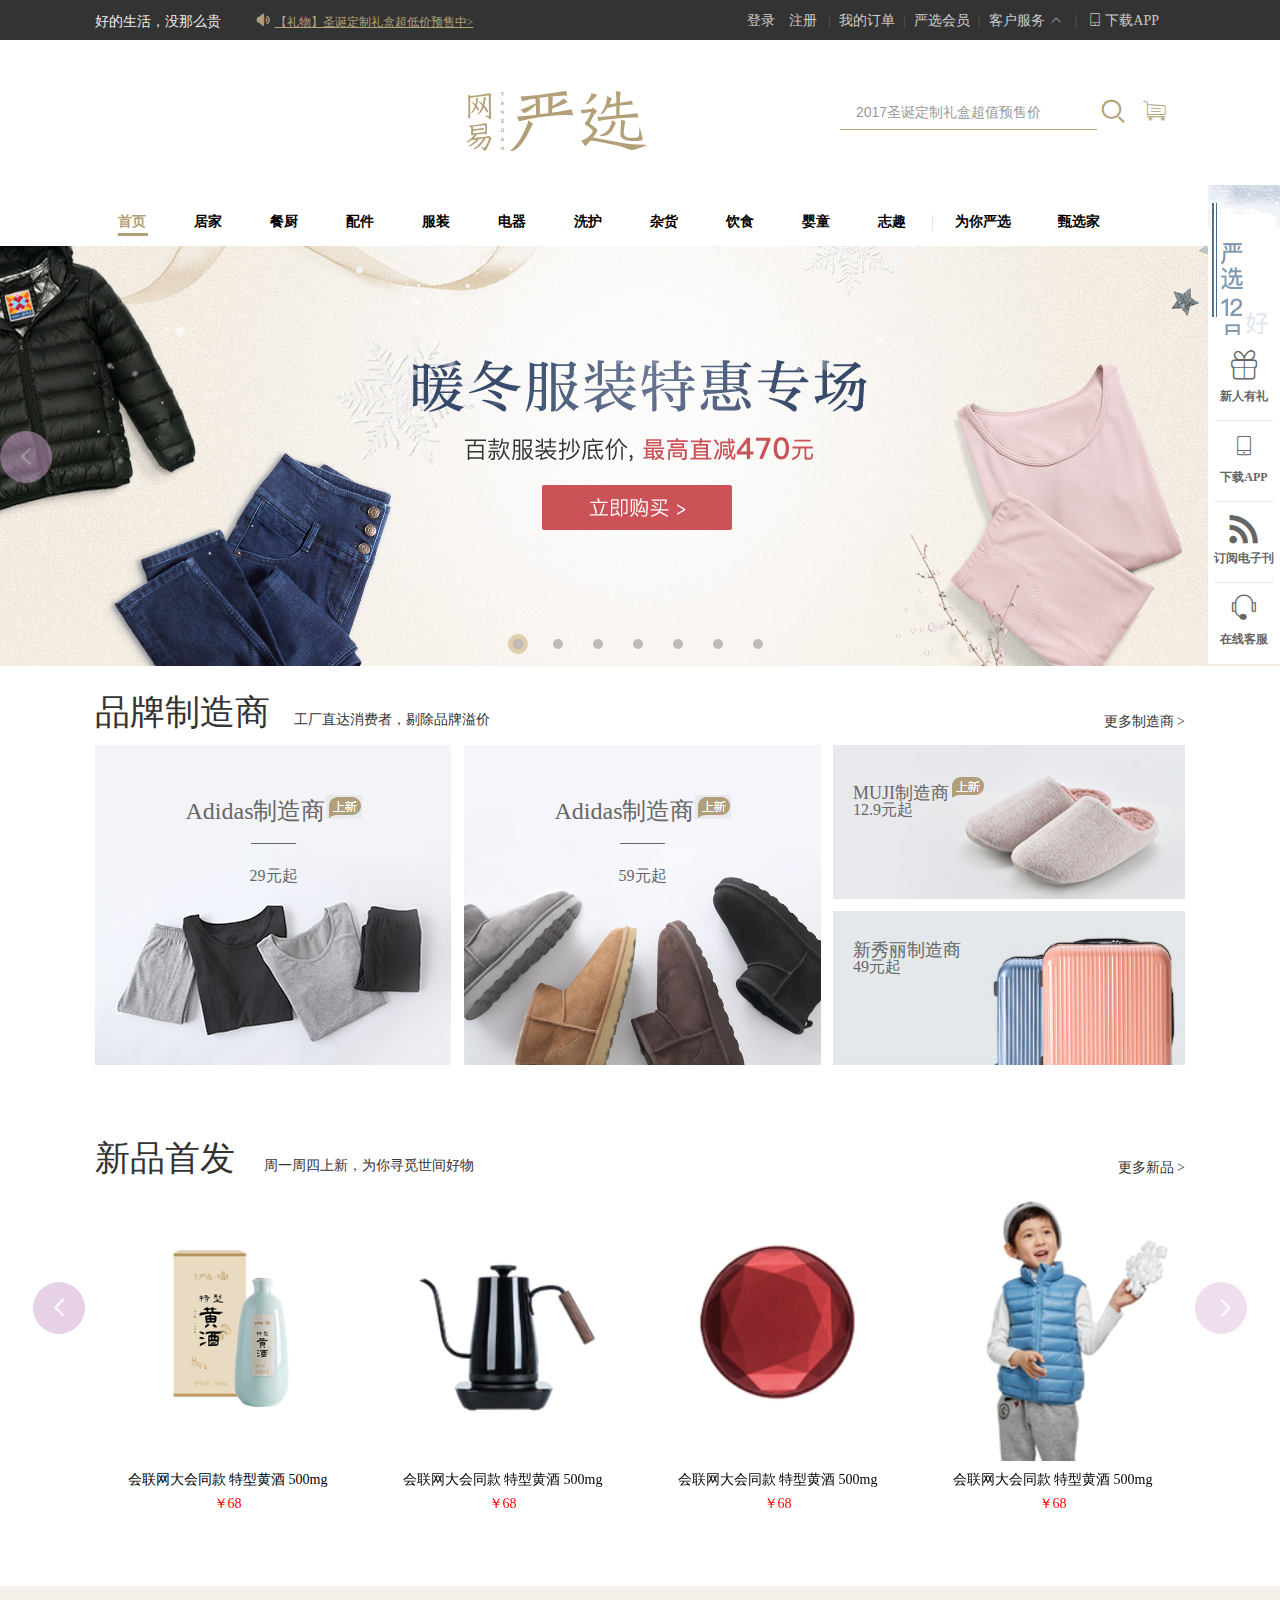
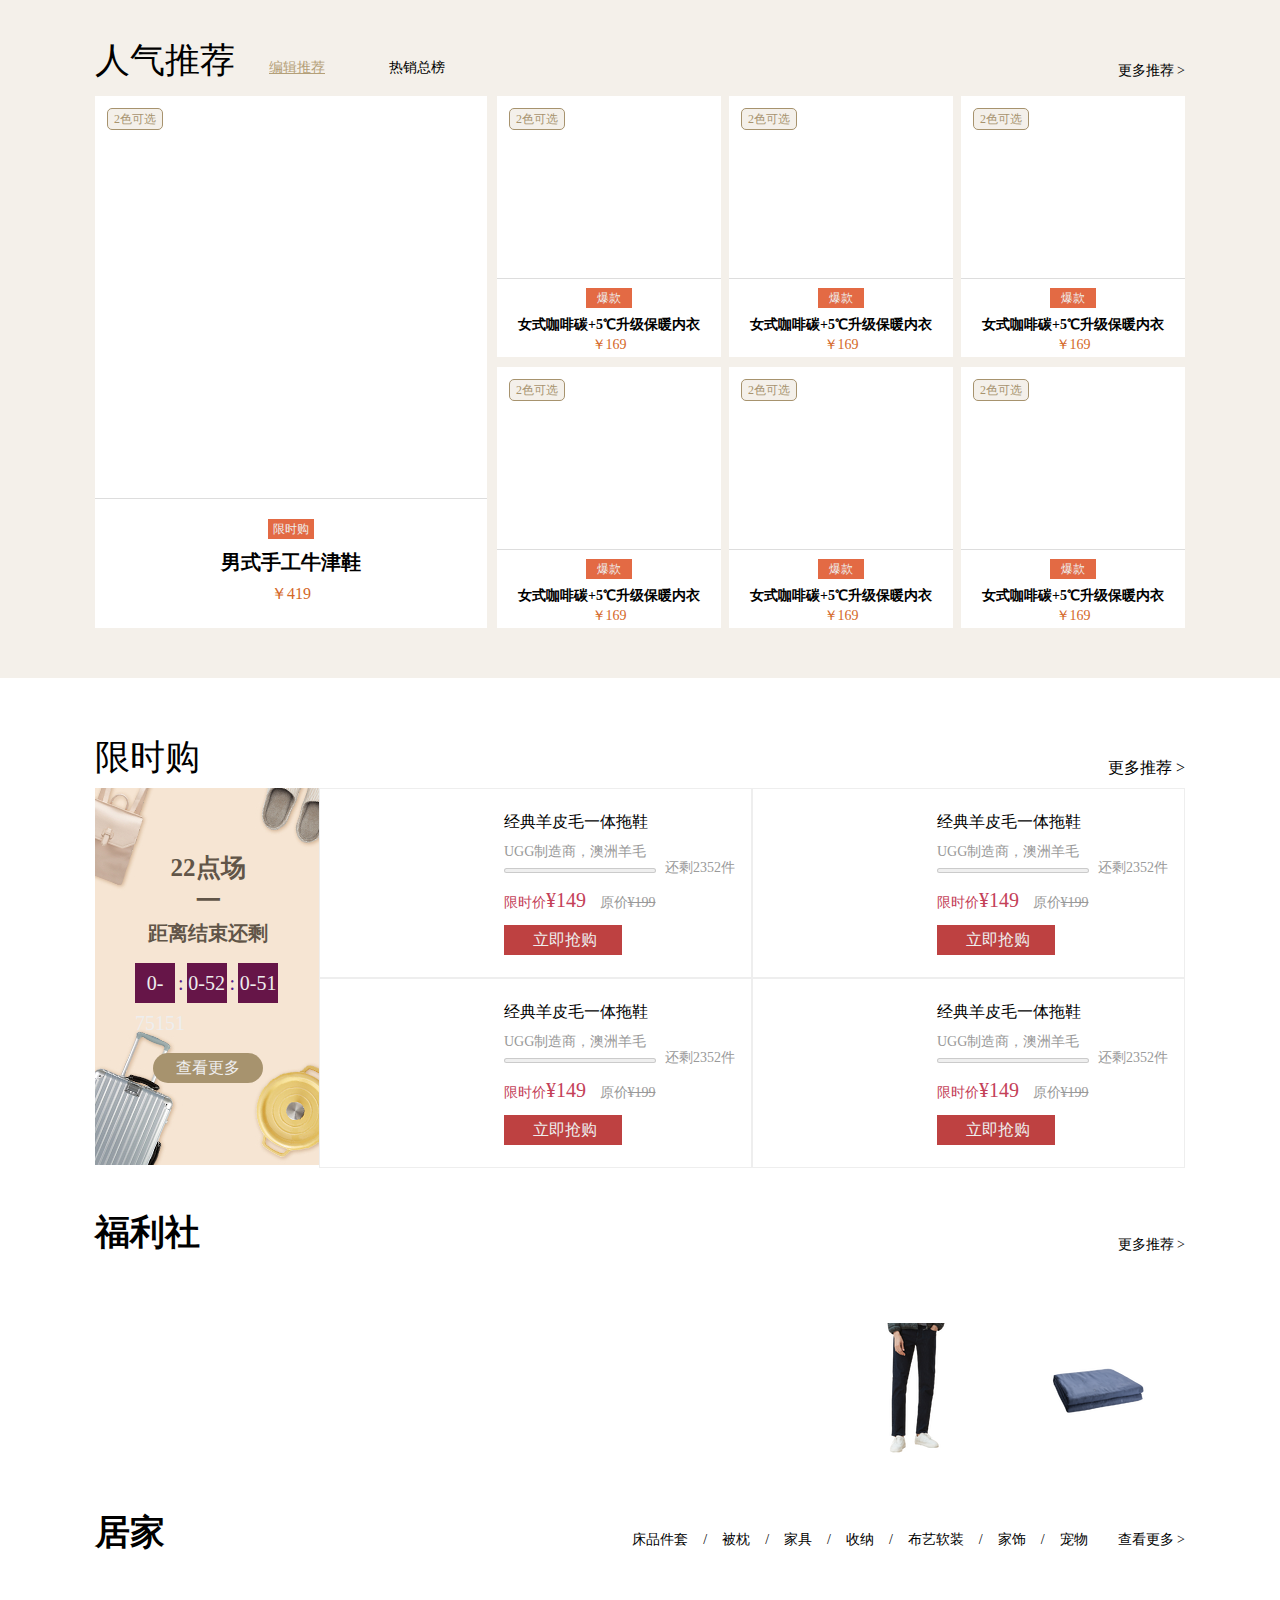
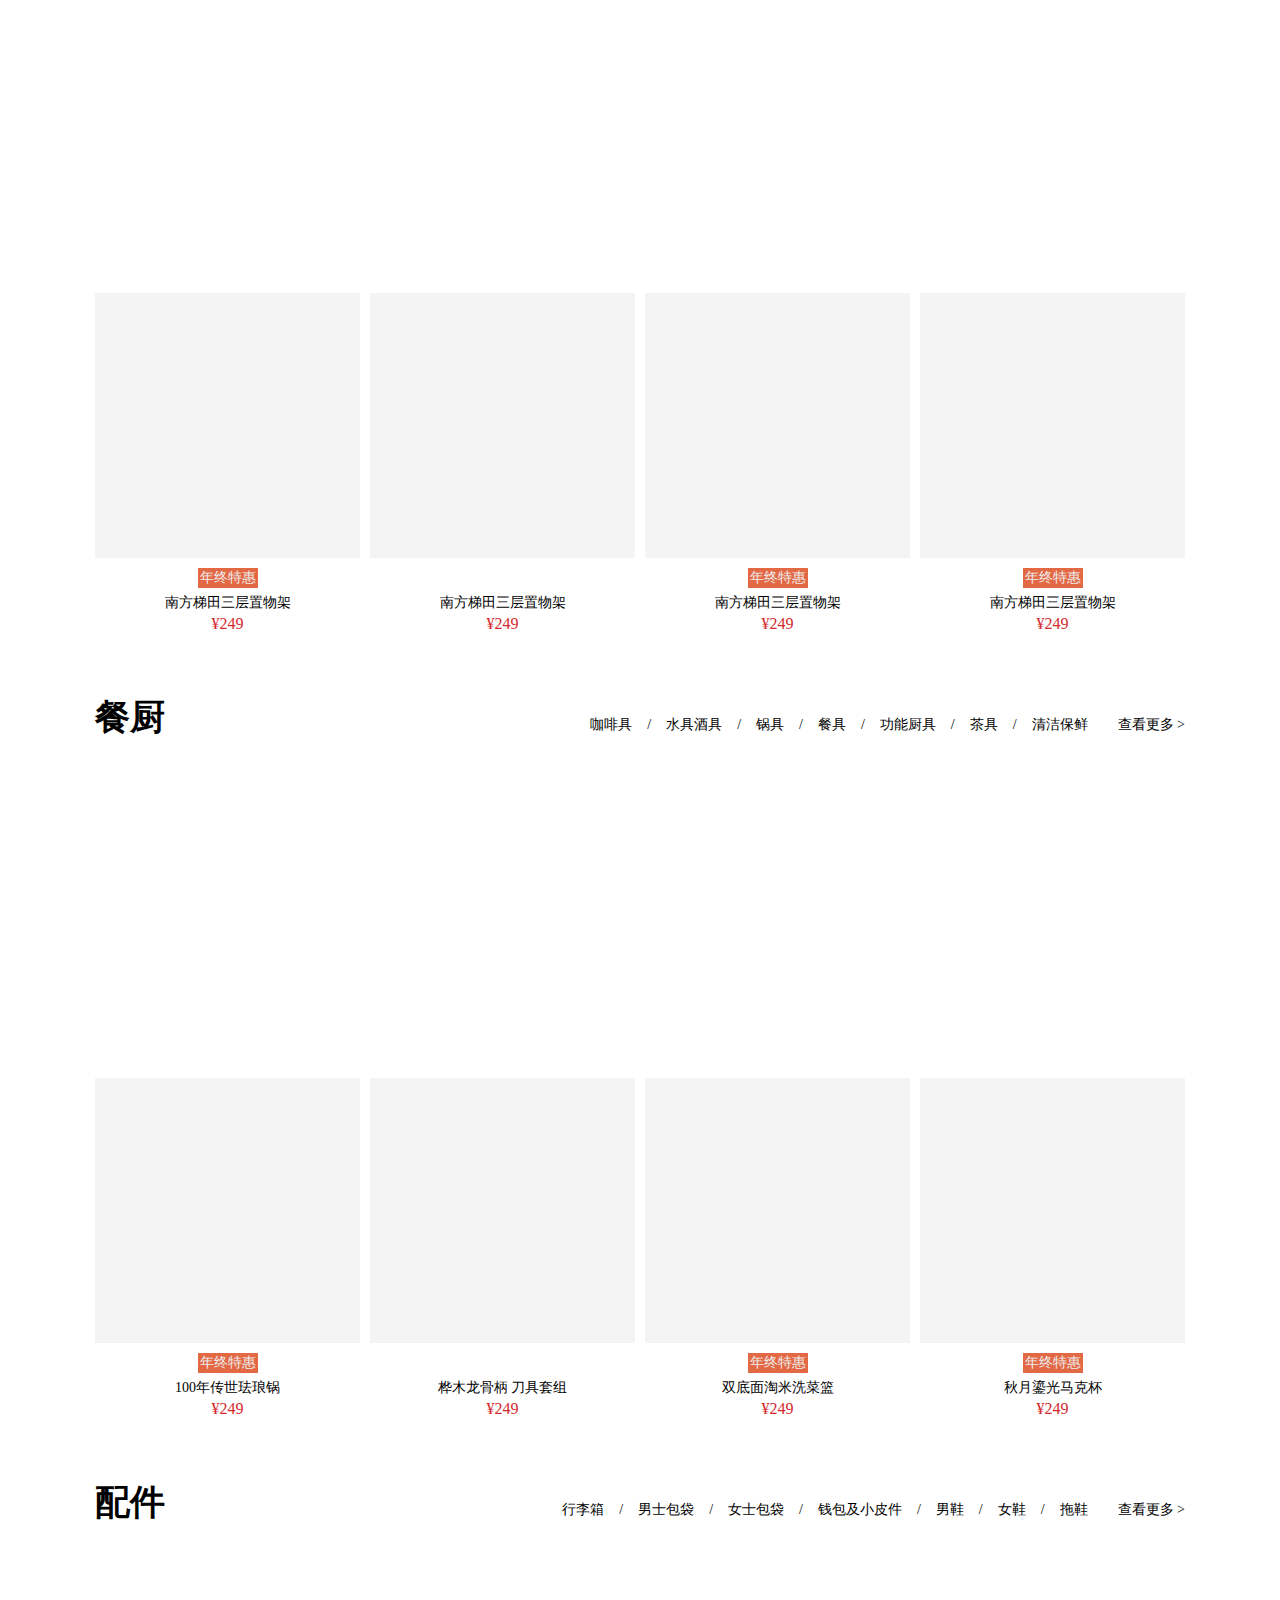
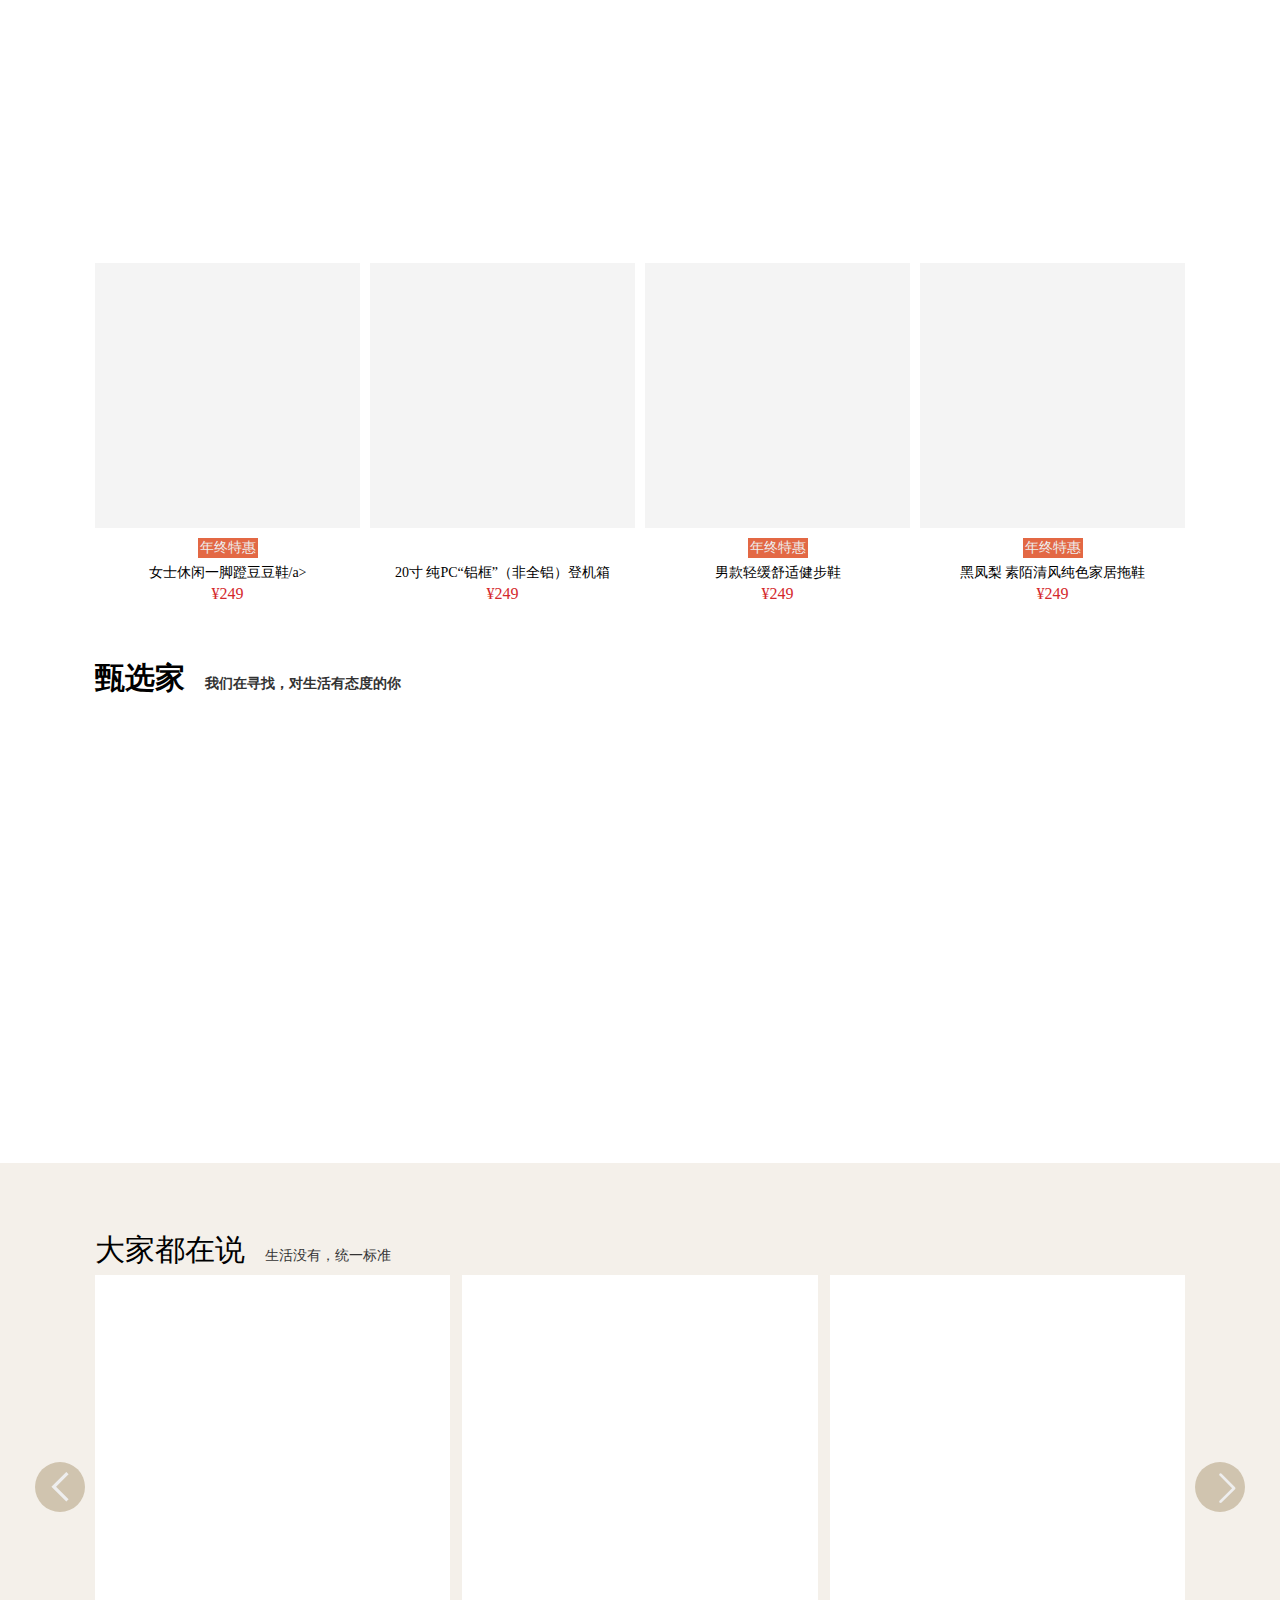
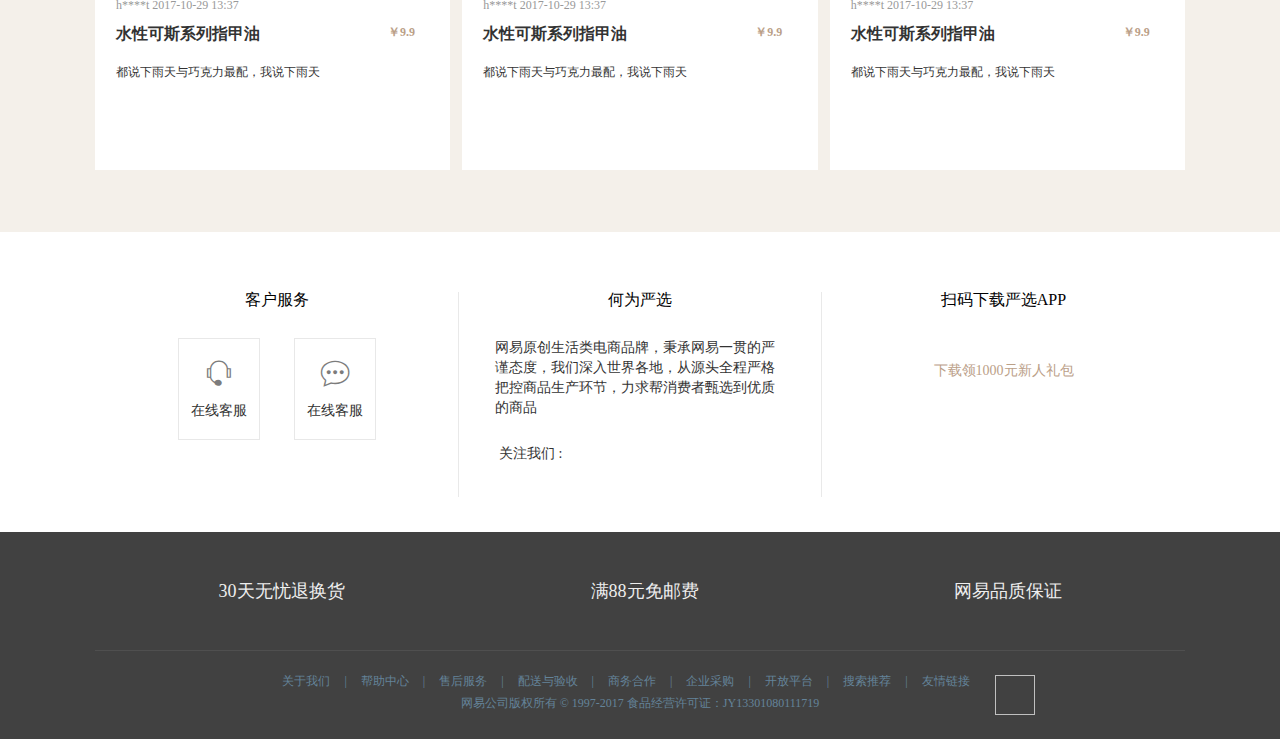
<file: index.html>
<!DOCTYPE html>
<html lang="en">
<head>
	<meta charset="UTF-8">
	<title>网易严选</title>
	<!-- <meta http-equiv="refresh" content="3"> -->
	<link rel="stylesheet" href="./assets/css/reset.css">
	<link rel="stylesheet" href="./assets/css/index.css">
	<link rel="stylesheet" href="./assets/fonts/iconfont.css" type="text/css">
	<link rel="stylesheet" href="./assets/css/swiper.min.css">
	<link rel="shortcut icon" href="./assets/images/icon.png" type="image/x-icon">
</head>
<body>
	<!--顶部导航栏strat-->		
	<div class="topbar">
		<div  class="container">			
			<div class="topbar-left">
				<a class="left-two" href="">好的生活，没那么贵</a>
				<a class="left-one" href="">
					<i class="iconfont icon-laba-copy"></i>
					<span>【礼物】圣诞定制礼盒超低价预售中></span>
				</a>
			</div>
			<div class="topbar-right">
				<a class="topbar-ri" href="">
					<span class="sp1">登录</span>
					<span>注册</span>
				</a>
				<a class="topbar-ri" href="">我的订单</a>
				<a class="topbar-ri" href="">严选会员</a>
				<a href="">企业采购</a>
				<div class="client">
					<a class="topbar-ri" href="">客户服务<i class="iconfont  icon-arrow-up1"></i></a>
					<ul class="client-item">
						<li><a href="">在线服务</a></li>
						<li><a href="">帮助中心</a></li>
						<li><a href="">商务合作</a></li>
						<li><a href="">开发平台</a></li>
					</ul>
				</div>
				<div class="app">					
					<a class="topbar-ri" href=""><i class="iconfont icon-shouji1"></i>下载APP</a>
					<div class="image">
						<img class="image-ja" data-src="./assets/images/fixed/1.png" alt="">
						<p>下载领1000元新人礼包</p>
					</div>
				</div>
			</div>
		</div>
	</div>
	<!--顶部导航栏end-->

	<div class="fix-gundong">
		<div class="scroll container">
			<a class="scroll-img" href=""><img class="image-ja" data-src="./assets/images/logo.png" alt=""></a>
			<ul class="scroll-log">
				<li><a href="">首页</a></li>
				<li><a href="">居家</a></li>
				<li><a href="">餐厨</a></li>
				<li><a href="">配件</a></li>
				<li><a href="">服装</a></li>
				<li><a href="">电器</a></li>
				<li><a href="">洗护</a></li>
				<li><a href="">杂货</a></li>
				<li><a href="">饮食</a></li>
				<li><a href="">婴童</a></li>
				<li><a href="">志趣</a></li>
			</ul>
			<div class="scroll-r">
				<a href="">登录</a>
				<a href="">注册</a>
				<a href=""><i class="iconfont icon-qicheqianlian-"></i></a>
			</div>
		</div>
	</div>
	<!--中间广告栏strat-->
	<div class="out-logo">
		<div class="logo container fixed-all">
			<div class="logo-top">		
				<a href=""><img class="image-ja" data-src="./assets/images/logo.png" alt=""></a>
				<div class="search">
					<input type="text" placeholder="2017圣诞定制礼盒超值预售价">
					<a class="sub" href=""><i class="iconfont icon-fangdajing"></i></a>
					<a class="car" href=""><i class="iconfont icon-qicheqianlian-"></i></a>
				</div>
			</div>
			<ul class="logobar">
				<li class="log-item"><a class="log-item-fir" href="">首页</a></li>
				<li class="log-item">
					<a class="log-item-a" href="">居家</a>
						<ul class="shop-down">
							<li class="shop-it"><a href=""><i class="iconfont icon-15bed"></i>床品件套</a></li>
							<li class="shop-it"><a href=""><i class="iconfont icon-Pillow"></i>床品件套</a></li>
							<li class="shop-it"><a href=""><i class="iconfont icon-jiaju"></i>床品件套</a></li>
							<li class="shop-it"><a href=""><i class="iconfont icon-shounaxiang"></i>床品件套</a></li>
							<li class="shop-it"><a href=""><i class="iconfont icon-04"></i>床品件套</a></li>
							<li class="shop-it"><a href=""><i class="iconfont icon-pencil"></i>床品件套</a></li>
							<li class="shop-it"><a href=""><i class="iconfont icon-hanfuwanAPPqiepian_shangcheng-nayiwan"></i>床品件套</a></li>
						</ul>
				</li>
				<li class="log-item">
					<a class="log-item-a" href="">餐厨</a>
					<ul class="shop-down">
						<li class="shop-it"><a href=""><i class="iconfont icon-15bed"></i>咖啡具</a></li>
						<li class="shop-it"><a href=""><i class="iconfont icon-Pillow"></i>咖啡具</a></li>
						<li class="shop-it"><a href=""><i class="iconfont icon-jiaju"></i>咖啡具</a></li>
						<li class="shop-it"><a href=""><i class="iconfont icon-shounaxiang"></i>咖啡具</a></li>
						<li class="shop-it"><a href=""><i class="iconfont icon-04"></i>咖啡具</a></li>
						<li class="shop-it"><a href=""><i class="iconfont icon-pencil"></i>咖啡具</a></li>
						<li class="shop-it"><a href=""><i class="iconfont icon-hanfuwanAPPqiepian_shangcheng-nayiwan"></i>咖啡具</a></li>
					</ul>
				</li>				
				<li class="log-item">
					<a class="log-item-a" href="">配件</a>
					<ul class="shop-down">
						<li class="shop-it"><a href=""><i class="iconfont icon-15bed"></i>行李箱</a></li>
						<li class="shop-it"><a href=""><i class="iconfont icon-Pillow"></i>行李箱</a></li>
						<li class="shop-it"><a href=""><i class="iconfont icon-jiaju"></i>行李箱</a></li>
						<li class="shop-it"><a href=""><i class="iconfont icon-shounaxiang"></i>行李箱</a></li>
						<li class="shop-it"><a href=""><i class="iconfont icon-04"></i>行李箱</a></li>
						<li class="shop-it"><a href=""><i class="iconfont icon-pencil"></i>行李箱</a></li>
						<li class="shop-it"><a href=""><i class="iconfont icon-hanfuwanAPPqiepian_shangcheng-nayiwan"></i>行李箱</a></li>
					</ul>
				</li>				
				<li class="log-item">
					<a class="log-item-a" href="">服装</a>
					<ul class="shop-down">
						<li class="shop-it"><a href=""><i class="iconfont icon-15bed"></i>毛衫</a></li>
						<li class="shop-it"><a href=""><i class="iconfont icon-Pillow"></i>毛衫</a></li>
						<li class="shop-it"><a href=""><i class="iconfont icon-jiaju"></i>毛衫</a></li>
						<li class="shop-it"><a href=""><i class="iconfont icon-shounaxiang"></i>毛衫</a></li>
						<li class="shop-it"><a href=""><i class="iconfont icon-04"></i>毛衫</a></li>
						<li class="shop-it"><a href=""><i class="iconfont icon-pencil"></i>毛衫</a></li>
						<li class="shop-it"><a href=""><i class="iconfont icon-hanfuwanAPPqiepian_shangcheng-nayiwan"></i>毛衫</a></li>
					</ul>
				</li>				
				<li class="log-item">
					<a class="log-item-a" href="">电器</a>
					<ul class="shop-down">
						<li class="shop-it"><a href=""><i class="iconfont icon-15bed"></i>生活电器</a></li>
						<li class="shop-it"><a href=""><i class="iconfont icon-Pillow"></i>生活电器</a></li>
						<li class="shop-it"><a href=""><i class="iconfont icon-jiaju"></i>生活电器</a></li>
						<li class="shop-it"><a href=""><i class="iconfont icon-shounaxiang"></i>生活电器</a></li>
						<li class="shop-it"><a href=""><i class="iconfont icon-04"></i>生活电器</a></li>
						<li class="shop-it"><a href=""><i class="iconfont icon-pencil"></i>生活电器</a></li>
						<li class="shop-it"><a href=""><i class="iconfont icon-hanfuwanAPPqiepian_shangcheng-nayiwan"></i>生活电器</a></li>
					</ul>
				</li>				
				<li class="log-item">
					<a class="log-item-a" href="">洗护</a>
					<ul class="shop-down">
						<li class="shop-it"><a href=""><i class="iconfont icon-15bed"></i>毛巾</a></li>
						<li class="shop-it"><a href=""><i class="iconfont icon-Pillow"></i>毛巾</a></li>
						<li class="shop-it"><a href=""><i class="iconfont icon-jiaju"></i>毛巾</a></li>
						<li class="shop-it"><a href=""><i class="iconfont icon-shounaxiang"></i>毛巾</a></li>
						<li class="shop-it"><a href=""><i class="iconfont icon-04"></i>毛巾</a></li>
						<li class="shop-it"><a href=""><i class="iconfont icon-pencil"></i>毛巾</a></li>
						<li class="shop-it"><a href=""><i class="iconfont icon-hanfuwanAPPqiepian_shangcheng-nayiwan"></i>毛巾</a></li>
					</ul>
				</li>				
				<li class="log-item">
					<a class="log-item-a" href="">杂货</a>
					<ul class="shop-down">
						<li class="shop-it"><a href=""><i class="iconfont icon-15bed"></i>糕点</a></li>
						<li class="shop-it"><a href=""><i class="iconfont icon-Pillow"></i>糕点</a></li>
						<li class="shop-it"><a href=""><i class="iconfont icon-jiaju"></i>糕点</a></li>
						<li class="shop-it"><a href=""><i class="iconfont icon-shounaxiang"></i>糕点</a></li>
						<li class="shop-it"><a href=""><i class="iconfont icon-04"></i>糕点</a></li>
						<li class="shop-it"><a href=""><i class="iconfont icon-pencil"></i>糕点</a></li>
						<li class="shop-it"><a href=""><i class="iconfont icon-hanfuwanAPPqiepian_shangcheng-nayiwan"></i>糕点</a></li>
					</ul>
				</li>				
				<li class="log-item">
					<a class="log-item-a" href="">饮食</a>
					<ul class="shop-down">
						<li class="shop-it"><a href=""><i class="iconfont icon-15bed"></i>婴幼儿服饰</a></li>
						<li class="shop-it"><a href=""><i class="iconfont icon-Pillow"></i>婴幼儿服饰</a></li>
						<li class="shop-it"><a href=""><i class="iconfont icon-jiaju"></i>婴幼儿服饰</a></li>
						<li class="shop-it"><a href=""><i class="iconfont icon-shounaxiang"></i>婴幼儿服饰</a></li>
						<li class="shop-it"><a href=""><i class="iconfont icon-04"></i>婴幼儿服饰</a></li>
						<li class="shop-it"><a href=""><i class="iconfont icon-pencil"></i>婴幼儿服饰</a></li>
						<li class="shop-it"><a href=""><i class="iconfont icon-hanfuwanAPPqiepian_shangcheng-nayiwan"></i>婴幼儿服饰</a></li>
					</ul>
				</li>				
				<li class="log-item">
					<a class="log-item-a" href="">婴童</a>
					<ul class="shop-down">
						<li class="shop-it"><a href=""><i class="iconfont icon-15bed"></i>唱片</a></li>
						<li class="shop-it"><a href=""><i class="iconfont icon-Pillow"></i>唱片</a></li>
						<li class="shop-it"><a href=""><i class="iconfont icon-jiaju"></i>唱片</a></li>
						<li class="shop-it"><a href=""><i class="iconfont icon-shounaxiang"></i>唱片</a></li>
						<li class="shop-it"><a href=""><i class="iconfont icon-04"></i>唱片</a></li>
						<li class="shop-it"><a href=""><i class="iconfont icon-pencil"></i>唱片</a></li>
						<li class="shop-it"><a href=""><i class="iconfont icon-hanfuwanAPPqiepian_shangcheng-nayiwan"></i>唱片</a></li>
					</ul>
				</li>				
				<li class="log-item">
					<a class="log-item-a" href="">志趣</a>
					<ul class="shop-down">
						<li class="shop-it"><a href=""><i class="iconfont icon-15bed"></i>唱片</a></li>
						<li class="shop-it"><a href=""><i class="iconfont icon-Pillow"></i>唱片</a></li>
						<li class="shop-it"><a href=""><i class="iconfont icon-jiaju"></i>唱片</a></li>
						<li class="shop-it"><a href=""><i class="iconfont icon-shounaxiang"></i>唱片</a></li>
						<li class="shop-it"><a href=""><i class="iconfont icon-04"></i>唱片</a></li>
						<li class="shop-it"><a href=""><i class="iconfont icon-pencil"></i>唱片</a></li>
						<li class="shop-it"><a href=""><i class="iconfont icon-hanfuwanAPPqiepian_shangcheng-nayiwan"></i>唱片</a></li>
					</ul>
				</li>	
				<li class="log-item-lin">|</li>
				<li class="log-item">
					<a class="log-item-a" href="">为你严选</a>
					<ul class="shop-down">
						<li class="shop-it"><a href=""><i class="iconfont icon-15bed"></i>严选推荐</a></li>
						<li class="shop-it"><a href=""><i class="iconfont icon-Pillow"></i>严选推荐</a></li>
						<li class="shop-it"><a href=""><i class="iconfont icon-jiaju"></i>严选推荐</a></li>
						<li class="shop-it"><a href=""><i class="iconfont icon-shounaxiang"></i>严选推荐</a></li>
						<li class="shop-it"><a href=""><i class="iconfont icon-04"></i>严选推荐</a></li>
						<li class="shop-it"><a href=""><i class="iconfont icon-pencil"></i>严选推荐</a></li>
						<li class="shop-it"><a href=""><i class="iconfont icon-hanfuwanAPPqiepian_shangcheng-nayiwan"></i>严选推荐</a></li>
					</ul>
				</li>

				<li class="log-item">
					<a class="log-item-a" href="">甄选家</a>
					<ul class="shop-down">
						<li class="shop-it"><a href=""><i class="iconfont icon-15bed"></i>建议征集</a></li>
						<li class="shop-it"><a href=""><i class="iconfont icon-Pillow"></i>建议征集</a></li>
						<li class="shop-it"><a href=""><i class="iconfont icon-jiaju"></i>建议征集</a></li>
						<li class="shop-it"><a href=""><i class="iconfont icon-shounaxiang"></i>建议征集</a></li>
						<li class="shop-it"><a href=""><i class="iconfont icon-04"></i>建议征集</a></li>
						<li class="shop-it"><a href=""><i class="iconfont icon-pencil"></i>建议征集</a></li>
						<li class="shop-it"><a href=""><i class="iconfont icon-hanfuwanAPPqiepian_shangcheng-nayiwan"></i>建议征集</a></li>
					</ul>
				</li>
			</ul>
		</div>	
	</div>
	<!--中间广告栏end-->
	<!--轮播图start--> 
	<div class="swriper fixed-all">
		<ul class="swriper-img">
			<li class="active"><a href="list.html" target="_blank"><img class="image-ja" data-src="./assets/images/lunb/lun-1.jpg" alt=""></a></li>
			<li><a href="list.html" target="_blank"><img class="image-ja" data-src="./assets/images/lunb/lun-2.jpg" alt=""></a></li>
			<li><a href="list.html" target="_blank"><img class="image-ja" data-src="./assets/images/lunb/lun-3.jpg" alt=""></a></li>
			<li><a href="list.html" target="_blank"><img class="image-ja" data-src="./assets/images/lunb/lun-4.jpg" alt=""></a></li>
			<li><a href="list.html" target="_blank"><img class="image-ja" data-src="./assets/images/lunb/lun-5.jpg" alt=""></a></li>
			<li><a href="list.html" target="_blank"><img class="image-ja" data-src="./assets/images/lunb/lun-6.jpg" alt=""></a></li>
			<li><a href="list.html" target="_blank"><img class="image-ja" data-src="./assets/images/lunb/lun-7.jpg" alt=""></a></li>
		</ul>
		<div class="btn-container">
			<div class="swriper-l"><i class="iconfont icon-arrow-right"></i></div>	
			<div class="swriper-r"><i class="iconfont icon-arrow1"></i></div>
		</div>
		
		<ol class="swriper-num">
			<li class="active"></li>
			<li></li> 
			<li></li>
			<li></li>
			<li></li>
			<li></li>
			<li></li>
		</ol>
	</div>
	<!--轮播图end-->
	<!--右侧固定导航栏strat-->
	<div class="right-fix fixed-all">
		<a class="fix-img" href=""><img class="image-ja" data-src="./assets/images/fixed/1.gif" alt=""></a>
		<ul class="content">
			<li class="item-bor"><a href=""><i class="iconfont icon-libao"></i><p>新人有礼</p></a></li>
			<li class="item-1 item-bor">
				<a href=""><i class="iconfont icon-shouji1"></i><p>下载APP</p></a>
				<div class="cont">
					<h3 class="price">
						<span class="price-1">￥</span>
						<span class="price-4">1000</span>
						<span class="price-2">新人</span>
						<span class="price-3">现金礼</span>
					</h3>
					<img class="image-ja" data-src="./assets/images/fixed/1.png" alt="">
					<span class="cont-1">立即扫码</span>
					<span class="cont-2">下载APP扫码</span>
				</div>
			</li>
			<li class="item-2 item-bor">
				<a href=""><i class="iconfont icon-xinhao"></i><p>订阅电子刊</p></a>
				<div class="cont-2">
					<h3>严选生活美学<span class="right-x">X</span></h3>
					<p>订阅电子刊，第一时间获取严选最新资讯</p>
					<div class="sear">
						<input class="tex" type="text" placeholder="输入您电子邮件">
						<input class="sub" type="submit" value="立即订阅">
					</div>
					<ul class="cont-fl">
						<li><i class="iconfont icon-pencil"></i>专属优惠</li>
						<li><i class="iconfont icon-huangguan"></i>尊享优先购</li>
						<li><i class="iconfont icon-bao"></i>好货不错过</li>
					</ul>
				</div>
			</li>
			<li class="item-bor"><a href=""><i class="iconfont icon-erji"></i><p>在线客服</p></a></li>
		</ul>
		<div class="goback">
			<i class="iconfont icon-arrow-up1"></i><p>回顶部</p>
		</div>
	</div>
	<!--右侧固定导航栏end-->
	<!--品牌制造strat-->
	<div class="manufacture container fixed-all">
		<h3 class="manu-head">
			<a class="ma-tit" href="">品牌制造商</a>
			<span>工厂直达消费者，剔除品牌溢价</span>
			<a class="ma-lin" href="">更多制造商 ></a>
		</h3>
		<ul class="manu-content">
			<li class="nu-item">
				<a href=""><img class="imga" src="./assets/images/zhizao/1.jpg" alt=""></a>
				<a class="manu-cont" href="">
					<h3>Adidas制造商<span><img class="image-ja" data-src="./assets/images/zhizao/shangxin.png" alt=""></span></h3>
					<span class="line"></span>
					<p class="price">29元起</p>
				</a>
			</li>	
			<li class="nu-item">
				<a href=""><img class="imga" src="./assets/images/zhizao/2.jpg" alt=""></a>
				<a class="manu-cont" href="">
					<h3>Adidas制造商<span><img class="image-ja" data-src="./assets/images/zhizao/shangxin.png" alt=""></span></h3>
					<span class="line"></span>
					<p class="price">59元起</p>
				</a>
			</li>		

			<li class="nu-item1">
				<a href=""><img class="imga" src="./assets/images/zhizao/4.jpg" alt=""></a>
				<a class="manu-cont" href="">
					<h3>MUJI制造商<span><img class="image-ja" data-src="./assets/images/zhizao/shangxin.png" alt=""></span></h3>
					<span class="line"></span>
					<p class="price">12.9元起</p>
				</a>
			</li>
			<li class="nu-item1 nu-item2">
				<a  href=""><img class="imga" src="./assets/images/zhizao/3.jpg" alt=""></a>
				<a class="manu-cont" href="">
					<h3>新秀丽制造商<span><img class="image-ja" data-src="./assets/images/zhizao/shangxin.png" alt=""></span></h3>
					<span class="line"></span>
					<p class="price">49元起</p>
				</a>
			</li>	
		</ul>
	</div>
	<!--品牌制造end-->
	<!--新品首发strat-->
	<div class="product container fixed-all">
		<h3 class="manu-head">
			<a class="ma-tit" href="">新品首发</a>
			<span>周一周四上新，为你寻觅世间好物</span>
			<a class="ma-lin" href="">更多新品 ></a>
		</h3>
		<div class="pro-cont swiper-container">
			<ul class="pro-duct swiper-wrapper">
				<li class="pro-item swiper-slide">
					<div class="img">	
						<a href=""><img class="pro-block"  src="./assets/images/product/1-1.png" alt=""></a>
						<a href=""><img class="pro-none" src="./assets/images/product/2-1.jpg" alt=""></a>
					</div>
					<div class="content active">
						<h3 class="tit"><a href="">会联网大会同款 特型黄酒 500mg</a></h3>
						<p class="price">￥68</p>
					</div>
				</li>			
				<li class="pro-item swiper-slide">
					<div class="img">	
						<a href=""><img class="pro-block"  src="./assets/images/product/1-2.png" alt=""></a>
						<a href=""><img class="pro-none" src="./assets/images/product/2-2.jpg" alt=""></a>
					</div>
					<div class="content">
						<h3 class="tit"><a href="">会联网大会同款 特型黄酒 500mg</a></h3>
						<p class="price">￥68</p>
					</div>
				</li>				
				<li class="pro-item swiper-slide">
					<div class="img">	
						<a href=""><img class="pro-block"  src="./assets/images/product/1-3.png" alt=""></a>
						<a href=""><img class="pro-none" src="./assets/images/product/2-3.jpg" alt=""></a>
					</div>
					<div class="content">
						<h3 class="tit"><a href="">会联网大会同款 特型黄酒 500mg</a></h3>
						<p class="price">￥68</p>
					</div>
				</li>				
				<li class="pro-item swiper-slide">
					<div class="img">	
						<a href=""><img class="pro-block"  src="./assets/images/product/1-4.png" alt=""></a>
						<a href=""><img class="pro-none" src="./assets/images/product/2-5.jpg" alt=""></a>
					</div>
					<div class="content">
						<h3 class="tit"><a href="">会联网大会同款 特型黄酒 500mg</a></h3>
						<p class="price">￥68</p>
					</div>
				</li>				
				<li class="pro-item swiper-slide">
					<div class="img">	
						<a href=""><img class="pro-block"  src="./assets/images/product/1-5.png" alt=""></a>
						<a href=""><img class="pro-none" src="./assets/images/product/2-6.jpg" alt=""></a>
					</div>
					<div class="content">
						<h3 class="tit"><a href="">会联网大会同款 特型黄酒 500mg</a></h3>
						<p class="price">￥68</p>
					</div>
				</li>				
				<li class="pro-item swiper-slide">
					<div class="img">	
						<a href=""><img class="pro-block"  src="./assets/images/product/1-6.png" alt=""></a>
						<a href=""><img class="pro-none" src="./assets/images/product/2-7.jpg" alt=""></a>
					</div>
					<div class="content">
						<h3 class="tit"><a href="">会联网大会同款 特型黄酒 500mg</a></h3>
						<p class="price">￥68</p>
					</div>
				</li>				
				<li class="pro-item swiper-slide">
					<div class="img">	
						<a href=""><img class="pro-block"  src="./assets/images/product/1-7.png" alt=""></a>
						<a href=""><img class="pro-none" src="./assets/images/product/2-8.jpg" alt=""></a>
					</div>
					<div class="content">
						<h3 class="tit"><a href="">会联网大会同款 特型黄酒 500mg</a></h3>
						<p class="price">￥68</p>
					</div>
				</li>				
				<li class="pro-item swiper-slide">
					<div class="img">	
						<a href=""><img class="pro-block"  src="./assets/images/product/1-8.png" alt=""></a>
						<a href=""><img class="pro-none" src="./assets/images/product/2-9.jpg" alt=""></a>
					</div>
					<div class="content">
						<h3 class="tit"><a href="">会联网大会同款 特型黄酒 500mg</a></h3>
						<p class="price">￥68</p>
					</div>
				</li>					
				<li class="pro-item swiper-slide">
					<div class="img">	
						<a href=""><img class="pro-block"  src="./assets/images/product/1-9.png" alt=""></a>
						<a href=""><img class="pro-none" src="./assets/images/product/2-10.jpg" alt=""></a>
					</div>
					<div class="content">
						<h3 class="tit"><a href="">会联网大会同款 特型黄酒 500mg</a></h3>
						<p class="price">￥68</p>
					</div>
				</li>					
				<li class="pro-item swiper-slide">
					<div class="img">	
						<a href=""><img class="pro-block"  src="./assets/images/product/1-10.png" alt=""></a>
						<a href=""><img class="pro-none" src="./assets/images/product/2-11.jpg" alt=""></a>
					</div>
					<div class="content">
						<h3 class="tit"><a href="">会联网大会同款 特型黄酒 500mg</a></h3>
						<p class="price">￥68</p>
					</div>
				</li>					
				<li class="pro-item swiper-slide">
					<div class="img">	
						<a href=""><img class="pro-block"  src="./assets/images/product/1-11.png" alt=""></a>
						<a href=""><img class="pro-none" src="./assets/images/product/2-12.jpg" alt=""></a>
					</div>
					<div class="content">
						<h3 class="tit"><a href="">会联网大会同款 特型黄酒 500mg</a></h3>
						<p class="price">￥68</p>
					</div>
				</li>					
				<li class="pro-item swiper-slide">
					<div class="img">	
						<a href=""><img class="pro-block"  src="./assets/images/product/1-12.png" alt=""></a>
						<a href=""><img class="pro-none" src="./assets/images/product/2-4.jpg" alt=""></a>
					</div>
					<div class="content">
						<h3 class="tit"><a href="">会联网大会同款 特型黄酒 500mg</a></h3>
						<p class="price">￥68</p>
					</div>
				</li>						
			</ul>
		</div>
		<div class="pro-dericte pro-l swiper-button-prev"><i class="iconfont icon-arrow-right"></i></div>	
		<div class="pro-dericte pro-r swiper-button-next"><i class="iconfont icon-arrow1"></i></div>
	</div>

	<!--新品首发end-->
	<!--人气推荐start-->
	<div class="mid-content fixed-all">
		<div class="popularity container">
			<h3 class="title">
				<a class="po-tit1" href="">人气推荐</a>
				<a class="po-tit2" href="">编辑推荐</a>
				<a class="po-tit3" href="">热销总榜</a>
				<a class="po-tit4" href="">更多推荐 ></a>
			</h3>
			<ul class="popularity-cont">
				<li class="popular-item">
					<div class="popular-item1">
						<a class="popular-1a" href="">
							<img class="image-ja" data-src="./assets/images/popularity/1.png" alt="">
							<span>2色可选</span>
						</a>
					</div>
					<div class="popular-item2">
						<p class="popu-sp"><span>限时购</span></p>
						<h3 class="popu-a"><a href="">男式手工牛津鞋</a></h3>
						<P class="price">￥419</P>
					</div>
				</li>	
				<li class="popular-item5">
					<div class="popular-item3">
						<a class="popular-3a" href="">
							<img class="image-ja" data-src="./assets/images/popularity/2.png" alt="">
							<span>2色可选</span>
						</a>
					</div>
					<div class="popular-item4">
						<p class="popu-sp4"><span>爆款</span></p>
						<h3 class="popu-a4"><a href="">女式咖啡碳+5℃升级保暖内衣</a></h3>
						<P class="price4">￥169</P>
					</div>
				</li>			
				<li class="popular-item5">
					<div class="popular-item3">
						<a class="popular-3a" href="">
							<img class="image-ja" data-src="./assets/images/popularity/3.png" alt="">
							<span>2色可选</span>
						</a>
					</div>
					<div class="popular-item4">
						<p class="popu-sp4"><span>爆款</span></p>
						<h3 class="popu-a4"><a href="">女式咖啡碳+5℃升级保暖内衣</a></h3>
						<P class="price4">￥169</P>
					</div>
				</li>		
				<li class="popular-item5 popular-right">
					<div class="popular-item3">
						<a class="popular-3a" href="">
							<img class="image-ja" data-src="./assets/images/popularity/4.png" alt="">
							<span>2色可选</span>
						</a>
					</div>
					<div class="popular-item4">
						<p class="popu-sp4"><span>爆款</span></p>
						<h3 class="popu-a4"><a href="">女式咖啡碳+5℃升级保暖内衣</a></h3>
						<P class="price4">￥169</P>
					</div>
				</li>				
				<li class="popular-item5">
					<div class="popular-item3">
						<a class="popular-3a" href="">
							<img class="image-ja" data-src="./assets/images/popularity/5.png" alt="">
							<span>2色可选</span>
						</a>
					</div>
					<div class="popular-item4">
						<p class="popu-sp4"><span>爆款</span></p>
						<h3 class="popu-a4"><a href="">女式咖啡碳+5℃升级保暖内衣</a></h3>
						<P class="price4">￥169</P>
					</div>
				</li>				
				<li class="popular-item5">
					<div class="popular-item3">
						<a class="popular-3a" href="">
							<img class="image-ja" data-src="./assets/images/popularity/6.jpg" alt="">
							<span>2色可选</span>
						</a>
					</div>
					<div class="popular-item4">
						<p class="popu-sp4"><span>爆款</span></p>
						<h3 class="popu-a4"><a href="">女式咖啡碳+5℃升级保暖内衣</a></h3>
						<P class="price4">￥169</P>
					</div>
				</li>				
				<li class="popular-item5 popular-right">
					<div class="popular-item3">
						<a class="popular-3a" href="">
							<img class="image-ja" data-src="./assets/images/popularity/7.png" alt="">
							<span>2色可选</span>
						</a>
					</div>
					<div class="popular-item4">
						<p class="popu-sp4"><span>爆款</span></p>
						<h3 class="popu-a4"><a href="">女式咖啡碳+5℃升级保暖内衣</a></h3>
						<P class="price4">￥169</P>
					</div>
				</li>

			</ul>
		</div>
	</div>

	<!--人气推荐end-->


	<!--限时购strat-->
	<div class="sj-shop container fixed-all">
		<h3 class="title">
			<a class="sj-tit1" href="">限时购</a>
			<a class="sj-tit4" href="">更多推荐 ></a>
		</h3>
		<ul class="sj-content">
			<li class="sj-item1">
				<a href="">
					<h3 class="sj-itl">22点场</h3>
					<p class="sj-itline">一</p>
					<p class="sj-itend">距离结束还剩</p>
					<p class="sj-ittime"><span class="time1">11</span><span class="time4">:</span><span class="time2">43</span><span class="time4">:</span><span class="time3">14</span></p>
					<p class="sj-itmore">查看更多</p>
				</a>
			</li>
			<li class="sj-item2">
				<div class="sj-it-l">
					<a href=""><img class="image-ja" data-src="./assets/images/sj-shop/3.png" alt=""></a>
				</div>
				<div class="sj-it-r">
					<h3><a href="">经典羊皮毛一体拖鞋</a></h3>
					<p class="it-cont">UGG制造商，澳洲羊毛</p>
					<p class="length-p">
						<meter class="length-r"></meter>
						<span>还剩2352件</span>
					</p>
					<p class="price">限时价<span class="pri-1">¥149</span>
						<span class="pri-2">原价<del>¥199</del></span>
					</p>
					<p class="btn-f"><a href="">立即抢购</a></p>
				</div>
			</li>	
			<li class="sj-item2">
				<div class="sj-it-l">
					<a href=""><img class="image-ja" data-src="./assets/images/sj-shop/4.png" alt=""></a>
				</div>
				<div class="sj-it-r">
					<h3><a href="">经典羊皮毛一体拖鞋</a></h3>
					<p class="it-cont">UGG制造商，澳洲羊毛</p>
					<p class="length-p">
						<meter class="length-r"></meter>
						<span>还剩2352件</span>
					</p>
					<p class="price">限时价<span class="pri-1">¥149</span>
						<span class="pri-2">原价<del>¥199</del></span>
					</p>
					<p class="btn-f"><a href="">立即抢购</a></p>
				</div>
			</li>	

			<li class="sj-item2">
				<div class="sj-it-l">
					<a href=""><img class="image-ja" data-src="./assets/images/sj-shop/5.jpg" alt=""></a>
				</div>
				<div class="sj-it-r">
					<h3><a href="">经典羊皮毛一体拖鞋</a></h3>
					<p class="it-cont">UGG制造商，澳洲羊毛</p>
					<p class="length-p">
						<meter class="length-r"></meter>
						<span>还剩2352件</span>
					</p>
					<p class="price">限时价<span class="pri-1">¥149</span>
						<span class="pri-2">原价<del>¥199</del></span>
					</p>
					<p class="btn-f"><a href="">立即抢购</a></p>
				</div>
			</li>
			<li class="sj-item2">
				<div class="sj-it-l">
					<a href=""><img class="image-ja" data-src="./assets/images/sj-shop/6.png" alt=""></a>
				</div>
				<div class="sj-it-r">
					<h3><a href="">经典羊皮毛一体拖鞋</a></h3>
					<p class="it-cont">UGG制造商，澳洲羊毛</p>
					<p class="length-p">
						<meter class="length-r"></meter>
						<span>还剩2352件</span>
					</p>
					<p class="price">限时价<span class="pri-1">¥149</span>
						<span class="pri-2">原价<del>¥199</del></span>
					</p>
					<p class="btn-f"><a href="">立即抢购</a></p>
				</div>
			</li>


		</ul>
	</div>

	<!--限时购end-->
	<!--福利社strat-->
	<div class="welfare container fixed-all">
		<h3 class="wel-title">
			<a class="wel-tit1" href="">福利社</a>
			<a class="wel-tit4" href="">更多推荐 ></a>
		</h3>
		<ul class="wel-content">
			<li class="wel-item1"><a href=""><img class="image-ja" data-src="./assets/images/welfare/1.png" alt=""></a></li>
			<li class="wel-item1"><a href=""><img class="image-ja" data-src="./assets/images/welfare/2.png" alt=""></a></li>
			<li class="wel-item2"><a href="">
				<img class="image-ja" data-src="./assets/images/welfare/5.png" alt="">
				<img class="img-ab" src="./assets/images/welfare/3.png" alt="">
			</a></li>			
			<li class="wel-item2 wel-item-r"><a href="">
				<img class="image-ja" data-src="./assets/images/welfare/6.png" alt="">
				<img class="img-ab" src="./assets/images/welfare/4.png" alt="">
			</a></li>
		</ul>
	</div>

	<!--福利社end-->
	<!--居家strat-->
	<div class="home container fixed-all">
		<div class="home-cont">
			<a class="home-tit" href="">居家</a>
			<a class="home-tit-r" href="">查看更多 ></a>
			<div class="home-chang">
				<a href="">床品件套</a>
				<a href="">被枕</a>
				<a href="">家具</a>
				<a href="">收纳</a>
				<a href="">布艺软装</a>
				<a href="">家饰</a>
				<a href="">宠物</a>
			</div>
		</div>
		<ul class="hm-content">
			<li class="home-item1">
				<a href=""><img class="image-ja" data-src="./assets/images/home/1.jpg" alt=""></a>
			</li>
			<li class="home-item2">
				<a class="item2-img" href=""><img class="image-ja" data-src="./assets/images/home/2.png" alt=""></a>
				<div class="home-it2">
					<p class="home-sp"><span>年终特惠</span></p>
					<h3><a href="">南方梯田三层置物架</a></h3>
					<p>¥249</p>
				</div>
			</li>		
			<li class="home-item2">
				<a class="item2-img" href=""><img class="image-ja" data-src="./assets/images/home/2.jpg" alt=""></a>
				<div class="home-it2">
					<p class="home-sp"></p>
					<h3><a href="">南方梯田三层置物架</a></h3>
					<p>¥249</p>
				</div>
			</li>			
			<li class="home-item2">
				<a class="item2-img" href=""><img class="image-ja" data-src="./assets/images/home/3.png" alt=""></a>
				<div class="home-it2">
					<p class="home-sp"><span>年终特惠</span></p>
					<h3><a href="">南方梯田三层置物架</a></h3>
					<p>¥249</p>
				</div>
			</li>			
			<li class="home-item2 home-it-ri">
				<a class="item2-img" href=""><img class="image-ja" data-src="./assets/images/home/4.png" alt=""></a>
				<div class="home-it2">
					<p class="home-sp"><span>年终特惠</span></p>
					<h3><a href="">南方梯田三层置物架</a></h3>
					<p>¥249</p>
				</div>
			</li>	
		</ul>
	</div>

	<!--居家end-->

	<!--餐厨strat-->
	<div class="home container fixed-all">
		<div class="home-cont">
			<a class="home-tit" href="">餐厨</a>
			<a class="home-tit-r" href="">查看更多 ></a>
			<div class="home-chang">
				<a href="">咖啡具</a>
				<a href="">水具酒具</a>
				<a href="">锅具</a>
				<a href="">餐具</a>
				<a href="">功能厨具</a>
				<a href="">茶具</a>
				<a href="">清洁保鲜</a>
			</div>
		</div>
		<ul class="hm-content">
			<li class="home-item1">
				<a href=""><img class="image-ja" data-src="./assets/images/kitchen/1.jpg" alt=""></a>
			</li>
			<li class="home-item2">
				<a class="item2-img" href=""><img class="image-ja" data-src="./assets/images/kitchen/2.png" alt=""></a>
				<div class="home-it2">
					<p class="home-sp"><span>年终特惠</span></p>
					<h3><a href="">100年传世珐琅锅</a></h3>
					<p>¥249</p>
				</div>
			</li>		
			<li class="home-item2">
				<a class="item2-img" href=""><img class="image-ja" data-src="./assets/images/kitchen/3.png" alt=""></a>
				<div class="home-it2">
					<p class="home-sp"></p>
					<h3><a href="">桦木龙骨柄 刀具套组</a></h3>
					<p>¥249</p>
				</div>
			</li>			
			<li class="home-item2">
				<a class="item2-img" href=""><img class="image-ja" data-src="./assets/images/kitchen/5.png" alt=""></a>
				<div class="home-it2">
					<p class="home-sp"><span>年终特惠</span></p>
					<h3><a href="">双底面淘米洗菜篮</a></h3>
					<p>¥249</p>
				</div>
			</li>			
			<li class="home-item2 home-it-ri">
				<a class="item2-img" href=""><img class="image-ja" data-src="./assets/images/kitchen/6.png" alt=""></a>
				<div class="home-it2">
					<p class="home-sp"><span>年终特惠</span></p>
					<h3><a href="">秋月鎏光马克杯</a></h3>
					<p>¥249</p>
				</div>
			</li>	
		</ul>
	</div>
	<!--餐厨end-->

	<!--配件strat-->
	<div class="home container fixed-all">
		<div class="home-cont">
			<a class="home-tit" href="">配件</a>
			<a class="home-tit-r" href="">查看更多 ></a>
			<div class="home-chang">
				<a href="">行李箱</a>
				<a href="">男士包袋</a>
				<a href="">女士包袋</a>
				<a href="">钱包及小皮件</a>
				<a href="">男鞋</a>
				<a href="">女鞋</a>
				<a href="">拖鞋</a>
			</div>
		</div>
		<ul class="hm-content">
			<li class="home-item1">
				<a href=""><img class="image-ja" data-src="./assets/images/accessories/1.jpg" alt=""></a>
			</li>
			<li class="home-item2">
				<a class="item2-img" href=""><img class="image-ja" data-src="./assets/images/accessories/2.png" alt=""></a>
				<div class="home-it2">
					<p class="home-sp"><span>年终特惠</span></p>
					<h3><a href="">女士休闲一脚蹬豆豆鞋/a></h3>
					<p>¥249</p>
				</div>
			</li>		
			<li class="home-item2">
				<a class="item2-img" href=""><img class="image-ja" data-src="./assets/images/accessories/3.png" alt=""></a>
				<div class="home-it2">
					<p class="home-sp"></p>
					<h3><a href="">20寸 纯PC“铝框”（非全铝）登机箱</a></h3>
					<p>¥249</p>
				</div>
			</li>			
			<li class="home-item2">
				<a class="item2-img" href=""><img class="image-ja" data-src="./assets/images/accessories/4.png" alt=""></a>
				<div class="home-it2">
					<p class="home-sp"><span>年终特惠</span></p>
					<h3><a href="">男款轻缓舒适健步鞋</a></h3>
					<p>¥249</p>
				</div>
			</li>			
			<li class="home-item2 home-it-ri">
				<a class="item2-img" href=""><img class="image-ja" data-src="./assets/images/accessories/5.png" alt=""></a>
				<div class="home-it2">
					<p class="home-sp"><span>年终特惠</span></p>
					<h3><a href="">黑凤梨 素陌清风纯色家居拖鞋</a></h3>
					<p>¥249</p>
				</div>
			</li>	
		</ul>
	</div>

	<!--配件end-->
	<!--甄选家strat-->
	<div class="pick container fixed-all">
		<h3 class="pick-tit">甄选家<span>我们在寻找，对生活有态度的你</span></h3>
		<ul class="pick-cont">
			<li class="pick-item">
				<a href=""><img class="image-ja" data-src="./assets/images/pick/1.jpg" alt=""></a>
			</li>
			<li class="pick-item1">
				<a href=""><img class="image-ja" data-src="./assets/images/pick/2.jpg" alt=""></a>
			</li>
			<li class="pick-item1">
				<a href=""><img class="image-ja" data-src="./assets/images/pick/3.jpg" alt=""></a>
			</li>
		</ul>
	</div>
	<!--甄选家end-->

	<!--大家都在说strat-->
	<div class="authority fixed-all">
		<div class="auth container">
			<h3 class="auth-tit">大家都在说<span>生活没有，统一标准</span></h3>
			<div class="auth-tain swiper-container">
				<ul class="auth-content swiper-wrapper">
					<li class="auth-item swiper-slide">
						<a class="auth-img" href=""><img class="image-ja" data-src="./assets/images/authority/1.jpg" alt=""></a>
						<div class="auth-cont">
							<p class="auth-url">h****t 2017-10-29 13:37</p>
							<h3 class="auth-li">水性可斯系列指甲油<span>￥9.9</span></h3>
							<p class="p-cont">都说下雨天与巧克力最配，我说下雨天</p>
						</div>
					</li>			
					<li class="auth-item swiper-slide">
						<a class="auth-img" href=""><img class="image-ja" data-src="./assets/images/authority/2.jpg" alt=""></a>
						<div class="auth-cont">
							<p class="auth-url">h****t 2017-10-29 13:37</p>
							<h3 class="auth-li">水性可斯系列指甲油<span>￥9.9</span></h3>
							<p class="p-cont">都说下雨天与巧克力最配，我说下雨天</p>
						</div>
					</li>					
					<li class="auth-item swiper-slide">
						<a class="auth-img" href=""><img class="image-ja" data-src="./assets/images/authority/3.jpg" alt=""></a>
						<div class="auth-cont">
							<p class="auth-url">h****t 2017-10-29 13:37</p>
							<h3 class="auth-li">水性可斯系列指甲油<span>￥9.9</span></h3>
							<p class="p-cont">都说下雨天与巧克力最配，我说下雨天</p>
						</div>
					</li>					
					<li class="auth-item swiper-slide">
						<a class="auth-img" href=""><img class="image-ja" data-src="./assets/images/authority/4.jpg" alt=""></a>
						<div class="auth-cont">
							<p class="auth-url">h****t 2017-10-29 13:37</p>
							<h3 class="auth-li">水性可斯系列指甲油<span>￥9.9</span></h3>
							<p class="p-cont">都说下雨天与巧克力最配，我说下雨天</p>
						</div>
					</li>					
					<li class="auth-item swiper-slide">
						<a class="auth-img" href=""><img class="image-ja" data-src="./assets/images/authority/5.jpg" alt=""></a>
						<div class="auth-cont">
							<p class="auth-url">h****t 2017-10-29 13:37</p>
							<h3 class="auth-li">水性可斯系列指甲油<span>￥9.9</span></h3>
							<p class="p-cont">都说下雨天与巧克力最配，我说下雨天</p>
						</div>
					</li>					
					<li class="auth-item swiper-slide">
						<a class="auth-img" href=""><img class="image-ja" data-src="./assets/images/authority/6.jpg" alt=""></a>
						<div class="auth-cont">
							<p class="auth-url">h****t 2017-10-29 13:37</p>
							<h3 class="auth-li">水性可斯系列指甲油<span>￥9.9</span></h3>
							<p class="p-cont">都说下雨天与巧克力最配，我说下雨天</p>
						</div>
					</li>					
					<li class="auth-item swiper-slide">
						<a class="auth-img" href=""><img class="image-ja" data-src="./assets/images/authority/7.jpg" alt=""></a>
						<div class="auth-cont">
							<p class="auth-url">h****t 2017-10-29 13:37</p>
							<h3 class="auth-li">水性可斯系列指甲油<span>￥9.9</span></h3>
							<p class="p-cont">都说下雨天与巧克力最配，我说下雨天</p>
						</div>
					</li>					
					<li class="auth-item swiper-slide">
						<a class="auth-img" href=""><img class="image-ja" data-src="./assets/images/authority/8.jpg" alt=""></a>
						<div class="auth-cont">
							<p class="auth-url">h****t 2017-10-29 13:37</p>
							<h3 class="auth-li">水性可斯系列指甲油<span>￥9.9</span></h3>
							<p class="p-cont">都说下雨天与巧克力最配，我说下雨天</p>
						</div>
					</li>					
					<li class="auth-item swiper-slide">
						<a class="auth-img" href=""><img class="image-ja" data-src="./assets/images/authority/9.jpg" alt=""></a>
						<div class="auth-cont">
							<p class="auth-url">h****t 2017-10-29 13:37</p>
							<h3 class="auth-li">水性可斯系列指甲油<span>￥9.9</span></h3>
							<p class="p-cont">都说下雨天与巧克力最配，我说下雨天</p>
						</div>
					</li>
				</ul>
			</div>	
			<div class="auth-arrow auth-left swiper-button-prev"><i class="iconfont icon-arrow-right"></i></div>
			<div class="auth-arrow auth-right swiper-button-next"><i class="iconfont icon-arrow1"></i></div>
		</div>
	</div>
	<!--大家都在说end-->

	<!--底部内容strat-->
	<div class="erw-floor fixed-all">
		<ul class="erw-content container">
			<li class="serve">
				<h3 class="serve-tit">客户服务</h3>
				<div class="erji">
					<a class="erji-a" href="">
						<i class="iconfont icon-erji"></i>
						<p>在线客服</p>
					</a>
				</div>	
				<div class="erji">
					<a class="erji-a" href="">
						<i class="iconfont icon-xinxi"></i>
						<p>在线客服</p>
					</a>
				</div>
			</li>	
			<li class="what">
				<h3 class="what-tit">何为严选</h3>
				<p class="what-cont">网易原创生活类电商品牌，秉承网易一贯的严谨态度，我们深入世界各地，从源头全程严格把控商品生产环节，力求帮消费者甄选到优质的商品</p>
				<ul class="what-img">
					<li class="what-img-1"><p>关注我们 :</p>
					</li>
					<li class="what-img-2">
						<img class="image-ja" data-src="./assets/images/floor/1.png" alt="">
						<div class="what-img-ac">
							<img class="image-ja" data-src="./assets/images/floor/4.png" alt="">
						</div>
					</li>		
					<li class="what-img-2">
						<img class="image-ja" data-src="./assets/images/floor/2.png" alt="">
						<div class="what-img-ac">
							<img class="image-ja" data-src="./assets/images/floor/4.png" alt="">
						</div>
					</li>		
					<li class="what-img-4">
						<a href=""><img class="image-ja" data-src="./assets/images/floor/3.png" alt=""></a>
					</li>
				</ul>
			</li>
			<li class="erw-con">
				<h3 class="erw-con-tit">扫码下载严选APP</h3>
				<img class="image-ja" data-src="./assets/images/floor/5.png" alt="">
				<p class="new-pri">下载领1000元新人礼包</p>
			</li>	
		</ul>
	</div>
	<!--底部内容end-->

	<!--底边栏strat-->
	<div class="botbar fixed-all">
		<div class="botbar-z container">
			<ul class="botbar-ico">
				<li class="botbar-item"><img class="image-ja" data-src="./assets/images/floor/6.png" alt="">30天无忧退换货</li>			
				<li class="botbar-item"><img class="image-ja" data-src="./assets/images/floor/7.png" alt="">满88元免邮费</li>			
				<li class="botbar-item"><img class="image-ja" data-src="./assets/images/floor/8.png" alt="">网易品质保证</li>
			</ul>
			<div class="botbar-flr">
				<div class="botbar-link">
					<a href="">关于我们</a>
					<a href="">帮助中心</a>
					<a href="">售后服务</a>
					<a href="">配送与验收</a>
					<a href="">商务合作</a>
					<a href="">企业采购</a>
					<a href="">开放平台</a>
					<a href="">搜索推荐</a>
					<a href="">友情链接</a>
				</div>
				<div class="botbar-r">
					<a href=""><img class="image-ja" data-src="./assets/images/floor/9.gif" alt=""></a>
				</div>
				<p class="bot-out">网易公司版权所有 © 1997-2017   食品经营许可证：JY13301080111719</p>
			</div>
		</div>
	</div>

	<!--底边栏end-->












	<script src="./assets/js/jquery.min.js"></script>
	<script src="./assets/js/swiper.min.js"></script>
	<script src="./assets/js/index.js"></script>
</body>
</html>
</file>
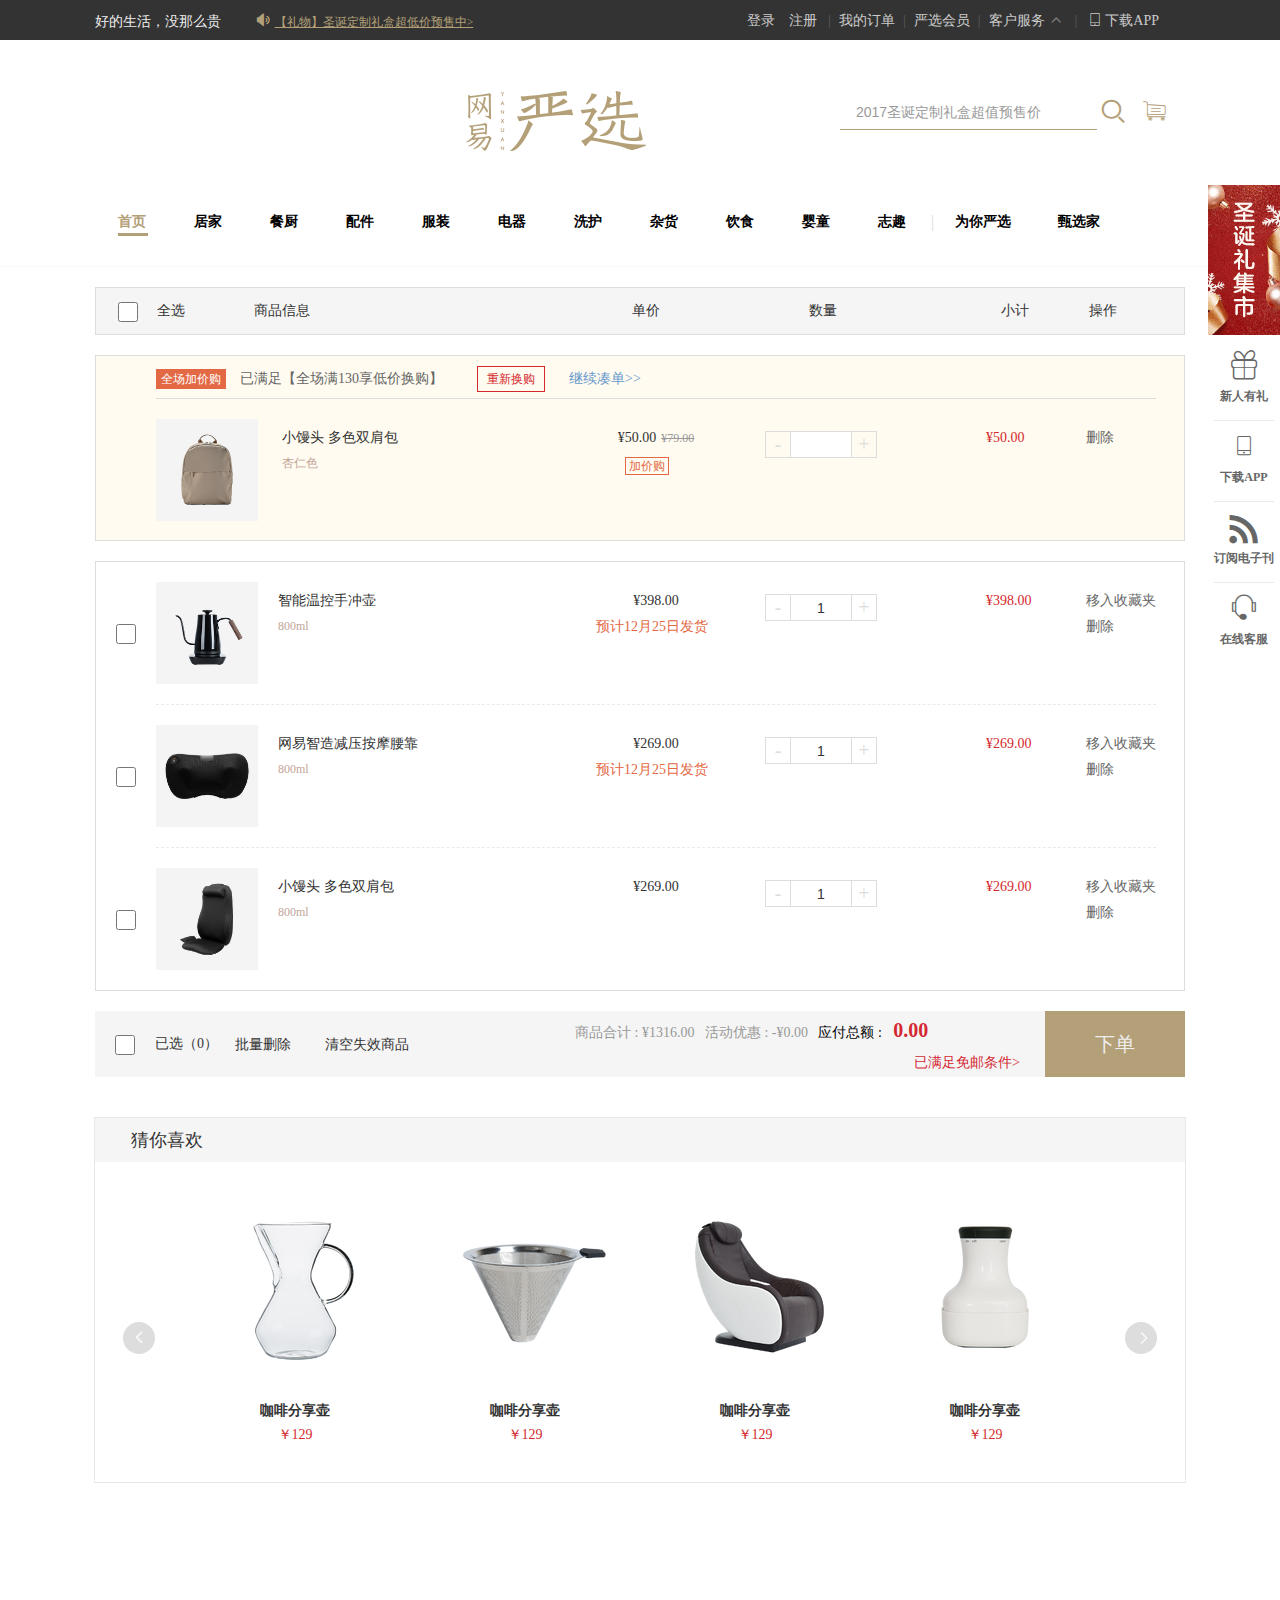
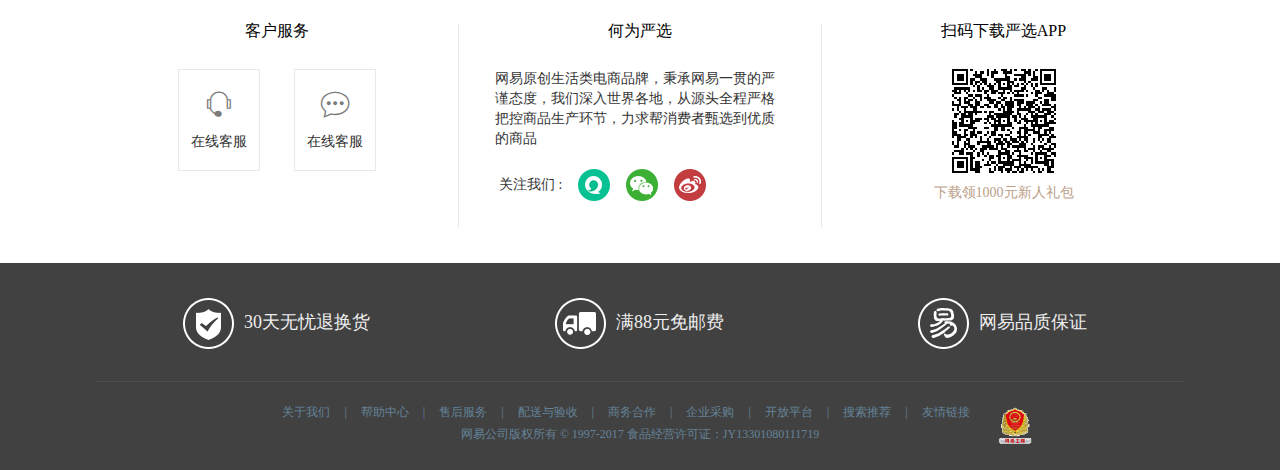
<file: cart.html>
<!DOCTYPE html>
<html lang="en">
<head>
	<meta charset="UTF-8">
	<title>购物车</title>
	<link rel="stylesheet" href="./assets/css/reset.css">
	<link rel="stylesheet" href="./assets/css/cart.css">
	<link rel="stylesheet" href="./assets/fonts/iconfont.css" type="text/css">
	<link rel="stylesheet" href="./assets/css/swiper.min.css">
	<link rel="shortcut icon" href="./assets/images/icon.png" type="image/x-icon">
</head>
<body>
	<!--顶部导航栏strat-->		
	<div class="topbar">
		<div  class="container">			
			<div class="topbar-left">
				<a class="left-two" href="">好的生活，没那么贵</a>
				<a class="left-one" href="">
					<i class="iconfont icon-laba-copy"></i>
					<span>【礼物】圣诞定制礼盒超低价预售中></span>
				</a>
			</div>
			<div class="topbar-right">
				<a class="topbar-ri" href="">
					<span class="sp1">登录</span>
					<span>注册</span>
				</a>
				<a class="topbar-ri" href="">我的订单</a>
				<a class="topbar-ri" href="">严选会员</a>
				<a href="">企业采购</a>
				<div class="client">
					<a class="topbar-ri" href="">客户服务<i class="iconfont  icon-arrow-up1"></i></a>
					<ul class="client-item">
						<li><a href="">在线服务</a></li>
						<li><a href="">帮助中心</a></li>
						<li><a href="">商务合作</a></li>
						<li><a href="">开发平台</a></li>
					</ul>
				</div>
				<div class="app">					
					<a class="topbar-ri" href=""><i class="iconfont icon-shouji1"></i>下载APP</a>
					<div class="image">
						<img src="./assets/images/fixed/1.png" alt="">
						<p>下载领1000元新人礼包</p>
					</div>
				</div>
			</div>
		</div>
	</div>
	<!--顶部导航栏end-->

	<div class="fix-gundong">
		<div class="scroll container">
			<a class="scroll-img" href=""><img src="./assets/images/logo.png" alt=""></a>
			<ul class="scroll-log">
				<li><a href="">首页</a></li>
				<li><a href="">居家</a></li>
				<li><a href="">餐厨</a></li>
				<li><a href="">配件</a></li>
				<li><a href="">服装</a></li>
				<li><a href="">电器</a></li>
				<li><a href="">洗护</a></li>
				<li><a href="">杂货</a></li>
				<li><a href="">饮食</a></li>
				<li><a href="">婴童</a></li>
				<li><a href="">志趣</a></li>
			</ul>
			<div class="scroll-r">
				<a href="">登录</a>
				<a href="">注册</a>
				<a href=""><i class="iconfont icon-qicheqianlian-"></i></a>
			</div>
		</div>
	</div>
<!--中间广告栏strat-->
	<div class="out-logo">
		<div class="logo container fixed-all">
			<div class="logo-top">		
				<a href=""><img src="./assets/images/logo.png" alt=""></a>
				<div class="search">
					<input type="text" placeholder="2017圣诞定制礼盒超值预售价">
					<a class="sub" href=""><i class="iconfont icon-fangdajing"></i></a>
					<a class="car" href=""><i class="iconfont icon-qicheqianlian-"></i></a>
				</div>
			</div>
			<ul class="logobar">
				<li class="log-item"><a class="log-item-fir" href="">首页</a></li>
				<li class="log-item">
					<a class="log-item-a" href="">居家</a>
						<ul class="shop-down">
							<li class="shop-it"><a href=""><i class="iconfont icon-15bed"></i>床品件套</a></li>
							<li class="shop-it"><a href=""><i class="iconfont icon-Pillow"></i>床品件套</a></li>
							<li class="shop-it"><a href=""><i class="iconfont icon-jiaju"></i>床品件套</a></li>
							<li class="shop-it"><a href=""><i class="iconfont icon-shounaxiang"></i>床品件套</a></li>
							<li class="shop-it"><a href=""><i class="iconfont icon-04"></i>床品件套</a></li>
							<li class="shop-it"><a href=""><i class="iconfont icon-pencil"></i>床品件套</a></li>
							<li class="shop-it"><a href=""><i class="iconfont icon-hanfuwanAPPqiepian_shangcheng-nayiwan"></i>床品件套</a></li>
						</ul>
				</li>
				<li class="log-item">
					<a class="log-item-a" href="">餐厨</a>
					<ul class="shop-down">
						<li class="shop-it"><a href=""><i class="iconfont icon-15bed"></i>咖啡具</a></li>
						<li class="shop-it"><a href=""><i class="iconfont icon-Pillow"></i>咖啡具</a></li>
						<li class="shop-it"><a href=""><i class="iconfont icon-jiaju"></i>咖啡具</a></li>
						<li class="shop-it"><a href=""><i class="iconfont icon-shounaxiang"></i>咖啡具</a></li>
						<li class="shop-it"><a href=""><i class="iconfont icon-04"></i>咖啡具</a></li>
						<li class="shop-it"><a href=""><i class="iconfont icon-pencil"></i>咖啡具</a></li>
						<li class="shop-it"><a href=""><i class="iconfont icon-hanfuwanAPPqiepian_shangcheng-nayiwan"></i>咖啡具</a></li>
					</ul>
				</li>				
				<li class="log-item">
					<a class="log-item-a" href="">配件</a>
					<ul class="shop-down">
						<li class="shop-it"><a href=""><i class="iconfont icon-15bed"></i>行李箱</a></li>
						<li class="shop-it"><a href=""><i class="iconfont icon-Pillow"></i>行李箱</a></li>
						<li class="shop-it"><a href=""><i class="iconfont icon-jiaju"></i>行李箱</a></li>
						<li class="shop-it"><a href=""><i class="iconfont icon-shounaxiang"></i>行李箱</a></li>
						<li class="shop-it"><a href=""><i class="iconfont icon-04"></i>行李箱</a></li>
						<li class="shop-it"><a href=""><i class="iconfont icon-pencil"></i>行李箱</a></li>
						<li class="shop-it"><a href=""><i class="iconfont icon-hanfuwanAPPqiepian_shangcheng-nayiwan"></i>行李箱</a></li>
					</ul>
				</li>				
				<li class="log-item">
					<a class="log-item-a" href="">服装</a>
					<ul class="shop-down">
						<li class="shop-it"><a href=""><i class="iconfont icon-15bed"></i>毛衫</a></li>
						<li class="shop-it"><a href=""><i class="iconfont icon-Pillow"></i>毛衫</a></li>
						<li class="shop-it"><a href=""><i class="iconfont icon-jiaju"></i>毛衫</a></li>
						<li class="shop-it"><a href=""><i class="iconfont icon-shounaxiang"></i>毛衫</a></li>
						<li class="shop-it"><a href=""><i class="iconfont icon-04"></i>毛衫</a></li>
						<li class="shop-it"><a href=""><i class="iconfont icon-pencil"></i>毛衫</a></li>
						<li class="shop-it"><a href=""><i class="iconfont icon-hanfuwanAPPqiepian_shangcheng-nayiwan"></i>毛衫</a></li>
					</ul>
				</li>				
				<li class="log-item">
					<a class="log-item-a" href="">电器</a>
					<ul class="shop-down">
						<li class="shop-it"><a href=""><i class="iconfont icon-15bed"></i>生活电器</a></li>
						<li class="shop-it"><a href=""><i class="iconfont icon-Pillow"></i>生活电器</a></li>
						<li class="shop-it"><a href=""><i class="iconfont icon-jiaju"></i>生活电器</a></li>
						<li class="shop-it"><a href=""><i class="iconfont icon-shounaxiang"></i>生活电器</a></li>
						<li class="shop-it"><a href=""><i class="iconfont icon-04"></i>生活电器</a></li>
						<li class="shop-it"><a href=""><i class="iconfont icon-pencil"></i>生活电器</a></li>
						<li class="shop-it"><a href=""><i class="iconfont icon-hanfuwanAPPqiepian_shangcheng-nayiwan"></i>生活电器</a></li>
					</ul>
				</li>				
				<li class="log-item">
					<a class="log-item-a" href="">洗护</a>
					<ul class="shop-down">
						<li class="shop-it"><a href=""><i class="iconfont icon-15bed"></i>毛巾</a></li>
						<li class="shop-it"><a href=""><i class="iconfont icon-Pillow"></i>毛巾</a></li>
						<li class="shop-it"><a href=""><i class="iconfont icon-jiaju"></i>毛巾</a></li>
						<li class="shop-it"><a href=""><i class="iconfont icon-shounaxiang"></i>毛巾</a></li>
						<li class="shop-it"><a href=""><i class="iconfont icon-04"></i>毛巾</a></li>
						<li class="shop-it"><a href=""><i class="iconfont icon-pencil"></i>毛巾</a></li>
						<li class="shop-it"><a href=""><i class="iconfont icon-hanfuwanAPPqiepian_shangcheng-nayiwan"></i>毛巾</a></li>
					</ul>
				</li>				
				<li class="log-item">
					<a class="log-item-a" href="">杂货</a>
					<ul class="shop-down">
						<li class="shop-it"><a href=""><i class="iconfont icon-15bed"></i>糕点</a></li>
						<li class="shop-it"><a href=""><i class="iconfont icon-Pillow"></i>糕点</a></li>
						<li class="shop-it"><a href=""><i class="iconfont icon-jiaju"></i>糕点</a></li>
						<li class="shop-it"><a href=""><i class="iconfont icon-shounaxiang"></i>糕点</a></li>
						<li class="shop-it"><a href=""><i class="iconfont icon-04"></i>糕点</a></li>
						<li class="shop-it"><a href=""><i class="iconfont icon-pencil"></i>糕点</a></li>
						<li class="shop-it"><a href=""><i class="iconfont icon-hanfuwanAPPqiepian_shangcheng-nayiwan"></i>糕点</a></li>
					</ul>
				</li>				
				<li class="log-item">
					<a class="log-item-a" href="">饮食</a>
					<ul class="shop-down">
						<li class="shop-it"><a href=""><i class="iconfont icon-15bed"></i>婴幼儿服饰</a></li>
						<li class="shop-it"><a href=""><i class="iconfont icon-Pillow"></i>婴幼儿服饰</a></li>
						<li class="shop-it"><a href=""><i class="iconfont icon-jiaju"></i>婴幼儿服饰</a></li>
						<li class="shop-it"><a href=""><i class="iconfont icon-shounaxiang"></i>婴幼儿服饰</a></li>
						<li class="shop-it"><a href=""><i class="iconfont icon-04"></i>婴幼儿服饰</a></li>
						<li class="shop-it"><a href=""><i class="iconfont icon-pencil"></i>婴幼儿服饰</a></li>
						<li class="shop-it"><a href=""><i class="iconfont icon-hanfuwanAPPqiepian_shangcheng-nayiwan"></i>婴幼儿服饰</a></li>
					</ul>
				</li>				
				<li class="log-item">
					<a class="log-item-a" href="">婴童</a>
					<ul class="shop-down">
						<li class="shop-it"><a href=""><i class="iconfont icon-15bed"></i>唱片</a></li>
						<li class="shop-it"><a href=""><i class="iconfont icon-Pillow"></i>唱片</a></li>
						<li class="shop-it"><a href=""><i class="iconfont icon-jiaju"></i>唱片</a></li>
						<li class="shop-it"><a href=""><i class="iconfont icon-shounaxiang"></i>唱片</a></li>
						<li class="shop-it"><a href=""><i class="iconfont icon-04"></i>唱片</a></li>
						<li class="shop-it"><a href=""><i class="iconfont icon-pencil"></i>唱片</a></li>
						<li class="shop-it"><a href=""><i class="iconfont icon-hanfuwanAPPqiepian_shangcheng-nayiwan"></i>唱片</a></li>
					</ul>
				</li>				
				<li class="log-item">
					<a class="log-item-a" href="">志趣</a>
					<ul class="shop-down">
						<li class="shop-it"><a href=""><i class="iconfont icon-15bed"></i>唱片</a></li>
						<li class="shop-it"><a href=""><i class="iconfont icon-Pillow"></i>唱片</a></li>
						<li class="shop-it"><a href=""><i class="iconfont icon-jiaju"></i>唱片</a></li>
						<li class="shop-it"><a href=""><i class="iconfont icon-shounaxiang"></i>唱片</a></li>
						<li class="shop-it"><a href=""><i class="iconfont icon-04"></i>唱片</a></li>
						<li class="shop-it"><a href=""><i class="iconfont icon-pencil"></i>唱片</a></li>
						<li class="shop-it"><a href=""><i class="iconfont icon-hanfuwanAPPqiepian_shangcheng-nayiwan"></i>唱片</a></li>
					</ul>
				</li>	
				<li class="log-item-lin">|</li>
				<li class="log-item">
					<a class="log-item-a" href="">为你严选</a>
					<ul class="shop-down">
						<li class="shop-it"><a href=""><i class="iconfont icon-15bed"></i>严选推荐</a></li>
						<li class="shop-it"><a href=""><i class="iconfont icon-Pillow"></i>严选推荐</a></li>
						<li class="shop-it"><a href=""><i class="iconfont icon-jiaju"></i>严选推荐</a></li>
						<li class="shop-it"><a href=""><i class="iconfont icon-shounaxiang"></i>严选推荐</a></li>
						<li class="shop-it"><a href=""><i class="iconfont icon-04"></i>严选推荐</a></li>
						<li class="shop-it"><a href=""><i class="iconfont icon-pencil"></i>严选推荐</a></li>
						<li class="shop-it"><a href=""><i class="iconfont icon-hanfuwanAPPqiepian_shangcheng-nayiwan"></i>严选推荐</a></li>
					</ul>
				</li>

				<li class="log-item">
					<a class="log-item-a" href="">甄选家</a>
					<ul class="shop-down">
						<li class="shop-it"><a href=""><i class="iconfont icon-15bed"></i>建议征集</a></li>
						<li class="shop-it"><a href=""><i class="iconfont icon-Pillow"></i>建议征集</a></li>
						<li class="shop-it"><a href=""><i class="iconfont icon-jiaju"></i>建议征集</a></li>
						<li class="shop-it"><a href=""><i class="iconfont icon-shounaxiang"></i>建议征集</a></li>
						<li class="shop-it"><a href=""><i class="iconfont icon-04"></i>建议征集</a></li>
						<li class="shop-it"><a href=""><i class="iconfont icon-pencil"></i>建议征集</a></li>
						<li class="shop-it"><a href=""><i class="iconfont icon-hanfuwanAPPqiepian_shangcheng-nayiwan"></i>建议征集</a></li>
					</ul>
				</li>
			</ul>
		</div>	
	</div>
	<!--中间广告栏end-->

	<!--右侧固定导航栏strat-->
	<div class="right-fix fixed-all">
		<a class="fix-img" href=""><img src="./assets/images/list-sw/10.gif" alt=""></a>
		<ul class="content">
			<li class="item-bor"><a href=""><i class="iconfont icon-libao"></i><p>新人有礼</p></a></li>
			<li class="item-1 item-bor">
				<a href=""><i class="iconfont icon-shouji1"></i><p>下载APP</p></a>
				<div class="cont">
					<h3 class="price">
						<span class="price-1">￥</span>
						<span class="price-4">1000</span>
						<span class="price-2">新人</span>
						<span class="price-3">现金礼</span>
					</h3>
					<img src="./assets/images/fixed/1.png" alt="">
					<span class="cont-1">立即扫码</span>
					<span class="cont-2">下载APP扫码</span>
				</div>
			</li>
			<li class="item-2 item-bor">
				<a href=""><i class="iconfont icon-xinhao"></i><p>订阅电子刊</p></a>
				<div class="cont-2">
					<h3>严选生活美学<span class="right-x">X</span></h3>
					<p>订阅电子刊，第一时间获取严选最新资讯</p>
					<div class="sear">
						<input class="tex" type="text" placeholder="输入您电子邮件">
						<input class="sub" type="submit" value="立即订阅">
					</div>
					<ul class="cont-fl">
						<li><i class="iconfont icon-pencil"></i>专属优惠</li>
						<li><i class="iconfont icon-huangguan"></i>尊享优先购</li>
						<li><i class="iconfont icon-bao"></i>好货不错过</li>
					</ul>
				</div>
			</li>
			<li class="item-bor"><a href=""><i class="iconfont icon-erji"></i><p>在线客服</p></a></li>
		</ul>
		<div class="goback">
			<i class="iconfont icon-arrow-up1"></i><p>回顶部</p>
		</div>
	</div>
	<!--右侧固定导航栏end-->

	<div class="background-cart fixed-all">
		<!--购物车start-->
		<div class="cart container">
			<ul class="top-cart">
				<li class="top-item">
					<input class="cheb" type="checkbox" name="shop" value=""> 全选
				</li>
				<li class="top-item1">商品信息</li>
				<li class="top-item2">单价</li>
				<li class="top-item3">数量</li>
				<li class="top-item4">小计</li>
				<li class="top-item5">操作</li>
			</ul>
			<div class="midd-cart">
				<div class="midd-tit">
					<span class="tit-sp1">全场加价购</span>
					<span class="tit-sp2">已满足【全场满130享低价换购】</span>
					<a class="tit-a1" href="">重新换购</a>
					<a class="tit-a2"  href="">继续凑单>></a>
				</div>
				<ul class="midd-cont">
					<li class="midd-item">
					</li>
					<li class="midd-item1">
						<ul class="item1-cont">
							<li class="co-img">
								<img src="./assets/images/cart-img/1.png" alt="">
								<div class="img-box">
									<p class="co-tit"><a href="">小馒头 多色双肩包</a></p>
									<p class="co-col">杏仁色</p>
								</div>
							</li>
							<li class="co-price">
								<p class="co-pri">¥50.00<del>¥79.00</del></p>
								<p class="co-pri-sp">加价购</p>
							</li>
							<li class="move-add">
								<div class="num-box">
									<span class="c-move"> - </span>
									<input class="c-num" type="text" name="num" value="">
									<span class="c-add"> + </span>
								</div>
							</li>
							<li class="small-ji">
								<p>¥50.00</p>
							</li>
							<li class="cot-make">
								<p class="cot-reset">删除</p>
							</li>
						</ul>
					</li>
				</ul>
			</div>
			<div class="midd-cart fixed-all midd-inner">
	





			</div>
			<ul class="bottom-sub">
				<li class="botm-item1">
					<input class="default" type="checkbox">已选（<span class="item1-num">3</span>）
				</li>
				<li class="botm-item2">
					<a class="reset-more" href="">批量删除</a>
					<a class="reset-nouse" href="">清空失效商品</a>
				</li>
				<li class="botm-item3">
					<p class="item3-money">
						<span class="money-tex">商品合计 : </span><span class="money-tex money-sp1">¥1316.00</span>
						<span class="money-tex">活动优惠 : </span><span class="money-tex money-sp2"> -¥0.00</span>
						<span class="money-sum">应付总额 : </span><span class="money-sp3">¥1316.00</span>
					</p>
					<p class="item3-you">
						<a class="you-r" href="">已满足免邮条件></a>
					</p>
				</li>
				<li class="botm-item4">
					<a class="item4-post"  href="">下单</a>
				</li>
			</ul>
		</div>
		<!--购物车end-->
		<!--大家都在看start-->
		<div class="sweripr container">
			<h3 class="swer-title">猜你喜欢</h3>
			<div class="swer-content">
				<ul class="swer-shop">
					<li class="swer-item">
						<a class="swer-img" href=""><img src="./assets/images/cart-img/6.png" alt=""></a>
						<p class="sh-tit"><a href="">咖啡分享壶</a></p>
						<p class="shp-price">￥129</p>
					</li>					
					<li class="swer-item">
						<a class="swer-img" href=""><img src="./assets/images/cart-img/7.png" alt=""></a>
						<p class="sh-tit"><a href="">咖啡分享壶</a></p>
						<p class="shp-price">￥129</p>
					</li>					
					<li class="swer-item">
						<a class="swer-img" href=""><img src="./assets/images/cart-img/8.png" alt=""></a>
						<p class="sh-tit"><a href="">咖啡分享壶</a></p>
						<p class="shp-price">￥129</p>
					</li>					
					<li class="swer-item">
						<a class="swer-img" href=""><img src="./assets/images/cart-img/9.png" alt=""></a>
						<p class="sh-tit"><a href="">咖啡分享壶</a></p>
						<p class="shp-price">￥129</p>
					</li>					
					<li class="swer-item">
						<a class="swer-img" href=""><img src="./assets/images/cart-img/10.png" alt=""></a>
						<p class="sh-tit"><a href="">咖啡分享壶</a></p>
						<p class="shp-price">￥129</p>
					</li>					
					<li class="swer-item">
						<a class="swer-img" href=""><img src="./assets/images/cart-img/11.png" alt=""></a>
						<p class="sh-tit"><a href="">咖啡分享壶</a></p>
						<p class="shp-price">￥129</p>
					</li>					
					<li class="swer-item">
						<a class="swer-img" href=""><img src="./assets/images/cart-img/12.png" alt=""></a>
						<p class="sh-tit"><a href="">咖啡分享壶</a></p>
						<p class="shp-price">￥129</p>
					</li>					
					<li class="swer-item">
						<a class="swer-img" href=""><img src="./assets/images/cart-img/5.png" alt=""></a>
						<p class="sh-tit"><a href="">咖啡分享壶</a></p>
						<p class="shp-price">￥129</p>
					</li>
				</ul>
			</div>
			<div class="swer-left swer-arrow"><i class="iconfont icon-arrow-right"></i></div>
			<div class="swer-right swer-arrow"><i class="iconfont icon-arrow1"></i></div>
		</div>
		<!--大家都在看end-->
	</div>
	
	<!--底部内容strat-->
	<div class="erw-floor fixed-all">
		<ul class="erw-content container">
			<li class="serve">
				<h3 class="serve-tit">客户服务</h3>
				<div class="erji">
					<a class="erji-a" href="">
						<i class="iconfont icon-erji"></i>
						<p>在线客服</p>
					</a>
				</div>	
				<div class="erji">
					<a class="erji-a" href="">
						<i class="iconfont icon-xinxi"></i>
						<p>在线客服</p>
					</a>
				</div>
			</li>	
			<li class="what">
				<h3 class="what-tit">何为严选</h3>
				<p class="what-cont">网易原创生活类电商品牌，秉承网易一贯的严谨态度，我们深入世界各地，从源头全程严格把控商品生产环节，力求帮消费者甄选到优质的商品</p>
				<ul class="what-img">
					<li class="what-img-1"><p>关注我们 :</p>
					</li>
					<li class="what-img-2">
						<img src="./assets/images/floor/1.png" alt="">
						<div class="what-img-ac">
							<img src="./assets/images/floor/4.png" alt="">
						</div>
					</li>		
					<li class="what-img-2">
						<img src="./assets/images/floor/2.png" alt="">
						<div class="what-img-ac">
							<img src="./assets/images/floor/4.png" alt="">
						</div>
					</li>		
					<li class="what-img-4">
						<a href=""><img src="./assets/images/floor/3.png" alt=""></a>
					</li>
				</ul>
			</li>
			<li class="erw-con">
				<h3 class="erw-con-tit">扫码下载严选APP</h3>
				<img src="./assets/images/floor/5.png" alt="">
				<p class="new-pri">下载领1000元新人礼包</p>
			</li>	
		</ul>
	</div>
	<!--底部内容end-->

	<!--底边栏strat-->
	<div class="botbar fixed-all">
		<div class="botbar-z container">
			<ul class="botbar-ico">
				<li class="botbar-item"><img src="./assets/images/floor/6.png" alt="">30天无忧退换货</li>			
				<li class="botbar-item"><img src="./assets/images/floor/7.png" alt="">满88元免邮费</li>			
				<li class="botbar-item"><img src="./assets/images/floor/8.png" alt="">网易品质保证</li>
			</ul>
			<div class="botbar-flr">
				<div class="botbar-link">
					<a href="">关于我们</a>
					<a href="">帮助中心</a>
					<a href="">售后服务</a>
					<a href="">配送与验收</a>
					<a href="">商务合作</a>
					<a href="">企业采购</a>
					<a href="">开放平台</a>
					<a href="">搜索推荐</a>
					<a href="">友情链接</a>
				</div>
				<div class="botbar-r">
					<a href=""><img src="./assets/images/floor/9.gif" alt=""></a>
				</div>
				<p class="bot-out">网易公司版权所有 © 1997-2017   食品经营许可证：JY13301080111719</p>
			</div>
		</div>
	</div>

	<!--底边栏end-->












	<script src="./assets/js/jquery.min.js"></script>
	<script src="./assets/js/cart.js"></script>
	<script src="./assets/js/swiper.min.js"></script>
</body>
</html>
</file>
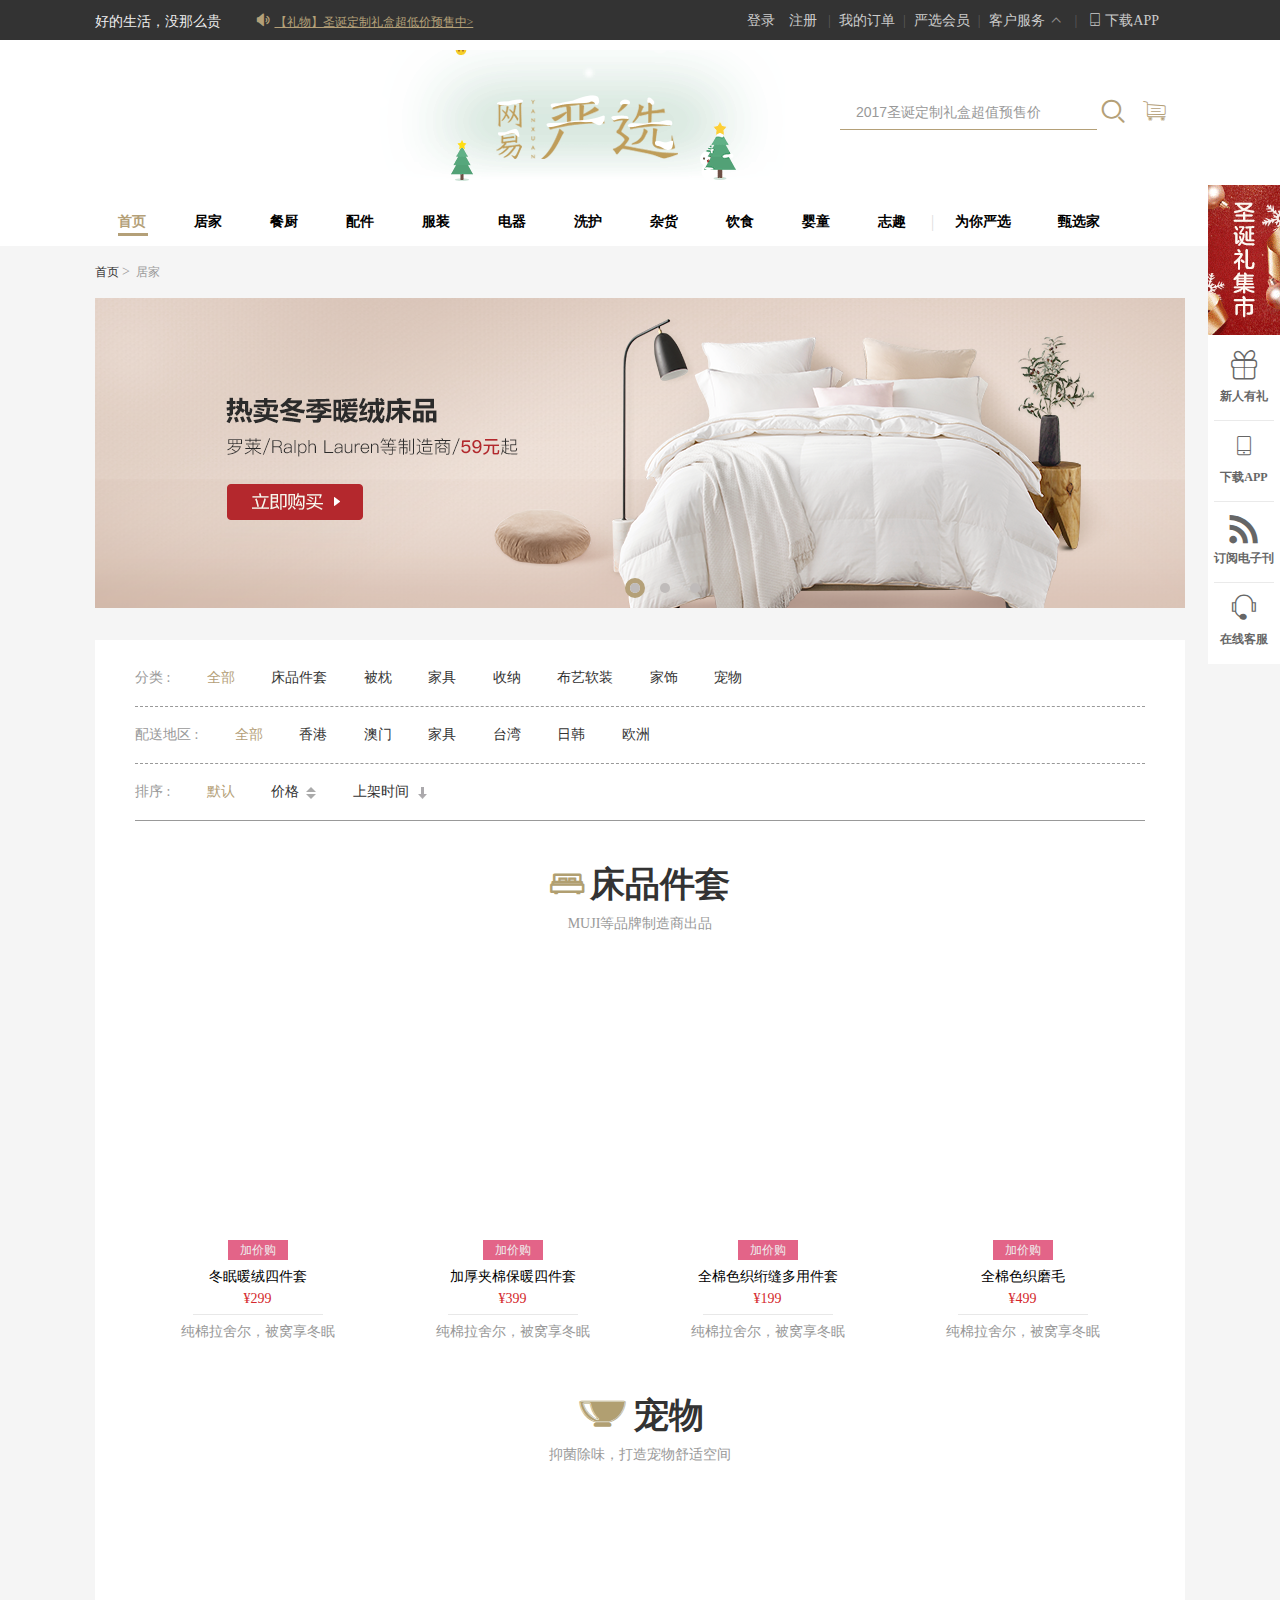
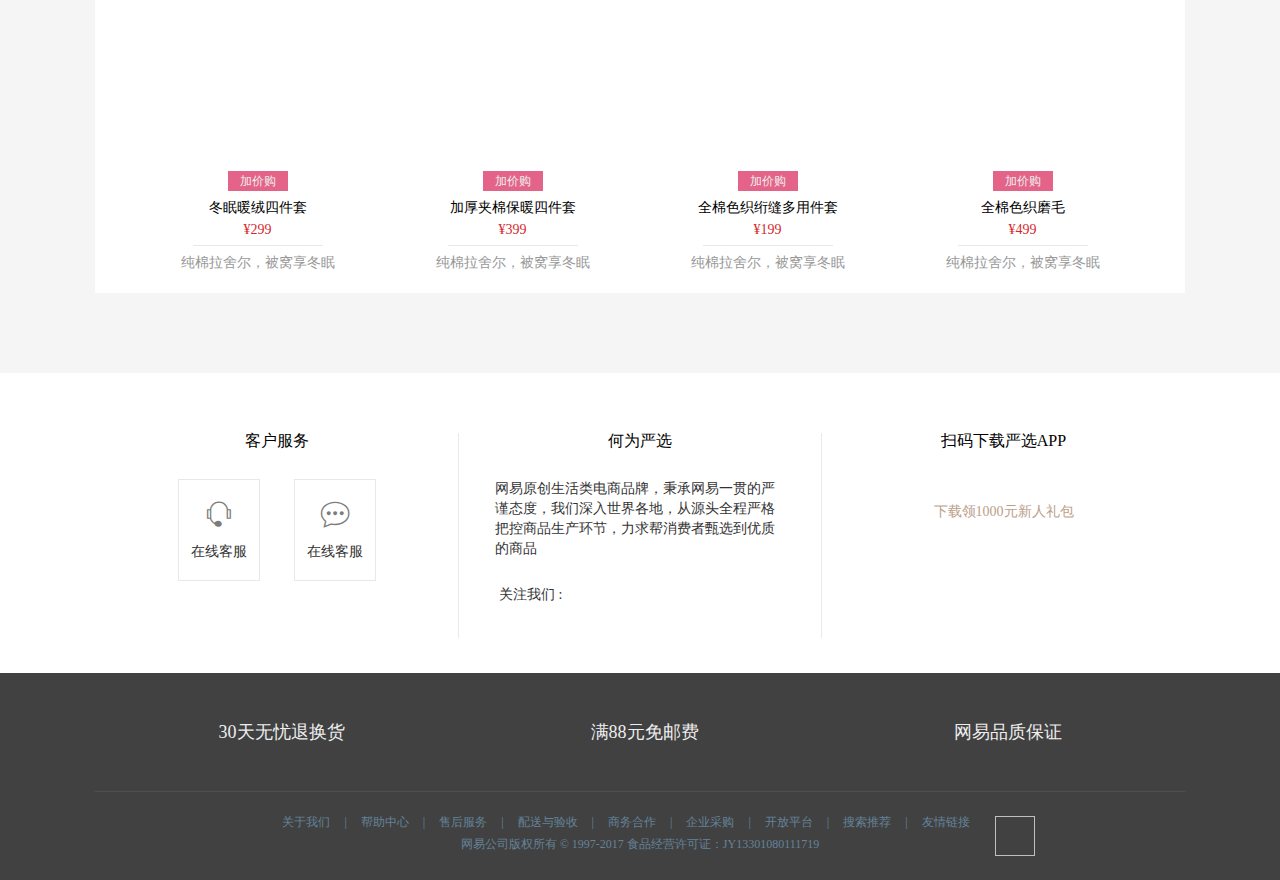
<file: list.html>
<!DOCTYPE html>
<html lang="en">
<head>
	<meta charset="UTF-8">
	<title>列表页</title>
	<link rel="stylesheet" href="./assets/css/reset.css">
	<link rel="stylesheet" href="./assets/css/list.css">
	<link rel="stylesheet" href="./assets/fonts/iconfont.css" type="text/css">
	<link rel="stylesheet" href="./assets/css/swiper.min.css">
	<link rel="shortcut icon" href="./assets/images/icon.png" type="image/x-icon">
</head>
<body>
	<!--顶部导航栏strat-->		
	<div class="topbar">
		<div  class="container">			
			<div class="topbar-left">
				<a class="left-two" href="">好的生活，没那么贵</a>
				<a class="left-one" href="">
					<i class="iconfont icon-laba-copy"></i>
					<span>【礼物】圣诞定制礼盒超低价预售中></span>
				</a>
			</div>
			<div class="topbar-right">
				<a class="topbar-ri" href="">
					<span class="sp1">登录</span>
					<span>注册</span>
				</a>
				<a class="topbar-ri" href="">我的订单</a>
				<a class="topbar-ri" href="">严选会员</a>
				<a href="">企业采购</a>
				<div class="client">
					<a class="topbar-ri" href="">客户服务<i class="iconfont  icon-arrow-up1"></i></a>
					<ul class="client-item">
						<li><a href="">在线服务</a></li>
						<li><a href="">帮助中心</a></li>
						<li><a href="">商务合作</a></li>
						<li><a href="">开发平台</a></li>
					</ul>
				</div>
				<div class="app">					
					<a class="topbar-ri" href=""><i class="iconfont icon-shouji1"></i>下载APP</a>
					<div class="image">
						<img class="image-load" data-src="./assets/images/fixed/1.png" alt="">
						<p>下载领1000元新人礼包</p>
					</div>
				</div>
			</div>
		</div>
	</div>
	<!--顶部导航栏end-->

	<div class="fix-gundong">
		<div class="scroll container">
			<a class="scroll-img" href=""><img class="image-load" data-src="./assets/images/logo.png" alt=""></a>
			<ul class="scroll-log">
				<li><a href="">首页</a></li>
				<li><a href="">居家</a></li>
				<li><a href="">餐厨</a></li>
				<li><a href="">配件</a></li>
				<li><a href="">服装</a></li>
				<li><a href="">电器</a></li>
				<li><a href="">洗护</a></li>
				<li><a href="">杂货</a></li>
				<li><a href="">饮食</a></li>
				<li><a href="">婴童</a></li>
				<li><a href="">志趣</a></li>
			</ul>
			<div class="scroll-r">
				<a href="">登录</a>
				<a href="">注册</a>
				<a href=""><i class="iconfont icon-qicheqianlian-"></i></a>
			</div>
		</div>
	</div>
<!--中间广告栏strat-->
	<div class="out-logo">
		<div class="logo container fixed-all">
			<div class="logo-top">		
				<a href=""><img class="image-load" data-src="./assets/images/list-sw/11.gif" alt=""></a>
				<div class="search">
					<input type="text" placeholder="2017圣诞定制礼盒超值预售价">
					<a class="sub" href=""><i class="iconfont icon-fangdajing"></i></a>
					<a class="car" href=""><i class="iconfont icon-qicheqianlian-"></i></a>
				</div>
			</div>
			<ul class="logobar">
				<li class="log-item"><a class="log-item-fir" href="">首页</a></li>
				<li class="log-item">
					<a class="log-item-a" href="">居家</a>
						<ul class="shop-down">
							<li class="shop-it"><a href=""><i class="iconfont icon-15bed"></i>床品件套</a></li>
							<li class="shop-it"><a href=""><i class="iconfont icon-Pillow"></i>床品件套</a></li>
							<li class="shop-it"><a href=""><i class="iconfont icon-jiaju"></i>床品件套</a></li>
							<li class="shop-it"><a href=""><i class="iconfont icon-shounaxiang"></i>床品件套</a></li>
							<li class="shop-it"><a href=""><i class="iconfont icon-04"></i>床品件套</a></li>
							<li class="shop-it"><a href=""><i class="iconfont icon-pencil"></i>床品件套</a></li>
							<li class="shop-it"><a href=""><i class="iconfont icon-hanfuwanAPPqiepian_shangcheng-nayiwan"></i>床品件套</a></li>
						</ul>
				</li>
				<li class="log-item">
					<a class="log-item-a" href="">餐厨</a>
					<ul class="shop-down">
						<li class="shop-it"><a href=""><i class="iconfont icon-15bed"></i>咖啡具</a></li>
						<li class="shop-it"><a href=""><i class="iconfont icon-Pillow"></i>咖啡具</a></li>
						<li class="shop-it"><a href=""><i class="iconfont icon-jiaju"></i>咖啡具</a></li>
						<li class="shop-it"><a href=""><i class="iconfont icon-shounaxiang"></i>咖啡具</a></li>
						<li class="shop-it"><a href=""><i class="iconfont icon-04"></i>咖啡具</a></li>
						<li class="shop-it"><a href=""><i class="iconfont icon-pencil"></i>咖啡具</a></li>
						<li class="shop-it"><a href=""><i class="iconfont icon-hanfuwanAPPqiepian_shangcheng-nayiwan"></i>咖啡具</a></li>
					</ul>
				</li>				
				<li class="log-item">
					<a class="log-item-a" href="">配件</a>
					<ul class="shop-down">
						<li class="shop-it"><a href=""><i class="iconfont icon-15bed"></i>行李箱</a></li>
						<li class="shop-it"><a href=""><i class="iconfont icon-Pillow"></i>行李箱</a></li>
						<li class="shop-it"><a href=""><i class="iconfont icon-jiaju"></i>行李箱</a></li>
						<li class="shop-it"><a href=""><i class="iconfont icon-shounaxiang"></i>行李箱</a></li>
						<li class="shop-it"><a href=""><i class="iconfont icon-04"></i>行李箱</a></li>
						<li class="shop-it"><a href=""><i class="iconfont icon-pencil"></i>行李箱</a></li>
						<li class="shop-it"><a href=""><i class="iconfont icon-hanfuwanAPPqiepian_shangcheng-nayiwan"></i>行李箱</a></li>
					</ul>
				</li>				
				<li class="log-item">
					<a class="log-item-a" href="">服装</a>
					<ul class="shop-down">
						<li class="shop-it"><a href=""><i class="iconfont icon-15bed"></i>毛衫</a></li>
						<li class="shop-it"><a href=""><i class="iconfont icon-Pillow"></i>毛衫</a></li>
						<li class="shop-it"><a href=""><i class="iconfont icon-jiaju"></i>毛衫</a></li>
						<li class="shop-it"><a href=""><i class="iconfont icon-shounaxiang"></i>毛衫</a></li>
						<li class="shop-it"><a href=""><i class="iconfont icon-04"></i>毛衫</a></li>
						<li class="shop-it"><a href=""><i class="iconfont icon-pencil"></i>毛衫</a></li>
						<li class="shop-it"><a href=""><i class="iconfont icon-hanfuwanAPPqiepian_shangcheng-nayiwan"></i>毛衫</a></li>
					</ul>
				</li>				
				<li class="log-item">
					<a class="log-item-a" href="">电器</a>
					<ul class="shop-down">
						<li class="shop-it"><a href=""><i class="iconfont icon-15bed"></i>生活电器</a></li>
						<li class="shop-it"><a href=""><i class="iconfont icon-Pillow"></i>生活电器</a></li>
						<li class="shop-it"><a href=""><i class="iconfont icon-jiaju"></i>生活电器</a></li>
						<li class="shop-it"><a href=""><i class="iconfont icon-shounaxiang"></i>生活电器</a></li>
						<li class="shop-it"><a href=""><i class="iconfont icon-04"></i>生活电器</a></li>
						<li class="shop-it"><a href=""><i class="iconfont icon-pencil"></i>生活电器</a></li>
						<li class="shop-it"><a href=""><i class="iconfont icon-hanfuwanAPPqiepian_shangcheng-nayiwan"></i>生活电器</a></li>
					</ul>
				</li>				
				<li class="log-item">
					<a class="log-item-a" href="">洗护</a>
					<ul class="shop-down">
						<li class="shop-it"><a href=""><i class="iconfont icon-15bed"></i>毛巾</a></li>
						<li class="shop-it"><a href=""><i class="iconfont icon-Pillow"></i>毛巾</a></li>
						<li class="shop-it"><a href=""><i class="iconfont icon-jiaju"></i>毛巾</a></li>
						<li class="shop-it"><a href=""><i class="iconfont icon-shounaxiang"></i>毛巾</a></li>
						<li class="shop-it"><a href=""><i class="iconfont icon-04"></i>毛巾</a></li>
						<li class="shop-it"><a href=""><i class="iconfont icon-pencil"></i>毛巾</a></li>
						<li class="shop-it"><a href=""><i class="iconfont icon-hanfuwanAPPqiepian_shangcheng-nayiwan"></i>毛巾</a></li>
					</ul>
				</li>				
				<li class="log-item">
					<a class="log-item-a" href="">杂货</a>
					<ul class="shop-down">
						<li class="shop-it"><a href=""><i class="iconfont icon-15bed"></i>糕点</a></li>
						<li class="shop-it"><a href=""><i class="iconfont icon-Pillow"></i>糕点</a></li>
						<li class="shop-it"><a href=""><i class="iconfont icon-jiaju"></i>糕点</a></li>
						<li class="shop-it"><a href=""><i class="iconfont icon-shounaxiang"></i>糕点</a></li>
						<li class="shop-it"><a href=""><i class="iconfont icon-04"></i>糕点</a></li>
						<li class="shop-it"><a href=""><i class="iconfont icon-pencil"></i>糕点</a></li>
						<li class="shop-it"><a href=""><i class="iconfont icon-hanfuwanAPPqiepian_shangcheng-nayiwan"></i>糕点</a></li>
					</ul>
				</li>				
				<li class="log-item">
					<a class="log-item-a" href="">饮食</a>
					<ul class="shop-down">
						<li class="shop-it"><a href=""><i class="iconfont icon-15bed"></i>婴幼儿服饰</a></li>
						<li class="shop-it"><a href=""><i class="iconfont icon-Pillow"></i>婴幼儿服饰</a></li>
						<li class="shop-it"><a href=""><i class="iconfont icon-jiaju"></i>婴幼儿服饰</a></li>
						<li class="shop-it"><a href=""><i class="iconfont icon-shounaxiang"></i>婴幼儿服饰</a></li>
						<li class="shop-it"><a href=""><i class="iconfont icon-04"></i>婴幼儿服饰</a></li>
						<li class="shop-it"><a href=""><i class="iconfont icon-pencil"></i>婴幼儿服饰</a></li>
						<li class="shop-it"><a href=""><i class="iconfont icon-hanfuwanAPPqiepian_shangcheng-nayiwan"></i>婴幼儿服饰</a></li>
					</ul>
				</li>				
				<li class="log-item">
					<a class="log-item-a" href="">婴童</a>
					<ul class="shop-down">
						<li class="shop-it"><a href=""><i class="iconfont icon-15bed"></i>唱片</a></li>
						<li class="shop-it"><a href=""><i class="iconfont icon-Pillow"></i>唱片</a></li>
						<li class="shop-it"><a href=""><i class="iconfont icon-jiaju"></i>唱片</a></li>
						<li class="shop-it"><a href=""><i class="iconfont icon-shounaxiang"></i>唱片</a></li>
						<li class="shop-it"><a href=""><i class="iconfont icon-04"></i>唱片</a></li>
						<li class="shop-it"><a href=""><i class="iconfont icon-pencil"></i>唱片</a></li>
						<li class="shop-it"><a href=""><i class="iconfont icon-hanfuwanAPPqiepian_shangcheng-nayiwan"></i>唱片</a></li>
					</ul>
				</li>				
				<li class="log-item">
					<a class="log-item-a" href="">志趣</a>
					<ul class="shop-down">
						<li class="shop-it"><a href=""><i class="iconfont icon-15bed"></i>唱片</a></li>
						<li class="shop-it"><a href=""><i class="iconfont icon-Pillow"></i>唱片</a></li>
						<li class="shop-it"><a href=""><i class="iconfont icon-jiaju"></i>唱片</a></li>
						<li class="shop-it"><a href=""><i class="iconfont icon-shounaxiang"></i>唱片</a></li>
						<li class="shop-it"><a href=""><i class="iconfont icon-04"></i>唱片</a></li>
						<li class="shop-it"><a href=""><i class="iconfont icon-pencil"></i>唱片</a></li>
						<li class="shop-it"><a href=""><i class="iconfont icon-hanfuwanAPPqiepian_shangcheng-nayiwan"></i>唱片</a></li>
					</ul>
				</li>	
				<li class="log-item-lin">|</li>
				<li class="log-item">
					<a class="log-item-a" href="">为你严选</a>
					<ul class="shop-down">
						<li class="shop-it"><a href=""><i class="iconfont icon-15bed"></i>严选推荐</a></li>
						<li class="shop-it"><a href=""><i class="iconfont icon-Pillow"></i>严选推荐</a></li>
						<li class="shop-it"><a href=""><i class="iconfont icon-jiaju"></i>严选推荐</a></li>
						<li class="shop-it"><a href=""><i class="iconfont icon-shounaxiang"></i>严选推荐</a></li>
						<li class="shop-it"><a href=""><i class="iconfont icon-04"></i>严选推荐</a></li>
						<li class="shop-it"><a href=""><i class="iconfont icon-pencil"></i>严选推荐</a></li>
						<li class="shop-it"><a href=""><i class="iconfont icon-hanfuwanAPPqiepian_shangcheng-nayiwan"></i>严选推荐</a></li>
					</ul>
				</li>

				<li class="log-item">
					<a class="log-item-a" href="">甄选家</a>
					<ul class="shop-down">
						<li class="shop-it"><a href=""><i class="iconfont icon-15bed"></i>建议征集</a></li>
						<li class="shop-it"><a href=""><i class="iconfont icon-Pillow"></i>建议征集</a></li>
						<li class="shop-it"><a href=""><i class="iconfont icon-jiaju"></i>建议征集</a></li>
						<li class="shop-it"><a href=""><i class="iconfont icon-shounaxiang"></i>建议征集</a></li>
						<li class="shop-it"><a href=""><i class="iconfont icon-04"></i>建议征集</a></li>
						<li class="shop-it"><a href=""><i class="iconfont icon-pencil"></i>建议征集</a></li>
						<li class="shop-it"><a href=""><i class="iconfont icon-hanfuwanAPPqiepian_shangcheng-nayiwan"></i>建议征集</a></li>
					</ul>
				</li>
			</ul>
		</div>	
	</div>
	<!--中间广告栏end-->

	<!--右侧固定导航栏strat-->
	<div class="right-fix fixed-all">
		<a class="fix-img" href=""><img class="image-load" data-src="./assets/images/list-sw/10.gif" alt=""></a>
		<ul class="content">
			<li class="item-bor"><a href=""><i class="iconfont icon-libao"></i><p>新人有礼</p></a></li>
			<li class="item-1 item-bor">
				<a href=""><i class="iconfont icon-shouji1"></i><p>下载APP</p></a>
				<div class="cont">
					<h3 class="price">
						<span class="price-1">￥</span>
						<span class="price-4">1000</span>
						<span class="price-2">新人</span>
						<span class="price-3">现金礼</span>
					</h3>
					<img class="image-load" data-src="./assets/images/fixed/1.png" alt="">
					<span class="cont-1">立即扫码</span>
					<span class="cont-2">下载APP扫码</span>
				</div>
			</li>
			<li class="item-2 item-bor">
				<a href=""><i class="iconfont icon-xinhao"></i><p>订阅电子刊</p></a>
				<div class="cont-2">
					<h3>严选生活美学<span class="right-x">X</span></h3>
					<p>订阅电子刊，第一时间获取严选最新资讯</p>
					<div class="sear">
						<input class="tex" type="text" placeholder="输入您电子邮件">
						<input class="sub" type="submit" value="立即订阅">
					</div>
					<ul class="cont-fl">
						<li><i class="iconfont icon-pencil"></i>专属优惠</li>
						<li><i class="iconfont icon-huangguan"></i>尊享优先购</li>
						<li><i class="iconfont icon-bao"></i>好货不错过</li>
					</ul>
				</div>
			</li>
			<li class="item-bor"><a href=""><i class="iconfont icon-erji"></i><p>在线客服</p></a></li>
		</ul>
		<div class="goback">
			<i class="iconfont icon-arrow-up1"></i><p>回顶部</p>
		</div>
	</div>
	<!--右侧固定导航栏end-->
	<!--轮播图start-->
	<div class="background-b">

		<div class="swripe container">
			<p class="back-fir"><a class="b-first" href="">首页</a> <span>></span>居家</p>
			<div class="swrip-in">
				<ul class="swripe-img">
					<li class="img-item activer"><a href="show.html" target="_blank"><img class="image-load" data-src="./assets/images/list-sw/1.png" alt=""></a></li>
					<li class="img-item"><a href="show.html" target="_blank"><img class="image-load" data-src="./assets/images/list-sw/2.jpg" alt=""></a></li>
					<li class="img-item"><a href="show.html" target="_blank"><img class="image-load" data-src="./assets/images/list-sw/3.jpg" alt=""></a></li>
				</ul>
				<div class="btn-left btn-lr"><i class="iconfont icon-arrow-right"></i></div>	
				<div class="btn-right btn-lr"><i class="iconfont icon-arrow1"></i></div>
				<ol class="swripe-num">
					<li class="num-item activer"></li>
					<li class="num-item"></li>
					<li class="num-item"></li>
				</ol>
			</div>	
		</div>
		<!--轮播图start-->
		<!--中间列表栏start-->
		<div class="list-cen container">
			<ul class="list-cont">
				<li class="content-item">
					<span>分类 :</span>
					<a class="item-fir" href="">全部</a>
					<a class="item-a" href="">床品件套</a>
					<a class="item-a" href="">被枕</a>
					<a class="item-a" href="">家具</a>
					<a class="item-a" href="">收纳</a>
					<a class="item-a" href="">布艺软装</a>
					<a class="item-a" href="">家饰</a>
					<a class="item-a" href="">宠物</a>
				</li>	
				<li class="content-item">
					<span>配送地区 :</span>
					<a class="item-fir" href="">全部</a>
					<a class="item-a" href="">香港</a>
					<a class="item-a" href="">澳门</a>
					<a class="item-a" href="">家具</a>
					<a class="item-a" href="">台湾</a>
					<a class="item-a" href="">日韩</a>
					<a class="item-a" href="">欧洲</a>
				</li>	
				<li class="content-item content-pr">
					<span>排序 :</span>
					<a class="item-fir" href="">默认</a>
					<div class="list-price">
						<a class="item-a" href="javascript:;" data-jia="true">价格</a>
						<img class="image-load" data-src="./assets/images/list-sw/4.png" alt="">	
					</div>
					<div class="list-price">
						<a class="item-a" href="javascript:;">上架时间</a>
						<img class="image-load" data-src="./assets/images/list-sw/5.png" alt="">	
					</div>
				</li>
			</ul>
		</div>
		<!--中间列表栏end-->

		<!--商品列表strat-->
		<div class="shop-bed container fixed-all">
			<div class="bed-title">
				<h3 class="tit-h3"><i class="iconfont icon-15bed"></i>床品件套</h3>
				<p class="tit-speak">MUJI等品牌制造商出品</p>
			</div>
			<div class="reset-mar">
				<ul class="bed-content">
					<!-- 			<li class="bed-item">
					<div class="bed-img">
						<a href=""><img class="image-load" data-src="./assets/images/list-sw/6.jpg" alt=""></a>
					</div>
					<div class="bed-cont">
						<p class="cont-sp"><span>加价购</span></p>
						<h3 class="cont-tit"><a href="">冬眠暖绒四件套</a></h3>
						<p class="cont-price">¥499</p>
						<p class="cont-pro">纯棉拉舍尔，被窝享冬眠</p>
					</div>
				</li>				
				<li class="bed-item">
					<div class="bed-img">
						<a href=""><img class="image-load" data-src="./assets/images/list-sw/8.jpg" alt=""></a>
					</div>
					<div class="bed-cont">
						<p class="cont-sp"><span>加价购</span></p>
						<h3 class="cont-tit"><a href="">加厚夹棉保暖四件套</a></h3>
						<p class="cont-price">¥379</p>
						<p class="cont-pro">几何撞色，厚实升温</p>
					</div>
				</li>				
				<li class="bed-item">
					<div class="bed-img">
						<a href=""><img class="image-load" data-src="./assets/images/list-sw/9.jpg" alt=""></a>
					</div>
					<div class="bed-cont">
						<p class="cont-sp"><span>加价购</span></p>
						<h3 class="cont-tit"><a href="">全棉色织绗缝多用件套</a></h3>
						<p class="cont-price">¥499</p>
						<p class="cont-pro">夏季凉被，冬季暖套，四季可用</p>
					</div>
				</li>				
				<li class="bed-item bed-item-ri">
					<div class="bed-img">
						<a href=""><img class="image-load" data-src="./assets/images/list-sw/7.jpg" alt=""></a>
					</div>
					<div class="bed-cont">
						<p class="cont-sp"><span>加价购</span></p>
						<h3 class="cont-tit"><a href="">全棉色织磨毛四件套</a></h3>
						<p class="cont-price">¥299</p>
						<p class="cont-pro">温暖浅磨毛，入冬必备</p>
					</div>
				</li>				
				<li class="bed-item">
					<div class="bed-img">
						<a href=""><img class="image-load" data-src="./assets/images/list-sw/6.jpg" alt=""></a>
					</div>
					<div class="bed-cont">
						<p class="cont-sp"><span>加价购</span></p>
						<h3 class="cont-tit"><a href="">冬眠暖绒四件套</a></h3>
						<p class="cont-price">¥499</p>
						<p class="cont-pro">纯棉拉舍尔，被窝享冬眠</p>
					</div>
				</li>				
				<li class="bed-item">
					<div class="bed-img">
						<a href=""><img class="image-load" data-src="./assets/images/list-sw/8.jpg" alt=""></a>
					</div>
					<div class="bed-cont">
						<p class="cont-sp"><span>加价购</span></p>
						<h3 class="cont-tit"><a href="">加厚夹棉保暖四件套</a></h3>
						<p class="cont-price">¥379</p>
						<p class="cont-pro">几何撞色，厚实升温</p>
					</div>
				</li>				
				<li class="bed-item">
					<div class="bed-img">
						<a href=""><img class="image-load" data-src="./assets/images/list-sw/9.jpg" alt=""></a>
					</div>
					<div class="bed-cont">
						<p class="cont-sp"><span>加价购</span></p>
						<h3 class="cont-tit"><a href="">全棉色织绗缝多用件套</a></h3>
						<p class="cont-price">¥499</p>
						<p class="cont-pro">夏季凉被，冬季暖套，四季可用</p>
					</div>
				</li>				
				<li class="bed-item bed-item-ri">
					<div class="bed-img">
						<a href=""><img class="image-load" data-src="./assets/images/list-sw/7.jpg" alt=""></a>
					</div>
					<div class="bed-cont">
						<p class="cont-sp"><span>加价购</span></p>
						<h3 class="cont-tit"><a href="">全棉色织磨毛四件套</a></h3>
						<p class="cont-price">¥299</p>
						<p class="cont-pro">温暖浅磨毛，入冬必备</p>
					</div>
				</li> -->
				</ul>				
			</div>
		</div>

		<!--商品列表end-->

		<!--商品列表strat-->
		<div class="shop-bed container fixed-all">
			<div class="bed-title">
				<h3 class="tit-h3"><i class="iconfont icon-hanfuwanAPPqiepian_shangcheng-nayiwan"></i>宠物</h3>
				<p class="tit-speak">抑菌除味，打造宠物舒适空间</p>
			</div>
			<div class="reset-mar">
				<ul class="bed-content">
				<li class="bed-item">
					<div class="bed-img">
						<a href=""><img class="image-load" data-src="./assets/images/list-sw/12.png" alt=""></a>
					</div>
					<div class="bed-cont">
						<p class="cont-sp"><span>加价购</span></p>
						<h3 class="cont-tit"><a href="">平板型猫抓板</a></h3>
						<p class="cont-price">¥499</p>
						<p class="cont-pro">双面可磨，耐用不掉屑</p>
					</div>
				</li>				
				<li class="bed-item">
					<div class="bed-img">
						<a href=""><img class="image-load" data-src="./assets/images/list-sw/13.png" alt=""></a>
					</div>
					<div class="bed-cont">
						<p class="cont-sp"><span>加价购</span></p>
						<h3 class="cont-tit"><a href="">隧道型猫抓板</a></h3>
						<p class="cont-price">¥379</p>
						<p class="cont-pro">几何撞色，厚实升温</p>
					</div>
				</li>				
				<li class="bed-item">
					<div class="bed-img">
						<a href=""><img class="image-load" data-src="./assets/images/list-sw/14.png" alt=""></a>
					</div>
					<div class="bed-cont">
						<p class="cont-sp"><span>加价购</span></p>
						<h3 class="cont-tit"><a href="">星星珊瑚绒宠物窝</a></h3>
						<p class="cont-price">¥499</p>
						<p class="cont-pro">温暖盖毯，睡袋般呵护</p>
					</div>
				</li>				
				<li class="bed-item bed-item-ri">
					<div class="bed-img">
						<a href=""><img class="image-load" data-src="./assets/images/list-sw/15.png" alt=""></a>
					</div>
					<div class="bed-cont">
						<p class="cont-sp"><span>加价购</span></p>
						<h3 class="cont-tit"><a href="">伸缩式趣味猫窝</a></h3>
						<p class="cont-price">¥299</p>
						<p class="cont-pro">温暖浅磨毛，入冬必备</p>
					</div>
				</li>				
				<li class="bed-item">
					<div class="bed-img">
						<a href=""><img class="image-load" data-src="./assets/images/list-sw/16.png" alt=""></a>
					</div>
					<div class="bed-cont">
						<p class="cont-sp"><span>加价购</span></p>
						<h3 class="cont-tit"><a href="">严选宠物尿垫</a></h3>
						<p class="cont-price">¥499</p>
						<p class="cont-pro">纯棉拉舍尔，被窝享冬眠</p>
					</div>
				</li>				
				<li class="bed-item">
					<div class="bed-img">
						<a href=""><img class="image-load" data-src="./assets/images/list-sw/17.png" alt=""></a>
					</div>
					<div class="bed-cont">
						<p class="cont-sp"><span>加价购</span></p>
						<h3 class="cont-tit"><a href="">加厚夹棉保暖四件套</a></h3>
						<p class="cont-price">¥379</p>
						<p class="cont-pro">几何撞色，厚实升温</p>
					</div>
				</li>				
				<li class="bed-item">
					<div class="bed-img">
						<a href=""><img class="image-load" data-src="./assets/images/list-sw/18.png" alt=""></a>
					</div>
					<div class="bed-cont">
						<p class="cont-sp"><span>加价购</span></p>
						<h3 class="cont-tit"><a href="">全棉色织绗缝多用件套</a></h3>
						<p class="cont-price">¥499</p>
						<p class="cont-pro">夏季凉被，冬季暖套，四季可用</p>
					</div>
				</li>				
				<li class="bed-item bed-item-ri">
					<div class="bed-img">
						<a href=""><img class="image-load" data-src="./assets/images/list-sw/19.png" alt=""></a>
					</div>
					<div class="bed-cont">
						<p class="cont-sp"><span>加价购</span></p>
						<h3 class="cont-tit"><a href="">全棉色织磨毛四件套</a></h3>
						<p class="cont-price">¥299</p>
						<p class="cont-pro">温暖浅磨毛，入冬必备</p>
					</div>
				</li>
				</ul>
			</div>	
		</div>

		<!--商品列表end-->





	</div>


	<!--底部内容strat-->
	<div class="erw-floor fixed-all">
		<ul class="erw-content container">
			<li class="serve">
				<h3 class="serve-tit">客户服务</h3>
				<div class="erji">
					<a class="erji-a" href="">
						<i class="iconfont icon-erji"></i>
						<p>在线客服</p>
					</a>
				</div>	
				<div class="erji">
					<a class="erji-a" href="">
						<i class="iconfont icon-xinxi"></i>
						<p>在线客服</p>
					</a>
				</div>
			</li>	
			<li class="what">
				<h3 class="what-tit">何为严选</h3>
				<p class="what-cont">网易原创生活类电商品牌，秉承网易一贯的严谨态度，我们深入世界各地，从源头全程严格把控商品生产环节，力求帮消费者甄选到优质的商品</p>
				<ul class="what-img">
					<li class="what-img-1"><p>关注我们 :</p>
					</li>
					<li class="what-img-2">
						<img class="image-load" data-src="./assets/images/floor/1.png" alt="">
						<div class="what-img-ac">
							<img class="image-load" data-src="./assets/images/floor/4.png" alt="">
						</div>
					</li>		
					<li class="what-img-2">
						<img class="image-load" data-src="./assets/images/floor/2.png" alt="">
						<div class="what-img-ac">
							<img class="image-load" data-src="./assets/images/floor/4.png" alt="">
						</div>
					</li>		
					<li class="what-img-4">
						<a href=""><img class="image-load" data-src="./assets/images/floor/3.png" alt=""></a>
					</li>
				</ul>
			</li>
			<li class="erw-con">
				<h3 class="erw-con-tit">扫码下载严选APP</h3>
				<img class="image-load" data-src="./assets/images/floor/5.png" alt="">
				<p class="new-pri">下载领1000元新人礼包</p>
			</li>	
		</ul>
	</div>
	<!--底部内容end-->

	<!--底边栏strat-->
	<div class="botbar fixed-all">
		<div class="botbar-z container">
			<ul class="botbar-ico">
				<li class="botbar-item"><img class="image-load" data-src="./assets/images/floor/6.png" alt="">30天无忧退换货</li>			
				<li class="botbar-item"><img class="image-load" data-src="./assets/images/floor/7.png" alt="">满88元免邮费</li>			
				<li class="botbar-item"><img class="image-load" data-src="./assets/images/floor/8.png" alt="">网易品质保证</li>
			</ul>
			<div class="botbar-flr">
				<div class="botbar-link">
					<a href="">关于我们</a>
					<a href="">帮助中心</a>
					<a href="">售后服务</a>
					<a href="">配送与验收</a>
					<a href="">商务合作</a>
					<a href="">企业采购</a>
					<a href="">开放平台</a>
					<a href="">搜索推荐</a>
					<a href="">友情链接</a>
				</div>
				<div class="botbar-r">
					<a href=""><img class="image-load" data-src="./assets/images/floor/9.gif" alt=""></a>
				</div>
				<p class="bot-out">网易公司版权所有 © 1997-2017   食品经营许可证：JY13301080111719</p>
			</div>
		</div>
	</div>

	<!--底边栏end-->












	<script src="./assets/js/jquery.min.js"></script>
	<script src="./assets/js/list.js"></script>
	<script src="./assets/js/swiper.min.js"></script>
</body>
</html>
</file>
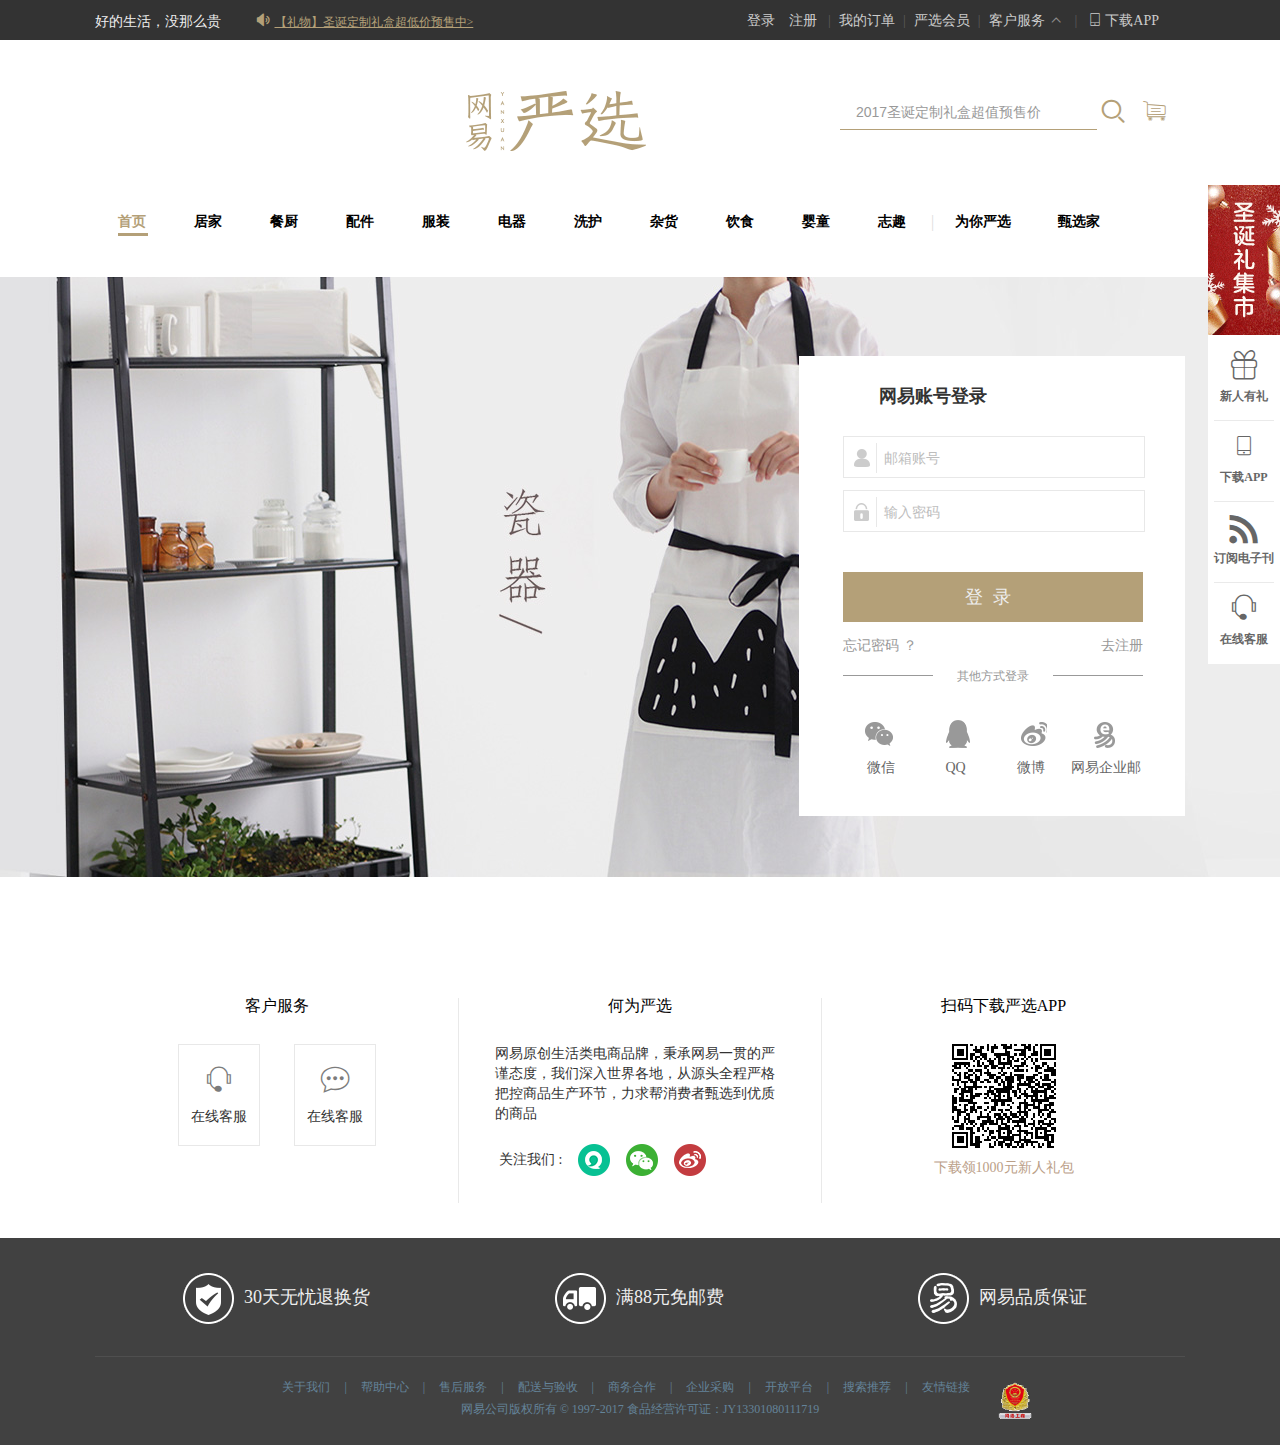
<file: login.html>
<!DOCTYPE html>
<html lang="en">
<head>
	<meta charset="UTF-8">
	<title>登录页</title>
	<link rel="stylesheet" href="./assets/css/reset.css">
	<link rel="stylesheet" href="./assets/fonts/iconfont.css" type="text/css">
	<link rel="stylesheet" href="./assets/css/login.css">
	<link rel="stylesheet" href="./assets/css/swiper.min.css">
	<link rel="shortcut icon" href="./assets/images/icon.png" type="image/x-icon">
</head>
<body>
	<!--顶部导航栏strat-->		
	<div class="topbar">
		<div  class="container">			
			<div class="topbar-left">
				<a class="left-two" href="">好的生活，没那么贵</a>
				<a class="left-one" href="">
					<i class="iconfont icon-laba-copy"></i>
					<span>【礼物】圣诞定制礼盒超低价预售中></span>
				</a>
			</div>
			<div class="topbar-right">
				<a class="topbar-ri" href="">
					<span class="sp1">登录</span>
					<span>注册</span>
				</a>
				<a class="topbar-ri" href="">我的订单</a>
				<a class="topbar-ri" href="">严选会员</a>
				<a href="">企业采购</a>
				<div class="client">
					<a class="topbar-ri" href="">客户服务<i class="iconfont  icon-arrow-up1"></i></a>
					<ul class="client-item">
						<li><a href="">在线服务</a></li>
						<li><a href="">帮助中心</a></li>
						<li><a href="">商务合作</a></li>
						<li><a href="">开发平台</a></li>
					</ul>
				</div>
				<div class="app">					
					<a class="topbar-ri" href=""><i class="iconfont icon-shouji1"></i>下载APP</a>
					<div class="image">
						<img src="./assets/images/fixed/1.png" alt="">
						<p>下载领1000元新人礼包</p>
					</div>
				</div>
			</div>
		</div>
	</div>
	<!--顶部导航栏end-->

	<div class="fix-gundong">
		<div class="scroll container">
			<a class="scroll-img" href=""><img src="./assets/images/logo.png" alt=""></a>
			<ul class="scroll-log">
				<li><a href="">首页</a></li>
				<li><a href="">居家</a></li>
				<li><a href="">餐厨</a></li>
				<li><a href="">配件</a></li>
				<li><a href="">服装</a></li>
				<li><a href="">电器</a></li>
				<li><a href="">洗护</a></li>
				<li><a href="">杂货</a></li>
				<li><a href="">饮食</a></li>
				<li><a href="">婴童</a></li>
				<li><a href="">志趣</a></li>
			</ul>
			<div class="scroll-r">
				<a href="">登录</a>
				<a href="">注册</a>
				<a href=""><i class="iconfont icon-qicheqianlian-"></i></a>
			</div>
		</div>
	</div>
<!--中间广告栏strat-->
	<div class="out-logo">
		<div class="logo container fixed-all">
			<div class="logo-top">		
				<a href=""><img src="./assets/images/logo.png" alt=""></a>
				<div class="search">
					<input type="text" placeholder="2017圣诞定制礼盒超值预售价">
					<a class="sub" href=""><i class="iconfont icon-fangdajing"></i></a>
					<a class="car" href=""><i class="iconfont icon-qicheqianlian-"></i></a>
				</div>
			</div>
			<ul class="logobar">
				<li class="log-item"><a class="log-item-fir" href="">首页</a></li>
				<li class="log-item">
					<a class="log-item-a" href="">居家</a>
						<ul class="shop-down">
							<li class="shop-it"><a href=""><i class="iconfont icon-15bed"></i>床品件套</a></li>
							<li class="shop-it"><a href=""><i class="iconfont icon-Pillow"></i>床品件套</a></li>
							<li class="shop-it"><a href=""><i class="iconfont icon-jiaju"></i>床品件套</a></li>
							<li class="shop-it"><a href=""><i class="iconfont icon-shounaxiang"></i>床品件套</a></li>
							<li class="shop-it"><a href=""><i class="iconfont icon-04"></i>床品件套</a></li>
							<li class="shop-it"><a href=""><i class="iconfont icon-pencil"></i>床品件套</a></li>
							<li class="shop-it"><a href=""><i class="iconfont icon-hanfuwanAPPqiepian_shangcheng-nayiwan"></i>床品件套</a></li>
						</ul>
				</li>
				<li class="log-item">
					<a class="log-item-a" href="">餐厨</a>
					<ul class="shop-down">
						<li class="shop-it"><a href=""><i class="iconfont icon-15bed"></i>咖啡具</a></li>
						<li class="shop-it"><a href=""><i class="iconfont icon-Pillow"></i>咖啡具</a></li>
						<li class="shop-it"><a href=""><i class="iconfont icon-jiaju"></i>咖啡具</a></li>
						<li class="shop-it"><a href=""><i class="iconfont icon-shounaxiang"></i>咖啡具</a></li>
						<li class="shop-it"><a href=""><i class="iconfont icon-04"></i>咖啡具</a></li>
						<li class="shop-it"><a href=""><i class="iconfont icon-pencil"></i>咖啡具</a></li>
						<li class="shop-it"><a href=""><i class="iconfont icon-hanfuwanAPPqiepian_shangcheng-nayiwan"></i>咖啡具</a></li>
					</ul>
				</li>				
				<li class="log-item">
					<a class="log-item-a" href="">配件</a>
					<ul class="shop-down">
						<li class="shop-it"><a href=""><i class="iconfont icon-15bed"></i>行李箱</a></li>
						<li class="shop-it"><a href=""><i class="iconfont icon-Pillow"></i>行李箱</a></li>
						<li class="shop-it"><a href=""><i class="iconfont icon-jiaju"></i>行李箱</a></li>
						<li class="shop-it"><a href=""><i class="iconfont icon-shounaxiang"></i>行李箱</a></li>
						<li class="shop-it"><a href=""><i class="iconfont icon-04"></i>行李箱</a></li>
						<li class="shop-it"><a href=""><i class="iconfont icon-pencil"></i>行李箱</a></li>
						<li class="shop-it"><a href=""><i class="iconfont icon-hanfuwanAPPqiepian_shangcheng-nayiwan"></i>行李箱</a></li>
					</ul>
				</li>				
				<li class="log-item">
					<a class="log-item-a" href="">服装</a>
					<ul class="shop-down">
						<li class="shop-it"><a href=""><i class="iconfont icon-15bed"></i>毛衫</a></li>
						<li class="shop-it"><a href=""><i class="iconfont icon-Pillow"></i>毛衫</a></li>
						<li class="shop-it"><a href=""><i class="iconfont icon-jiaju"></i>毛衫</a></li>
						<li class="shop-it"><a href=""><i class="iconfont icon-shounaxiang"></i>毛衫</a></li>
						<li class="shop-it"><a href=""><i class="iconfont icon-04"></i>毛衫</a></li>
						<li class="shop-it"><a href=""><i class="iconfont icon-pencil"></i>毛衫</a></li>
						<li class="shop-it"><a href=""><i class="iconfont icon-hanfuwanAPPqiepian_shangcheng-nayiwan"></i>毛衫</a></li>
					</ul>
				</li>				
				<li class="log-item">
					<a class="log-item-a" href="">电器</a>
					<ul class="shop-down">
						<li class="shop-it"><a href=""><i class="iconfont icon-15bed"></i>生活电器</a></li>
						<li class="shop-it"><a href=""><i class="iconfont icon-Pillow"></i>生活电器</a></li>
						<li class="shop-it"><a href=""><i class="iconfont icon-jiaju"></i>生活电器</a></li>
						<li class="shop-it"><a href=""><i class="iconfont icon-shounaxiang"></i>生活电器</a></li>
						<li class="shop-it"><a href=""><i class="iconfont icon-04"></i>生活电器</a></li>
						<li class="shop-it"><a href=""><i class="iconfont icon-pencil"></i>生活电器</a></li>
						<li class="shop-it"><a href=""><i class="iconfont icon-hanfuwanAPPqiepian_shangcheng-nayiwan"></i>生活电器</a></li>
					</ul>
				</li>				
				<li class="log-item">
					<a class="log-item-a" href="">洗护</a>
					<ul class="shop-down">
						<li class="shop-it"><a href=""><i class="iconfont icon-15bed"></i>毛巾</a></li>
						<li class="shop-it"><a href=""><i class="iconfont icon-Pillow"></i>毛巾</a></li>
						<li class="shop-it"><a href=""><i class="iconfont icon-jiaju"></i>毛巾</a></li>
						<li class="shop-it"><a href=""><i class="iconfont icon-shounaxiang"></i>毛巾</a></li>
						<li class="shop-it"><a href=""><i class="iconfont icon-04"></i>毛巾</a></li>
						<li class="shop-it"><a href=""><i class="iconfont icon-pencil"></i>毛巾</a></li>
						<li class="shop-it"><a href=""><i class="iconfont icon-hanfuwanAPPqiepian_shangcheng-nayiwan"></i>毛巾</a></li>
					</ul>
				</li>				
				<li class="log-item">
					<a class="log-item-a" href="">杂货</a>
					<ul class="shop-down">
						<li class="shop-it"><a href=""><i class="iconfont icon-15bed"></i>糕点</a></li>
						<li class="shop-it"><a href=""><i class="iconfont icon-Pillow"></i>糕点</a></li>
						<li class="shop-it"><a href=""><i class="iconfont icon-jiaju"></i>糕点</a></li>
						<li class="shop-it"><a href=""><i class="iconfont icon-shounaxiang"></i>糕点</a></li>
						<li class="shop-it"><a href=""><i class="iconfont icon-04"></i>糕点</a></li>
						<li class="shop-it"><a href=""><i class="iconfont icon-pencil"></i>糕点</a></li>
						<li class="shop-it"><a href=""><i class="iconfont icon-hanfuwanAPPqiepian_shangcheng-nayiwan"></i>糕点</a></li>
					</ul>
				</li>				
				<li class="log-item">
					<a class="log-item-a" href="">饮食</a>
					<ul class="shop-down">
						<li class="shop-it"><a href=""><i class="iconfont icon-15bed"></i>婴幼儿服饰</a></li>
						<li class="shop-it"><a href=""><i class="iconfont icon-Pillow"></i>婴幼儿服饰</a></li>
						<li class="shop-it"><a href=""><i class="iconfont icon-jiaju"></i>婴幼儿服饰</a></li>
						<li class="shop-it"><a href=""><i class="iconfont icon-shounaxiang"></i>婴幼儿服饰</a></li>
						<li class="shop-it"><a href=""><i class="iconfont icon-04"></i>婴幼儿服饰</a></li>
						<li class="shop-it"><a href=""><i class="iconfont icon-pencil"></i>婴幼儿服饰</a></li>
						<li class="shop-it"><a href=""><i class="iconfont icon-hanfuwanAPPqiepian_shangcheng-nayiwan"></i>婴幼儿服饰</a></li>
					</ul>
				</li>				
				<li class="log-item">
					<a class="log-item-a" href="">婴童</a>
					<ul class="shop-down">
						<li class="shop-it"><a href=""><i class="iconfont icon-15bed"></i>唱片</a></li>
						<li class="shop-it"><a href=""><i class="iconfont icon-Pillow"></i>唱片</a></li>
						<li class="shop-it"><a href=""><i class="iconfont icon-jiaju"></i>唱片</a></li>
						<li class="shop-it"><a href=""><i class="iconfont icon-shounaxiang"></i>唱片</a></li>
						<li class="shop-it"><a href=""><i class="iconfont icon-04"></i>唱片</a></li>
						<li class="shop-it"><a href=""><i class="iconfont icon-pencil"></i>唱片</a></li>
						<li class="shop-it"><a href=""><i class="iconfont icon-hanfuwanAPPqiepian_shangcheng-nayiwan"></i>唱片</a></li>
					</ul>
				</li>				
				<li class="log-item">
					<a class="log-item-a" href="">志趣</a>
					<ul class="shop-down">
						<li class="shop-it"><a href=""><i class="iconfont icon-15bed"></i>唱片</a></li>
						<li class="shop-it"><a href=""><i class="iconfont icon-Pillow"></i>唱片</a></li>
						<li class="shop-it"><a href=""><i class="iconfont icon-jiaju"></i>唱片</a></li>
						<li class="shop-it"><a href=""><i class="iconfont icon-shounaxiang"></i>唱片</a></li>
						<li class="shop-it"><a href=""><i class="iconfont icon-04"></i>唱片</a></li>
						<li class="shop-it"><a href=""><i class="iconfont icon-pencil"></i>唱片</a></li>
						<li class="shop-it"><a href=""><i class="iconfont icon-hanfuwanAPPqiepian_shangcheng-nayiwan"></i>唱片</a></li>
					</ul>
				</li>	
				<li class="log-item-lin">|</li>
				<li class="log-item">
					<a class="log-item-a" href="">为你严选</a>
					<ul class="shop-down">
						<li class="shop-it"><a href=""><i class="iconfont icon-15bed"></i>严选推荐</a></li>
						<li class="shop-it"><a href=""><i class="iconfont icon-Pillow"></i>严选推荐</a></li>
						<li class="shop-it"><a href=""><i class="iconfont icon-jiaju"></i>严选推荐</a></li>
						<li class="shop-it"><a href=""><i class="iconfont icon-shounaxiang"></i>严选推荐</a></li>
						<li class="shop-it"><a href=""><i class="iconfont icon-04"></i>严选推荐</a></li>
						<li class="shop-it"><a href=""><i class="iconfont icon-pencil"></i>严选推荐</a></li>
						<li class="shop-it"><a href=""><i class="iconfont icon-hanfuwanAPPqiepian_shangcheng-nayiwan"></i>严选推荐</a></li>
					</ul>
				</li>

				<li class="log-item">
					<a class="log-item-a" href="">甄选家</a>
					<ul class="shop-down">
						<li class="shop-it"><a href=""><i class="iconfont icon-15bed"></i>建议征集</a></li>
						<li class="shop-it"><a href=""><i class="iconfont icon-Pillow"></i>建议征集</a></li>
						<li class="shop-it"><a href=""><i class="iconfont icon-jiaju"></i>建议征集</a></li>
						<li class="shop-it"><a href=""><i class="iconfont icon-shounaxiang"></i>建议征集</a></li>
						<li class="shop-it"><a href=""><i class="iconfont icon-04"></i>建议征集</a></li>
						<li class="shop-it"><a href=""><i class="iconfont icon-pencil"></i>建议征集</a></li>
						<li class="shop-it"><a href=""><i class="iconfont icon-hanfuwanAPPqiepian_shangcheng-nayiwan"></i>建议征集</a></li>
					</ul>
				</li>
			</ul>
		</div>	
	</div>
	<!--中间广告栏end-->

	<!--右侧固定导航栏strat-->
	<div class="right-fix fixed-all">
		<a class="fix-img" href=""><img src="./assets/images/list-sw/10.gif" alt=""></a>
		<ul class="content">
			<li class="item-bor"><a href=""><i class="iconfont icon-libao"></i><p>新人有礼</p></a></li>
			<li class="item-1 item-bor">
				<a href=""><i class="iconfont icon-shouji1"></i><p>下载APP</p></a>
				<div class="cont">
					<h3 class="price">
						<span class="price-1">￥</span>
						<span class="price-4">1000</span>
						<span class="price-2">新人</span>
						<span class="price-3">现金礼</span>
					</h3>
					<img src="./assets/images/fixed/1.png" alt="">
					<span class="cont-1">立即扫码</span>
					<span class="cont-2">下载APP扫码</span>
				</div>
			</li>
			<li class="item-2 item-bor">
				<a href=""><i class="iconfont icon-xinhao"></i><p>订阅电子刊</p></a>
				<div class="cont-2">
					<h3>严选生活美学<span class="right-x">X</span></h3>
					<p>订阅电子刊，第一时间获取严选最新资讯</p>
					<div class="sear">
						<input class="tex" type="text" placeholder="输入您电子邮件">
						<input class="sub" type="submit" value="立即订阅">
					</div>
					<ul class="cont-fl">
						<li><i class="iconfont icon-pencil"></i>专属优惠</li>
						<li><i class="iconfont icon-huangguan"></i>尊享优先购</li>
						<li><i class="iconfont icon-bao"></i>好货不错过</li>
					</ul>
				</div>
			</li>
			<li class="item-bor"><a href=""><i class="iconfont icon-erji"></i><p>在线客服</p></a></li>
		</ul>
		<div class="goback">
			<i class="iconfont icon-arrow-up1"></i><p>回顶部</p>
		</div>
	</div>
	<!--右侧固定导航栏end-->
	<!--登录start-->
		<div class="login-backgd fixed-all">
			<div class="login-box container">
				<div class="login-content">
					<h3 class="login-tit">网易账号登录</h3>
					<div class="text">
						<span class="tex-img"></span>
						<input class="username" type="text" name="username" value="" placeholder="邮箱账号">
						<span class="text-reg" ></span>
						<ul class="slide">
							<li><span class="s-cont"></span>@163.com</li>
							<li><span class="s-cont"></span>@126.com</li>
							<li><span class="s-cont"></span>@yeah.net</li>
							<li><span class="s-cont"></span>@188.com</li>
							<li><span class="s-cont"></span>@vip.163.com</li>
							<li><span class="s-cont"></span>@vip.126.com</li>
						</ul>
					</div>	
					<div class="password">
						<span class="pass-img"></span>
						<input class="pass-cont" type="password" name="password" value="" placeholder="输入密码">
						<span class="pass-reg"></span>
					</div>
					<div class="sub">
						<a class="sub-a" href="">登录</a>
					</div>
					<div class="ignoe">
						<a class="ign-word" href="">忘记密码 ？</a>
						<a class="go-sub" href="">去注册</a>
					</div>
					<div class="log-line">
						<span>其他方式登录</span>
					</div>
					<ul class="login-img">
						<li>
							<a href="">
								<span class="img-a img-change"></span>
								<p class="img-tex">微信</p>
							</a>
						</li>				
						<li>
							<a href="">
								<span class="img-b img-change"></span>
								<p class="img-tex">QQ</p>
							</a>
						</li>				
						<li>
							<a href="">
								<span class="img-c img-change"></span>
								<p class="img-tex">微博</p>
							</a>
						</li>				
						<li>
							<a href="">
								<span class="img-d"></span>
								<p class="img-tex">网易企业邮</p>
							</a>
						</li>
					</ul>
				</div>
			</div>
		</div>
	<!--登录end-->








	<!--底部内容strat-->
	<div class="erw-floor fixed-all">
		<ul class="erw-content container">
			<li class="serve">
				<h3 class="serve-tit">客户服务</h3>
				<div class="erji">
					<a class="erji-a" href="">
						<i class="iconfont icon-erji"></i>
						<p>在线客服</p>
					</a>
				</div>	
				<div class="erji">
					<a class="erji-a" href="">
						<i class="iconfont icon-xinxi"></i>
						<p>在线客服</p>
					</a>
				</div>
			</li>	
			<li class="what">
				<h3 class="what-tit">何为严选</h3>
				<p class="what-cont">网易原创生活类电商品牌，秉承网易一贯的严谨态度，我们深入世界各地，从源头全程严格把控商品生产环节，力求帮消费者甄选到优质的商品</p>
				<ul class="what-img">
					<li class="what-img-1"><p>关注我们 :</p>
					</li>
					<li class="what-img-2">
						<img src="./assets/images/floor/1.png" alt="">
						<div class="what-img-ac">
							<img src="./assets/images/floor/4.png" alt="">
						</div>
					</li>		
					<li class="what-img-2">
						<img src="./assets/images/floor/2.png" alt="">
						<div class="what-img-ac">
							<img src="./assets/images/floor/4.png" alt="">
						</div>
					</li>		
					<li class="what-img-4">
						<a href=""><img src="./assets/images/floor/3.png" alt=""></a>
					</li>
				</ul>
			</li>
			<li class="erw-con">
				<h3 class="erw-con-tit">扫码下载严选APP</h3>
				<img src="./assets/images/floor/5.png" alt="">
				<p class="new-pri">下载领1000元新人礼包</p>
			</li>	
		</ul>
	</div>
	<!--底部内容end-->

	<!--底边栏strat-->
	<div class="botbar fixed-all">
		<div class="botbar-z container">
			<ul class="botbar-ico">
				<li class="botbar-item"><img src="./assets/images/floor/6.png" alt="">30天无忧退换货</li>			
				<li class="botbar-item"><img src="./assets/images/floor/7.png" alt="">满88元免邮费</li>			
				<li class="botbar-item"><img src="./assets/images/floor/8.png" alt="">网易品质保证</li>
			</ul>
			<div class="botbar-flr">
				<div class="botbar-link">
					<a href="">关于我们</a>
					<a href="">帮助中心</a>
					<a href="">售后服务</a>
					<a href="">配送与验收</a>
					<a href="">商务合作</a>
					<a href="">企业采购</a>
					<a href="">开放平台</a>
					<a href="">搜索推荐</a>
					<a href="">友情链接</a>
				</div>
				<div class="botbar-r">
					<a href=""><img src="./assets/images/floor/9.gif" alt=""></a>
				</div>
				<p class="bot-out">网易公司版权所有 © 1997-2017   食品经营许可证：JY13301080111719</p>
			</div>
		</div>
	</div>

	<!--底边栏end-->












	<script src="./assets/js/jquery.min.js"></script>
	<script src="./assets/js/login.js"></script>
	<script src="./assets/js/swiper.min.js"></script>
</body>
</html>
</file>
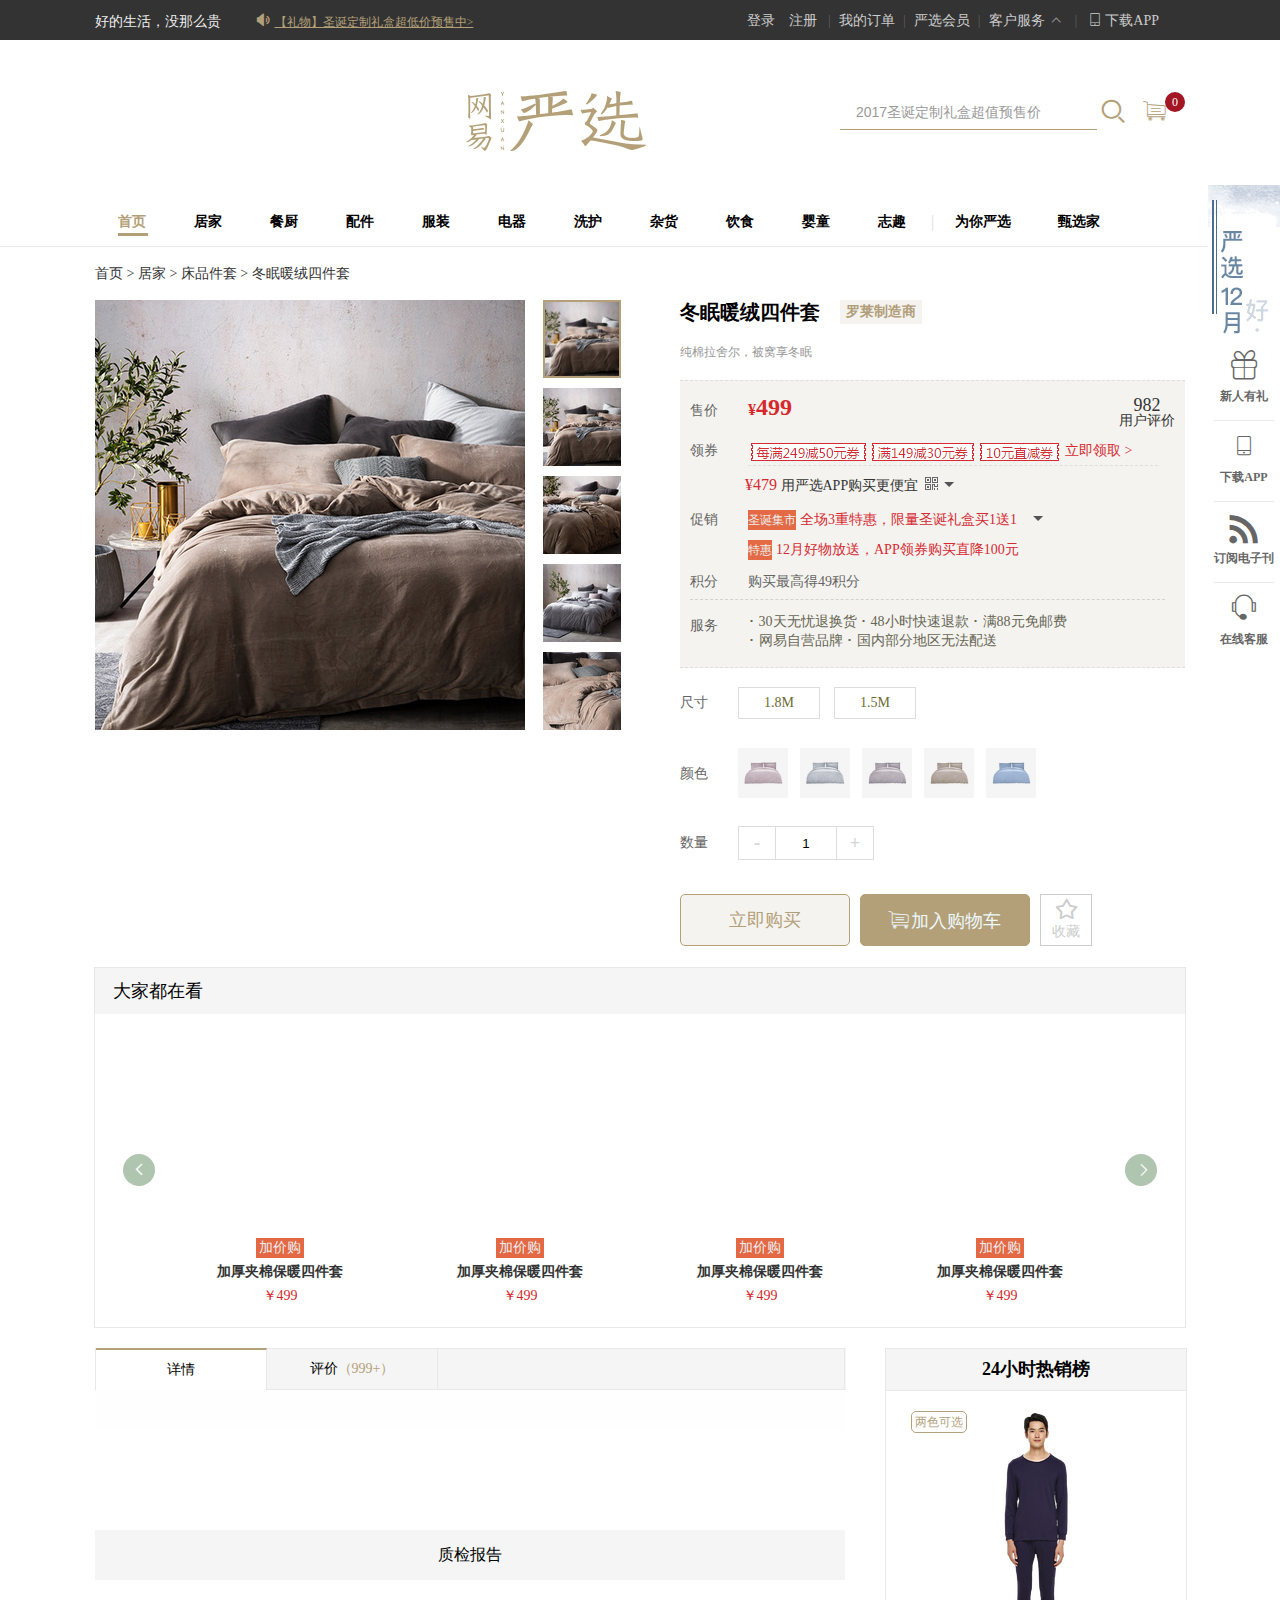
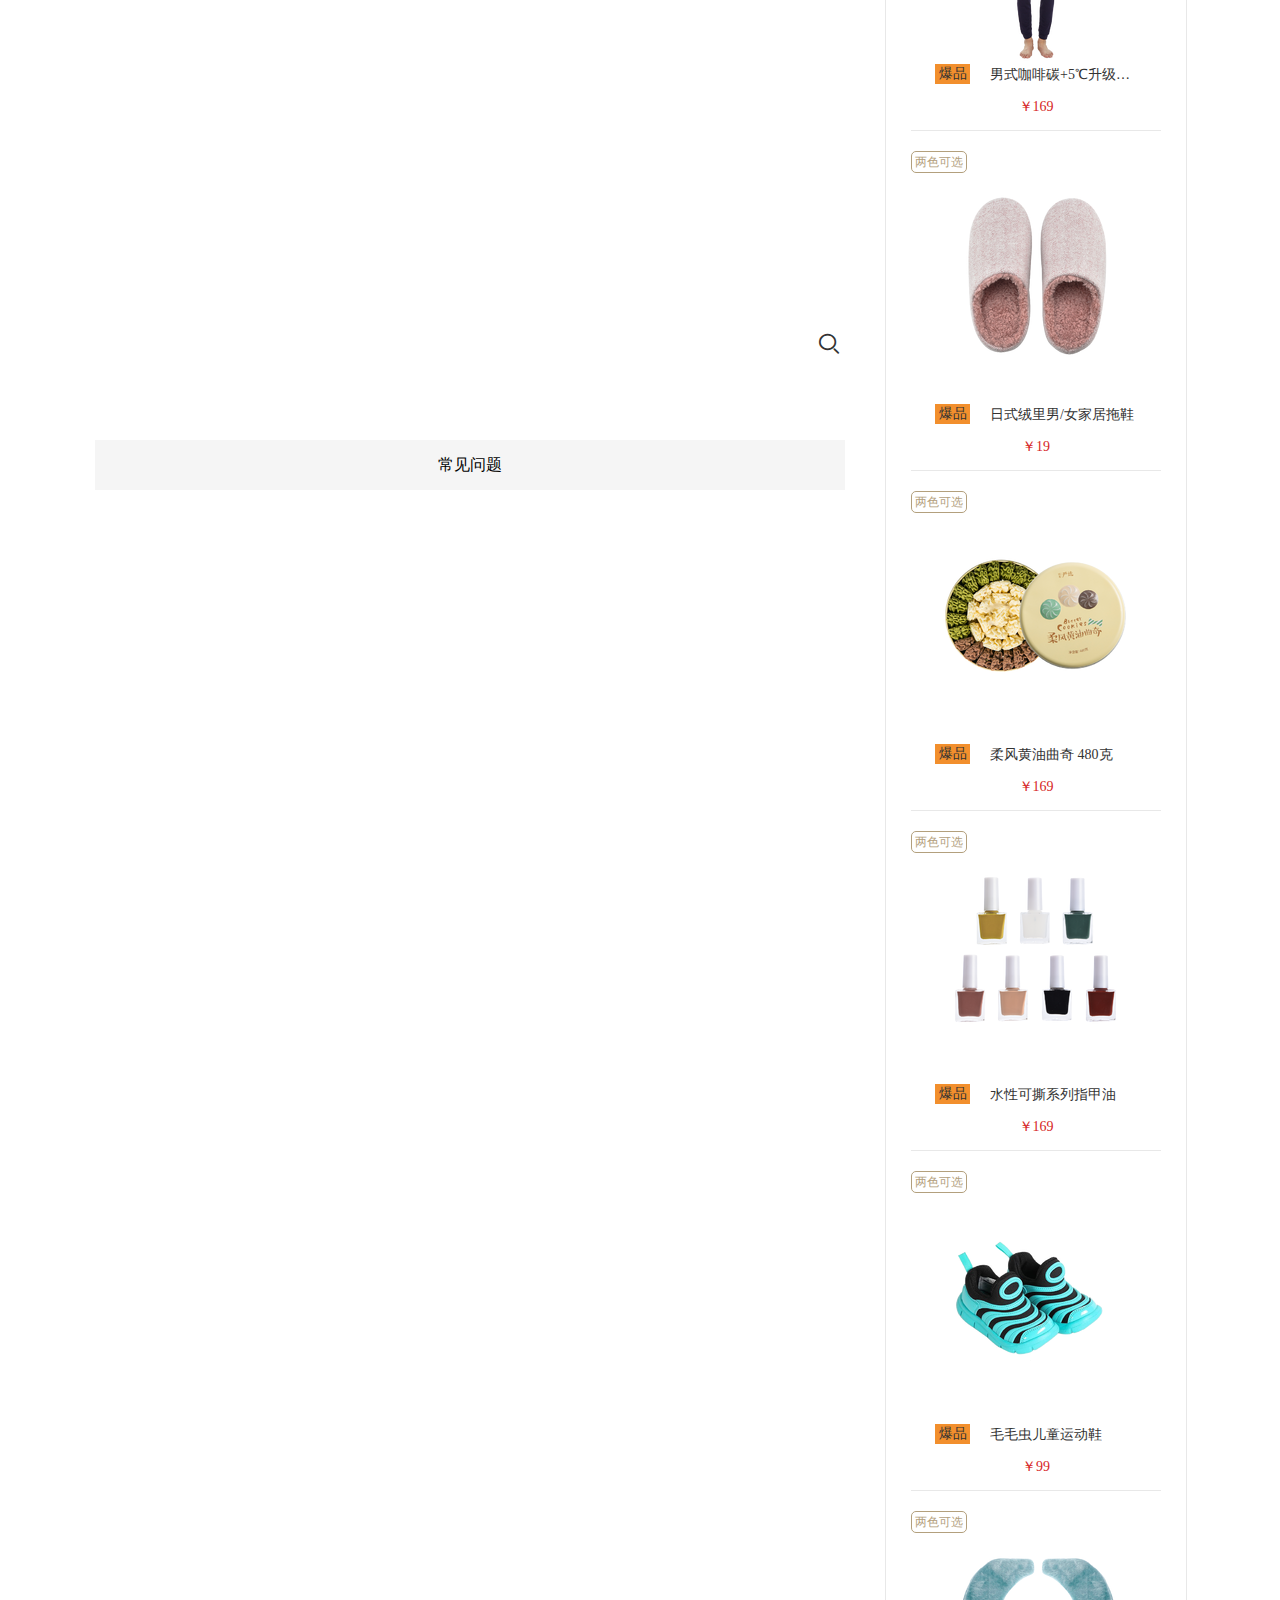
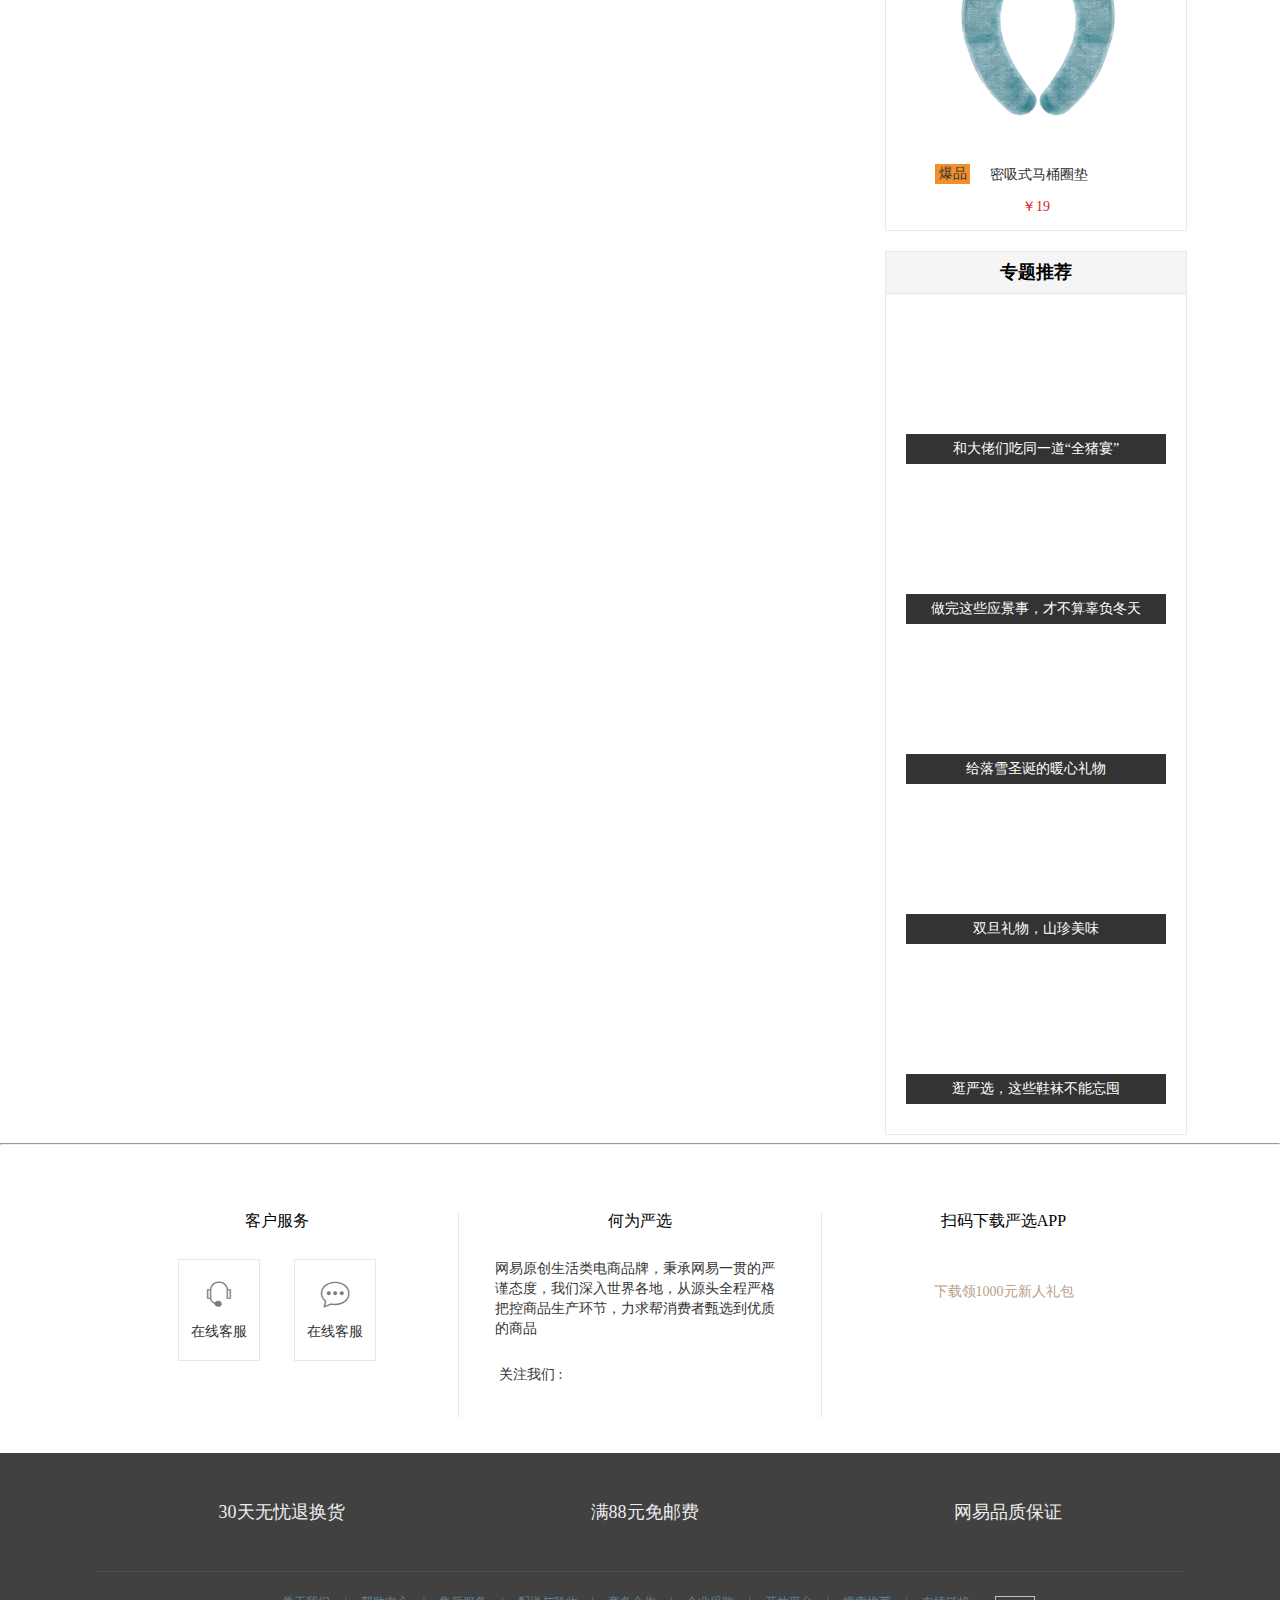
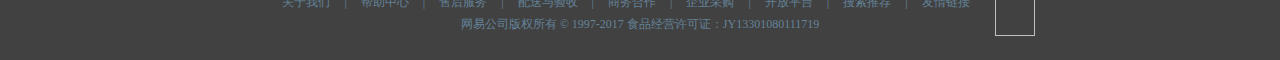
<file: show.html>
<!DOCTYPE html>
<html lang="en">
<head>
	<meta charset="UTF-8">
	<title>详情页</title>
	<link rel="stylesheet" href="./assets/css/reset.css">
	<link rel="stylesheet" href="./assets/fonts/iconfont.css" type="text/css">
	<link rel="stylesheet" href="./assets/css/swiper.min.css">
	<!-- <link rel="stylesheet" href="./assets/css/dialog.css"> -->
	<link rel="stylesheet" href="./assets/css/show.css">
	<link rel="shortcut icon" href="./assets/images/icon.png" type="image/x-icon">

</head>
<body>
	<div class="shadow"></div>
	<!--顶部导航栏strat-->		
	<div class="topbar">
		<div  class="container">			
			<div class="topbar-left">
				<a class="left-two" href="">好的生活，没那么贵</a>
				<a class="left-one" href="">
					<i class="iconfont icon-laba-copy"></i>
					<span>【礼物】圣诞定制礼盒超低价预售中></span>
				</a>
			</div>
			<div class="topbar-right">
				<a class="topbar-ri" href="">
					<span class="sp1">登录</span>
					<span>注册</span>
				</a>
				<a class="topbar-ri" href="">我的订单</a>
				<a class="topbar-ri" href="">严选会员</a>
				<a href="">企业采购</a>
				<div class="client">
					<a class="topbar-ri" href="">客户服务<i class="iconfont  icon-arrow-up1"></i></a>
					<ul class="client-item">
						<li><a href="">在线服务</a></li>
						<li><a href="">帮助中心</a></li>
						<li><a href="">商务合作</a></li>
						<li><a href="">开发平台</a></li>
					</ul>
				</div>
				<div class="app">					
					<a class="topbar-ri" href=""><i class="iconfont icon-shouji1"></i>下载APP</a>
					<div class="image">
						<img class="image-load" data-src="./assets/images/fixed/1.png" alt="">
						<p>下载领1000元新人礼包</p>
					</div>
				</div>
			</div>
		</div>
	</div>
	<!--顶部导航栏end-->

	<div class="fix-gundong">
		<div class="scroll container">
			<a class="scroll-img" href=""><img class="image-load" data-src="./assets/images/logo.png" alt=""></a>
			<ul class="scroll-log">
				<li><a href="">首页</a></li>
				<li><a href="">居家</a></li>
				<li><a href="">餐厨</a></li>
				<li><a href="">配件</a></li>
				<li><a href="">服装</a></li>
				<li><a href="">电器</a></li>
				<li><a href="">洗护</a></li>
				<li><a href="">杂货</a></li>
				<li><a href="">饮食</a></li>
				<li><a href="">婴童</a></li>
				<li><a href="">志趣</a></li>
			</ul>
			<div class="scroll-r">
				<a href="">登录</a>
				<a href="">注册</a>
				<a href=""><i class="iconfont icon-qicheqianlian-"></i></a>
			</div>
		</div>
	</div>
	<!--中间广告栏strat-->
	<div class="out-logo">
		<div class="logo container fixed-all">
			<div class="logo-top">		
				<a href=""><img class="image-load" data-src="./assets/images/logo.png" alt=""></a>
				<div class="search">
					<input type="text" placeholder="2017圣诞定制礼盒超值预售价">
					<a class="sub" href=""><i class="iconfont icon-fangdajing"></i></a>
					<div class="car-box">
						<a class="car" href=""><i class="iconfont icon-qicheqianlian-"></i></a>
						<span class="sp-num">1</span>
						<div class="slide-d">
							<ul class="car-contents">

							</ul>
							<div class="car-cont-bot">
								商品合计: ¥<span class="cont-money">10907.00</span>
								<a class="car-fu" href="">去购物车结算</a>
							</div>
						</div>
					</div>

				</div>
			</div>
			<ul class="logobar">
				<li class="log-item"><a class="log-item-fir" href="">首页</a></li>
				<li class="log-item">
					<a class="log-item-a" href="">居家</a>
						<ul class="shop-down">
							<li class="shop-it"><a href=""><i class="iconfont icon-15bed"></i>床品件套</a></li>
							<li class="shop-it"><a href=""><i class="iconfont icon-Pillow"></i>床品件套</a></li>
							<li class="shop-it"><a href=""><i class="iconfont icon-jiaju"></i>床品件套</a></li>
							<li class="shop-it"><a href=""><i class="iconfont icon-shounaxiang"></i>床品件套</a></li>
							<li class="shop-it"><a href=""><i class="iconfont icon-04"></i>床品件套</a></li>
							<li class="shop-it"><a href=""><i class="iconfont icon-pencil"></i>床品件套</a></li>
							<li class="shop-it"><a href=""><i class="iconfont icon-hanfuwanAPPqiepian_shangcheng-nayiwan"></i>床品件套</a></li>
						</ul>
				</li>
				<li class="log-item">
					<a class="log-item-a" href="">餐厨</a>
					<ul class="shop-down">
						<li class="shop-it"><a href=""><i class="iconfont icon-15bed"></i>咖啡具</a></li>
						<li class="shop-it"><a href=""><i class="iconfont icon-Pillow"></i>咖啡具</a></li>
						<li class="shop-it"><a href=""><i class="iconfont icon-jiaju"></i>咖啡具</a></li>
						<li class="shop-it"><a href=""><i class="iconfont icon-shounaxiang"></i>咖啡具</a></li>
						<li class="shop-it"><a href=""><i class="iconfont icon-04"></i>咖啡具</a></li>
						<li class="shop-it"><a href=""><i class="iconfont icon-pencil"></i>咖啡具</a></li>
						<li class="shop-it"><a href=""><i class="iconfont icon-hanfuwanAPPqiepian_shangcheng-nayiwan"></i>咖啡具</a></li>
					</ul>
				</li>				
				<li class="log-item">
					<a class="log-item-a" href="">配件</a>
					<ul class="shop-down">
						<li class="shop-it"><a href=""><i class="iconfont icon-15bed"></i>行李箱</a></li>
						<li class="shop-it"><a href=""><i class="iconfont icon-Pillow"></i>行李箱</a></li>
						<li class="shop-it"><a href=""><i class="iconfont icon-jiaju"></i>行李箱</a></li>
						<li class="shop-it"><a href=""><i class="iconfont icon-shounaxiang"></i>行李箱</a></li>
						<li class="shop-it"><a href=""><i class="iconfont icon-04"></i>行李箱</a></li>
						<li class="shop-it"><a href=""><i class="iconfont icon-pencil"></i>行李箱</a></li>
						<li class="shop-it"><a href=""><i class="iconfont icon-hanfuwanAPPqiepian_shangcheng-nayiwan"></i>行李箱</a></li>
					</ul>
				</li>				
				<li class="log-item">
					<a class="log-item-a" href="">服装</a>
					<ul class="shop-down">
						<li class="shop-it"><a href=""><i class="iconfont icon-15bed"></i>毛衫</a></li>
						<li class="shop-it"><a href=""><i class="iconfont icon-Pillow"></i>毛衫</a></li>
						<li class="shop-it"><a href=""><i class="iconfont icon-jiaju"></i>毛衫</a></li>
						<li class="shop-it"><a href=""><i class="iconfont icon-shounaxiang"></i>毛衫</a></li>
						<li class="shop-it"><a href=""><i class="iconfont icon-04"></i>毛衫</a></li>
						<li class="shop-it"><a href=""><i class="iconfont icon-pencil"></i>毛衫</a></li>
						<li class="shop-it"><a href=""><i class="iconfont icon-hanfuwanAPPqiepian_shangcheng-nayiwan"></i>毛衫</a></li>
					</ul>
				</li>				
				<li class="log-item">
					<a class="log-item-a" href="">电器</a>
					<ul class="shop-down">
						<li class="shop-it"><a href=""><i class="iconfont icon-15bed"></i>生活电器</a></li>
						<li class="shop-it"><a href=""><i class="iconfont icon-Pillow"></i>生活电器</a></li>
						<li class="shop-it"><a href=""><i class="iconfont icon-jiaju"></i>生活电器</a></li>
						<li class="shop-it"><a href=""><i class="iconfont icon-shounaxiang"></i>生活电器</a></li>
						<li class="shop-it"><a href=""><i class="iconfont icon-04"></i>生活电器</a></li>
						<li class="shop-it"><a href=""><i class="iconfont icon-pencil"></i>生活电器</a></li>
						<li class="shop-it"><a href=""><i class="iconfont icon-hanfuwanAPPqiepian_shangcheng-nayiwan"></i>生活电器</a></li>
					</ul>
				</li>				
				<li class="log-item">
					<a class="log-item-a" href="">洗护</a>
					<ul class="shop-down">
						<li class="shop-it"><a href=""><i class="iconfont icon-15bed"></i>毛巾</a></li>
						<li class="shop-it"><a href=""><i class="iconfont icon-Pillow"></i>毛巾</a></li>
						<li class="shop-it"><a href=""><i class="iconfont icon-jiaju"></i>毛巾</a></li>
						<li class="shop-it"><a href=""><i class="iconfont icon-shounaxiang"></i>毛巾</a></li>
						<li class="shop-it"><a href=""><i class="iconfont icon-04"></i>毛巾</a></li>
						<li class="shop-it"><a href=""><i class="iconfont icon-pencil"></i>毛巾</a></li>
						<li class="shop-it"><a href=""><i class="iconfont icon-hanfuwanAPPqiepian_shangcheng-nayiwan"></i>毛巾</a></li>
					</ul>
				</li>				
				<li class="log-item">
					<a class="log-item-a" href="">杂货</a>
					<ul class="shop-down">
						<li class="shop-it"><a href=""><i class="iconfont icon-15bed"></i>糕点</a></li>
						<li class="shop-it"><a href=""><i class="iconfont icon-Pillow"></i>糕点</a></li>
						<li class="shop-it"><a href=""><i class="iconfont icon-jiaju"></i>糕点</a></li>
						<li class="shop-it"><a href=""><i class="iconfont icon-shounaxiang"></i>糕点</a></li>
						<li class="shop-it"><a href=""><i class="iconfont icon-04"></i>糕点</a></li>
						<li class="shop-it"><a href=""><i class="iconfont icon-pencil"></i>糕点</a></li>
						<li class="shop-it"><a href=""><i class="iconfont icon-hanfuwanAPPqiepian_shangcheng-nayiwan"></i>糕点</a></li>
					</ul>
				</li>				
				<li class="log-item">
					<a class="log-item-a" href="">饮食</a>
					<ul class="shop-down">
						<li class="shop-it"><a href=""><i class="iconfont icon-15bed"></i>婴幼儿服饰</a></li>
						<li class="shop-it"><a href=""><i class="iconfont icon-Pillow"></i>婴幼儿服饰</a></li>
						<li class="shop-it"><a href=""><i class="iconfont icon-jiaju"></i>婴幼儿服饰</a></li>
						<li class="shop-it"><a href=""><i class="iconfont icon-shounaxiang"></i>婴幼儿服饰</a></li>
						<li class="shop-it"><a href=""><i class="iconfont icon-04"></i>婴幼儿服饰</a></li>
						<li class="shop-it"><a href=""><i class="iconfont icon-pencil"></i>婴幼儿服饰</a></li>
						<li class="shop-it"><a href=""><i class="iconfont icon-hanfuwanAPPqiepian_shangcheng-nayiwan"></i>婴幼儿服饰</a></li>
					</ul>
				</li>				
				<li class="log-item">
					<a class="log-item-a" href="">婴童</a>
					<ul class="shop-down">
						<li class="shop-it"><a href=""><i class="iconfont icon-15bed"></i>唱片</a></li>
						<li class="shop-it"><a href=""><i class="iconfont icon-Pillow"></i>唱片</a></li>
						<li class="shop-it"><a href=""><i class="iconfont icon-jiaju"></i>唱片</a></li>
						<li class="shop-it"><a href=""><i class="iconfont icon-shounaxiang"></i>唱片</a></li>
						<li class="shop-it"><a href=""><i class="iconfont icon-04"></i>唱片</a></li>
						<li class="shop-it"><a href=""><i class="iconfont icon-pencil"></i>唱片</a></li>
						<li class="shop-it"><a href=""><i class="iconfont icon-hanfuwanAPPqiepian_shangcheng-nayiwan"></i>唱片</a></li>
					</ul>
				</li>				
				<li class="log-item">
					<a class="log-item-a" href="">志趣</a>
					<ul class="shop-down">
						<li class="shop-it"><a href=""><i class="iconfont icon-15bed"></i>唱片</a></li>
						<li class="shop-it"><a href=""><i class="iconfont icon-Pillow"></i>唱片</a></li>
						<li class="shop-it"><a href=""><i class="iconfont icon-jiaju"></i>唱片</a></li>
						<li class="shop-it"><a href=""><i class="iconfont icon-shounaxiang"></i>唱片</a></li>
						<li class="shop-it"><a href=""><i class="iconfont icon-04"></i>唱片</a></li>
						<li class="shop-it"><a href=""><i class="iconfont icon-pencil"></i>唱片</a></li>
						<li class="shop-it"><a href=""><i class="iconfont icon-hanfuwanAPPqiepian_shangcheng-nayiwan"></i>唱片</a></li>
					</ul>
				</li>	
				<li class="log-item-lin">|</li>
				<li class="log-item">
					<a class="log-item-a" href="">为你严选</a>
					<ul class="shop-down">
						<li class="shop-it"><a href=""><i class="iconfont icon-15bed"></i>严选推荐</a></li>
						<li class="shop-it"><a href=""><i class="iconfont icon-Pillow"></i>严选推荐</a></li>
						<li class="shop-it"><a href=""><i class="iconfont icon-jiaju"></i>严选推荐</a></li>
						<li class="shop-it"><a href=""><i class="iconfont icon-shounaxiang"></i>严选推荐</a></li>
						<li class="shop-it"><a href=""><i class="iconfont icon-04"></i>严选推荐</a></li>
						<li class="shop-it"><a href=""><i class="iconfont icon-pencil"></i>严选推荐</a></li>
						<li class="shop-it"><a href=""><i class="iconfont icon-hanfuwanAPPqiepian_shangcheng-nayiwan"></i>严选推荐</a></li>
					</ul>
				</li>

				<li class="log-item">
					<a class="log-item-a" href="">甄选家</a>
					<ul class="shop-down">
						<li class="shop-it"><a href=""><i class="iconfont icon-15bed"></i>建议征集</a></li>
						<li class="shop-it"><a href=""><i class="iconfont icon-Pillow"></i>建议征集</a></li>
						<li class="shop-it"><a href=""><i class="iconfont icon-jiaju"></i>建议征集</a></li>
						<li class="shop-it"><a href=""><i class="iconfont icon-shounaxiang"></i>建议征集</a></li>
						<li class="shop-it"><a href=""><i class="iconfont icon-04"></i>建议征集</a></li>
						<li class="shop-it"><a href=""><i class="iconfont icon-pencil"></i>建议征集</a></li>
						<li class="shop-it"><a href=""><i class="iconfont icon-hanfuwanAPPqiepian_shangcheng-nayiwan"></i>建议征集</a></li>
					</ul>
				</li>
			</ul>
		</div>	
	</div>
	<!--中间广告栏end-->

	<!--右侧固定导航栏strat-->
	<div class="right-fix fixed-all">
		<a class="fix-img" href=""><img class="image-load" data-src="./assets/images/fixed/1.gif" alt=""></a>
		<ul class="content">
			<li class="item-bor"><a href=""><i class="iconfont icon-libao"></i><p>新人有礼</p></a></li>
			<li class="item-1 item-bor">
				<a href=""><i class="iconfont icon-shouji1"></i><p>下载APP</p></a>
				<div class="cont">
					<h3 class="price">
						<span class="price-1">￥</span>
						<span class="price-4">1000</span>
						<span class="price-2">新人</span>
						<span class="price-3">现金礼</span>
					</h3>
					<img class="image-load" data-src="./assets/images/fixed/1.png" alt="">
					<span class="cont-1">立即扫码</span>
					<span class="cont-2">下载APP扫码</span>
				</div>
			</li>
			<li class="item-2 item-bor">
				<a href=""><i class="iconfont icon-xinhao"></i><p>订阅电子刊</p></a>
				<div class="cont-2">
					<h3>严选生活美学<span class="right-x">X</span></h3>
					<p>订阅电子刊，第一时间获取严选最新资讯</p>
					<div class="sear">
						<input class="tex" type="text" placeholder="输入您电子邮件">
						<input class="sub" type="submit" value="立即订阅">
					</div>
					<ul class="cont-fl">
						<li><i class="iconfont icon-pencil"></i>专属优惠</li>
						<li><i class="iconfont icon-huangguan"></i>尊享优先购</li>
						<li><i class="iconfont icon-bao"></i>好货不错过</li>
					</ul>
				</div>
			</li>
			<li class="item-bor"><a href=""><i class="iconfont icon-erji"></i><p>在线客服</p></a></li>
		</ul>
		<div class="goback">
			<i class="iconfont icon-arrow-up1"></i><p>回顶部</p>
		</div>
	</div>
	<!--右侧固定导航栏end-->

	<!--床品图片切换start-->
	<div class="background-all fixed-all">
		<div class="show-content container">
			<p class="shw-dirc">
				<span class="dirc-tex">首页 > </span>
				<a class="dirc-lin" href="">居家</a>
				<span class="dirc-tex"> > </span>
				<a class="dirc-lin" href="">床品件套</a>
				<span class="dirc-tex"> > 冬眠暖绒四件套</span>
			</p>
			<div class="show-img">
				<ul class="s-img-big">
					<li class="big-active"><img class="image-load" data-src="./assets/images/show.img/1-1.jpg" alt=""></li>
					<li><img class="image-load" data-src="./assets/images/show.img/2-2.jpg" alt=""></li>
					<li><img class="image-load" data-src="./assets/images/show.img/3-3.jpg" alt=""></li>
					<li><img class="image-load" data-src="./assets/images/show.img/4-4.jpg" alt=""></li>
					<li><img class="image-load" data-src="./assets/images/show.img/5-5.jpg" alt=""></li>
					<li><img class="image-load" data-src="./assets/images/show.img/6-6.png" alt=""></li>
					<li><img class="image-load" data-src="./assets/images/show.img/7-7.png" alt=""></li>
					<li><img class="image-load" data-src="./assets/images/show.img/8-8.png" alt=""></li>
					<li><img class="image-load" data-src="./assets/images/show.img/9-9.png" alt=""></li>
					<li><img class="image-load" data-src="./assets/images/show.img/10-10.png" alt=""></li>

				</ul>
				<ul class="s-img-small">
					<li  class="small-active"><img class="image-load" data-src="./assets/images/show.img/1.jpg" alt=""></li>
					<li><img class="image-load" data-src="./assets/images/show.img/2.jpg" alt=""></li>
					<li><img class="image-load" data-src="./assets/images/show.img/3.jpg" alt=""></li>
					<li><img class="image-load" data-src="./assets/images/show.img/4.jpg" alt=""></li>
					<li><img class="image-load" data-src="./assets/images/show.img/5.jpg" alt=""></li>
				</ul>

			</div>
			<div class="bed-project">
				<h3 class="b-title">冬眠暖绒四件套<a href="">罗莱制造商</a></h3>
				<p class="b-jian">纯棉拉舍尔，被窝享冬眠</p>
				<div class="bed-pro-con">
					<div class="bed-pro-price">
						<span class="pri-1">售价</span>
						<p class="pri-2">¥<span>499</span></p>
						<a class="pri-a" href="">982<span>用户评价</span></a>
					</div>
					<div class="volume">
						<span class="vol-tit">领券</span>
						<p class="volume-con">
							<img class="image-load" data-src="./assets/images/show.img/11.png" alt="">
							<a href="">立即领取 ></a>
						</p>
					</div>
					<div class="matrix">
						<span>¥479</span> 用严选APP购买更便宜
						<div class="matrix-img">
							<img class="image-load" data-src="./assets/images/show.img/12.png" alt="">
							<img class="image-load" data-src="./assets/images/show.img/14.png" alt="">
							<div class="img-none">
								<img class="image-load" data-src="./assets/images/show.img/13.png" alt="">
								<p>扫一扫下载购买</p>
							</div>
						</div>
					</div>
					<div class="promotion">
						<span class="promotion-ti">促销</span>
						<ul class="promo-u1">
							<li class="promo-li1">
								<a class="prom-a1" href="">圣诞集市</a>
								<a class="prom-a2" href="">全场3重特惠，限量圣诞礼盒买1送1</a>
								<div class="promo-none">
									<a class="promo-no-a" href=""><img class="image-load" data-src="./assets/images/show.img/14.png" alt=""></a>
									<ul class="promo-u2">
										<li class="promo-li2">
											<a  class="promo-bo" href="">圣诞集市</a><a class="promo-ro" href="">全场3重特惠，限量圣诞礼盒买1送1</a>
										</li>						
										<li class="promo-li2">
											<a class="promo-bo" href="">特惠</a><a  class="promo-ro" href="">12月好物放送，APP领券购买直降100元</a>
										</li>						
										<li class="promo-li2">
											<a class="promo-bo" href="">加价购</a><a class="promo-ro" href="">满399元可超值换购</a>
										</li>
									</ul>
								</div>
							</li>
							<li class="promo-li1">
								<a class="prom-a1" href="">特惠</a>
								<a class="prom-a2" href="">12月好物放送，APP领券购买直降100元</a>
							</li>
						</ul>
					</div>
					<div class="jfem">
						<span class="jfem-tit">积分</span>购买最高得49积分
					</div>
					<div class="serve">
						<span class="serve-tit">服务</span>
						<div class="serve-cont">
							<a class="ser-a" href="">	･ 30天无忧退换货    ･ 48小时快速退款    ･ 满88元免邮费 </a>
							<a class="ser-a" href="">   ･ 网易自营品牌    ･ 国内部分地区无法配送   </a>
						</div>
					</div>
				</div>
				
				<div class="length">
					<span class="leng-tit">尺寸</span>
					<ul class="length-con">
						<li class="leng-item">
							1.8M
							<img class="image-load" data-src="./assets/images/show.img/15.png" alt="">
						</li>			
						<li class="leng-item">
							1.5M
							<img class="image-load" data-src="./assets/images/show.img/15.png" alt="">
						</li>
					</ul>
				</div>
				<div class="color">
					<span class="col-tit">颜色</span>
					<ul class="col-con">
						<li class="col-item">
							<img class="image-load" data-src="./assets/images/show.img/6.png" alt="" title="红梅色">
						</li>						
						<li class="col-item">
							<img class="image-load" data-src="./assets/images/show.img/7.png" alt="" title="红梅色">
						</li>						
						<li class="col-item">
							<img class="image-load" data-src="./assets/images/show.img/8.png" alt="" title="红梅色">
						</li>						
						<li class="col-item">
							<img class="image-load" data-src="./assets/images/show.img/9.png" alt="" title="红梅色">
						</li>						
						<li class="col-item">
							<img class="image-load" data-src="./assets/images/show.img/10.png" alt="" title="红梅色">
						</li>
					</ul>
				</div>
				<div class="numb">
					<span class="numb-tit">数量</span>
					<ul class="numb-cont">
						<li class="numb-item1"> - 
							<div class="cont-hide">
								本商品一件起售
							</div>
						</li>
						<li class="numb-item2"><input class="inp-cont" type="text" value="1"></li>
						<li class="numb-item3"> + </li>
					</ul>
				</div>
				<ul class="may">
					<li class="may-li hove-opa">
						<a href="javascript:;">立即购买</a>
					</li>
					<li class="shop-car hove-opa">
						<a href="javascript:;"><i class="iconfont icon-qicheqianlian-"></i>加入购物车</a>
					</li>
					<li class="collect">
						<i class="iconfont icon-xing"></i>
						<p>收藏</p>
					</li>

				</ul>

			</div>

			<!--登录start-->
			<div class="login-content">
				<h3 class="login-tit">网易账号登录<span class="noplay">X</span></h3>
				<div class="text">
				<span class="tex-img"></span>
				<input class="username" type="text" name="username" value="" placeholder="邮箱账号">
				<span class="text-reg" ></span>
				<ul class="slide">
				<li><span class="s-cont"></span>@163.com</li>
				<li><span class="s-cont"></span>@126.com</li>
				<li><span class="s-cont"></span>@yeah.net</li>
				<li><span class="s-cont"></span>@188.com</li>
				<li><span class="s-cont"></span>@vip.163.com</li>
				<li><span class="s-cont"></span>@vip.126.com</li>
				</ul>
				</div>	
				<div class="password">
				<span class="pass-img"></span>
				<input class="pass-cont" type="password" name="password" value="" placeholder="输入密码">
				<span class="pass-reg"></span>
				</div>
				<div class="sub">
				<a class="sub-a" href="">登录</a>
				</div>
				<div class="ignoe">
				<a class="ign-word" href="">忘记密码 ？</a>
				<a class="go-sub" href="">去注册</a>
				</div>
				<div class="log-line">
				<span>其他方式登录</span>
				</div>
				<ul class="login-img">
				<li>
				<a href="">
				<span class="img-a img-change"></span>
				<p class="img-tex">微信</p>
				</a>
				</li>				
				<li>
				<a href="">
				<span class="img-b img-change"></span>
				<p class="img-tex">QQ</p>
				</a>
				</li>				
				<li>
				<a href="">
				<span class="img-c img-change"></span>
				<p class="img-tex">微博</p>
				</a>
				</li>				
				<li>
				<a href="">
				<span class="img-d"></span>
				<p class="img-tex">网易企业邮</p>
				</a>
				</li>
				</ul>
			</div>
			<!--登录end-->
		</div>
	</div>
	<!--床品图片切换end-->
	<!--轮播图start-->
	<div class="swrip container">
		<h3 class="swrip-tit">大家都在看</h3>
		<div class="contain-i">
			<div class="img-over">
				<ul class="imgae">
					<li class="img-item">
						<a class="image-a" href="">
							<img class="image-load" data-src="./assets/images/show.img/16.jpg" alt="">
						</a>
						<p class="img-jia"><span>加价购</span></p>
						<h3 class="img-tit"><a href="">加厚夹棉保暖四件套</a></h3>
						<p class="price">￥499</p>
					</li>					
					<li class="img-item">
						<a class="image-a" href="">
							<img class="image-load" data-src="./assets/images/show.img/17.jpg" alt="">
						</a>
						<p class="img-jia"><span>加价购</span></p>
						<h3 class="img-tit"><a href="">加厚夹棉保暖四件套</a></h3>
						<p class="price">￥499</p>
					</li>					
					<li class="img-item">
						<a class="image-a" href="">
							<img class="image-load" data-src="./assets/images/show.img/18.jpg" alt="">
						</a>
						<p class="img-jia"><span>加价购</span></p>
						<h3 class="img-tit"><a href="">加厚夹棉保暖四件套</a></h3>
						<p class="price">￥499</p>
					</li>					
					<li class="img-item">
						<a class="image-a" href="">
							<img class="image-load" data-src="./assets/images/show.img/19.jpg" alt="">
						</a>
						<p class="img-jia"><span>加价购</span></p>
						<h3 class="img-tit"><a href="">加厚夹棉保暖四件套</a></h3>
						<p class="price">￥499</p>
					</li>					
					<li class="img-item">
						<a class="image-a" href="">
							<img class="image-load" data-src="./assets/images/show.img/20.jpg" alt="">
						</a>
						<p class="img-jia"><span>加价购</span></p>
						<h3 class="img-tit"><a href="">加厚夹棉保暖四件套</a></h3>
						<p class="price">￥499</p>
					</li>					
					<li class="img-item">
						<a class="image-a" href="">
							<img class="image-load" data-src="./assets/images/show.img/21.jpg" alt="">
						</a>
						<p class="img-jia"><span>加价购</span></p>
						<h3 class="img-tit"><a href="">加厚夹棉保暖四件套</a></h3>
						<p class="price">￥499</p>
					</li>					
					<li class="img-item">
						<a class="image-a" href="">
							<img class="image-load" data-src="./assets/images/show.img/22.jpg" alt="">
						</a>
						<p class="img-jia"><span>加价购</span></p>
						<h3 class="img-tit"><a href="">加厚夹棉保暖四件套</a></h3>
						<p class="price">￥499</p>
					</li>					
					<li class="img-item">
						<a class="image-a" href="">
							<img class="image-load" data-src="./assets/images/show.img/23.jpg" alt="">
						</a>
						<p class="img-jia"><span>加价购</span></p>
						<h3 class="img-tit"><a href="">加厚夹棉保暖四件套</a></h3>
						<p class="price">￥499</p>
					</li>
				</ul>
			</div>
			<div class="btn-left btn-arrow"><i class="iconfont icon-arrow-right"></i></div>
			<div class="btn-right btn-arrow"><i class="iconfont icon-arrow1"></i></div>
		</div>
	</div>
	<!--轮播图end-->
	<!--产品介绍start-->
	<div class="content-floor container fixed-all">
		<div class="introduction">
			<ul class="introduct-tit">
				<li class="duct-item it-active">详情</li>
				<li class="duct-item">评价<span>（999+）</span></li>
				<li class="rig-duct"></li>
			</ul>
			<ul class="introduct-cont">
				<li class="cont-item it-active">
					<ul class="cont-img fixed-all">
						<li><img class="image-load" data-src="./assets/images/show.img/29.png" alt=""></li>
						<li><img class="image-load" data-src="./assets/images/show.img/30.jpg" alt=""></li>
						<li><img class="image-load" data-src="./assets/images/show.img/31.jpg" alt=""></li>
						<li><img class="image-load" data-src="./assets/images/show.img/32.jpg" alt=""></li>
						<li><img class="image-load" data-src="./assets/images/show.img/33.jpg" alt=""></li>
						<li><img class="image-load" data-src="./assets/images/show.img/34.jpg" alt=""></li>
						<li><img class="image-load" data-src="./assets/images/show.img/35.jpg" alt=""></li>
						<li><img class="image-load" data-src="./assets/images/show.img/36.jpg" alt=""></li>
						<li><img class="image-load" data-src="./assets/images/show.img/37.jpg" alt=""></li>
						<li><img class="image-load" data-src="./assets/images/show.img/38.jpg" alt=""></li>
						<li><img class="image-load" data-src="./assets/images/show.img/39.jpg" alt=""></li>
						<li><img class="image-load" data-src="./assets/images/show.img/40.jpg" alt=""></li>
						<li><img class="image-load" data-src="./assets/images/show.img/41.jpg" alt=""></li>
						<li><img class="image-load" data-src="./assets/images/show.img/42.jpg" alt=""></li>
						<li><img class="image-load" data-src="./assets/images/show.img/43.jpg" alt=""></li>
						<li><img class="image-load" data-src="./assets/images/show.img/44.jpg" alt=""></li>
						<li><img class="image-load" data-src="./assets/images/show.img/45.jpg" alt=""></li>
						<li><img class="image-load" data-src="./assets/images/show.img/46.jpg" alt=""></li>
						<li><img class="image-load" data-src="./assets/images/show.img/47.jpg" alt=""></li>
						<li><img class="image-load" data-src="./assets/images/show.img/48.jpg" alt=""></li>
						<li><img class="image-load" data-src="./assets/images/show.img/49.jpg" alt=""></li>
						<li><img class="image-load" data-src="./assets/images/show.img/50.jpg" alt=""></li>
						<li><img class="image-load" data-src="./assets/images/show.img/51.jpg" alt=""></li>
						<li><img class="image-load" data-src="./assets/images/show.img/52.jpg" alt=""></li>
						<li><img class="image-load" data-src="./assets/images/show.img/53.jpg" alt=""></li>
						<li><img class="image-load" data-src="./assets/images/show.img/54.jpg" alt=""></li>
						<li><img class="image-load" data-src="./assets/images/show.img/55.jpg" alt=""></li>
						<li><img class="image-load" data-src="./assets/images/show.img/57.jpg" alt=""></li>
						<li><img class="image-load" data-src="./assets/images/show.img/58.jpg" alt=""></li>
						<li><img class="image-load" data-src="./assets/images/show.img/59.jpg" alt=""></li>
						<li><img class="image-load" data-src="./assets/images/show.img/60.jpg" alt=""></li>
						<li><img class="image-load" data-src="./assets/images/show.img/61.jpg" alt=""></li>
						<li><img class="image-load" data-src="./assets/images/show.img/62.jpg" alt=""></li>
						<li><img class="image-load" data-src="./assets/images/show.img/63.jpg" alt=""></li>
						<li><img class="image-load" data-src="./assets/images/show.img/64.jpg" alt=""></li>
						<li><img class="image-load" data-src="./assets/images/show.img/65.jpg" alt=""></li>
						<li><img class="image-load" data-src="./assets/images/show.img/66.jpg" alt=""></li>
						<li><img class="image-load" data-src="./assets/images/show.img/67.jpg" alt=""></li>
						<li><img class="image-load" data-src="./assets/images/show.img/68.jpg" alt=""></li>
						<li><img class="image-load" data-src="./assets/images/show.img/69.jpg" alt=""></li>
						<li><img class="image-load" data-src="./assets/images/show.img/70.jpg" alt=""></li>
						<li><img class="image-load" data-src="./assets/images/show.img/71.jpg" alt=""></li>
						<li><img class="image-load" data-src="./assets/images/show.img/72.jpg" alt=""></li>
						<li><img class="image-load" data-src="./assets/images/show.img/73.jpg" alt=""></li>
						<li><img class="image-load" data-src="./assets/images/show.img/74.jpg" alt=""></li>
						<li><img class="image-load" data-src="./assets/images/show.img/75.jpg" alt=""></li>
						<li><img class="image-load" data-src="./assets/images/show.img/76.jpg" alt=""></li>
						<li><img class="image-load" data-src="./assets/images/show.img/77.jpg" alt=""></li>
						<li><img class="image-load" data-src="./assets/images/show.img/78.jpg" alt=""></li>
						<li><img class="image-load" data-src="./assets/images/show.img/79.jpg" alt=""></li>
						<li><img class="image-load" data-src="./assets/images/show.img/81.jpg" alt=""></li>
						<li><img class="image-load" data-src="./assets/images/show.img/82.jpg" alt=""></li>
						<li><img class="image-load" data-src="./assets/images/show.img/84.jpg" alt=""></li>
						<li><img class="image-load" data-src="./assets/images/show.img/85.jpg" alt=""></li>
						<li><img class="image-load" data-src="./assets/images/show.img/86.jpg" alt=""></li>
						<li><img class="image-load" data-src="./assets/images/show.img/87.jpg" alt=""></li>
						<li><img class="image-load" data-src="./assets/images/show.img/89.jpg" alt=""></li>
						<li><img class="image-load" data-src="./assets/images/show.img/90.jpg" alt=""></li>
						<li><img class="image-load" data-src="./assets/images/show.img/91.jpg" alt=""></li>
						<li><img class="image-load" data-src="./assets/images/show.img/92.jpg" alt=""></li>
						<li><img class="image-load" data-src="./assets/images/show.img/93.jpg" alt=""></li>
						<li><img class="image-load" data-src="./assets/images/show.img/94.jpg" alt=""></li>
						<li><img class="image-load" data-src="./assets/images/show.img/95.jpg" alt=""></li>
						<li><img class="image-load" data-src="./assets/images/show.img/96.jpg" alt=""></li>
						<li><img class="image-load" data-src="./assets/images/show.img/97.jpg" alt=""></li>
						<li><img class="image-load" data-src="./assets/images/show.img/98.jpg" alt=""></li>
						<li><img class="image-load" data-src="./assets/images/show.img/99.jpg" alt=""></li>
						<li><img class="image-load" data-src="./assets/images/show.img/100.jpg" alt=""></li>
						<li><img class="image-load" data-src="./assets/images/show.img/101.jpg" alt=""></li>
						<li><img class="image-load" data-src="./assets/images/show.img/102.jpg" alt=""></li>
						<li><img class="image-load" data-src="./assets/images/show.img/103.jpg" alt=""></li>
						<li class="cont-img-last"></li>
					</ul>
					<div class="img-bottom">
						<h3 class="bot-bg">质检报告</h3>
						<div class="btm-img">
							<img class="image-load" data-src="./assets/images/show.img/105.jpg" alt="">
							<i class="iconfont icon-fangdajing"></i>
							<div class="btm-zhe">
								<a class="zhe-a" href="javascript:;">
									<span>查看完整报告</span><i class="iconfont icon-arrow-left-copy"></i>
								</a>
							</div>
						</div>
						<h3 class="bot-open">常见问题</h3>
						<div class="open-img">
							<img class="image-load" data-src="./assets/images/show.img/30.png" alt="">
						</div>
					</div>
				</li>
				<li class="cont-item">
					是空的;;;
				</li>
			</ul>

			<div class="run-out-img">
				<div class="position">	
					<div class="img-swriper1">
						<ul class="image">
							<li><img src="./assets/images/show.img/130.jpg" alt=""></li>
							<li><img src="./assets/images/show.img/131.jpg" alt=""></li>
							<li><img src="./assets/images/show.img/132.jpg" alt=""></li>
							<li><img src="./assets/images/show.img/133.jpg" alt=""></li>
							<li><img src="./assets/images/show.img/134.jpg" alt=""></li>
							<li><img src="./assets/images/show.img/135.jpg" alt=""></li>
						</ul>
					</div>
					<div class="img-arrow img-left"> < </div>
					<div class="img-arrow img-right"> > </div>
					<div class="img-x">X</div>
				</div>
			</div>

		</div>
		<div class="good-product">
			<ul class="good-top">
				<li class="gt-tit"><h3>24小时热销榜</h3></li>
				<li class="gt-item1">
					<a class="gt-ali" href="">
						<div class="gt-img">
							<img class="image-a" src="./assets/images/show.img/40.png" alt="">
							<span class="sp-a">两色可选</span>
						</div>
						<p class="item-tit"><span class="sp-bo">爆品</span><span  class="sp-hove">男式咖啡碳+5℃升级保暖内衣</span></p>
						<p class="gt-price">￥169</p>
					</a>
				</li>				
				<li class="gt-item1">
					<a class="gt-ali" href="">
						<div class="gt-img">
							<img class="image-a" src="./assets/images/show.img/41.png" alt="">
							<span class="sp-a">两色可选</span>
						</div>
						<p class="item-tit"><span class="sp-bo">爆品</span><span  class="sp-hove">日式绒里男/女家居拖鞋</span></p>
						<p class="gt-price">￥19</p>
					</a>
				</li>				
				<li class="gt-item1">
					<a class="gt-ali" href="">
						<div class="gt-img">
							<img class="image-a" src="./assets/images/show.img/42.png" alt="">
							<span class="sp-a">两色可选</span>
						</div>
						<p class="item-tit"><span class="sp-bo">爆品</span><span  class="sp-hove">柔风黄油曲奇 480克</span></p>
						<p class="gt-price">￥169</p>
					</a>
				</li>				
				<li class="gt-item1">
					<a class="gt-ali" href="">
						<div class="gt-img">
							<img class="image-a" src="./assets/images/show.img/43.png" alt="">
							<span class="sp-a">两色可选</span>
						</div>
						<p class="item-tit"><span class="sp-bo">爆品</span><span  class="sp-hove">水性可撕系列指甲油</span></p>
						<p class="gt-price">￥169</p>
					</a>
				</li>				
				<li class="gt-item1">
					<a class="gt-ali" href="">
						<div class="gt-img">
							<img class="image-a" src="./assets/images/show.img/44.png" alt="">
							<span class="sp-a">两色可选</span>
						</div>
						<p class="item-tit"><span class="sp-bo">爆品</span><span  class="sp-hove">毛毛虫儿童运动鞋</span></p>
						<p class="gt-price">￥99</p>
					</a>
				</li>				
				<li class="gt-item1 gt-item2">
					<a class="gt-ali" href="">
						<div class="gt-img">
							<img class="image-a" src="./assets/images/show.img/45.png" alt="">
							<span class="sp-a">两色可选</span>
						</div>
						<p class="item-tit"><span class="sp-bo">爆品</span><span  class="sp-hove">密吸式马桶圈垫</span></p>
						<p class="gt-price">￥19</p>
					</a>
				</li>
			</ul>
			<ul class="good-bottom">
				<li class="gbot-tit"><h3>专题推荐</h3></li>
				<li class="gbot-item">
					<ul class="gbot-cont">
						<li class="gbot-li">
							<a class="gbot-li-a" href="">
								<img class="image-load" data-src="./assets/images/show.img/120.jpg" alt="">
								<p>和大佬们吃同一道“全猪宴”</p>
							</a>
						</li>						
						<li class="gbot-li">
							<a class="gbot-li-a" href="">
								<img class="image-load" data-src="./assets/images/show.img/121.jpg" alt="">
								<p>做完这些应景事，才不算辜负冬天</p>
							</a>
						</li>						
						<li class="gbot-li">
							<a class="gbot-li-a" href="">
								<img class="image-load" data-src="./assets/images/show.img/122.jpg" alt="">
								<p>给落雪圣诞的暖心礼物</p>
							</a>
						</li>						
						<li class="gbot-li">
							<a class="gbot-li-a" href="">
								<img class="image-load" data-src="./assets/images/show.img/123.jpg" alt="">
								<p>双旦礼物，山珍美味</p>
							</a>
						</li>						
						<li class="gbot-li">
							<a class="gbot-li-a" href="">
								<img class="image-load" data-src="./assets/images/show.img/124.jpg" alt="">
								<p>逛严选，这些鞋袜不能忘囤</p>
							</a>
						</li>
					</ul>
				</li>
			</ul>
		</div>
	</div>
	<!--产品介绍end-->

	<hr>	


	<!--底部内容strat-->
	<div class="erw-floor fixed-all">
		<ul class="erw-content container">
			<li class="serve">
				<h3 class="serve-tit">客户服务</h3>
				<div class="erji">
					<a class="erji-a" href="">
						<i class="iconfont icon-erji"></i>
						<p>在线客服</p>
					</a>
				</div>	
				<div class="erji">
					<a class="erji-a" href="">
						<i class="iconfont icon-xinxi"></i>
						<p>在线客服</p>
					</a>
				</div>
			</li>	
			<li class="what">
				<h3 class="what-tit">何为严选</h3>
				<p class="what-cont">网易原创生活类电商品牌，秉承网易一贯的严谨态度，我们深入世界各地，从源头全程严格把控商品生产环节，力求帮消费者甄选到优质的商品</p>
				<ul class="what-img">
					<li class="what-img-1"><p>关注我们 :</p>
					</li>
					<li class="what-img-2">
						<img class="image-load" data-src="./assets/images/floor/1.png" alt="">
						<div class="what-img-ac">
							<img class="image-load" data-src="./assets/images/floor/4.png" alt="">
						</div>
					</li>		
					<li class="what-img-2">
						<img class="image-load" data-src="./assets/images/floor/2.png" alt="">
						<div class="what-img-ac">
							<img class="image-load" data-src="./assets/images/floor/4.png" alt="">
						</div>
					</li>		
					<li class="what-img-4">
						<a href=""><img class="image-load" data-src="./assets/images/floor/3.png" alt=""></a>
					</li>
				</ul>
			</li>
			<li class="erw-con">
				<h3 class="erw-con-tit">扫码下载严选APP</h3>
				<img class="image-load" data-src="./assets/images/floor/5.png" alt="">
				<p class="new-pri">下载领1000元新人礼包</p>
			</li>	
		</ul>
	</div>
	<!--底部内容end-->

	<!--底边栏strat-->
	<div class="botbar fixed-all">
		<div class="botbar-z container">
			<ul class="botbar-ico">
				<li class="botbar-item"><img class="image-load" data-src="./assets/images/floor/6.png" alt="">30天无忧退换货</li>			
				<li class="botbar-item"><img class="image-load" data-src="./assets/images/floor/7.png" alt="">满88元免邮费</li>			
				<li class="botbar-item"><img class="image-load" data-src="./assets/images/floor/8.png" alt="">网易品质保证</li>
			</ul>
			<div class="botbar-flr">
				<div class="botbar-link">
					<a href="">关于我们</a>
					<a href="">帮助中心</a>
					<a href="">售后服务</a>
					<a href="">配送与验收</a>
					<a href="">商务合作</a>
					<a href="">企业采购</a>
					<a href="">开放平台</a>
					<a href="">搜索推荐</a>
					<a href="">友情链接</a>
				</div>
				<div class="botbar-r">
					<a href=""><img class="image-load" data-src="./assets/images/floor/9.gif" alt=""></a>
				</div>
				<p class="bot-out">网易公司版权所有 © 1997-2017   食品经营许可证：JY13301080111719</p>
			</div>
		</div>
	</div>

	<!--底边栏end-->












	<script src="./assets/js/jquery.min.js"></script>
	<script src="./assets/js/swiper.min.js"></script>
	<script src="./assets/js/show.js"></script>
</body>
</html>
</file>
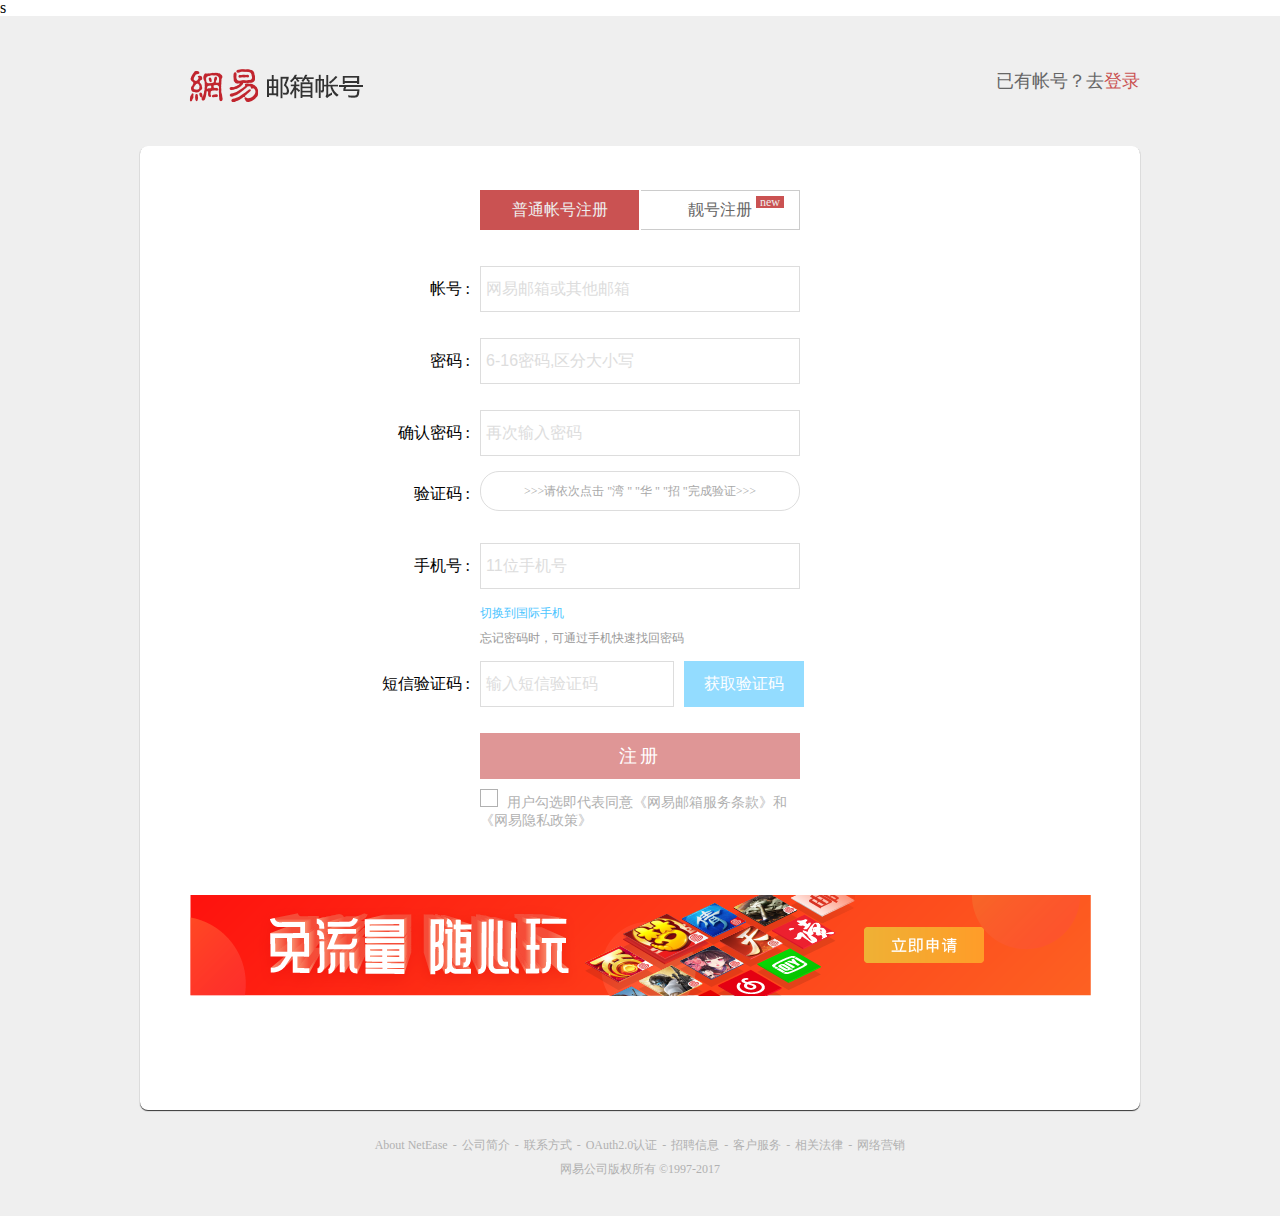
<file: sub.html>
<!DOCTYPE html>
<html lang="en">
<head>
	<meta charset="UTF-8">
	<title>注册页</title>
	<link rel="stylesheet" href="./assets/css/reset.css">
	<link rel="stylesheet" href="./assets/css/sub.css">
	<link rel="stylesheet" href="./assets/fonts/iconfont.css" type="text/css">
	<link rel="stylesheet" href="./assets/css/swiper.min.css">
	<link rel="shortcut icon" href="./assets/images/icon.png" type="image/x-icon">s
</head>
<body>
	<div class="backgroud-all">
		<div class="container">

			<!--注册start-->

			<div class="topbar">	
				<div class="logo">
					
				</div>
				<div class="log-right">
					已有帐号？去<a class="log-a" href="">登录</a>
				</div>
			</div>
			<div class="sub-content">
				<ul class="cont-title">
					<li class="tit-l">普通帐号注册</li>
					<li class="tit-r"><a href="">靓号注册 <span>new</span></a></li>
				</ul>
				<ul class="sub-username">
					<li class="user-tex">帐号 :</li>
					<li class="user-inp">
						<input class="username" type="text" name="username" value="" placeholder="网易邮箱或其他邮箱">
						<span class="reset-all"></span>
						<ul class="username-addr">
							<li class="addr-item"><span></span>@163.com</li>
							<li class="addr-item"><span></span>@126.com</li>
							<li class="addr-item"><span></span>@yeah.net</li>
							<li class="addr-item"><span></span>@188.com</li>
							<li class="addr-item"><span></span>@vip163.com</li>
							<li class="addr-item"><span></span>@vip126.com</li>
						</ul>
					</li>
					<li class="user-none"><span class="no-tu"></span></li>
				</ul>
				<ul class="sub-username sub-password">
					<li class="user-tex pass-tex">密码 :</li>
					<li class="pass-inp">
						<input class="password" type="password" name="password" value="" placeholder="6-16密码,区分大小写">
						<span class="pass-all"></span>
					</li>
					<li class="pass-none"></li>
				</ul>
				<ul class="sub-username sub-again">
					<li class="user-tex pass-tex">确认密码 :</li>
					<li class="again-inp">
						<input class="again-input" type="password" name="password" value="" placeholder="再次输入密码">
						<span class="again-all"></span>
					</li>
					<li class="again-none"></li>
				</ul>
				<ul class="sub-username">
					<li class="user-tex">验证码 :</li>
					<li class="match">>>>请依次点击 "湾 " "华 " "招 "完成验证>>>
						<div class="mat-img">
							<img src="./assets/images/sub-img/3.png" alt="">
						</div>
					</li>
				</ul>
				<ul class="sub-username phone-ad">
					<li class="user-tex">手机号 :</li>
					<li class="phone">
						<input class="ph-input" type="password" name="password" value="" placeholder="11位手机号">
						<span class="ph-reset"></span>
					</li>
					<li class="phone-none"></li>
				</ul>
				<div class="world">
					<p class="change-a"><a href="">切换到国际手机</a></p>
					<p class="p-tex">忘记密码时，可通过手机快速找回密码</p>
				</div>
				<ul class="sub-username dx-box">
					<li class="user-tex">短信验证码 :</li>
					<li class="dx-inp">
						<input class="dx-input" type="text" name="password" value="" placeholder="输入短信验证码">
					</li>
					<li class="dx-mak">
						<a class="dx-a" href="">获取验证码</a>		
					</li>
				</ul>
				<div class="sub-btn">注册</div>
				<div class="sub-tk">
					<span class="btn"></span>
					用户勾选即代表同意<a href="">《网易邮箱服务条款》</a>和<a href="">《网易隐私政策》</a>
				</div>
				<div class="sub-img">
					<a href=""><img src="./assets/images/sub-img/2.png" alt=""></a>
				</div>
			</div>
			<!--注册end-->
			<!--尾部内容start-->
			<div class="floor">
				<div class="a-cont">
					<a href="">About NetEase</a>
					<a href="">公司简介</a>
					<a href="">联系方式</a>
					<a href="">OAuth2.0认证</a>
					<a href="">招聘信息</a>
					<a href="">客户服务</a>
					<a href="">相关法律</a>
					<a href="">网络营销</a>
				</div>
				<p class="p-copy">网易公司版权所有 ©1997-2017</p>
			</div>
			<!--尾部内容end-->
		</div>
	</div>			
	<script src="./assets/js/jquery.min.js"></script>
	<script src="./assets/js/sub.js"></script>
	<script src="./assets/js/swiper.min.js"></script>
</body>
</html>
</file>
<file: assets/css/index.css>
.container{
		width: 1090px;
		margin: 0 auto;
	}
	.fixed-all::after{
		content: "";
		display: block;
		clear: both;
	}
	input{
		outline: none;
		vertical-align: top;
	}

	/*顶部导航栏strat*/

	.topbar{
		height: 40px;
		background-color: #333;
	}
	.topbar .topbar-left{
		float: left;
		height: 40px;
		line-height: 40px;
	}
	.topbar .topbar-left a{
		font-size: 14px;
		color: #eee;
	}
	.topbar .topbar-left .left-two:hover{
		color: #fff;
	}
	.topbar .topbar-left .left-one{
		margin-left: 30px;
		color: #b4a078;
	}
	.topbar .topbar-left .left-one span{
		font-size: 12px;
		text-decoration: underline;
	}
	.topbar .topbar-left .left-one span:hover{
		color: #fff;
		text-decoration:none;
	}
	.topbar .topbar-right{
		float: right;
		height: 40px;
		line-height: 40px;
		font-size: 0;
	}
	.topbar .topbar-right .topbar-ri{
		font-size: 14px;
		color: #ccc;
	}
	.topbar .topbar-right .topbar-ri .sp1{
		margin-right: 10px;
	}
	.topbar .topbar-right .topbar-ri::after{
		content: "|";
		margin: 0 8px;
		color: #5c5c5c;
	}
	.topbar .topbar-right .topbar-ri .icon-arrow-up1{
		font-size: 12px;
		color: #8d8d8d;
		margin: 0 5px;
	}
	.topbar .topbar-right .topbar-ri .icon-shouji1{
		vertical-align: -2px;
		font-size: 20px;
	}
	.topbar .topbar-right .topbar-ri:hover{
		color: #fff;
	}
	.topbar .topbar-right .client{
		position: relative;
		display: inline-block;
		height: 40px;
	}
	.topbar .topbar-right .client .client-item{
		position: absolute;
		top: 40px;
		width: 80px;
		height: 163px;
		background-color: #fff;
		z-index: 3;
		font-size: 12px;
		color: #000;
		line-height: 40px;
		text-align: center;
		box-shadow: 0 0 5px #333;
		display: none;
	}
	.topbar .topbar-right .client:hover .client-item{
		display: block;
	}
	.topbar .topbar-right .client .client-item li{
		width: 60px;
		margin-left: 10px;
		border-bottom: 1px solid #ddd;
	}
	.topbar .topbar-right .client .client-item li:last-child{
		border-bottom: 0;
	}
	.topbar .topbar-right .client .client-item li a:hover{
		color: #ff6600;
	}
	.topbar .topbar-right .app{
		position: relative;
		display: inline-block;
		height: 40px;
		margin-right: 10px;
	}
	.topbar .topbar-right .app a::after{
		content: "";
	}
	.topbar .topbar-right .app .image{
		position: absolute;
		top: 40px;
		right: -10px;
		width: 160px;
		height: 150px;
		text-align: center;
		padding: 10px 0;
		line-height: 1;
		z-index: 3;
		background-color: #fff;
		box-shadow:  0 0 5px #333;
		display: none;
	}
	.topbar .topbar-right .app:hover .image{
		display: block;
	}
	.topbar .topbar-right .app .image img{
		width: 120px;
		height: 120px;
	}
	.topbar .topbar-right .app .image p{
		font-size: 12px;
		color: #b4a078;
		margin-top: 10px;

	}
	/*顶部导航栏end*/


	/*中间广告栏strat fixed条*/
	.fix-gundong{
		position: fixed;
		top: 0;
		left: 0;
		height: 63px;
		width: 100%;
		background-color: #fff;
		z-index: 3;
		display: none;
	}

	.fix-gundong .scroll{
		height: 63px;
	}
	.fix-gundong .scroll .scroll-img{
		float: left;
	}
	.fix-gundong .scroll .scroll-img img{
		width: 114px;
		height: 63px;
	}
	.fix-gundong .scroll .scroll-log{
		float: left;
		width: 750px;
		height: 35px;
		margin-left: 23px;
		padding: 14px 0;
	}
	.fix-gundong .scroll .scroll-log li{
		float: left;
		line-height: 35px;
		margin: 0 20px;
	}
	.fix-gundong .scroll .scroll-log li:first-child{
		border-bottom: 3px solid #b4a078;
	}
	.fix-gundong .scroll .scroll-log li:first-child a{
		color: #b4a078;
	}
	.fix-gundong .scroll .scroll-log li a{
		font-size: 14px;
		font-weight: bold;
		color: #000;
	}
	.fix-gundong .scroll .scroll-r{
		float: right;
		height: 63px;
		line-height: 63px;
	}
	.fix-gundong .scroll .scroll-r a{
		font-size: 14px;
		color: #666;
		margin-right: 25px;
	}
	.fix-gundong .scroll .scroll-r a i{
		font-size: 20px;
	}
	.fix-gundong .scroll .scroll-r a i:hover{
		color: #b19e71;
	}
	/*中间广告栏 fixed条 end*/

	/*中间广告栏strat*/
	.out-logo{
		position: relative;
		width: 100%
	}
	.out-logo .logo{
		height: 206px;
	}
	.out-logo .logo .logo-top{
		height: 158px;
		text-align: center;
		line-height: 158px;
	}
	.out-logo .logo .logo-top img{
		vertical-align: middle;
		margin-left: 175px;
	}
	.out-logo .logo .logo-top .search{
		float: right;
		width: 345px;
		height: 34px;
		margin-top: 55px;
		line-height: 1;
	}
	.out-logo .logo .logo-top .search input{
		float: left;
		width: 253px;
		height: 32px;
		border: 0;
		border-bottom: 1px solid #b4a078;
		vertical-align: top;
	}
	.out-logo .logo .logo-top .search input::placeholder{
		text-indent: 1em;
		color: #999;
		font-size: 14px;
	}
	.out-logo .logo .logo-top .search .sub{
		float: left;
	}
	.out-logo .logo .logo-top .search .sub .icon-fangdajing{
		display: inline-block;
		font-size: 34px;
		color: #b4a078;	
	}
	.out-logo .logo .logo-top .search .car {
		float: right;
	}
	.out-logo .logo .logo-top .search .car .icon-qicheqianlian-{
		display: inline-block;
		font-size: 20px;	
		color: #b4a078;	
		margin-right: 20px;
		margin-top: 7px;
	}
	.out-logo .logo .logo-top .search .car .icon-qicheqianlian-:hover{
		color: #94a078;
	}
	.out-logo .logo .logo-top .search .sub .icon-fangdajing:hover{
		color: #94a078;
	}
		
	.out-logo .logo .logobar{
		height: 48px;
		
	}
	.out-logo .logo .logobar .log-item{
		float: left;
		width: 30px;
		height: 48px;
		padding: 0 23px;
		line-height: 48px; 
	}
	.out-logo .logo .logobar .log-item .log-item-a{
		display: block;
		width: 30px;
		height: 30px;
		padding-bottom: 5px;
		margin: 0 auto;
	}
	.out-logo .logo .logobar .log-item .log-item-bor{
		border-bottom:3px solid #b4a078;
		color: #b4a078;
	}
	.out-logo .logo .logobar .log-item .log-item-fir{
		display: block;
		width: 30px;
		height: 30px;
		padding-bottom: 5px;
		color: #b4a078;
		border-bottom: 3px solid #b4a078;
	}
	.out-logo .logo .logobar .log-item:nth-child(13){
		width: 102px;
		height: 48px;
		padding: 0;
	}
	.out-logo .logo .logobar .log-item:nth-child(13) .log-item-a{
		display: block;
		width: 60px;
		height: 30px;
		padding-bottom: 5px;
		margin: 0 auto;
	}
		.out-logo .logo .logobar .log-item:nth-child(14){
		width: 90px;
		height: 48px;
		padding: 0;
	}
	.out-logo .logo .logobar .log-item:nth-child(14) .log-item-a{
		display: block;
		width: 46px;
		height: 30px;
		padding-bottom: 5px;
		margin: 0 auto;
	}
	.out-logo .logo .logobar .log-item-lin{
		float: left;
		height: 48px;
		line-height: 48px;
		color: #ddd;
	}
	.out-logo .logo .logobar .log-item .log-item-a:hover{
		border-bottom: 3px solid #b4a078;
		color: #b4a078;

	}
	.out-logo .logo .logobar .log-item a{
		font-size: 14px;
		color: #000;
		font-weight: bold;
	}
	.out-logo .logo .logobar .log-item .shop-down{
		position: absolute;
		top: 100%;
		left: 0;
		width: 100%;
		padding: 20px 175px;
		background-color: #fff;
		z-index: 1;
		display: none;
	}
	.out-logo .logo .logobar .log-item .shop-down .shop-it{
		float: left;
		width: 155px;
		height: 100px;
		text-align: center;
		background-color: #fff;
	}
	.out-logo .logo .logobar .log-item .shop-down .shop-it .iconfont{
		display: block;
		font-size: 30px;
		color: #b4a078;
	}
	.out-logo .logo .logobar .log-item .shop-down .shop-it a{
		display: block;
		font-size: 14px;
		color: #333;
	}
	.out-logo .logo .logobar .log-item .shop-down .shop-it a:hover{
		color: #b4a078;
	}
	/*中间广告栏end*/
	/*轮播图start*/
	.swriper{
		position: relative;
		width: 100%;
		height: 420px;
		overflow: hidden;
		min-width: 1090px;
	}

	.swriper .swriper-img li{
		position: absolute;
		top: 0;
		left: 0;
		display: none;
	}
	.swriper .swriper-img li a{
		display: block;
	}
	.swriper .swriper-img li img{
		margin-left: -240px;
	}
	.swriper .swriper-img .active{
		display: block;
	}
	.swriper .btn-container{
		position: relative;
		margin: 0 auto;
		min-width: 1090px;
		max-width: 1290px;
	}
	.swriper .btn-container div{
		position: absolute;
		top: 185px;
		width: 50px;
		height: 50px;
		border: 1px solid #d0a4cf;
		border-radius: 50%;
		background-color: #d0a4cf;
		text-align: center;
		line-height: 50px;
		opacity: 0.5;
	}
	.swriper .btn-container .swriper-l{
		left: 0;
	}
	.swriper .btn-container .swriper-r{
		right: 0;
	}
	.swriper .btn-container  div  i{
		font-size: 30px;
		color: #fff;
	}
	
	.swriper .swriper-num{
		position: absolute;
		bottom: 12px;
		left: 50%;
		margin-left: -132px;
	}
	.swriper .swriper-num li{
		position: relative;
		float: left;
		width: 10px;
		height: 10px;
		border: 5px solid transparent;
		margin-right: 20px;
		margin-top: 7px;
		border-radius: 50%;
		text-align: center;
	}
	.swriper .swriper-num li::after{
		position: absolute;
		top: 0;
		left: 0;
		content:"";
		width: 100%;
		height: 100%;
		border-radius: 50%;
		background-color:#bfbbba; 
	}
	.swriper .swriper-num .active{
		width: 10px;
		height: 10px;
		border: 5px solid #dfcead;
		background-color: rgba(255,0,0,.5);

	}

	/*轮播图end*/
	/*右侧固定导航栏strat*/
	.right-fix{
		position: fixed;
		right: 0;
		top: 185px;
		width: 72px;
		height: 477px;
		background-color: #fff;
		z-index: 4;
	}
	.right-fix .fix-img{
		display: block;
		margin-bottom: 2px;
	}
	.right-fix .content{
		width: 60px;
		height: 324px;
		padding: 0 6px;
		background-color: #fff;
	}
	.right-fix .content .item-bor{
		width: 60px;
		height: 60px;
		border-bottom: 1px solid #eaeaea;
		text-align: center;	
		padding: 10px 0;
	}
	.right-fix .content .item-bor:last-child{
		border: 0;
	}
	.right-fix .content .item-bor a{
		display: block;
		width: 100%;
		height: 100%;
		color: #666;
	}
	.right-fix .content .item-bor a:hover{
		color: #b4a078;
	}
	.right-fix .content .item-bor a p{
		font-size: 12px;
		font-weight: bold;
		margin-top: 10px;
	}
	.right-fix .content .item-bor a i{
		display: block;
		font-size: 30px; 
	}
	.right-fix .goback{
		width: 60px;
		height: 60px;
		padding: 0 6px;
		background-color: #fff;
		border-top: 1px solid #eaeaea;
		text-align: center;
		overflow: hidden;
		cursor: pointer;
		display: none;
	}
	.right-fix .goback i{
		display: block;
		font-size: 30px;
		color: #666;
		margin: 5px 0; 
	}
	.right-fix .goback p{
		font-size: 14px;
		font-weight: bold;
		color: #666;
	}

	.right-fix .content .item-1{
		position: relative;
	}
	.right-fix .content .item-1 .cont{
		position: absolute;
		right: 90px;
		top: -60px;
		width: 190px;
		height: 182px;
		background-color: #fff;
		box-shadow: 0 0 5px #333;
		padding: 20px 18px;
		z-index: 4;
		display: none;
	}
	.right-fix .content .item-1:hover .cont{
		display: block;
	}
	.right-fix .content .item-1 .cont .price{
		width: 100%;
		height: 66px;
		font-size:0;
		color: #c04646;
		overflow: hidden;
	}
	.right-fix .content .item-1 .cont .price .price-1{
		float: left;
		margin-top: 30px;
		font-size: 18px;
	}
	.right-fix .content .item-1 .cont .price .price-2{
		float: left;
		width: 40px;
		height: 20px;
		font-size: 18px;
		background-color: #f8bc59;
		vertical-align:30px;
	}
	.right-fix .content .item-1 .cont .price .price-3{
		float: left;
		width: 60px;
		height: 20px;
		font-size: 18px;
		margin-top: 5px;
	}
	.right-fix .content .item-1 .cont .price .price-4{
		float: left;
		font-size: 40px;
		margin-top: 10px;
	}
	.right-fix .content .item-1 .cont img{
		float: left;
	}
	.right-fix .content .item-1 .cont .cont-1{
		float: right;
		font-size: 18px;
		margin-top: 40px;
		color: #333;
	}
	.right-fix .content .item-1 .cont .cont-2{
		float: right;
		font-size: 12px;
		margin-top: 5px;
	}
	.right-fix .content .item-2{
		position: relative;
	}
	.right-fix .content .item-2 .cont-2{
		position: absolute;
		right: 90px;
		top: -60px;
		width: 372px;
		height: 220px;
		background-color: #fff;
		box-shadow: 0 0 5px #333;
		z-index: 4;
		display: none;
	}
	.right-fix .content .item-2:hover .cont-2{
		display: block;
	}
	.right-fix .content .item-2 .cont-2 h3{
		height: 70px;
		background: url(../images/fixed/2.png) no-repeat;
		font-size: 25px;
		font-weight: bold;
		color: #fff;
		line-height: 70px;
		text-align: center;
	}
	.right-fix .content .item-2 .cont-2 h3 .right-x{
		float: right;
		font-size: 12px;
		color: #000;
		line-height: 1;
		margin-right: 10px;
		margin-top: 10px;
	}
	.right-fix .content .item-2 .cont-2 p{
		font-size: 14px;
		color: #999;
		margin-top: 20px;
	}
	.right-fix .content .item-2 .cont-2 .sear{
		font-size: 0;
		width: 287px;
		height: 35px;
		border: 1px solid #333;
		margin: 15px auto;
	}
	.right-fix .content .item-2 .cont-2 .sear .tex{
		float: left;
		width: 207px;
		height: 33px;
		border: 0;
		background-color: #f8f8f8;
		text-indent: 5px;
	}
	.right-fix .content .item-2 .cont-2 .sear .sub{
		width: 80px;
		height: 35px;
		border: 0;
		color: #fff;
		background-color: #b4a078;
		cursor: pointer;
	}
	.right-fix .content .item-2 .cont-2 .cont-fl li{
		float: left;
		width: 124px;
		color: #b4a078;
	}

	/*右侧固定导航栏end*/

	/*品牌制造strat*/
	.manufacture{
		margin-top: 15px;
	}
	.manufacture .manu-head{
		height: 64px;
		line-height: 64px;

	}
	.manufacture .manu-head .ma-tit{
		font-size: 35px;
		color: #333;
	}
	.manufacture .manu-head .ma-tit:hover{
		color: #b4a078;
	}
	.manufacture .manu-head span{
		color: #333;
		font-size: 14px;
		margin-left: 20px;
	}
	.manufacture .manu-head .ma-lin{
		line-height: 1;
		float: right;
		color: #333;
		font-size: 14px;
		margin-top: 34px;
	}
	.manufacture .manu-head .ma-lin:hover{
		color: #b4a078;
	}
	.manufacture .manu-content{
		height: 320px;
	}
	.manufacture .manu-content li{
		float: left;
		overflow: hidden;
	}
	.manufacture .manu-content .nu-item{
		position: relative;
		width: 357px;
		height: 320px;
		margin-right: 12px;

	}
	.manufacture .manu-content .nu-item a .imga{
		transform: scale(1,1);
		transition: transform 2s;
	}
	.manufacture .manu-content .nu-item .manu-cont{
		position: absolute;
		top: 0;
		left: 0;
		display: block;
		width: 100%;
		height: 100px;
		padding-top: 50px; 
		text-align: center;
	}
	.manufacture .manu-content .nu-item .manu-cont h3{
		font-size: 24px;
		color: #666;
	}
	.manufacture .manu-content .nu-item .manu-cont .line{
		display: inline-block;
		width: 45px;
		height: 1px;
		border-top: 1px solid #666;
		margin: 20px 0;
	}
	.manufacture .manu-content .nu-item .manu-cont .price{
		color: #666;
	}
	.manufacture .manu-content .nu-item:hover .imga{
		transform: scale(1.1,1.1);
		transition: transform 2s;
	}
	.manufacture .manu-content .nu-item1{
		position: relative;
		width: 352px;
		height: 154px;
		background-color: #333;
		margin-bottom: 12px;
	}
	.manufacture .manu-content .nu-item2{
		overflow: hidden;
	}
	.manufacture .manu-content .nu-item1 .imga{
		width: 352px;
		height: 154px;
		transform: scale(1,1);
		transition: transform 2s;
	}
	.manufacture .manu-content .nu-item1 .manu-cont{
		position: absolute;
		top: 0;
		left: 0;
		display: block;
		width: 165px;
		height: 124px;
		padding-top: 30px; 
		margin-bottom: 12px;
		text-indent: 20px;
	}
	.manufacture .manu-content .nu-item1 .manu-cont h3{
		font-size: 18px;
		color: #666;		
	}
	.manufacture .manu-content .nu-item1 .manu-cont
	.manufacture .manu-content .nu-item1 .line{
		display: inline-block;
		width: 45px;
		height: 1px;
		border-top: 1px solid #666;
		margin: 20px;
	}
	.manufacture .manu-content .nu-item1 .price{
		color: #666;
	}
	.manufacture .manu-content .nu-item1:hover .imga{
		transform: scale(1.1,1.1);
		transition: transform 2s;
	}
	
	/*品牌制造end*/

	/*新品首发strat*/
	.product{
		position: relative;
		margin-top: 50px;
	}
	.product .manu-head{
		height: 64px;
		line-height: 64px;
		font-size: 35px;
		color: #333;
	}
	.product .manu-head .ma-tit{
		font-size: 35px;
		color: #333;
	}
	.product .manu-head .ma-tit:hover{
		color: #b4a078;
	}
	.product .manu-head span{
		color: #333;
		font-size: 14px;
		margin-left: 20px;
	}
	.product .manu-head .ma-lin{
		float: right;
		line-height: 1;
		color: #333;
		font-size: 14px;
		margin-top: 34px;
	}
	.product .manu-head .ma-lin:hover{
		color: #b4a078;
	}
	.product .pro-cont{
		width: 1090px;
		height: 340px;
		overflow: hidden;
	}
	.product .pro-cont .pro-duct{
		width: 9000px;
		height: 100%;
	}
	.product .pro-cont .pro-duct .pro-item{
		float: left;
		width: 265px;
		height: 340px;
		margin-right: 10px;
	}
	.product .pro-cont .pro-duct .pro-item .img{
		position: relative;
		width: 265px;
		height: 270px;
	}
	.product .pro-cont .pro-duct .pro-item .img a{
		display: block;
		width: 100%;
		height: 100%; 
	}
	.product .pro-cont .pro-duct .pro-item .img img{
		position: absolute;
		top: 0;
		left: 0;
		width: 265px;
		height: 270px;
	}
	.product .pro-cont .pro-duct .pro-item .img .pro-none{
		display: none
	}
	.product .pro-cont .pro-duct .pro-item .content{
		width: 265px;
		height: 70px;
		text-align: center;
		overflow: hidden;
		background-color: #fff;
	}
	.product .pro-cont .pro-duct .pro-item .content .tit{
		margin: 10px 0;
	}
	.product .pro-cont .pro-duct .pro-item .content .tit a{
		color: #000;
		font-size: 14px;
	}
	.product .pro-cont .pro-duct .pro-item .content .price{
		color: red;
		font-size: 14px;
	}
	.product .pro-dericte{
		position: absolute;
		top: 177px;
		width: 50px;
		height: 50px;
		border: 1px solid #d0a4cf;
		border-radius: 50%;
		background: #d0a4cf;
		text-align: center;
		line-height: 50px;
		opacity: 0.5;
		cursor: pointer;
	}
	.product .pro-l{
		left: -62px;
	}
	.product .pro-r{
		right: -62px;
	}
	.product .pro-dericte i{
		font-size: 30px;
		color: #fff;
	}

	/*新品首发end*/

	/*人气推荐start*/
	.mid-content{
		width: 100%;
		background-color: #f4f0ea;
		margin-top: 55px;
		padding: 40px 0;
	}
	.mid-content .popularity .title{
		height: 70px;
		line-height: 70px;
		overflow: hidden;
	}
	.mid-content .popularity .title .po-tit1{
		font-size: 35px;
		color: #000;
	}
	.mid-content .popularity .title .po-tit2{
		font-size: 14px;
		color: #b4a078;
		text-decoration: underline;
		margin-left: 30px;
	}
	.mid-content .popularity .title .po-tit3{
		margin-left: 60px;
		font-size: 14px;
		color: #000;
	}
	.mid-content .popularity .title .po-tit3:hover{
		color: #b4a078;
	}
	.mid-content .popularity .title .po-tit4{
		float: right;
		font-size: 14px;
		color: #000;
		margin-top: 10px;
	}
	.mid-content .popularity .title .po-tit4:hover{ 
		color: #b4a078;
	}
	.mid-content .popularity .popularity-cont{
		width: 100%;
	}
	.mid-content .popularity .popularity-cont::after{
		content: "";
		display: block;
		clear: both;
	}
	.mid-content .popularity .popularity-cont li{
		float: left;
	}
	.mid-content .popularity .popularity-cont .popular-item{
		width: 392px;
		height: 532px;
		background-color: #fff;
		margin-right: 10px;
	}
	.mid-content .popularity .popularity-cont .popular-item .popular-item1{
		position: relative;
		width: 100%;
		height: 402px;
		line-height: 402px;
		text-align: center;
	}
	.popularity .popularity-cont .popular-item .popular-item1 .popular-1a{
		display: block;
		width: 100%;
		height: 100%;
	}
	.popularity .popularity-cont .popular-item .popular-item1 .popular-1a img{
		vertical-align: middle;
		transition: transform 2s;
	}
	.popularity .popularity-cont .popular-item:hover img{
		transform: scale(1.1,1.1);
		transition: transform 2s;
	}
	.popularity .popularity-cont .popular-item .popular-item1 .popular-1a span{
		position: absolute;
		top: 12px;
		left: 12px;
		display: inline-block;
		width: 54px;
		height: 20px;
		font-size: 12px;
		color: #a7936e;
		line-height: 20px;
		background-color: #f4f0ea;
		border: 1px solid #a7936e;
		border-radius: 5px;
	}
	.popularity .popularity-cont .popular-item .popular-item2{
		width: 100%;
		height: 90px;
		border-top: 1px solid #ddd;
		text-align: center;
		padding: 20px 0;
	}
	.popularity .popularity-cont .popular-item .popular-item2 .popu-sp span{
		display: inline-block;
		width: 46px;
		height: 20px;
		line-height: 20px;
		color: #eee;
		font-size: 12px;
		background-color: #e36a44;
	}
	.popularity .popularity-cont .popular-item .popular-item2 .popu-a{
		font-size: 20px;
		height: 47px;
		line-height: 47px;
	}
	.popularity .popularity-cont .popular-item .popular-item2 .popu-a a{
		color: #000;
		font-weight: bold;
	}
	.popularity .popularity-cont .popular-item .popular-item2 .price{
		color: #d46828;
	}



	.mid-content .popularity .popularity-cont .popular-item5{
		width: 224px;
		height: 261px;
		background-color: #fff;
		margin-right: 8px;
		margin-bottom: 10px;
	}
	.mid-content .popularity .popularity-cont .popular-right{
		margin-right: 0;
	}
	.mid-content .popularity .popularity-cont .popular-item5 .popular-item3{
		position: relative;
		width: 100%;
		height: 182px;
		text-align: center;
		overflow: hidden;
	}
	.popularity .popularity-cont .popular-item5 .popular-item3 .popular-3a{
		display: block;
		width: 100%;
		height: 100%;
	}
	.popularity .popularity-cont .popular-item5 .popular-item3 .popular-3a img{
		vertical-align: middle;
		transition: transform 2s;
	}
	.popularity .popularity-cont .popular-item5:hover img{
		transform: scale(1.05,1.05);
		transition: transform 2s;
	}
	.popularity .popularity-cont .popular-item5 .popular-item3 .popular-3a span{
		position: absolute;
		top: 12px;
		left: 12px;
		display: inline-block;
		width: 54px;
		height: 20px;
		font-size: 12px;
		color: #a7936e;
		line-height: 20px;
		background-color: #f4f0ea;
		border: 1px solid #a7936e;
		border-radius: 5px;
	}
	.popularity .popularity-cont .popular-item5 .popular-item4{
		width: 100%;
		height: 80px;
		border-top: 1px solid #ddd;
		text-align: center;
	}
	.popularity .popularity-cont .popular-item5 .popular-item4 .popu-sp4{
		height: 36px;
		line-height: 36px;
	}
	.popularity .popularity-cont .popular-item5 .popular-item4 .popu-sp4 span{
		display: inline-block;
		width: 46px;
		height: 20px;
		line-height: 20px;
		color: #eee;
		font-size: 12px;
		background-color: #e36a44;
	}
	.popularity .popularity-cont .popular-item5 .popular-item4 .popu-a4{
		font-size: 14px;
		height: 20px;
		line-height: 20px;
	}
	.popularity .popularity-cont .popular-item5 .popular-item4 .popu-a4 a{
		color: #000;
		font-weight: bold;
	}
	.popularity .popularity-cont .popular-item5 .popular-item4 .price4{
		margin-top: 3px;
		font-size: 14px;
		color: #d46828;
	}

	/*人气推荐end*/

	/*限时购strat*/
	.sj-shop{
		padding-top: 50px; 
	}
	.sj-shop .title{
		height: 60px;
		line-height: 60px;
		overflow: hidden;
	}
	.sj-shop .title .sj-tit1{
		font-size: 35px;
		color: #000;
	}
	.sj-shop .title .sj-tit4{
		float: right;
		margin-top: 10px;
		color: #000;
	}
	.sj-shop .title a:hover{
		color: #a7936e;
	}
	.sj-shop .sj-content{
		width: 100%;
		height: 380px;
	}
	.sj-shop .sj-content li{
		float: left;
	}
	.sj-shop .sj-content .sj-item1{
		width: 224px;
		height: 100%;
		background: url(../images/sj-shop/1.jpg) no-repeat;
	}
	.sj-shop .sj-content .sj-item1 a{
		overflow: hidden;
		display: block;
		width: 146px;
		height: 220px;
		padding: 60px 40px;
		text-align: center;
	}
	.sj-shop .sj-content .sj-item1 .sj-itl{
		height: 40px;
		line-height: 40px;
		font-size: 25px;
		font-weight: bold;
		color: #615548;
	}
	.sj-shop .sj-content .sj-item1 .sj-itline{
		color: #615548;
		font-size: 25px;
		font-weight: bold;
	}
	.sj-shop .sj-content .sj-item1 .sj-itend{
		height: 40px;
		line-height: 40px;
		font-size: 20px;
		font-weight: bold;
		color: #615548;
	}
	.sj-shop .sj-content .sj-item1 .sj-ittime{
		height: 40px;
		margin: 10px 0;
	}
	.sj-shop .sj-content .sj-item1 .sj-ittime span{
		float: left;
	}
	.sj-shop .sj-content .sj-item1 .sj-ittime .time1,
	.sj-shop .sj-content .sj-item1 .sj-ittime .time2,
	.sj-shop .sj-content .sj-item1 .sj-ittime .time3{
		width: 40px;
		height: 40px;
		background-color: #661548;
		font-size: 20px;
		color: #eee;
		line-height: 40px;
	}
	.sj-shop .sj-content .sj-item1 .sj-ittime .time4{
		font-size: 20px;
		height: 40px;
		line-height: 40px;
		margin: 0 3px;
	}
	.sj-shop .sj-content .sj-item1 .sj-itmore{
		width: 110px;
		height: 30px;
		line-height: 30px;
		background-color: #a7936e;
		border-radius: 15px;
		color: #eee;
		margin: 50px auto;
	}

	.sj-shop .sj-content .sj-item2{
		width: 431px;
		height: 188px;
		background-color: #fff;
		border: 1px solid #eee;
	}
	.sj-shop .sj-content .sj-item2 .sj-it-l{
		float: left;
		width: 180px;
		height: 188px;		
	}
	.sj-shop .sj-content .sj-item2 .sj-it-l a{
		display: block;
		width: 100%;
		height: 100%;
		overflow: hidden;
	}
	.sj-shop .sj-content .sj-item2 .sj-it-l a img{
		margin-top: 5px;
		transition: transform 2s;
	}
	.sj-shop .sj-content .sj-item2:hover img{
		transform: scale(1.1,1.1);
		transition: transform 2s;
	}
	.sj-shop .sj-content .sj-item2 .sj-it-r{
		float: left;
		padding: 10px 0;
		width: 251px;
		height: 168px;
		text-indent: 4px;
	}
	.sj-shop .sj-content .sj-item2 .sj-it-r h3{
		font-size: 16px;
		margin: 15px 0;
	}
	.sj-shop .sj-content .sj-item2 .sj-it-r h3 a{
		color: #000;
	}
	.sj-shop .sj-content .sj-item2 .sj-it-r h3 a:hover{
		color: #a7936e;
	}
	.sj-shop .sj-content .sj-item2 .sj-it-r .it-cont{
		color: #999;
		font-size: 14px;
	}
	.sj-shop .sj-content .sj-item2 .sj-it-r .length-r{
		width: 152px;
		height: 10px;
	}
	.sj-shop .sj-content .sj-item2 .sj-it-r .length-p span{
		color: #999;
		font-size: 14px;
		margin-left: 5px;
	}
	.sj-shop .sj-content .sj-item2 .sj-it-r .price{
		color: #c44158;
		font-size: 14px;
		margin: 15px 0;
	}
	.sj-shop .sj-content .sj-item2 .sj-it-r .price .pri-1{
		font-size: 20px;
	}
	.sj-shop .sj-content .sj-item2 .sj-it-r .price .pri-2{
		color: #999;
		margin-left: 10px;
	}
	.sj-shop .sj-content .sj-item2 .sj-it-r .btn-f{
		width: 118px;
		height: 30px;
		font-size: 16px;
		background-color: #be4141;
		text-align:center;
		line-height: 30px; 
		margin-left: 4px;
	}
	.sj-shop .sj-content .sj-item2 .sj-it-r .btn-f a{
		color: #eee;
	}

	/*限时购end*/

	/*福利社strat*/
	.welfare{
		margin-top: 40px;
	}
	.welfare .wel-title{
		height: 50px;
		line-height: 50px;
	}
	.welfare .wel-title .wel-tit1{
		font-size: 35px;
		color: #000;
		font-weight: bold;
	}
	.welfare .wel-title .wel-tit1:hover{
		color: #c8b889;
	}
	.welfare .wel-title .wel-tit4{
		float: right;
		font-size: 14px;
		color: #000;
		line-height: 1;
		margin-top: 30px;
	}
	.welfare .wel-title .wel-tit4:hover{
		color: #c8b889;
	}
	.welfare .wel-content{
		width: 100%;
		height: 200px;
	}
	.welfare .wel-content li{
		float: left;
	}
	.welfare .wel-content .wel-item1{
		width: 357px;
		height: 200px; 
		margin-right: 10px;
	}
	.welfare .wel-content .wel-item2{
		position: relative;
		width: 174px;
		height: 200px;
	}
	.welfare .wel-content .wel-item2 .img-ab{
		position: absolute;
		bottom: 5px;
		left: 50%;
		margin-left: -65px;
	}
	.welfare .wel-content .wel-item-r{
		margin-left: 8px;
	}

	/*福利社end*/

	/*居家strat*/
	.home{
		margin-top: 45px;
	}
	.home .home-cont{
		height: 60px;
		line-height: 60px;
	}
	.home .home-cont .home-tit{
		font-size: 35px;
		color: #000;
		font-weight: bold;
	}
	.home .home-cont .home-tit-r{
		float: right;
		color: #000;
		font-size: 14px;
		line-height: 1; 
		margin-top: 30px;
	}
	.home .home-cont .home-chang{
		float: right;
		font-size: 0;
		line-height: 1; 
		margin-top: 30px;
		margin-right: 30px;
	}
	.home .home-cont .home-chang a{
		font-size: 14px;
		color: #000;
	}
	.home .home-cont .home-chang a::after{
		content: "/";
		margin: 0 15px;
	}
	.home .home-cont .home-chang a:last-child::after{
		content: "";
		margin: 0;
	}
	.home .home-cont a:hover{
		color: #c8b889;
	}
	.home .hm-content{
		width: 100%;
		height: 680px;
	}
	.home .hm-content .home-item1{
		width: 100%;
		height: 310px;
		margin-bottom: 20px;
	}
	.home .hm-content .home-item2{
		float: left;
		width: 265px;
		height: 350px;
		margin-right: 10px;
	}
	.home .hm-content .home-it-ri{
		margin: 0;
	}
	.home .hm-content .home-item2 .item2-img{
		display: block;
		width: 265px;
		height: 265px;
		background-color: #f4f4f4;
		overflow: hidden;
	}
	.home .hm-content .home-item2 .item2-img img{
		transition: transform 2s;
	}
	.home .hm-content .home-item2:hover img{
		transform: scale(1.1,1.1);
		transition: transform 2s;
	}
	.home .hm-content .home-item2 .home-it2{
		width: 100%;
		height: 85px;
		text-align: center;
	}
	.home .hm-content .home-item2 .home-it2 .home-sp{
		font-size: 14px;
		color: #eee;
		height: 20px;
		margin-top: 10px;
	}
	.home .hm-content .home-item2 .home-it2 .home-sp span{
		display: inline-block;
		width: 60px;
		height: 20px;
		background-color: #e36844;
		line-height: 20px;
	}
	.home .hm-content .home-item2 .home-it2 h3{
		margin: 6px 0;
	}
	.home .hm-content .home-item2 .home-it2 h3 a{
		color: #000;
		font-size: 14px;
	}
	.home .hm-content .home-item2 .home-it2 h3 a:hover{
		color: #c8b889;
	}
	.home .hm-content .home-item2 .home-it2 p{
		color: #d4282d;
	}

	/*居家end*/

	/*甄选家strat*/
	.pick{
		padding: 40px 0 80px 0;
	}
	.pick .pick-tit{
		height: 50px;
		font-size: 30px;
		font-weight: bold;
		color: #000;
		line-height: 50px;
	}
	.pick .pick-tit span{
		font-size: 14px;
		color: #333;
		margin-left: 20px;
	}
	.pick .pick-cont{
		width: 100%;
		height: 380px;
		overflow: hidden;
	}
	.pick .pick-cont li{
		float: left;
	}
	.pick .pick-cont .pick-item{
		width: 690px;
		height: 380px;
		margin-right: 10px;
	}
	.pick .pick-cont .pick-item1{
		width: 390px;
		height: 185px;
		margin-bottom: 10px;
	}

	/*甄选家end*/
	/*大家都在说strat*/
	.authority{
		width: 100%;
		padding: 62px 0;
		background-color: #f4f0ea;
	}
	.authority .auth{
		position: relative;
	}
	.authority .auth .auth-tit{
		height: 50px;
		font-size: 30px;
		font-weight: normal;
		color: #000;
		line-height: 50px;
	}
	.authority .auth .auth-tit span{
		font-size: 14px;
		color: #333;
		margin-left: 20px;
	}
	.authority .auth .auth-tain{
		width: 100%;
		height: 495px;
		overflow: hidden;
	}
	.authority .auth .auth-tain .auth-content{
		width: 10000px;
		height: 100%
	}
	.authority .auth .auth-tain .auth-content .auth-item{
		position: relative;
		float: left;
		width: 355px;
		height: 100%;
		background-color: #fff;
		margin-right: 12px;
	}
	.authority .auth .auth-tain .auth-content .auth-item .auth-img img{
		transition: transform 2s;
	}
	.authority .auth .auth-tain .auth-content .auth-item:hover img{
		transform: scale(1.1,1.1);
		transition: transform 2s;
	}
	.authority .auth .auth-tain .auth-content .auth-item .auth-img{
		display: block;
		width: 100%;
		height: 355px;
		overflow: hidden;
	}
	.authority .auth .auth-tain .auth-content .auth-item .auth-cont{
		position: absolute;
		bottom: 0;
		left: 5px;
		width: 345px;
		height: 186px;
		background-color: #fff;
		text-indent: 1em;
	}
	.authority .auth .auth-tain .auth-content .auth-item .auth-cont .auth-url{
		font-size: 12px;
		color: #999;
		margin: 15px 0;
	}
	
	.authority .auth .auth-tain .auth-content .auth-item .auth-cont .auth-li{
		color: #333;
		font-weight: bold;
		margin-bottom: 24px;
	}
	.auth .auth-tain .auth-content .auth-item .auth-cont .auth-li span{
		float: right;
		color: #bba088;
		font-size: 12px;
		margin-right: 30px;
	}
	.auth .auth-tain .auth-content .auth-item .auth-cont .p-cont{
		font-size: 12px;
		color: #333;
	}
	.authority .auth .auth-arrow{
		position: absolute;
		top: 259px;
		width: 50px;
		height: 50px;
		background: none;
		background-color: #d0c4af;
		border-radius: 50%;
		cursor: pointer;
		z-index: 0;
	} 
	.authority .auth .auth-arrow i{
		font-size: 50px;
		color: #eee;
	}
	.authority .auth .auth-left{
		left: -60px;
	}
	.authority .auth .auth-right{
		right: -60px;
	}


	/*大家都在说end*/

	/*底部内容strat*/
	.erw-floor{
		width: 100%;
		height: 205px;
		background-color: #fff;
		padding-top: 60px;
		padding-bottom: 35px;
	}
	.erw-floor .erw-content{
		height: 205px;
	}
	.erw-floor .erw-content li{
		float: left;
	}
	.erw-floor .erw-content .serve{
		width: 363px;
		height: 100%;
		text-align: center;
		border-right: 1px solid #e9e9e9;
	}
	.erw-floor .erw-content .serve .serve-tit{
		font-size: 16px;
		color: #000;
		margin-bottom: 30px;
	}
	.erw-floor .erw-content .serve .erji{
		display: inline-block;
		width: 80px;
		height: 80px;
		border: 1px solid #e8e8e8;
		margin: 0 15px;
		padding-top: 20px;
	}
	.erw-floor .erw-content .serve .erji .erji-a:hover i,
	.erw-floor .erw-content .serve .erji .erji-a:hover p{
		color: #bba088;
	}
	.erw-floor .erw-content .serve .erji .erji-a{
		display: block;
		width: 100%;
		height: 100%;
	}
	.erw-floor .erw-content .serve .erji .erji-a i{
		font-size: 30px;
		color: #7c7c7c;
	}	
	.erw-floor .erw-content .serve .erji .erji-a p{
		font-size: 14px;
		color: #333;
		margin-top: 15px;
	}
	.erw-floor .erw-content .what{
		width: 290px;
		height: 100%;
		border-right:1px solid #e9e9e9;
		padding: 0 36px;
	}
	.erw-floor .erw-content .what .what-tit{
		font-size: 16px;
		color: #000;
		margin-bottom: 30px;
		text-align: center;
	}
	.erw-floor .erw-content .what .what-cont{
		font-size: 14px;
		line-height: 20px;
		color: #333;
	}
	.erw-floor .erw-content .what .what-img{
		margin-top: 20px;
		height: 32px;
	}
	.erw-floor .erw-content .what .what-img li{
		margin: 0 8px;
	}
	.erw-floor .erw-content .what .what-img .what-img-1{
		line-height: 32px;
		font-size: 14px;
		color: #333;
		margin-left: 4px;
	}
	.erw-floor .erw-content .what .what-img .what-img-2{
		position: relative;
		width: 32px;
		height: 32px;
	}
	.erw-floor .erw-content .what .what-img .what-img-2 .what-img-ac{
		position: absolute;
		top: 32px;
		left: -34px;
		width: 100px;
		height: 100px;
		display: none;
	}
	.erw-floor .erw-content .what .what-img .what-img-2:hover .what-img-ac{
		display: block;
	}
	.erw-floor .erw-content .erw-con{
		width: 363px;
		height: 100%;
		text-align: center;
	}
	.erw-floor .erw-content .erw-con .erw-con-tit{
		font-size: 16px;
		color: #000;
		margin-bottom: 30px;
	}
	.erw-floor .erw-content .erw-con .new-pri{
		font-size: 14px;
		color: #bba088;
		margin: 10px 0;
	}

	/*底部内容end*/
	/*底边栏strat*/
	.botbar{
		width: 100%;
		height: 207px;
		background-color: #414141;
	}
	.botbar .botbar-z{
		height: 118px;
		border-bottom: 1px solid #4f4f4f; 
	}
	.botbar .botbar-z .botbar-item{
		float: left;
		width: 363px;
		height: 118px;
		text-align: center;
		line-height: 118px; 
		color: #eee;
		font-size: 18px;
	}
	.botbar .botbar-z .botbar-item img{
		vertical-align: middle;
		margin-right: 10px;
	}
	.botbar .botbar-z .botbar-flr{
		position: relative;
		clear: both;
		height: 88px;
		overflow: hidden;
	}
	.botbar .botbar-z .botbar-flr .botbar-link{
		text-align: center;
		font-size: 0;
		margin-top: 25px;
	} 
	.botbar .botbar-z .botbar-flr .botbar-link a{
		font-size: 12px;
		color: #648399;
	}
	.botbar .botbar-z .botbar-flr .botbar-link a::after{
		content: "|";
		color: #648399;
		margin: 0 14px;
	}
	.botbar .botbar-z .botbar-flr .botbar-link a:last-child::after{
		content: "";
	}
	.botbar .botbar-z .botbar-flr .botbar-r{
		position: absolute;
		right: 150px;
		top: 25px;
		
	}
	.botbar .botbar-z .botbar-flr .botbar-r img{
		width: 40px;
		height: 40px;
	}
	.botbar .botbar-z .botbar-flr .bot-out{
		font-size: 12px;
		color: #648399;
		text-align: center;
		margin: 10px 0; 
	}
	/*底边栏end*/
</file>
<file: assets/fonts/iconfont.css>
@font-face {font-family: "iconfont";
  src: url('iconfont.eot?t=1513952702630'); /* IE9*/
  src: url('iconfont.eot?t=1513952702630#iefix') format('embedded-opentype'), /* IE6-IE8 */
  url('[data-uri]') format('woff'),
  url('iconfont.ttf?t=1513952702630') format('truetype'), /* chrome, firefox, opera, Safari, Android, iOS 4.2+*/
  url('iconfont.svg?t=1513952702630#iconfont') format('svg'); /* iOS 4.1- */
}

.iconfont {
  font-family:"iconfont" !important;
  font-size:16px;
  font-style:normal;
  -webkit-font-smoothing: antialiased;
  -moz-osx-font-smoothing: grayscale;
}

.icon-xing:before { content: "\e60a"; }

.icon-04:before { content: "\e631"; }

.icon-xinhao:before { content: "\e602"; }

.icon-huangguan:before { content: "\e68f"; }

.icon-xinxi:before { content: "\e6aa"; }

.icon-qianbitou22eps:before { content: "\e62a"; }

.icon-15bed:before { content: "\e607"; }

.icon-erji:before { content: "\e638"; }

.icon-arrow-left-copy:before { content: "\e611"; }

.icon-laba-copy:before { content: "\e601"; }

.icon-bao:before { content: "\e678"; }

.icon-pencil:before { content: "\e6b3"; }

.icon-arrow:before { content: "\e600"; }

.icon-shouji1:before { content: "\e634"; }

.icon-fangdajing:before { content: "\e674"; }

.icon-shounaxiang:before { content: "\e624"; }

.icon-hanfuwanAPPqiepian_shangcheng-nayiwan:before { content: "\e6a1"; }

.icon-libao:before { content: "\e619"; }

.icon-f11-copy-copy:before { content: "\e603"; }

.icon-qicheqianlian-:before { content: "\e604"; }

.icon-arrow-right:before { content: "\e605"; }

.icon-arrow-up1:before { content: "\e606"; }

.icon-Pillow:before { content: "\e627"; }

.icon-arrow1:before { content: "\e608"; }

.icon-jiaju:before { content: "\e609"; }
</file>
<file: assets/css/cart.css>
.container{
		width: 1090px;
		margin: 0 auto;
	}
	.fixed-all::after{
		content: "";
		display: block;
		clear: both;
	}
	input{
		outline: none;
		vertical-align: top;
	}

	/*顶部导航栏strat*/

	.topbar{
		height: 40px;
		background-color: #333;
	}
	.topbar .topbar-left{
		float: left;
		height: 40px;
		line-height: 40px;
	}
	.topbar .topbar-left a{
		font-size: 14px;
		color: #eee;
	}
	.topbar .topbar-left .left-two:hover{
		color: #fff;
	}
	.topbar .topbar-left .left-one{
		margin-left: 30px;
		color: #b4a078;
	}
	.topbar .topbar-left .left-one span{
		font-size: 12px;
		text-decoration: underline;
	}
	.topbar .topbar-left .left-one span:hover{
		color: #fff;
		text-decoration:none;
	}
	.topbar .topbar-right{
		float: right;
		height: 40px;
		line-height: 40px;
		font-size: 0;
	}
	.topbar .topbar-right .topbar-ri{
		font-size: 14px;
		color: #ccc;
	}
	.topbar .topbar-right .topbar-ri .sp1{
		margin-right: 10px;
	}
	.topbar .topbar-right .topbar-ri::after{
		content: "|";
		margin: 0 8px;
		color: #5c5c5c;
	}
	.topbar .topbar-right .topbar-ri .icon-arrow-up1{
		font-size: 12px;
		color: #8d8d8d;
		margin: 0 5px;
	}
	.topbar .topbar-right .topbar-ri .icon-shouji1{
		vertical-align: -2px;
		font-size: 20px;
	}
	.topbar .topbar-right .topbar-ri:hover{
		color: #fff;
	}
	.topbar .topbar-right .client{
		position: relative;
		display: inline-block;
		height: 40px;
	}
	.topbar .topbar-right .client .client-item{
		position: absolute;
		top: 40px;
		width: 80px;
		height: 163px;
		background-color: #fff;
		z-index: 3;
		font-size: 12px;
		color: #000;
		line-height: 40px;
		text-align: center;
		box-shadow: 0 0 5px #333;
		display: none;
	}
	.topbar .topbar-right .client:hover .client-item{
		display: block;
	}
	.topbar .topbar-right .client .client-item li{
		width: 60px;
		margin-left: 10px;
		border-bottom: 1px solid #ddd;
	}
	.topbar .topbar-right .client .client-item li:last-child{
		border-bottom: 0;
	}
	.topbar .topbar-right .client .client-item li a:hover{
		color: #ff6600;
	}
	.topbar .topbar-right .app{
		position: relative;
		display: inline-block;
		height: 40px;
		margin-right: 10px;
	}
	.topbar .topbar-right .app a::after{
		content: "";
	}
	.topbar .topbar-right .app .image{
		position: absolute;
		top: 40px;
		right: -10px;
		width: 160px;
		height: 150px;
		text-align: center;
		padding: 10px 0;
		line-height: 1;
		z-index: 3;
		background-color: #fff;
		box-shadow:  0 0 5px #333;
		display: none;
	}
	.topbar .topbar-right .app:hover .image{
		display: block;
	}
	.topbar .topbar-right .app .image img{
		width: 120px;
		height: 120px;
	}
	.topbar .topbar-right .app .image p{
		font-size: 12px;
		color: #b4a078;
		margin-top: 10px;

	}
	/*顶部导航栏end*/


	/*中间广告栏strat fixed条*/
	.fix-gundong{
		position: fixed;
		top: 0;
		left: 0;
		height: 63px;
		width: 100%;
		background-color: #fff;
		z-index: 3;
		display: none;
	}

	.fix-gundong .scroll{
		height: 63px;
	}
	.fix-gundong .scroll .scroll-img{
		float: left;
	}
	.fix-gundong .scroll .scroll-img img{
		width: 114px;
		height: 63px;
	}
	.fix-gundong .scroll .scroll-log{
		float: left;
		width: 750px;
		height: 35px;
		margin-left: 23px;
		padding: 14px 0;
	}
	.fix-gundong .scroll .scroll-log li{
		float: left;
		line-height: 35px;
		margin: 0 20px;
	}
	.fix-gundong .scroll .scroll-log li:first-child{
		border-bottom: 3px solid #b4a078;
	}
	.fix-gundong .scroll .scroll-log li:first-child a{
		color: #b4a078;
	}
	.fix-gundong .scroll .scroll-log li a{
		font-size: 14px;
		font-weight: bold;
		color: #000;
	}
	.fix-gundong .scroll .scroll-r{
		float: right;
		height: 63px;
		line-height: 63px;
	}
	.fix-gundong .scroll .scroll-r a{
		font-size: 14px;
		color: #666;
		margin-right: 25px;
	}
	.fix-gundong .scroll .scroll-r a i{
		font-size: 20px;
	}
	.fix-gundong .scroll .scroll-r a i:hover{
		color: #b19e71;
	}
	/*中间广告栏 fixed条 end*/

	/*中间广告栏strat*/
	.out-logo{
		position: relative;
		width: 100%
	}
	.out-logo .logo{
		height: 206px;
	}
	.out-logo .logo .logo-top{
		height: 158px;
		text-align: center;
		line-height: 158px;
	}
	.out-logo .logo .logo-top img{
		vertical-align: middle;
		margin-left: 175px;
	}
	.out-logo .logo .logo-top .search{
		float: right;
		width: 345px;
		height: 34px;
		margin-top: 55px;
		line-height: 1;
	}
	.out-logo .logo .logo-top .search input{
		float: left;
		width: 253px;
		height: 32px;
		border: 0;
		border-bottom: 1px solid #b4a078;
		vertical-align: top;
	}
	.out-logo .logo .logo-top .search input::placeholder{
		text-indent: 1em;
		color: #999;
		font-size: 14px;
	}
	.out-logo .logo .logo-top .search .sub{
		float: left;
	}
	.out-logo .logo .logo-top .search .sub .icon-fangdajing{
		display: inline-block;
		font-size: 34px;
		color: #b4a078;	
	}
	.out-logo .logo .logo-top .search .car {
		float: right;
	}
	.out-logo .logo .logo-top .search .car .icon-qicheqianlian-{
		display: inline-block;
		font-size: 20px;	
		color: #b4a078;	
		margin-right: 20px;
		margin-top: 7px;
	}
	.out-logo .logo .logo-top .search .car .icon-qicheqianlian-:hover{
		color: #94a078;
	}
	.out-logo .logo .logo-top .search .sub .icon-fangdajing:hover{
		color: #94a078;
	}
		
	.out-logo .logo .logobar{
		height: 48px;
		
	}
	.out-logo .logo .logobar .log-item{
		float: left;
		width: 30px;
		height: 48px;
		padding: 0 23px;
		line-height: 48px; 
	}
	.out-logo .logo .logobar .log-item .log-item-a{
		display: block;
		width: 30px;
		height: 30px;
		padding-bottom: 5px;
		margin: 0 auto;
	}
	.out-logo .logo .logobar .log-item .log-item-bor{
		border-bottom:3px solid #b4a078;
		color: #b4a078;
	}
	.out-logo .logo .logobar .log-item .log-item-fir{
		display: block;
		width: 30px;
		height: 30px;
		padding-bottom: 5px;
		color: #b4a078;
		border-bottom: 3px solid #b4a078;
	}
	.out-logo .logo .logobar .log-item:nth-child(13){
		width: 102px;
		height: 48px;
		padding: 0;
	}
	.out-logo .logo .logobar .log-item:nth-child(13) .log-item-a{
		display: block;
		width: 60px;
		height: 30px;
		padding-bottom: 5px;
		margin: 0 auto;
	}
		.out-logo .logo .logobar .log-item:nth-child(14){
		width: 90px;
		height: 48px;
		padding: 0;
	}
	.out-logo .logo .logobar .log-item:nth-child(14) .log-item-a{
		display: block;
		width: 46px;
		height: 30px;
		padding-bottom: 5px;
		margin: 0 auto;
	}
	.out-logo .logo .logobar .log-item-lin{
		float: left;
		height: 48px;
		line-height: 48px;
		color: #ddd;
	}
	.out-logo .logo .logobar .log-item .log-item-a:hover{
		border-bottom: 3px solid #b4a078;
		color: #b4a078;

	}
	.out-logo .logo .logobar .log-item a{
		font-size: 14px;
		color: #000;
		font-weight: bold;
	}
	.out-logo .logo .logobar .log-item .shop-down{
		position: absolute;
		top: 100%;
		left: 0;
		width: 100%;
		padding: 20px 175px;
		background-color: #fff;
		z-index: 1;
		display: none;
	}
	.out-logo .logo .logobar .log-item .shop-down .shop-it{
		float: left;
		width: 155px;
		height: 100px;
		text-align: center;
		background-color: #fff;
	}
	.out-logo .logo .logobar .log-item .shop-down .shop-it .iconfont{
		display: block;
		font-size: 30px;
		color: #b4a078;
	}
	.out-logo .logo .logobar .log-item .shop-down .shop-it a{
		display: block;
		font-size: 14px;
		color: #333;
	}
	.out-logo .logo .logobar .log-item .shop-down .shop-it a:hover{
		color: #b4a078;
	}
	/*中间广告栏end*/

	/*右侧固定导航栏strat*/
	.right-fix{
		position: fixed;
		right: 0;
		top: 185px;
		width: 72px;
		height: 477px;
		background-color: #fff;
		z-index: 4;
	}
	.right-fix .fix-img{
		display: block;
		margin-bottom: 2px;
	}
	.right-fix .content{
		width: 60px;
		height: 324px;
		padding: 0 6px;
		background-color: #fff;
	}
	.right-fix .content .item-bor{
		width: 60px;
		height: 60px;
		border-bottom: 1px solid #eaeaea;
		text-align: center;	
		padding: 10px 0;
	}
	.right-fix .content .item-bor:last-child{
		border: 0;
	}
	.right-fix .content .item-bor a{
		display: block;
		width: 100%;
		height: 100%;
		color: #666;
	}
	.right-fix .content .item-bor a:hover{
		color: #b4a078;
	}
	.right-fix .content .item-bor a p{
		font-size: 12px;
		font-weight: bold;
		margin-top: 10px;
	}
	.right-fix .content .item-bor a i{
		display: block;
		font-size: 30px; 
	}
	.right-fix .goback{
		width: 60px;
		height: 60px;
		padding: 0 6px;
		background-color: #fff;
		border-top: 1px solid #eaeaea;
		text-align: center;
		overflow: hidden;
		cursor: pointer;
		display: none;
	}
	.right-fix .goback i{
		display: block;
		font-size: 30px;
		color: #666;
		margin: 5px 0; 
	}
	.right-fix .goback p{
		font-size: 14px;
		font-weight: bold;
		color: #666;
	}

	.right-fix .content .item-1{
		position: relative;
	}
	.right-fix .content .item-1 .cont{
		position: absolute;
		right: 90px;
		top: -60px;
		width: 190px;
		height: 182px;
		background-color: #fff;
		box-shadow: 0 0 5px #333;
		padding: 20px 18px;
		z-index: 4;
		display: none;
	}
	.right-fix .content .item-1:hover .cont{
		display: block;
	}
	.right-fix .content .item-1 .cont .price{
		width: 100%;
		height: 66px;
		font-size:0;
		color: #c04646;
		overflow: hidden;
	}
	.right-fix .content .item-1 .cont .price .price-1{
		float: left;
		margin-top: 30px;
		font-size: 18px;
	}
	.right-fix .content .item-1 .cont .price .price-2{
		float: left;
		width: 40px;
		height: 20px;
		font-size: 18px;
		background-color: #f8bc59;
		vertical-align:30px;
	}
	.right-fix .content .item-1 .cont .price .price-3{
		float: left;
		width: 60px;
		height: 20px;
		font-size: 18px;
		margin-top: 5px;
	}
	.right-fix .content .item-1 .cont .price .price-4{
		float: left;
		font-size: 40px;
		margin-top: 10px;
	}
	.right-fix .content .item-1 .cont img{
		float: left;
	}
	.right-fix .content .item-1 .cont .cont-1{
		float: right;
		font-size: 18px;
		margin-top: 40px;
		color: #333;
	}
	.right-fix .content .item-1 .cont .cont-2{
		float: right;
		font-size: 12px;
		margin-top: 5px;
	}
	.right-fix .content .item-2{
		position: relative;
	}
	.right-fix .content .item-2 .cont-2{
		position: absolute;
		right: 90px;
		top: -60px;
		width: 372px;
		height: 220px;
		background-color: #fff;
		box-shadow: 0 0 5px #333;
		z-index: 4;
		display: none;
	}
	.right-fix .content .item-2:hover .cont-2{
		display: block;
	}
	.right-fix .content .item-2 .cont-2 h3{
		height: 70px;
		background: url(../images/fixed/2.png) no-repeat;
		font-size: 25px;
		font-weight: bold;
		color: #fff;
		line-height: 70px;
		text-align: center;
	}
	.right-fix .content .item-2 .cont-2 h3 .right-x{
		float: right;
		font-size: 12px;
		color: #000;
		line-height: 1;
		margin-right: 10px;
		margin-top: 10px;
	}
	.right-fix .content .item-2 .cont-2 p{
		font-size: 14px;
		color: #999;
		margin-top: 20px;
	}
	.right-fix .content .item-2 .cont-2 .sear{
		font-size: 0;
		width: 287px;
		height: 35px;
		border: 1px solid #333;
		margin: 15px auto;
	}
	.right-fix .content .item-2 .cont-2 .sear .tex{
		float: left;
		width: 207px;
		height: 33px;
		border: 0;
		background-color: #f8f8f8;
		text-indent: 5px;
	}
	.right-fix .content .item-2 .cont-2 .sear .sub{
		width: 80px;
		height: 35px;
		border: 0;
		color: #fff;
		background-color: #b4a078;
		cursor: pointer;
	}
	.right-fix .content .item-2 .cont-2 .cont-fl li{
		float: left;
		width: 124px;
		color: #b4a078;
	}

	/*右侧固定导航栏end*/


	/*购物车start*/
	 .background-cart .cart input{
	 	width: 20px;
	 	height: 20px;
	 	margin: 0;
	 }
    .background-cart{
    	width: 100%;
    	border-top: 1px solid #f8f8f8;
    	margin-top: 20px;
    	padding: 20px 0 80px 0; 
    }
    .cart .top-cart{
    	border: 1px solid #ddd;
    	height: 46px;
    	background-color: #f5f5f5;
    	margin-bottom: 20px;
    }
    .cart .top-cart li{
    	float: left;
    	color: #333;
    	font-size: 14px;
		line-height: 46px;
    }
	.cart .top-cart .top-item{
		width: 158px;
		height: 46px;
	}
	.cart .top-cart .top-item .cheb{
		vertical-align: middle;
		margin: 0 15px 0 22px;
	}
	.cart .top-cart .top-item1{
		width: 378px;
	}	
	.cart .top-cart .top-item2{
		width: 177px;
	}	
	.cart .top-cart .top-item3{
		width: 192px;
	}	
	.cart .top-cart .top-item4{
		width: 88px;
	}
	.cart .top-cart .top-item5{
		width: 95px;
	}
	.cart .midd-cart{
		border: 1px solid #ddd;
		background-color: #fffbf0;
		margin-bottom: 20px;
	}
	.cart .midd-cart .midd-tit{
		height: 42px;
		line-height: 42px;
		margin-left: 60px;
		overflow: hidden;
	}
	.cart .midd-cart .midd-tit .tit-sp1{
		display: inline-block;
		width: 70px;
		height: 20px;
		line-height: 20px;
		text-align: center;
		font-size: 12px;
		color: #fff;
		background-color: #e36844;
		vertical-align: middle;
	}
	.cart .midd-cart .midd-tit .tit-sp2{
		display: inline-block;
		font-size: 14px;
		color: #666;
		margin: 2px 30px 0 10px; 
	}
	.cart .midd-cart .midd-tit .tit-a1{
		display: inline-block;
		width: 66px;
		height: 24px;
		border: 1px solid #d4282d;
		color: #d4282d;
		vertical-align: middle;
		font-size: 12px;
		text-align: center;
		line-height: 24px;
		margin-right: 20px;
	}
	.cart .midd-cart .midd-tit .tit-a2{
		font-size: 14px;
		color: #6699cc;
	}
	.cart .midd-cart .midd-cont{
    	height: 142px;
	}
	.cart .midd-cart .midd-cont li{
		float: left;
	}
	.cart .midd-cart .midd-cont .midd-item{
		width: 60px;
		height: 142px;
		line-height: 142px;
		text-align: center;
	}
	.cart .midd-cart .midd-cont .midd-item .default{
		vertical-align: middle;
	}
	.cart .midd-cart .midd-cont .midd-item1{
		height: 102px;
		padding: 20px 0;
		width: 1000px;
		border-top: 1px solid #ddd;
	}
	.cart .midd-cart .midd-cont .midd-item1 .item1-cont .co-img{
		width: 440px;
		height: 102px;
	}
	.cart .midd-cart .midd-cont .midd-item1 .item1-cont .co-img img{
		width: 102px;
		height: 102px;
		background-color: #f4f4f4;
	}
	.cart .midd-cart .midd-cont .midd-item1 .item1-cont .co-img .img-box{
		display: inline-block;
		height: 102px;
		vertical-align: top;
		padding-left: 20px;
		font-size: 14px;
		color: #c2a599;
	}
	.cart .midd-cart .midd-cont .midd-item1 .item1-cont .co-img .img-box .co-tit{
		width: 300px;
		margin: 12px 0;
	}
	.cart .midd-cart .midd-cont .midd-item1 .item1-cont .co-img .img-box .co-col{
		font-size: 12px;
	}
	.cart .midd-cart .midd-cont .midd-item1 .item1-cont .co-img .img-box .co-tit a{
		color: #333;
	}
	.cart .midd-cart .midd-cont .midd-item1 .item1-cont .co-img .img-box .co-tit:hover a{
		color: #b4a078;
	}
	.cart .midd-cart .midd-cont .midd-item1 .item1-cont .co-price{
		width: 120px;
		height: 102px;
	}
	.cart .midd-cart .midd-cont .midd-item1 .item1-cont .co-price .co-pri{
		font-size: 14px;
		margin: 12px 0;
		color: #333;
		text-align: center;
	}
	.cart .midd-cart .midd-cont .midd-item1 .item1-cont .co-price .co-pri del{
		margin-left: 5px;
		font-size: 12px;
		color: #999;
	}
	.cart .midd-cart .midd-cont .midd-item1 .item1-cont .co-price .co-pri-sp{
		width: 42px;
		height: 16px;
		font-size: 12px;
		line-height: 16px;
		text-align: center;
		border: 1px solid #e36844;
		color: #e36844;
		margin-left: 29px;
	}
	.cart .midd-cart .midd-cont .midd-item1 .item1-cont .move-add{
		width: 210px;
		height: 102px;
	}
	.cart .midd-cart .midd-cont .midd-item1 .item1-cont .move-add .num-box{
		width: 110px;
		height: 25px;
		line-height: 25px;
		border: 1px solid #ddd;
		margin: 0 auto;
		font-size: 0;
		margin-top: 12px;
	}
	.cart .midd-cart .midd-cont .midd-item1 .item1-cont .move-add .num-box span{
		display: inline-block;
		height: 100%;
	}
	.cart .midd-cart .midd-cont .midd-item1 .item1-cont .move-add .num-box .c-move,
	.cart .midd-cart .midd-cont .midd-item1 .item1-cont .move-add .num-box .c-add{
		width: 24px;
		text-align: center;
		line-height: 25px;
		color: #ddd;
		font-size: 20px;
	}
	.cart .midd-cart .midd-cont .midd-item1 .item1-cont .move-add .num-box .c-num{
		width: 60px;
		height: 25px;
		font-size: 14px;
		color: #333;
		text-align: center;
		border: none;
		border-left: 1px solid #ddd;
		border-right: 1px solid #ddd;
		vertical-align: top;
		padding: 0;

	}
	.cart .midd-cart .midd-cont .midd-item1 .item1-cont .small-ji{
		width: 130px;
		height: 102px;
	}
	.cart .midd-cart .midd-cont .midd-item1 .item1-cont .small-ji p{
		margin-top: 12px;
		font-size: 14px;
		color: #d4282d;
		margin-left: 60px;
	}
	.cart .midd-cart .midd-cont .midd-item1 .item1-cont .cot-make{
		width: 100px;
		height: 102px;
	}
	.cart .midd-cart .midd-cont .midd-item1 .item1-cont .cot-make .cot-reset{
		font-size: 14px;
		color: #666;
		margin-top: 12px;
		margin-left: 30px;
	}
	.cart .midd-cart .midd-cont .midd-item1 .item1-cont .cot-make .cot-to{
		font-size: 14px;
		color: #666;
		margin-top: 12px;
		margin-left: 30px;
	}
	.cart .midd-cart .midd-cont .midd-item1 .item1-cont .cot-make p:hover{
		color: #b4a078;
	}
	 .cart .midd-cart .midd-cont .midd-change{
	 	border: none;
	 	border-bottom: 1px dashed #eaeaea;
	 }
	 .cart .fixed-all .midd-cont:last-child .midd-change{
		border: none;	
	 }
	 .cart .midd-cart .midd-cont .midd-item1 .item1-cont .co-price .co-price-data{
		font-size: 14px;
		color: #e36844;
	}
	.cart .fixed-all{
		background-color: #fff;
	}
	.cart .bottom-sub{
	 	width: 100%;
	 	height: 66px;
	 	background-color: #f5f5f5;
	 }
	 .cart .bottom-sub li{
	 	float: left;
	 }
	.cart .bottom-sub .botm-item1{
		width: 140px;
		height: 66px;
		line-height: 66px;
		font-size: 14px;
		color: #333;
	}
	.cart .bottom-sub .botm-item1 .default{
		margin: 0 20px;
		vertical-align: middle;
	}
	.cart .bottom-sub .botm-item2{
		width: 340px;
		height: 66px;
		line-height: 66px;
	}
	.cart .bottom-sub .botm-item2 a{
		color: #333;
		font-size: 14px;
		margin-right: 30px;
	}
	.cart .bottom-sub .botm-item2 a:hover{
		color: #b4a078;
	}
	.cart .bottom-sub .botm-item3{
		width: 470px;
		height: 66px;
		font-size: 14px;
	}
	.cart .bottom-sub .botm-item3 .item3-money{
		height: 38px;
		line-height: 38px;

	}
	.cart .bottom-sub .botm-item3 .item3-money .money-tex{
		color: #999;
	}
	.cart .bottom-sub .botm-item3 .item3-money .money-sp1,
	.cart .bottom-sub .botm-item3 .item3-money .money-sp2{
		margin-right: 7px;
	}
	.cart .bottom-sub .botm-item3 .item3-money .money-sp3{
		font-size: 20px;
		font-weight: bold;
		color: #d42833;
		margin-left: 8px;
	}
	.cart .bottom-sub .botm-item3 .item3-you{
		height: 28px;
		line-height: 28px;
	}
	.cart .bottom-sub .botm-item3 .item3-you .you-r{
		float: right;
		color: #d42833;
		margin-right: 25px;
	}
	.cart .bottom-sub .botm-item3 .item3-you .you-r:hover{
		text-decoration: underline;
	}
	.cart .bottom-sub .botm-item4{
		width: 140px;
		height: 66px;
		background-color: #b4a078;
		text-align: center;
	}
	.cart .bottom-sub .botm-item4 .item4-post{
		display: block;
		width: 100%;
		height: 100%;
		line-height: 66px;
		font-size: 20px;
		color: #eee;
	}
	.cart .bottom-sub .botm-item4 .item4-post:hover{
		background-color: rgba(255,255,255,.1);

	}
   	/*购物车end*/
	.background-cart .sweripr{
		position: relative;
		margin-top: 40px;
		border: 1px solid #e8e8e8;
	}
	.background-cart .sweripr .swer-title{
		background-color: #f5f5f5;
		height: 44px;
		line-height: 44px;
		font-size: 18px;
		color: #333;
		text-indent: 2em;
	}
	.sweripr .swer-content{
		width: 920px;
		margin: 0 auto;
		overflow: hidden;
	}
	.sweripr .swer-content .swer-shop{
		height: 280px;
		padding: 20px 0;
		width: 5000px;
	}
	.sweripr .swer-content .swer-shop .swer-item{
		float: left;
		width: 230px;
		height: 280px;
		text-align: center;
	}
	.sweripr .swer-content .swer-shop .swer-item .swer-img{
		display: block;
		width: 210px;
		height: 210px;
		margin: 0 auto;
		overflow: hidden;
	}
	.sweripr .swer-content .swer-shop .swer-item .swer-img img{
		transition: transform 2s;
	}
	.sweripr .swer-content .swer-shop .swer-item .swer-img:hover img{
		transform: scale(1.1,1.1);
		transition: transform 2s;
	}
	.sweripr .swer-content .swer-shop .swer-item .sh-tit{
		margin: 10px 0;
	}
	.sweripr .swer-content .swer-shop .swer-item .sh-tit a{
		font-size: 14px;
		color: #333;
		font-weight: bold;
	}
	.sweripr .swer-content .swer-shop .swer-item .sh-tit a:hover{
		color: #b4a078;
	}
	.sweripr .swer-content .swer-shop .swer-item .shp-price{
		font-size: 14px;
		color: #d4282d;
	}
	.sweripr .swer-arrow{
		position: absolute;
		top: 204px;
		width: 32px;
		height: 32px;
		background-color: #ddd;
		border-radius: 50%;
		text-align: center;
		line-height: 32px;
		cursor: pointer;
	}
	.sweripr .swer-arrow:hover{
		background-color: #b4a078;
	}
	.sweripr .swer-arrow .iconfont{
		font-size: 20px;
		color: #fff;
	}
	.sweripr .swer-left{
		left: 28px;
	}
	.sweripr .swer-right{
		right: 28px;
	}




	




























	/*底部内容strat*/
	.erw-floor{
		width: 100%;
		height: 205px;
		background-color: #fff;
		padding-top: 60px;
		padding-bottom: 35px;
	}
	.erw-floor .erw-content{
		height: 205px;
	}
	.erw-floor .erw-content li{
		float: left;
	}
	.erw-floor .erw-content .serve{
		width: 363px;
		height: 100%;
		text-align: center;
		border-right: 1px solid #e9e9e9;
	}
	.erw-floor .erw-content .serve .serve-tit{
		font-size: 16px;
		color: #000;
		margin-bottom: 30px;
	}
	.erw-floor .erw-content .serve .erji{
		display: inline-block;
		width: 80px;
		height: 80px;
		border: 1px solid #e8e8e8;
		margin: 0 15px;
		padding-top: 20px;
	}
	.erw-floor .erw-content .serve .erji .erji-a:hover i,
	.erw-floor .erw-content .serve .erji .erji-a:hover p{
		color: #bba088;
	}
	.erw-floor .erw-content .serve .erji .erji-a{
		display: block;
		width: 100%;
		height: 100%;
	}
	.erw-floor .erw-content .serve .erji .erji-a i{
		font-size: 30px;
		color: #7c7c7c;
	}	
	.erw-floor .erw-content .serve .erji .erji-a p{
		font-size: 14px;
		color: #333;
		margin-top: 15px;
	}
	.erw-floor .erw-content .what{
		width: 290px;
		height: 100%;
		border-right:1px solid #e9e9e9;
		padding: 0 36px;
	}
	.erw-floor .erw-content .what .what-tit{
		font-size: 16px;
		color: #000;
		margin-bottom: 30px;
		text-align: center;
	}
	.erw-floor .erw-content .what .what-cont{
		font-size: 14px;
		line-height: 20px;
		color: #333;
	}
	.erw-floor .erw-content .what .what-img{
		margin-top: 20px;
		height: 32px;
	}
	.erw-floor .erw-content .what .what-img li{
		margin: 0 8px;
	}
	.erw-floor .erw-content .what .what-img .what-img-1{
		line-height: 32px;
		font-size: 14px;
		color: #333;
		margin-left: 4px;
	}
	.erw-floor .erw-content .what .what-img .what-img-2{
		position: relative;
		width: 32px;
		height: 32px;
	}
	.erw-floor .erw-content .what .what-img .what-img-2 .what-img-ac{
		position: absolute;
		top: 32px;
		left: -34px;
		width: 100px;
		height: 100px;
		display: none;
	}
	.erw-floor .erw-content .what .what-img .what-img-2:hover .what-img-ac{
		display: block;
	}
	.erw-floor .erw-content .erw-con{
		width: 363px;
		height: 100%;
		text-align: center;
	}
	.erw-floor .erw-content .erw-con .erw-con-tit{
		font-size: 16px;
		color: #000;
		margin-bottom: 30px;
	}
	.erw-floor .erw-content .erw-con .new-pri{
		font-size: 14px;
		color: #bba088;
		margin: 10px 0;
	}

	/*底部内容end*/
	/*底边栏strat*/
	.botbar{
		width: 100%;
		height: 207px;
		background-color: #414141;
	}
	.botbar .botbar-z{
		height: 118px;
		border-bottom: 1px solid #4f4f4f; 
	}
	.botbar .botbar-z .botbar-item{
		float: left;
		width: 363px;
		height: 118px;
		text-align: center;
		line-height: 118px; 
		color: #eee;
		font-size: 18px;
	}
	.botbar .botbar-z .botbar-item img{
		vertical-align: middle;
		margin-right: 10px;
	}
	.botbar .botbar-z .botbar-flr{
		position: relative;
		clear: both;
		height: 88px;
		overflow: hidden;
	}
	.botbar .botbar-z .botbar-flr .botbar-link{
		text-align: center;
		font-size: 0;
		margin-top: 25px;
	} 
	.botbar .botbar-z .botbar-flr .botbar-link a{
		font-size: 12px;
		color: #648399;
	}
	.botbar .botbar-z .botbar-flr .botbar-link a::after{
		content: "|";
		color: #648399;
		margin: 0 14px;
	}
	.botbar .botbar-z .botbar-flr .botbar-link a:last-child::after{
		content: "";
	}
	.botbar .botbar-z .botbar-flr .botbar-r{
		position: absolute;
		right: 150px;
		top: 25px;
		
	}
	.botbar .botbar-z .botbar-flr .botbar-r img{
		width: 40px;
		height: 40px;
	}
	.botbar .botbar-z .botbar-flr .bot-out{
		font-size: 12px;
		color: #648399;
		text-align: center;
		margin: 10px 0; 
	}
	/*底边栏end*/
</file>
<file: assets/css/list.css>
.container{
		width: 1090px;
		margin: 0 auto;
	}
	.fixed-all::after{
		content: "";
		display: block;
		clear: both;
	}
	input{
		outline: none;
		vertical-align: top;
	}

	/*顶部导航栏strat*/

	.topbar{
		height: 40px;
		background-color: #333;
	}
	.topbar .topbar-left{
		float: left;
		height: 40px;
		line-height: 40px;
	}
	.topbar .topbar-left a{
		font-size: 14px;
		color: #eee;
	}
	.topbar .topbar-left .left-two:hover{
		color: #fff;
	}
	.topbar .topbar-left .left-one{
		margin-left: 30px;
		color: #b4a078;
	}
	.topbar .topbar-left .left-one span{
		font-size: 12px;
		text-decoration: underline;
	}
	.topbar .topbar-left .left-one span:hover{
		color: #fff;
		text-decoration:none;
	}
	.topbar .topbar-right{
		float: right;
		height: 40px;
		line-height: 40px;
		font-size: 0;
	}
	.topbar .topbar-right .topbar-ri{
		font-size: 14px;
		color: #ccc;
	}
	.topbar .topbar-right .topbar-ri .sp1{
		margin-right: 10px;
	}
	.topbar .topbar-right .topbar-ri::after{
		content: "|";
		margin: 0 8px;
		color: #5c5c5c;
	}
	.topbar .topbar-right .topbar-ri .icon-arrow-up1{
		font-size: 12px;
		color: #8d8d8d;
		margin: 0 5px;
	}
	.topbar .topbar-right .topbar-ri .icon-shouji1{
		vertical-align: -2px;
		font-size: 20px;
	}
	.topbar .topbar-right .topbar-ri:hover{
		color: #fff;
	}
	.topbar .topbar-right .client{
		position: relative;
		display: inline-block;
		height: 40px;
	}
	.topbar .topbar-right .client .client-item{
		position: absolute;
		top: 40px;
		width: 80px;
		height: 163px;
		background-color: #fff;
		z-index: 3;
		font-size: 12px;
		color: #000;
		line-height: 40px;
		text-align: center;
		box-shadow: 0 0 5px #333;
		display: none;
	}
	.topbar .topbar-right .client:hover .client-item{
		display: block;
	}
	.topbar .topbar-right .client .client-item li{
		width: 60px;
		margin-left: 10px;
		border-bottom: 1px solid #ddd;
	}
	.topbar .topbar-right .client .client-item li:last-child{
		border-bottom: 0;
	}
	.topbar .topbar-right .client .client-item li a:hover{
		color: #ff6600;
	}
	.topbar .topbar-right .app{
		position: relative;
		display: inline-block;
		height: 40px;
		margin-right: 10px;
	}
	.topbar .topbar-right .app a::after{
		content: "";
	}
	.topbar .topbar-right .app .image{
		position: absolute;
		top: 40px;
		right: -10px;
		width: 160px;
		height: 150px;
		text-align: center;
		padding: 10px 0;
		line-height: 1;
		z-index: 3;
		background-color: #fff;
		box-shadow:  0 0 5px #333;
		display: none;
	}
	.topbar .topbar-right .app:hover .image{
		display: block;
	}
	.topbar .topbar-right .app .image img{
		width: 120px;
		height: 120px;
	}
	.topbar .topbar-right .app .image p{
		font-size: 12px;
		color: #b4a078;
		margin-top: 10px;

	}
	/*顶部导航栏end*/


	/*中间广告栏strat fixed条*/
	.fix-gundong{
		position: fixed;
		top: 0;
		left: 0;
		height: 63px;
		width: 100%;
		background-color: #fff;
		z-index: 3;
		display: none;
	}

	.fix-gundong .scroll{
		height: 63px;
	}
	.fix-gundong .scroll .scroll-img{
		float: left;
	}
	.fix-gundong .scroll .scroll-img img{
		width: 114px;
		height: 63px;
	}
	.fix-gundong .scroll .scroll-log{
		float: left;
		width: 750px;
		height: 35px;
		margin-left: 23px;
		padding: 14px 0;
	}
	.fix-gundong .scroll .scroll-log li{
		float: left;
		line-height: 35px;
		margin: 0 20px;
	}
	.fix-gundong .scroll .scroll-log li:first-child{
		border-bottom: 3px solid #b4a078;
	}
	.fix-gundong .scroll .scroll-log li:first-child a{
		color: #b4a078;
	}
	.fix-gundong .scroll .scroll-log li a{
		font-size: 14px;
		font-weight: bold;
		color: #000;
	}
	.fix-gundong .scroll .scroll-r{
		float: right;
		height: 63px;
		line-height: 63px;
	}
	.fix-gundong .scroll .scroll-r a{
		font-size: 14px;
		color: #666;
		margin-right: 25px;
	}
	.fix-gundong .scroll .scroll-r a i{
		font-size: 20px;
	}
	.fix-gundong .scroll .scroll-r a i:hover{
		color: #b19e71;
	}
	/*中间广告栏 fixed条 end*/

	/*中间广告栏strat*/
	.out-logo{
		position: relative;
		width: 100%
	}
	.out-logo .logo{
		height: 206px;
	}
	.out-logo .logo .logo-top{
		height: 158px;
		text-align: center;
		line-height: 158px;
	}
	.out-logo .logo .logo-top img{
		vertical-align: middle;
		margin-left: 175px;
	}
	.out-logo .logo .logo-top .search{
		float: right;
		width: 345px;
		height: 34px;
		margin-top: 55px;
		line-height: 1;
	}
	.out-logo .logo .logo-top .search input{
		float: left;
		width: 253px;
		height: 32px;
		border: 0;
		border-bottom: 1px solid #b4a078;
		vertical-align: top;
	}
	.out-logo .logo .logo-top .search input::placeholder{
		text-indent: 1em;
		color: #999;
		font-size: 14px;
	}
	.out-logo .logo .logo-top .search .sub{
		float: left;
	}
	.out-logo .logo .logo-top .search .sub .icon-fangdajing{
		display: inline-block;
		font-size: 34px;
		color: #b4a078;	
	}
	.out-logo .logo .logo-top .search .car {
		float: right;
	}
	.out-logo .logo .logo-top .search .car .icon-qicheqianlian-{
		display: inline-block;
		font-size: 20px;	
		color: #b4a078;	
		margin-right: 20px;
		margin-top: 7px;
	}
	.out-logo .logo .logo-top .search .car .icon-qicheqianlian-:hover{
		color: #94a078;
	}
	.out-logo .logo .logo-top .search .sub .icon-fangdajing:hover{
		color: #94a078;
	}
		
	.out-logo .logo .logobar{
		height: 48px;
		
	}
	.out-logo .logo .logobar .log-item{
		float: left;
		width: 30px;
		height: 48px;
		padding: 0 23px;
		line-height: 48px; 
	}
	.out-logo .logo .logobar .log-item .log-item-a{
		display: block;
		width: 30px;
		height: 30px;
		padding-bottom: 5px;
		margin: 0 auto;
	}
	.out-logo .logo .logobar .log-item .log-item-bor{
		border-bottom:3px solid #b4a078;
		color: #b4a078;
	}
	.out-logo .logo .logobar .log-item .log-item-fir{
		display: block;
		width: 30px;
		height: 30px;
		padding-bottom: 5px;
		color: #b4a078;
		border-bottom: 3px solid #b4a078;
	}
	.out-logo .logo .logobar .log-item:nth-child(13){
		width: 102px;
		height: 48px;
		padding: 0;
	}
	.out-logo .logo .logobar .log-item:nth-child(13) .log-item-a{
		display: block;
		width: 60px;
		height: 30px;
		padding-bottom: 5px;
		margin: 0 auto;
	}
		.out-logo .logo .logobar .log-item:nth-child(14){
		width: 90px;
		height: 48px;
		padding: 0;
	}
	.out-logo .logo .logobar .log-item:nth-child(14) .log-item-a{
		display: block;
		width: 46px;
		height: 30px;
		padding-bottom: 5px;
		margin: 0 auto;
	}
	.out-logo .logo .logobar .log-item-lin{
		float: left;
		height: 48px;
		line-height: 48px;
		color: #ddd;
	}
	.out-logo .logo .logobar .log-item .log-item-a:hover{
		border-bottom: 3px solid #b4a078;
		color: #b4a078;

	}
	.out-logo .logo .logobar .log-item a{
		font-size: 14px;
		color: #000;
		font-weight: bold;
	}
	.out-logo .logo .logobar .log-item .shop-down{
		position: absolute;
		top: 100%;
		left: 0;
		width: 100%;
		padding: 20px 175px;
		background-color: #fff;
		z-index: 1;
		display: none;
	}
	.out-logo .logo .logobar .log-item .shop-down .shop-it{
		float: left;
		width: 155px;
		height: 100px;
		text-align: center;
		background-color: #fff;
	}
	.out-logo .logo .logobar .log-item .shop-down .shop-it .iconfont{
		display: block;
		font-size: 30px;
		color: #b4a078;
	}
	.out-logo .logo .logobar .log-item .shop-down .shop-it a{
		display: block;
		font-size: 14px;
		color: #333;
	}
	.out-logo .logo .logobar .log-item .shop-down .shop-it a:hover{
		color: #b4a078;
	}
	/*中间广告栏end*/

	/*右侧固定导航栏strat*/
	.right-fix{
		position: fixed;
		right: 0;
		top: 185px;
		width: 72px;
		height: 477px;
		background-color: #fff;
		z-index: 4;
	}
	.right-fix .fix-img{
		display: block;
		margin-bottom: 2px;
	}
	.right-fix .content{
		width: 60px;
		height: 324px;
		padding: 0 6px;
		background-color: #fff;
	}
	.right-fix .content .item-bor{
		width: 60px;
		height: 60px;
		border-bottom: 1px solid #eaeaea;
		text-align: center;	
		padding: 10px 0;
	}
	.right-fix .content .item-bor:last-child{
		border: 0;
	}
	.right-fix .content .item-bor a{
		display: block;
		width: 100%;
		height: 100%;
		color: #666;
	}
	.right-fix .content .item-bor a:hover{
		color: #b4a078;
	}
	.right-fix .content .item-bor a p{
		font-size: 12px;
		font-weight: bold;
		margin-top: 10px;
	}
	.right-fix .content .item-bor a i{
		display: block;
		font-size: 30px; 
	}
	.right-fix .goback{
		width: 60px;
		height: 60px;
		padding: 0 6px;
		background-color: #fff;
		border-top: 1px solid #eaeaea;
		text-align: center;
		overflow: hidden;
		cursor: pointer;
		display: none;
	}
	.right-fix .goback i{
		display: block;
		font-size: 30px;
		color: #666;
		margin: 5px 0; 
	}
	.right-fix .goback p{
		font-size: 14px;
		font-weight: bold;
		color: #666;
	}

	.right-fix .content .item-1{
		position: relative;
	}
	.right-fix .content .item-1 .cont{
		position: absolute;
		right: 90px;
		top: -60px;
		width: 190px;
		height: 182px;
		background-color: #fff;
		box-shadow: 0 0 5px #333;
		padding: 20px 18px;
		z-index: 4;
		display: none;
	}
	.right-fix .content .item-1:hover .cont{
		display: block;
	}
	.right-fix .content .item-1 .cont .price{
		width: 100%;
		height: 66px;
		font-size:0;
		color: #c04646;
		overflow: hidden;
	}
	.right-fix .content .item-1 .cont .price .price-1{
		float: left;
		margin-top: 30px;
		font-size: 18px;
	}
	.right-fix .content .item-1 .cont .price .price-2{
		float: left;
		width: 40px;
		height: 20px;
		font-size: 18px;
		background-color: #f8bc59;
		vertical-align:30px;
	}
	.right-fix .content .item-1 .cont .price .price-3{
		float: left;
		width: 60px;
		height: 20px;
		font-size: 18px;
		margin-top: 5px;
	}
	.right-fix .content .item-1 .cont .price .price-4{
		float: left;
		font-size: 40px;
		margin-top: 10px;
	}
	.right-fix .content .item-1 .cont img{
		float: left;
	}
	.right-fix .content .item-1 .cont .cont-1{
		float: right;
		font-size: 18px;
		margin-top: 40px;
		color: #333;
	}
	.right-fix .content .item-1 .cont .cont-2{
		float: right;
		font-size: 12px;
		margin-top: 5px;
	}
	.right-fix .content .item-2{
		position: relative;
	}
	.right-fix .content .item-2 .cont-2{
		position: absolute;
		right: 90px;
		top: -60px;
		width: 372px;
		height: 220px;
		background-color: #fff;
		box-shadow: 0 0 5px #333;
		z-index: 4;
		display: none;
	}
	.right-fix .content .item-2:hover .cont-2{
		display: block;
	}
	.right-fix .content .item-2 .cont-2 h3{
		height: 70px;
		background: url(../images/fixed/2.png) no-repeat;
		font-size: 25px;
		font-weight: bold;
		color: #fff;
		line-height: 70px;
		text-align: center;
	}
	.right-fix .content .item-2 .cont-2 h3 .right-x{
		float: right;
		font-size: 12px;
		color: #000;
		line-height: 1;
		margin-right: 10px;
		margin-top: 10px;
	}
	.right-fix .content .item-2 .cont-2 p{
		font-size: 14px;
		color: #999;
		margin-top: 20px;
	}
	.right-fix .content .item-2 .cont-2 .sear{
		font-size: 0;
		width: 287px;
		height: 35px;
		border: 1px solid #333;
		margin: 15px auto;
	}
	.right-fix .content .item-2 .cont-2 .sear .tex{
		float: left;
		width: 207px;
		height: 33px;
		border: 0;
		background-color: #f8f8f8;
		text-indent: 5px;
	}
	.right-fix .content .item-2 .cont-2 .sear .sub{
		width: 80px;
		height: 35px;
		border: 0;
		color: #fff;
		background-color: #b4a078;
		cursor: pointer;
	}
	.right-fix .content .item-2 .cont-2 .cont-fl li{
		float: left;
		width: 124px;
		color: #b4a078;
	}

	/*右侧固定导航栏end*/

	/*轮播图start*/
	.background-b{
		width: 100%;
		background-color: #f5f5f5; 
		padding-bottom: 80px;
	}
	.background-b .back-fir{
		height: 52px;
		font-size: 12px;
		line-height: 52px;
		color: #999;
	}
	.background-b .swripe{
		padding-bottom: 32px;
	}
	.background-b .back-fir .b-first{
		color: #333;
	}
	.background-b .back-fir .b-first:hover{
		text-decoration: underline;
	}
	.background-b .back-fir span{
		display: inline-block;
		width: 14px;
		font-size: 14px;
	}
	.background-b .swripe .swrip-in{
		position: relative;
		width: 1090px;
		height: 310px;
	}
	.background-b .swripe .swrip-in .swripe-img .img-item{
		position: absolute;
		top: 0;
		left: 0;
		display: none;
	}
	.background-b .swripe .swrip-in .swripe-img .activer{
		display: block;
	}
	.background-b .swripe .swrip-in .btn-lr{
		position: absolute;
		top: 115px;
		width: 40px;
		height: 80px;
		background-color: #333; 
		text-align: center;
		line-height: 80px;
		display: none;
	}
	.background-b .swripe .swrip-in .btn-lr:hover{
		background-color: #cca86c;
	}
	.background-b .swripe .swrip-in .btn-lr .iconfont{
		font-size: 40px;
		color: #eee;
	}
	.background-b .swripe .swrip-in .btn-left{
		left: 10px;
	}
	.background-b .swripe .swrip-in .btn-right{
		right: 10px;
	}
	.background-b .swripe .swrip-in .swripe-num{
		position: absolute;
		bottom: 10px;
		left: 50%;
		margin-left: -15px;
	}
	.background-b .swripe .swrip-in .swripe-num .num-item{
		position: relative;
		float: left;
		margin-right: 10px;
		width: 10px;
		height: 10px;
		text-align: center;
		border: 5px solid transparent;
		border-radius: 50%;
	}
	.background-b .swripe .swrip-in .swripe-num .num-item::after{
		position: absolute;
		left: 0;
		top: 0;
		content: "";
		width: 100%;
		height: 100%;
		border-radius: 50%;
		background-color: #bfbbba;
		
	}
	.background-b .swripe .swrip-in .swripe-num .activer{
		width: 10px;
		height: 10px;
		border: 5px solid #b4a078;
	}

	/*轮播图end*/

	/*中间列表栏start*/
	.list-cen{
		width: 1010px;
		padding: 10px 40px;
		background-color: #fff;
	}
	.list-cen .list-cont .content-item{
		width: 100%;
		height: 56px;
		line-height: 56px;
		font-size: 14px;
		color: #999;
		border-bottom: 1px dashed #999;
	}
	.list-cen .list-cont .content-item .item-fir{
		color: #b4a078;
		margin: 0 33px;
	}
	.list-cen .list-cont .content-item .item-a{
		color: #333;
		margin-right: 33px;
	}
	.list-cen .list-cont .content-item .item-a:hover{
		color: #b4a078;
	}
	.list-cen .list-cont .content-pr{
		border-bottom: 1px solid #999;
	}
	.list-cen .list-cont .list-price{
		display: inline-block;
		margin-right: 33px;
	}
	.list-cen .list-cont .list-price .item-a{
		margin: 0;
	}
	.list-cen .list-cont .list-price img{
		vertical-align: middle;
	}
	/*中间列表栏end*/

	/*商品列表strat*/
	.shop-bed{
		width: 1010px;
		padding: 0 40px;
		background-color: #fff;
	} 
	.shop-bed .bed-title{
		height: 88px;
		text-align: center;
		padding: 34px 0;
	}
	.shop-bed .bed-title .tit-h3{
		font-size: 35px;
		color: #333;
		font-weight: bold;
	}
	.shop-bed .bed-title .tit-h3 .iconfont{
		font-size: 35px;
		color: #b19f71;
		margin-right: 5px;
	}
	.shop-bed .bed-title .tit-speak{
		font-size: 14px;
		color: #999;
		margin-top: 15px; 
	}
	.shop-bed .reset-mar{
		width: 1010px;	
		overflow: hidden;
	}
	.shop-bed .reset-mar .bed-content{
		width: 1020px;
		overflow: hidden;
	}
	.shop-bed .bed-content .bed-item{
		float: left;
		width: 245px;
		height: 365px;
		margin-right: 10px;
		margin-bottom: 10px;
	}
	.shop-bed .bed-content .bed-item .bed-img{
		width: 100%;
		height: 245px;
		overflow: hidden;
	}
	.shop-bed .bed-content .bed-item .bed-img a{
		display: block;
		width: 100%;
		height: 100%;
	}
	.shop-bed .bed-content .bed-item .bed-img img{
		transition: transform 2s;
	}
	.shop-bed .bed-content .bed-item:hover img{
		transform: scale(1.1,1.1);
		transition: transform 2s;
	}
	.shop-bed .bed-content .bed-item .bed-cont{
		width: 100%;
		height: 120px;
		text-align: center;
	}
	.shop-bed .bed-content .bed-item .bed-cont .cont-sp{
		font-size: 12px;
	}
	.shop-bed .bed-content .bed-item .bed-cont .cont-sp span{
		display: inline-block;
		width: 60px;
		height: 20px;
		line-height: 20px;
		color: #eee;
		background-color: #e36488;
		margin: 8px 0;
	}
	.shop-bed .bed-content .bed-item .bed-cont .cont-tit a{
		font-size: 14px;
		color: #000;
	}
	.shop-bed .bed-content .bed-item .bed-cont .cont-tit a:hover{
		color: #b19f71;
	}
	.shop-bed .bed-content .bed-item .bed-cont .cont-price{
		height: 30px;
		width: 130px;
		line-height: 30px;
		color: #d4282d;
		font-size: 14px; 
		border-bottom: 1px solid #e8e8e8;
		margin: 0 auto;
	}
	.shop-bed .bed-content .bed-item .bed-cont .cont-pro{
		margin-top: 10px;
		font-size: 14px;
		color: #999;
	}









	/*商品列表end*/






























	/*底部内容strat*/
	.erw-floor{
		width: 100%;
		height: 205px;
		background-color: #fff;
		padding-top: 60px;
		padding-bottom: 35px;
	}
	.erw-floor .erw-content{
		height: 205px;
	}
	.erw-floor .erw-content li{
		float: left;
	}
	.erw-floor .erw-content .serve{
		width: 363px;
		height: 100%;
		text-align: center;
		border-right: 1px solid #e9e9e9;
	}
	.erw-floor .erw-content .serve .serve-tit{
		font-size: 16px;
		color: #000;
		margin-bottom: 30px;
	}
	.erw-floor .erw-content .serve .erji{
		display: inline-block;
		width: 80px;
		height: 80px;
		border: 1px solid #e8e8e8;
		margin: 0 15px;
		padding-top: 20px;
	}
	.erw-floor .erw-content .serve .erji .erji-a:hover i,
	.erw-floor .erw-content .serve .erji .erji-a:hover p{
		color: #bba088;
	}
	.erw-floor .erw-content .serve .erji .erji-a{
		display: block;
		width: 100%;
		height: 100%;
	}
	.erw-floor .erw-content .serve .erji .erji-a i{
		font-size: 30px;
		color: #7c7c7c;
	}	
	.erw-floor .erw-content .serve .erji .erji-a p{
		font-size: 14px;
		color: #333;
		margin-top: 15px;
	}
	.erw-floor .erw-content .what{
		width: 290px;
		height: 100%;
		border-right:1px solid #e9e9e9;
		padding: 0 36px;
	}
	.erw-floor .erw-content .what .what-tit{
		font-size: 16px;
		color: #000;
		margin-bottom: 30px;
		text-align: center;
	}
	.erw-floor .erw-content .what .what-cont{
		font-size: 14px;
		line-height: 20px;
		color: #333;
	}
	.erw-floor .erw-content .what .what-img{
		margin-top: 20px;
		height: 32px;
	}
	.erw-floor .erw-content .what .what-img li{
		margin: 0 8px;
	}
	.erw-floor .erw-content .what .what-img .what-img-1{
		line-height: 32px;
		font-size: 14px;
		color: #333;
		margin-left: 4px;
	}
	.erw-floor .erw-content .what .what-img .what-img-2{
		position: relative;
		width: 32px;
		height: 32px;
	}
	.erw-floor .erw-content .what .what-img .what-img-2 .what-img-ac{
		position: absolute;
		top: 32px;
		left: -34px;
		width: 100px;
		height: 100px;
		display: none;
	}
	.erw-floor .erw-content .what .what-img .what-img-2:hover .what-img-ac{
		display: block;
	}
	.erw-floor .erw-content .erw-con{
		width: 363px;
		height: 100%;
		text-align: center;
	}
	.erw-floor .erw-content .erw-con .erw-con-tit{
		font-size: 16px;
		color: #000;
		margin-bottom: 30px;
	}
	.erw-floor .erw-content .erw-con .new-pri{
		font-size: 14px;
		color: #bba088;
		margin: 10px 0;
	}

	/*底部内容end*/
	/*底边栏strat*/
	.botbar{
		width: 100%;
		height: 207px;
		background-color: #414141;
	}
	.botbar .botbar-z{
		height: 118px;
		border-bottom: 1px solid #4f4f4f; 
	}
	.botbar .botbar-z .botbar-item{
		float: left;
		width: 363px;
		height: 118px;
		text-align: center;
		line-height: 118px; 
		color: #eee;
		font-size: 18px;
	}
	.botbar .botbar-z .botbar-item img{
		vertical-align: middle;
		margin-right: 10px;
	}
	.botbar .botbar-z .botbar-flr{
		position: relative;
		clear: both;
		height: 88px;
		overflow: hidden;
	}
	.botbar .botbar-z .botbar-flr .botbar-link{
		text-align: center;
		font-size: 0;
		margin-top: 25px;
	} 
	.botbar .botbar-z .botbar-flr .botbar-link a{
		font-size: 12px;
		color: #648399;
	}
	.botbar .botbar-z .botbar-flr .botbar-link a::after{
		content: "|";
		color: #648399;
		margin: 0 14px;
	}
	.botbar .botbar-z .botbar-flr .botbar-link a:last-child::after{
		content: "";
	}
	.botbar .botbar-z .botbar-flr .botbar-r{
		position: absolute;
		right: 150px;
		top: 25px;
		
	}
	.botbar .botbar-z .botbar-flr .botbar-r img{
		width: 40px;
		height: 40px;
	}
	.botbar .botbar-z .botbar-flr .bot-out{
		font-size: 12px;
		color: #648399;
		text-align: center;
		margin: 10px 0; 
	}
	/*底边栏end*/
</file>
<file: assets/css/login.css>
.container{
		width: 1090px;
		margin: 0 auto;
	}
	.fixed-all::after{
		content: "";
		display: block;
		clear: both;
	}
	input{
		outline: none;
		vertical-align: top;
	}

	/*顶部导航栏strat*/

	.topbar{
		height: 40px;
		background-color: #333;
	}
	.topbar .topbar-left{
		float: left;
		height: 40px;
		line-height: 40px;
	}
	.topbar .topbar-left a{
		font-size: 14px;
		color: #eee;
	}
	.topbar .topbar-left .left-two:hover{
		color: #fff;
	}
	.topbar .topbar-left .left-one{
		margin-left: 30px;
		color: #b4a078;
	}
	.topbar .topbar-left .left-one span{
		font-size: 12px;
		text-decoration: underline;
	}
	.topbar .topbar-left .left-one span:hover{
		color: #fff;
		text-decoration:none;
	}
	.topbar .topbar-right{
		float: right;
		height: 40px;
		line-height: 40px;
		font-size: 0;
	}
	.topbar .topbar-right .topbar-ri{
		font-size: 14px;
		color: #ccc;
	}
	.topbar .topbar-right .topbar-ri .sp1{
		margin-right: 10px;
	}
	.topbar .topbar-right .topbar-ri::after{
		content: "|";
		margin: 0 8px;
		color: #5c5c5c;
	}
	.topbar .topbar-right .topbar-ri .icon-arrow-up1{
		font-size: 12px;
		color: #8d8d8d;
		margin: 0 5px;
	}
	.topbar .topbar-right .topbar-ri .icon-shouji1{
		vertical-align: -2px;
		font-size: 20px;
	}
	.topbar .topbar-right .topbar-ri:hover{
		color: #fff;
	}
	.topbar .topbar-right .client{
		position: relative;
		display: inline-block;
		height: 40px;
	}
	.topbar .topbar-right .client .client-item{
		position: absolute;
		top: 40px;
		width: 80px;
		height: 163px;
		background-color: #fff;
		z-index: 3;
		font-size: 12px;
		color: #000;
		line-height: 40px;
		text-align: center;
		box-shadow: 0 0 5px #333;
		display: none;
	}
	.topbar .topbar-right .client:hover .client-item{
		display: block;
	}
	.topbar .topbar-right .client .client-item li{
		width: 60px;
		margin-left: 10px;
		border-bottom: 1px solid #ddd;
	}
	.topbar .topbar-right .client .client-item li:last-child{
		border-bottom: 0;
	}
	.topbar .topbar-right .client .client-item li a:hover{
		color: #ff6600;
	}
	.topbar .topbar-right .app{
		position: relative;
		display: inline-block;
		height: 40px;
		margin-right: 10px;
	}
	.topbar .topbar-right .app a::after{
		content: "";
	}
	.topbar .topbar-right .app .image{
		position: absolute;
		top: 40px;
		right: -10px;
		width: 160px;
		height: 150px;
		text-align: center;
		padding: 10px 0;
		line-height: 1;
		z-index: 3;
		background-color: #fff;
		box-shadow:  0 0 5px #333;
		display: none;
	}
	.topbar .topbar-right .app:hover .image{
		display: block;
	}
	.topbar .topbar-right .app .image img{
		width: 120px;
		height: 120px;
	}
	.topbar .topbar-right .app .image p{
		font-size: 12px;
		color: #b4a078;
		margin-top: 10px;

	}
	/*顶部导航栏end*/


	/*中间广告栏strat fixed条*/
	.fix-gundong{
		position: fixed;
		top: 0;
		left: 0;
		height: 63px;
		width: 100%;
		background-color: #fff;
		z-index: 3;
		display: none;
	}

	.fix-gundong .scroll{
		height: 63px;
	}
	.fix-gundong .scroll .scroll-img{
		float: left;
	}
	.fix-gundong .scroll .scroll-img img{
		width: 114px;
		height: 63px;
	}
	.fix-gundong .scroll .scroll-log{
		float: left;
		width: 750px;
		height: 35px;
		margin-left: 23px;
		padding: 14px 0;
	}
	.fix-gundong .scroll .scroll-log li{
		float: left;
		line-height: 35px;
		margin: 0 20px;
	}
	.fix-gundong .scroll .scroll-log li:first-child{
		border-bottom: 3px solid #b4a078;
	}
	.fix-gundong .scroll .scroll-log li:first-child a{
		color: #b4a078;
	}
	.fix-gundong .scroll .scroll-log li a{
		font-size: 14px;
		font-weight: bold;
		color: #000;
	}
	.fix-gundong .scroll .scroll-r{
		float: right;
		height: 63px;
		line-height: 63px;
	}
	.fix-gundong .scroll .scroll-r a{
		font-size: 14px;
		color: #666;
		margin-right: 25px;
	}
	.fix-gundong .scroll .scroll-r a i{
		font-size: 20px;
	}
	.fix-gundong .scroll .scroll-r a i:hover{
		color: #b19e71;
	}
	/*中间广告栏 fixed条 end*/

	/*中间广告栏strat*/
	.out-logo{
		position: relative;
		width: 100%
	}
	.out-logo .logo{
		height: 206px;
	}
	.out-logo .logo .logo-top{
		height: 158px;
		text-align: center;
		line-height: 158px;
	}
	.out-logo .logo .logo-top img{
		vertical-align: middle;
		margin-left: 175px;
	}
	.out-logo .logo .logo-top .search{
		float: right;
		width: 345px;
		height: 34px;
		margin-top: 55px;
		line-height: 1;
	}
	.out-logo .logo .logo-top .search input{
		float: left;
		width: 253px;
		height: 32px;
		border: 0;
		border-bottom: 1px solid #b4a078;
		vertical-align: top;
	}
	.out-logo .logo .logo-top .search input::placeholder{
		text-indent: 1em;
		color: #999;
		font-size: 14px;
	}
	.out-logo .logo .logo-top .search .sub{
		float: left;
	}
	.out-logo .logo .logo-top .search .sub .icon-fangdajing{
		display: inline-block;
		font-size: 34px;
		color: #b4a078;	
	}
	.out-logo .logo .logo-top .search .car {
		float: right;
	}
	.out-logo .logo .logo-top .search .car .icon-qicheqianlian-{
		display: inline-block;
		font-size: 20px;	
		color: #b4a078;	
		margin-right: 20px;
		margin-top: 7px;
	}
	.out-logo .logo .logo-top .search .car .icon-qicheqianlian-:hover{
		color: #94a078;
	}
	.out-logo .logo .logo-top .search .sub .icon-fangdajing:hover{
		color: #94a078;
	}
		
	.out-logo .logo .logobar{
		height: 48px;
		
	}
	.out-logo .logo .logobar .log-item{
		float: left;
		width: 30px;
		height: 48px;
		padding: 0 23px;
		line-height: 48px; 
	}
	.out-logo .logo .logobar .log-item .log-item-a{
		display: block;
		width: 30px;
		height: 30px;
		padding-bottom: 5px;
		margin: 0 auto;
	}
	.out-logo .logo .logobar .log-item .log-item-bor{
		border-bottom:3px solid #b4a078;
		color: #b4a078;
	}
	.out-logo .logo .logobar .log-item .log-item-fir{
		display: block;
		width: 30px;
		height: 30px;
		padding-bottom: 5px;
		color: #b4a078;
		border-bottom: 3px solid #b4a078;
	}
	.out-logo .logo .logobar .log-item:nth-child(13){
		width: 102px;
		height: 48px;
		padding: 0;
	}
	.out-logo .logo .logobar .log-item:nth-child(13) .log-item-a{
		display: block;
		width: 60px;
		height: 30px;
		padding-bottom: 5px;
		margin: 0 auto;
	}
		.out-logo .logo .logobar .log-item:nth-child(14){
		width: 90px;
		height: 48px;
		padding: 0;
	}
	.out-logo .logo .logobar .log-item:nth-child(14) .log-item-a{
		display: block;
		width: 46px;
		height: 30px;
		padding-bottom: 5px;
		margin: 0 auto;
	}
	.out-logo .logo .logobar .log-item-lin{
		float: left;
		height: 48px;
		line-height: 48px;
		color: #ddd;
	}
	.out-logo .logo .logobar .log-item .log-item-a:hover{
		border-bottom: 3px solid #b4a078;
		color: #b4a078;

	}
	.out-logo .logo .logobar .log-item a{
		font-size: 14px;
		color: #000;
		font-weight: bold;
	}
	.out-logo .logo .logobar .log-item .shop-down{
		position: absolute;
		top: 100%;
		left: 0;
		width: 100%;
		padding: 20px 175px;
		background-color: #fff;
		z-index: 1;
		display: none;
	}
	.out-logo .logo .logobar .log-item .shop-down .shop-it{
		float: left;
		width: 155px;
		height: 100px;
		text-align: center;
		background-color: #fff;
	}
	.out-logo .logo .logobar .log-item .shop-down .shop-it .iconfont{
		display: block;
		font-size: 30px;
		color: #b4a078;
	}
	.out-logo .logo .logobar .log-item .shop-down .shop-it a{
		display: block;
		font-size: 14px;
		color: #333;
	}
	.out-logo .logo .logobar .log-item .shop-down .shop-it a:hover{
		color: #b4a078;
	}
	/*中间广告栏end*/

	/*右侧固定导航栏strat*/
	.right-fix{
		position: fixed;
		right: 0;
		top: 185px;
		width: 72px;
		height: 477px;
		background-color: #fff;
		z-index: 4;
	}
	.right-fix .fix-img{
		display: block;
		margin-bottom: 2px;
	}
	.right-fix .content{
		width: 60px;
		height: 324px;
		padding: 0 6px;
		background-color: #fff;
	}
	.right-fix .content .item-bor{
		width: 60px;
		height: 60px;
		border-bottom: 1px solid #eaeaea;
		text-align: center;	
		padding: 10px 0;
	}
	.right-fix .content .item-bor:last-child{
		border: 0;
	}
	.right-fix .content .item-bor a{
		display: block;
		width: 100%;
		height: 100%;
		color: #666;
	}
	.right-fix .content .item-bor a:hover{
		color: #b4a078;
	}
	.right-fix .content .item-bor a p{
		font-size: 12px;
		font-weight: bold;
		margin-top: 10px;
	}
	.right-fix .content .item-bor a i{
		display: block;
		font-size: 30px; 
	}
	.right-fix .goback{
		width: 60px;
		height: 60px;
		padding: 0 6px;
		background-color: #fff;
		border-top: 1px solid #eaeaea;
		text-align: center;
		overflow: hidden;
		cursor: pointer;
		display: none;
	}
	.right-fix .goback i{
		display: block;
		font-size: 30px;
		color: #666;
		margin: 5px 0; 
	}
	.right-fix .goback p{
		font-size: 14px;
		font-weight: bold;
		color: #666;
	}

	.right-fix .content .item-1{
		position: relative;
	}
	.right-fix .content .item-1 .cont{
		position: absolute;
		right: 90px;
		top: -60px;
		width: 190px;
		height: 182px;
		background-color: #fff;
		box-shadow: 0 0 5px #333;
		padding: 20px 18px;
		z-index: 4;
		display: none;
	}
	.right-fix .content .item-1:hover .cont{
		display: block;
	}
	.right-fix .content .item-1 .cont .price{
		width: 100%;
		height: 66px;
		font-size:0;
		color: #c04646;
		overflow: hidden;
	}
	.right-fix .content .item-1 .cont .price .price-1{
		float: left;
		margin-top: 30px;
		font-size: 18px;
	}
	.right-fix .content .item-1 .cont .price .price-2{
		float: left;
		width: 40px;
		height: 20px;
		font-size: 18px;
		background-color: #f8bc59;
		vertical-align:30px;
	}
	.right-fix .content .item-1 .cont .price .price-3{
		float: left;
		width: 60px;
		height: 20px;
		font-size: 18px;
		margin-top: 5px;
	}
	.right-fix .content .item-1 .cont .price .price-4{
		float: left;
		font-size: 40px;
		margin-top: 10px;
	}
	.right-fix .content .item-1 .cont img{
		float: left;
	}
	.right-fix .content .item-1 .cont .cont-1{
		float: right;
		font-size: 18px;
		margin-top: 40px;
		color: #333;
	}
	.right-fix .content .item-1 .cont .cont-2{
		float: right;
		font-size: 12px;
		margin-top: 5px;
	}
	.right-fix .content .item-2{
		position: relative;
	}
	.right-fix .content .item-2 .cont-2{
		position: absolute;
		right: 90px;
		top: -60px;
		width: 372px;
		height: 220px;
		background-color: #fff;
		box-shadow: 0 0 5px #333;
		z-index: 4;
		display: none;
	}
	.right-fix .content .item-2:hover .cont-2{
		display: block;
	}
	.right-fix .content .item-2 .cont-2 h3{
		height: 70px;
		background: url(../images/fixed/2.png) no-repeat;
		font-size: 25px;
		font-weight: bold;
		color: #fff;
		line-height: 70px;
		text-align: center;
	}
	.right-fix .content .item-2 .cont-2 h3 .right-x{
		float: right;
		font-size: 12px;
		color: #000;
		line-height: 1;
		margin-right: 10px;
		margin-top: 10px;
	}
	.right-fix .content .item-2 .cont-2 p{
		font-size: 14px;
		color: #999;
		margin-top: 20px;
	}
	.right-fix .content .item-2 .cont-2 .sear{
		font-size: 0;
		width: 287px;
		height: 35px;
		border: 1px solid #333;
		margin: 15px auto;
	}
	.right-fix .content .item-2 .cont-2 .sear .tex{
		float: left;
		width: 207px;
		height: 33px;
		border: 0;
		background-color: #f8f8f8;
		text-indent: 5px;
	}
	.right-fix .content .item-2 .cont-2 .sear .sub{
		width: 80px;
		height: 35px;
		border: 0;
		color: #fff;
		background-color: #b4a078;
		cursor: pointer;
	}
	.right-fix .content .item-2 .cont-2 .cont-fl li{
		float: left;
		width: 124px;
		color: #b4a078;
	}

	/*右侧固定导航栏end*/

	/*登录start*/
	.login-backgd{
		width: 100%;
		height: 602px;
		margin-top: 30px;
		margin-bottom: 60px;
		min-width: 1090px;
		background: url(../images/login-img/1.jpg) no-repeat center;
	}
	.login-backgd .login-box{
		position: relative;
	}
	.login-backgd .login-box .login-content{
		position: absolute;
		right: 0;
		top: 80px;
		width: 342px;
		height: 460px;
		padding-left: 44px;
		background-color: #fff;
	}
	.login-backgd .login-box .login-content .login-tit{
		height: 80px;
		line-height: 80px;
		font-size: 18px;
		color: #333;
		font-weight: bold;
		text-indent: 2em;
	}
	.login-backgd .login-box .login-content .text{
		position: relative;
		width: 300px;
		height: 40px;
		border: 1px solid #e8e8e8;
		line-height: 40px;
		margin-bottom: 12px;
	}
	.login-backgd .login-box .login-content .text .slide{
		position: absolute;
		top: 35px;
		left: -1px;
		width: 300px;
		height: 150px;
		border: 1px solid #ddd;
		border-top: none;
		background-color: #fff;
		overflow: hidden;
		display: none;
	}
	.login-backgd .login-box .login-content .text .slide li{
		height: 25px;
		line-height: 25px;
	}
	.login-backgd .login-box .login-content .text .slide li:hover{
		background-color: #999;
	}
	.login-backgd .login-box .login-content .text .tex-img{
		display: inline-block;
		width: 20px;
		height: 20px;
		background: url(../images/login-img/3.png) no-repeat;
		vertical-align: middle;
		margin-left: 8px;
	}
	.login-backgd .login-box .login-content .text .username{
		width: 230px;
		height: 28px;
		border: none;
		border-left: 1px solid  #e8e8e8;
		text-indent: 5px;
		vertical-align: middle;
	}
	.login-backgd .login-box .login-content .text .username::placeholder{
		color: #bdbdbd;
		font-size: 14px;
	}
	.login-backgd .login-box .login-content .text .text-reg{
		float: right;		
		width: 30px;
		height: 30px;
		background: url(../images/login-img/6.png) no-repeat -143px -85px;
		vertical-align: middle;
		cursor: pointer;
		margin-top: 6px;
		display: none;
	}
		.login-backgd .login-box .login-content .password{
		width: 300px;
		height: 40px;
		border: 1px solid #e8e8e8;
		line-height: 40px;
		margin-bottom: 40px;
	}
	.login-backgd .login-box .login-content .password .pass-img{
		display: inline-block;
		width: 20px;
		height: 20px;
		background: url(../images/login-img/4.png) no-repeat;
		vertical-align: middle;
		margin-left: 8px;
	}
	.login-backgd .login-box .login-content .password .pass-cont{
		width: 230px;
		height: 28px;
		border: none;
		border-left: 1px solid  #e8e8e8;
		text-indent: 5px;
		vertical-align: middle;
	}
	.login-backgd .login-box .login-content .password .pass-cont::placeholder{
		color: #bdbdbd;
		font-size: 14px;
	}
	.login-backgd .login-box .login-content .password .pass-reg{
		float: right;
		width: 30px;
		height: 30px;
		margin-top: 6px;
		background: url(../images/login-img/6.png) no-repeat -143px -85px;
		vertical-align: middle;
		display: none;
	}
	.login-backgd .login-box .login-content .sub{
		width: 300px;
		height: 50px;
		background-color: #b4a078;
		text-align: center;
		line-height:50px;

	}
	.login-backgd .login-box .login-content .sub-a{
		display: block;
		width: 100%;
		height: 100%;
		font-size: 18px;
		color: #eee;
		letter-spacing: 10px;
	}
	.login-backgd .login-box .login-content .ignoe{
		width: 300px;
		height: 48px;
		line-height: 48px;
		font-size: 14px;

	}
	.login-backgd .login-box .login-content .ignoe .ign-word{
		float: left;
		color: #999;
	}
	.login-backgd .login-box .login-content .ignoe .go-sub{
		float: right;
		color: #999;
	}
	.login-backgd .login-box .login-content .ignoe a:hover{
		color: #666;
	}
	.login-backgd .login-box .login-content .log-line{
		position: relative;
		color: #999;
		width: 300px;
		text-align: center;
		margin-top: 5px;
		border-top: 1px solid #999;
	}
	.login-backgd .login-box .login-content .log-line span{
		position: absolute;
		top: -10px;
		left: 50%;
		margin-left: -60px;
		display: inline-block;
		width: 120px;
		height: 20px;
		font-size: 12px;
		line-height: 20px;
		background-color: #fff;
	}
	.login-backgd .login-box .login-content .login-img{
		width: 300px;
		height: 80px;
		margin-top: 24px;
	}
	.login-backgd .login-box .login-content .login-img li{
		float: left;
		width: 75px;
		height: 80px;
		text-align: center;
	}
	.login-backgd .login-box .login-content .login-img li a span{
		display: inline-block;
		width: 32px;
		height: 30px;
		margin-top: 20px;
	}
	.login-backgd .login-box .login-content .login-img li a .img-tex{
		height: 30px;
		line-height: 30px;
		font-size: 14px;
		color: #666;
	}
	.login-backgd .login-box .login-content .login-img li a .img-a{
		background: url(../images/login-img/2.png) no-repeat;
	}
	.login-backgd .login-box .login-content .login-img li a .img-b{
		background: url(../images/login-img/2.png) no-repeat -70px 0;
	}	
	.login-backgd .login-box .login-content .login-img li a .img-c{
		background: url(../images/login-img/2.png) no-repeat -140px 0;
	}	
	.login-backgd .login-box .login-content .login-img li a .img-d{
		background: url(../images/login-img/7.png) no-repeat;
	}
	.login-backgd .login-box .login-content .login-img li a:hover .img-d{
		background: url(../images/login-img/5.png) no-repeat 4px 2px;
	}
	.login-backgd .login-box .login-content .login-img li a:hover .img-change{
		background-position-y: -32px; 

	}
	.login-backgd .login-box .login-content .login-img li a:hover p{
		color: #b4a078;
	}

	/*登录end*/

	/*底部内容strat*/
	.erw-floor{
		width: 100%;
		height: 205px;
		background-color: #fff;
		padding-top: 60px;
		padding-bottom: 35px;
	}
	.erw-floor .erw-content{
		height: 205px;
	}
	.erw-floor .erw-content li{
		float: left;
	}
	.erw-floor .erw-content .serve{
		width: 363px;
		height: 100%;
		text-align: center;
		border-right: 1px solid #e9e9e9;
	}
	.erw-floor .erw-content .serve .serve-tit{
		font-size: 16px;
		color: #000;
		margin-bottom: 30px;
	}
	.erw-floor .erw-content .serve .erji{
		display: inline-block;
		width: 80px;
		height: 80px;
		border: 1px solid #e8e8e8;
		margin: 0 15px;
		padding-top: 20px;
	}
	.erw-floor .erw-content .serve .erji .erji-a:hover i,
	.erw-floor .erw-content .serve .erji .erji-a:hover p{
		color: #bba088;
	}
	.erw-floor .erw-content .serve .erji .erji-a{
		display: block;
		width: 100%;
		height: 100%;
	}
	.erw-floor .erw-content .serve .erji .erji-a i{
		font-size: 30px;
		color: #7c7c7c;
	}	
	.erw-floor .erw-content .serve .erji .erji-a p{
		font-size: 14px;
		color: #333;
		margin-top: 15px;
	}
	.erw-floor .erw-content .what{
		width: 290px;
		height: 100%;
		border-right:1px solid #e9e9e9;
		padding: 0 36px;
	}
	.erw-floor .erw-content .what .what-tit{
		font-size: 16px;
		color: #000;
		margin-bottom: 30px;
		text-align: center;
	}
	.erw-floor .erw-content .what .what-cont{
		font-size: 14px;
		line-height: 20px;
		color: #333;
	}
	.erw-floor .erw-content .what .what-img{
		margin-top: 20px;
		height: 32px;
	}
	.erw-floor .erw-content .what .what-img li{
		margin: 0 8px;
	}
	.erw-floor .erw-content .what .what-img .what-img-1{
		line-height: 32px;
		font-size: 14px;
		color: #333;
		margin-left: 4px;
	}
	.erw-floor .erw-content .what .what-img .what-img-2{
		position: relative;
		width: 32px;
		height: 32px;
	}
	.erw-floor .erw-content .what .what-img .what-img-2 .what-img-ac{
		position: absolute;
		top: 32px;
		left: -34px;
		width: 100px;
		height: 100px;
		display: none;
	}
	.erw-floor .erw-content .what .what-img .what-img-2:hover .what-img-ac{
		display: block;
	}
	.erw-floor .erw-content .erw-con{
		width: 363px;
		height: 100%;
		text-align: center;
	}
	.erw-floor .erw-content .erw-con .erw-con-tit{
		font-size: 16px;
		color: #000;
		margin-bottom: 30px;
	}
	.erw-floor .erw-content .erw-con .new-pri{
		font-size: 14px;
		color: #bba088;
		margin: 10px 0;
	}

	/*底部内容end*/
	/*底边栏strat*/
	.botbar{
		width: 100%;
		height: 207px;
		background-color: #414141;
	}
	.botbar .botbar-z{
		height: 118px;
		border-bottom: 1px solid #4f4f4f; 
	}
	.botbar .botbar-z .botbar-item{
		float: left;
		width: 363px;
		height: 118px;
		text-align: center;
		line-height: 118px; 
		color: #eee;
		font-size: 18px;
	}
	.botbar .botbar-z .botbar-item img{
		vertical-align: middle;
		margin-right: 10px;
	}
	.botbar .botbar-z .botbar-flr{
		position: relative;
		clear: both;
		height: 88px;
		overflow: hidden;
	}
	.botbar .botbar-z .botbar-flr .botbar-link{
		text-align: center;
		font-size: 0;
		margin-top: 25px;
	} 
	.botbar .botbar-z .botbar-flr .botbar-link a{
		font-size: 12px;
		color: #648399;
	}
	.botbar .botbar-z .botbar-flr .botbar-link a::after{
		content: "|";
		color: #648399;
		margin: 0 14px;
	}
	.botbar .botbar-z .botbar-flr .botbar-link a:last-child::after{
		content: "";
	}
	.botbar .botbar-z .botbar-flr .botbar-r{
		position: absolute;
		right: 150px;
		top: 25px;
		
	}
	.botbar .botbar-z .botbar-flr .botbar-r img{
		width: 40px;
		height: 40px;
	}
	.botbar .botbar-z .botbar-flr .bot-out{
		font-size: 12px;
		color: #648399;
		text-align: center;
		margin: 10px 0; 
	}
	/*底边栏end*/
</file>
<file: assets/css/dialog.css>
.ui-dialog {
    *zoom: 1;
    _float: left;
    position: relative;
    background-color: #FFF;
    border: 1px solid #999;
    border-radius: 6px;
    outline: 0;
    background-clip: padding-box;
    font-family: Helvetica, arial, sans-serif;
    font-size: 14px;
    line-height: 1.428571429;
    color: #333;
    opacity: 0;
    -webkit-transform: scale(0);
    transform: scale(0);
    -webkit-transition: -webkit-transform .15s ease-in-out, opacity .15s ease-in-out;
    transition: transform .15s ease-in-out, opacity .15s ease-in-out;
}

.ui-popup-show .ui-dialog {
    opacity: 1;
    -webkit-transform: scale(1);
    transform: scale(1);
}

.ui-popup-focus .ui-dialog {
    box-shadow: 0 0 8px rgba(0, 0, 0, 0.1);
}

.ui-popup-modal .ui-dialog {
    box-shadow: 0 0 8px rgba(0, 0, 0, 0.1), 0 0 256px rgba(255, 255, 255, .3);
}

.ui-dialog-grid {
    width: auto;
    margin: 0;
    border: 0 none;
    border-collapse: collapse;
    border-spacing: 0;
    background: transparent;
}

.ui-dialog-header,
.ui-dialog-body,
.ui-dialog-footer {
    padding: 0;
    border: 0 none;
    text-align: left;
    background: transparent;
}

.ui-dialog-header {
    white-space: nowrap;
    border-bottom: 1px solid #E5E5E5;
}

.ui-dialog-close {
    position: relative;
    _position: absolute;
    float: right;
    top: 13px;
    right: 13px;
    _height: 26px;
    padding: 0 4px;
    font-size: 21px;
    font-weight: bold;
    line-height: 1;
    color: #000;
    text-shadow: 0 1px 0 #FFF;
    opacity: .2;
    filter: alpha(opacity=20);
    cursor: pointer;
    background: transparent;
    _background: #FFF;
    border: 0;
    -webkit-appearance: none;
}

.ui-dialog-close:hover,
.ui-dialog-close:focus {
    color: #000000;
    text-decoration: none;
    cursor: pointer;
    outline: 0;
    opacity: 0.5;
    filter: alpha(opacity=50);
}

.ui-dialog-title {
    margin: 0;
    line-height: 1.428571429;
    min-height: 16.428571429px;
    padding: 15px;
    overflow: hidden;
    white-space: nowrap;
    text-overflow: ellipsis;
    font-weight: bold;
    cursor: default;
}

.ui-dialog-body {
    padding: 20px;
    text-align: center;
}

.ui-dialog-content {
    display: inline-block;
    position: relative;
    vertical-align: middle;
    *zoom: 1;
    *display: inline;
    text-align: left;
}

.ui-dialog-footer {
    padding: 0 20px 20px 20px;
}

.ui-dialog-statusbar {
    float: left;
    margin-right: 20px;
    padding: 6px 0;
    line-height: 1.428571429;
    font-size: 14px;
    color: #888;
    white-space: nowrap;
}

.ui-dialog-statusbar label:hover {
    color: #333;
}

.ui-dialog-statusbar input,
.ui-dialog-statusbar .label {
    vertical-align: middle;
}

.ui-dialog-button {
    float: right;
    white-space: nowrap;
}

.ui-dialog-footer button+button {
    margin-bottom: 0;
    margin-left: 5px;
}

.ui-dialog-footer button {
    width: auto;
    overflow: visible;
    display: inline-block;
    padding: 6px 12px;
    _margin-left: 5px;
    margin-bottom: 0;
    font-size: 14px;
    font-weight: normal;
    line-height: 1.428571429;
    text-align: center;
    white-space: nowrap;
    vertical-align: middle;
    cursor: pointer;
    background-image: none;
    border: 1px solid transparent;
    border-radius: 4px;
    -webkit-user-select: none;
    -moz-user-select: none;
    -ms-user-select: none;
    -o-user-select: none;
    user-select: none;
}

.ui-dialog-footer button:focus {
    outline: thin dotted #333;
    outline: 5px auto -webkit-focus-ring-color;
    outline-offset: -2px;
}

.ui-dialog-footer button:hover,
.ui-dialog-footer button:focus {
    color: #333333;
    text-decoration: none;
}

.ui-dialog-footer button:active {
    background-image: none;
    outline: 0;
    -webkit-box-shadow: inset 0 3px 5px rgba(0, 0, 0, 0.125);
    box-shadow: inset 0 3px 5px rgba(0, 0, 0, 0.125);
}

.ui-dialog-footer button[disabled] {
    pointer-events: none;
    cursor: not-allowed;
    opacity: 0.65;
    filter: alpha(opacity=65);
    -webkit-box-shadow: none;
    box-shadow: none;
}

.ui-dialog-footer button {
    color: #333333;
    background-color: #ffffff;
    border-color: #cccccc;
}

.ui-dialog-footer button:hover,
.ui-dialog-footer button:focus,
.ui-dialog-footer button:active {
    color: #333333;
    background-color: #ebebeb;
    border-color: #adadad;
}

.ui-dialog-footer button:active {
    background-image: none;
}

.ui-dialog-footer button[disabled],
.ui-dialog-footer button[disabled]:hover,
.ui-dialog-footer button[disabled]:focus,
.ui-dialog-footer button[disabled]:active {
    background-color: #ffffff;
    border-color: #cccccc;
}

.ui-dialog-footer button.ui-dialog-autofocus {
    color: #ffffff;
    background-color: #428bca;
    border-color: #357ebd;
}

.ui-dialog-footer button.ui-dialog-autofocus:hover,
.ui-dialog-footer button.ui-dialog-autofocus:focus,
.ui-dialog-footer button.ui-dialog-autofocus:active {
    color: #ffffff;
    background-color: #3276b1;
    border-color: #285e8e;
}

.ui-dialog-footer button.ui-dialog-autofocus:active {
    background-image: none;
}

.ui-popup-top-left .ui-dialog,
.ui-popup-top .ui-dialog,
.ui-popup-top-right .ui-dialog {
    top: -8px;
}

.ui-popup-bottom-left .ui-dialog,
.ui-popup-bottom .ui-dialog,
.ui-popup-bottom-right .ui-dialog {
    top: 8px;
}

.ui-popup-left-top .ui-dialog,
.ui-popup-left .ui-dialog,
.ui-popup-left-bottom .ui-dialog {
    left: -8px;
}

.ui-popup-right-top .ui-dialog,
.ui-popup-right .ui-dialog,
.ui-popup-right-bottom .ui-dialog {
    left: 8px;
}

.ui-dialog-arrow-a,
.ui-dialog-arrow-b {
    position: absolute;
    display: none;
    width: 0;
    height: 0;
    overflow: hidden;
    _color: #FF3FFF;
    _filter: chroma(color=#FF3FFF);
    border: 8px dashed transparent;
}

.ui-popup-follow .ui-dialog-arrow-a,
.ui-popup-follow .ui-dialog-arrow-b {
    display: block;
}

.ui-popup-top-left .ui-dialog-arrow-a,
.ui-popup-top .ui-dialog-arrow-a,
.ui-popup-top-right .ui-dialog-arrow-a {
    bottom: -16px;
    border-top: 8px solid #7C7C7C;
}

.ui-popup-top-left .ui-dialog-arrow-b,
.ui-popup-top .ui-dialog-arrow-b,
.ui-popup-top-right .ui-dialog-arrow-b {
    bottom: -15px;
    border-top: 8px solid #fff;
}

.ui-popup-top-left .ui-dialog-arrow-a,
.ui-popup-top-left .ui-dialog-arrow-b {
    left: 15px;
}

.ui-popup-top .ui-dialog-arrow-a,
.ui-popup-top .ui-dialog-arrow-b {
    left: 50%;
    margin-left: -8px;
}

.ui-popup-top-right .ui-dialog-arrow-a,
.ui-popup-top-right .ui-dialog-arrow-b {
    right: 15px;
}

.ui-popup-bottom-left .ui-dialog-arrow-a,
.ui-popup-bottom .ui-dialog-arrow-a,
.ui-popup-bottom-right .ui-dialog-arrow-a {
    top: -16px;
    border-bottom: 8px solid #7C7C7C;
}

.ui-popup-bottom-left .ui-dialog-arrow-b,
.ui-popup-bottom .ui-dialog-arrow-b,
.ui-popup-bottom-right .ui-dialog-arrow-b {
    top: -15px;
    border-bottom: 8px solid #fff;
}

.ui-popup-bottom-left .ui-dialog-arrow-a,
.ui-popup-bottom-left .ui-dialog-arrow-b {
    left: 15px;
}

.ui-popup-bottom .ui-dialog-arrow-a,
.ui-popup-bottom .ui-dialog-arrow-b {
    margin-left: -8px;
    left: 50%;
}

.ui-popup-bottom-right .ui-dialog-arrow-a,
.ui-popup-bottom-right .ui-dialog-arrow-b {
    right: 15px;
}

.ui-popup-left-top .ui-dialog-arrow-a,
.ui-popup-left .ui-dialog-arrow-a,
.ui-popup-left-bottom .ui-dialog-arrow-a {
    right: -16px;
    border-left: 8px solid #7C7C7C;
}

.ui-popup-left-top .ui-dialog-arrow-b,
.ui-popup-left .ui-dialog-arrow-b,
.ui-popup-left-bottom .ui-dialog-arrow-b {
    right: -15px;
    border-left: 8px solid #fff;
}

.ui-popup-left-top .ui-dialog-arrow-a,
.ui-popup-left-top .ui-dialog-arrow-b {
    top: 15px;
}

.ui-popup-left .ui-dialog-arrow-a,
.ui-popup-left .ui-dialog-arrow-b {
    margin-top: -8px;
    top: 50%;
}

.ui-popup-left-bottom .ui-dialog-arrow-a,
.ui-popup-left-bottom .ui-dialog-arrow-b {
    bottom: 15px;
}

.ui-popup-right-top .ui-dialog-arrow-a,
.ui-popup-right .ui-dialog-arrow-a,
.ui-popup-right-bottom .ui-dialog-arrow-a {
    left: -16px;
    border-right: 8px solid #7C7C7C;
}

.ui-popup-right-top .ui-dialog-arrow-b,
.ui-popup-right .ui-dialog-arrow-b,
.ui-popup-right-bottom .ui-dialog-arrow-b {
    left: -15px;
    border-right: 8px solid #fff;
}

.ui-popup-right-top .ui-dialog-arrow-a,
.ui-popup-right-top .ui-dialog-arrow-b {
    top: 15px;
}

.ui-popup-right .ui-dialog-arrow-a,
.ui-popup-right .ui-dialog-arrow-b {
    margin-top: -8px;
    top: 50%;
}

.ui-popup-right-bottom .ui-dialog-arrow-a,
.ui-popup-right-bottom .ui-dialog-arrow-b {
    bottom: 15px;
}

@-webkit-keyframes ui-dialog-loading {
    0% {
        -webkit-transform: rotate(0deg);
    }
    100% {
        -webkit-transform: rotate(360deg);
    }
}

@keyframes ui-dialog-loading {
    0% {
        transform: rotate(0deg);
    }
    100% {
        transform: rotate(360deg);
    }
}

.ui-dialog-loading {
    vertical-align: middle;
    position: relative;
    display: block;
    *zoom: 1;
    *display: inline;
    overflow: hidden;
    width: 32px;
    height: 32px;
    top: 50%;
    margin: -16px auto 0 auto;
    font-size: 0;
    text-indent: -999em;
    color: #666;
}

.ui-dialog-loading {
    width: 100%\9;
    text-indent: 0\9;
    line-height: 32px\9;
    text-align: center\9;
    font-size: 12px\9;
}

.ui-dialog-loading::after {
    position: absolute;
    content: '';
    width: 3px;
    height: 3px;
    margin: 14.5px 0 0 14.5px;
    border-radius: 100%;
    box-shadow: 0 -10px 0 1px #ccc, 10px 0px #ccc, 0 10px #ccc, -10px 0 #ccc, -7px -7px 0 0.5px #ccc, 7px -7px 0 1.5px #ccc, 7px 7px #ccc, -7px 7px #ccc;
    -webkit-transform: rotate(360deg);
    -webkit-animation: ui-dialog-loading 1.5s infinite linear;
    transform: rotate(360deg);
    animation: ui-dialog-loading 1.5s infinite linear;
    display: none\9;
}
</file>
<file: assets/css/show.css>
.container{
		width: 1090px;
		margin: 0 auto;
	}
	.fixed-all::after{
		content: "";
		display: block;
		clear: both;
	}
	input{
		outline: none;
		vertical-align: top;
	}

	/*顶部导航栏strat*/

	.topbar{
		height: 40px;
		background-color: #333;
	}
	.topbar .topbar-left{
		float: left;
		height: 40px;
		line-height: 40px;
	}
	.topbar .topbar-left a{
		font-size: 14px;
		color: #eee;
	}
	.topbar .topbar-left .left-two:hover{
		color: #fff;
	}
	.topbar .topbar-left .left-one{
		margin-left: 30px;
		color: #b4a078;
	}
	.topbar .topbar-left .left-one span{
		font-size: 12px;
		text-decoration: underline;
	}
	.topbar .topbar-left .left-one span:hover{
		color: #fff;
		text-decoration:none;
	}
	.topbar .topbar-right{
		float: right;
		height: 40px;
		line-height: 40px;
		font-size: 0;
	}
	.topbar .topbar-right .topbar-ri{
		font-size: 14px;
		color: #ccc;
	}
	.topbar .topbar-right .topbar-ri .sp1{
		margin-right: 10px;
	}
	.topbar .topbar-right .topbar-ri::after{
		content: "|";
		margin: 0 8px;
		color: #5c5c5c;
	}
	.topbar .topbar-right .topbar-ri .icon-arrow-up1{
		font-size: 12px;
		color: #8d8d8d;
		margin: 0 5px;
	}
	.topbar .topbar-right .topbar-ri .icon-shouji1{
		vertical-align: -2px;
		font-size: 20px;
	}
	.topbar .topbar-right .topbar-ri:hover{
		color: #fff;
	}
	.topbar .topbar-right .client{
		position: relative;
		display: inline-block;
		height: 40px;
	}
	.topbar .topbar-right .client .client-item{
		position: absolute;
		top: 40px;
		width: 80px;
		height: 163px;
		background-color: #fff;
		z-index: 3;
		font-size: 12px;
		color: #000;
		line-height: 40px;
		text-align: center;
		box-shadow: 0 0 5px #333;
		display: none;
	}
	.topbar .topbar-right .client:hover .client-item{
		display: block;
	}
	.topbar .topbar-right .client .client-item li{
		width: 60px;
		margin-left: 10px;
		border-bottom: 1px solid #ddd;
	}
	.topbar .topbar-right .client .client-item li:last-child{
		border-bottom: 0;
	}
	.topbar .topbar-right .client .client-item li a:hover{
		color: #ff6600;
	}
	.topbar .topbar-right .app{
		position: relative;
		display: inline-block;
		height: 40px;
		margin-right: 10px;
	}
	.topbar .topbar-right .app a::after{
		content: "";
	}
	.topbar .topbar-right .app .image{
		position: absolute;
		top: 40px;
		right: -10px;
		width: 160px;
		height: 150px;
		text-align: center;
		padding: 10px 0;
		line-height: 1;
		z-index: 3;
		background-color: #fff;
		box-shadow:  0 0 5px #333;
		display: none;
	}
	.topbar .topbar-right .app:hover .image{
		display: block;
	}
	.topbar .topbar-right .app .image img{
		width: 120px;
		height: 120px;
	}
	.topbar .topbar-right .app .image p{
		font-size: 12px;
		color: #b4a078;
		margin-top: 10px;

	}
	/*顶部导航栏end*/


	/*中间广告栏strat fixed条*/
	.fix-gundong{
		position: fixed;
		top: 0;
		left: 0;
		height: 63px;
		width: 100%;
		background-color: #fff;
		z-index: 3;
		display: none;
	}

	.fix-gundong .scroll{
		height: 63px;
	}
	.fix-gundong .scroll .scroll-img{
		float: left;
	}
	.fix-gundong .scroll .scroll-img img{
		width: 114px;
		height: 63px;
	}
	.fix-gundong .scroll .scroll-log{
		float: left;
		width: 750px;
		height: 35px;
		margin-left: 23px;
		padding: 14px 0;
	}
	.fix-gundong .scroll .scroll-log li{
		float: left;
		line-height: 35px;
		margin: 0 20px;
	}
	.fix-gundong .scroll .scroll-log li:first-child{
		border-bottom: 3px solid #b4a078;
	}
	.fix-gundong .scroll .scroll-log li:first-child a{
		color: #b4a078;
	}
	.fix-gundong .scroll .scroll-log li a{
		font-size: 14px;
		font-weight: bold;
		color: #000;
	}
	.fix-gundong .scroll .scroll-r{
		float: right;
		height: 63px;
		line-height: 63px;
	}
	.fix-gundong .scroll .scroll-r a{
		font-size: 14px;
		color: #666;
		margin-right: 25px;
	}
	.fix-gundong .scroll .scroll-r a i{
		font-size: 20px;
	}
	.fix-gundong .scroll .scroll-r a i:hover{
		color: #b19e71;
	}
	/*中间广告栏 fixed条 end*/

		/*中间广告栏strat*/
	.out-logo{
		position: relative;
		width: 100%
	}
	.out-logo .logo{
		height: 206px;
	}
	.out-logo .logo .logo-top{
		height: 158px;
		text-align: center;
		line-height: 158px;
	}
	.out-logo .logo .logo-top img{
		vertical-align: middle;
		margin-left: 175px;
	}
	.out-logo .logo .logo-top .search{
		float: right;
		width: 345px;
		height: 34px;
		margin-top: 55px;
		line-height: 1;
	}
	.out-logo .logo .logo-top .search input{
		float: left;
		width: 253px;
		height: 32px;
		border: 0;
		border-bottom: 1px solid #b4a078;
		vertical-align: top;
	}
	.out-logo .logo .logo-top .search input::placeholder{
		text-indent: 1em;
		color: #999;
		font-size: 14px;
	}
	.out-logo .logo .logo-top .search .sub{
		float: left;
	}
	.out-logo .logo .logo-top .search .sub .icon-fangdajing{
		display: inline-block;
		font-size: 34px;
		color: #b4a078;	
	}
	.out-logo .logo .logo-top .search .car-box{
		position: relative;
		float: right;
		width: 40px;
		height: 21px;
		margin-right: 10px;
		margin-top: 7px;
	}
	.out-logo .logo .logo-top .search .car-box .sp-num{
		position: absolute;
		top: -10px;
		right: -10px;
		display: inline-block;
		width: 20px;
		height: 20px;
		border-radius: 50%;
		background-color: #a21523;
		font-size: 12px;
		color: #fff;
		text-align: center;
		line-height: 20px;
	}
	.out-logo .logo .logo-top .search .car-box .slide-d{
		position: absolute;
		top: 20px;
		right: 0;
		width: 330px;
		height: 330px;
		z-index: 5;
		box-shadow: 0 0 3px #333;
		display: none;
	}
	.out-logo .logo .logo-top .search .car-box .slide-d .car-contents{
		width: 315px;
		height: 245px;
		background-color: #fff;
		overflow-y: auto;
		padding: 15px 0 0 15px;
	}
	.out-logo .logo .logo-top .search .car-box .slide-d .car-contents .car-item{
		width: 290px;
		height: 60px;
		background-color: #fff;
		margin-bottom: 10px;
		
	}
	.out-logo .logo .logo-top .search .car-box .slide-d .car-contents .car-item img{
		float: left;
		margin: 0;
	}
	.out-logo .logo .logo-top .search .car-box .slide-d .car-contents .car-item .cont-tit{
		float: left;
		width: 230px;
		height: 30px;
		line-height: 30px;
		font-size: 14px;
		text-align: left;
	}
	.out-logo .logo .logo-top .search .car-box .slide-d .car-contents .car-item .cont-tit a{
		color: #333;
		margin-right: 10px;
	}
	.out-logo .logo .logo-top .search .car-box .slide-d .car-contents .car-item .cont-tit a:hover{
		color: #b4a078;
	}
	.out-logo .logo .logo-top .search .car-box .slide-d .car-contents .car-item .cont-tit .dan-pri{
		color: #b870bb;
	}
	.out-logo .logo .logo-top .search .car-box .slide-d .car-contents .car-item .cont-tit .remove-sp{
		margin-left: 20px;
		color: #ccc;
		cursor: pointer;
	}
	.out-logo .logo .logo-top .search .car-box .slide-d .car-contents .car-item .cont-tit .remove-sp:hover{
		color: red;
	}
	.out-logo .logo .logo-top .search .car-box .slide-d .car-contents .car-item .color-co{
		float: left;
		width: 230px;
		height: 30px;
		line-height: 30px;
		text-align: left;
		font-size: 14px;
		color: #999;
	}










	.out-logo .logo .logo-top .search .car-box .slide-d .car-cont-bot{
		width: 100%;
		height: 70px;
		text-align: center;
		line-height: 70px;
		font-size: 14px;
		color: #b62628;
		background-color: #f4f0ea;
	}
	.out-logo .logo .logo-top .search .car-box .slide-d .car-cont-bot .car-fu{
		display: inline-block;
		width: 110px;
		height: 36px;
		background-color: #b4a078;
		line-height: 36px;
		color: #fff;
	}


	.out-logo .logo .logo-top .search .car-box .car .icon-qicheqianlian-{
		display: inline-block;
		font-size: 20px;	
		color: #b4a078;	
	}
	.out-logo .logo .logo-top .search .car-box .car .icon-qicheqianlian-:hover{
		color: #94a078;
	}
	.out-logo .logo .logo-top .search .sub .icon-fangdajing:hover{
		color: #94a078;
	}
		
	.out-logo .logo .logobar{
		height: 48px;
		
	}
	.out-logo .logo .logobar .log-item{
		float: left;
		width: 30px;
		height: 48px;
		padding: 0 23px;
		line-height: 48px; 
	}
	.out-logo .logo .logobar .log-item .log-item-a{
		display: block;
		width: 30px;
		height: 30px;
		padding-bottom: 5px;
		margin: 0 auto;
	}
	.out-logo .logo .logobar .log-item .log-item-bor{
		border-bottom:3px solid #b4a078;
		color: #b4a078;
	}
	.out-logo .logo .logobar .log-item .log-item-fir{
		display: block;
		width: 30px;
		height: 30px;
		padding-bottom: 5px;
		color: #b4a078;
		border-bottom: 3px solid #b4a078;
	}
	.out-logo .logo .logobar .log-item:nth-child(13){
		width: 102px;
		height: 48px;
		padding: 0;
	}
	.out-logo .logo .logobar .log-item:nth-child(13) .log-item-a{
		display: block;
		width: 60px;
		height: 30px;
		padding-bottom: 5px;
		margin: 0 auto;
	}
		.out-logo .logo .logobar .log-item:nth-child(14){
		width: 90px;
		height: 48px;
		padding: 0;
	}
	.out-logo .logo .logobar .log-item:nth-child(14) .log-item-a{
		display: block;
		width: 46px;
		height: 30px;
		padding-bottom: 5px;
		margin: 0 auto;
	}
	.out-logo .logo .logobar .log-item-lin{
		float: left;
		height: 48px;
		line-height: 48px;
		color: #ddd;
	}
	.out-logo .logo .logobar .log-item .log-item-a:hover{
		border-bottom: 3px solid #b4a078;
		color: #b4a078;

	}
	.out-logo .logo .logobar .log-item a{
		font-size: 14px;
		color: #000;
		font-weight: bold;
	}
	.out-logo .logo .logobar .log-item .shop-down{
		position: absolute;
		top: 100%;
		left: 0;
		width: 100%;
		padding: 20px 175px;
		background-color: #fff;
		z-index: 1;
		display: none;
	}
	.out-logo .logo .logobar .log-item .shop-down .shop-it{
		float: left;
		width: 155px;
		height: 100px;
		text-align: center;
		background-color: #fff;
	}
	.out-logo .logo .logobar .log-item .shop-down .shop-it .iconfont{
		display: block;
		font-size: 30px;
		color: #b4a078;
	}
	.out-logo .logo .logobar .log-item .shop-down .shop-it a{
		display: block;
		font-size: 14px;
		color: #333;
	}
	.out-logo .logo .logobar .log-item .shop-down .shop-it a:hover{
		color: #b4a078;
	}
	/*中间广告栏end*/

	/*右侧固定导航栏strat*/
	.right-fix{
		position: fixed;
		right: 0;
		top: 185px;
		width: 72px;
		height: 477px;
		background-color: #fff;
		z-index: 4;
	}
	.right-fix .fix-img{
		display: block;
		margin-bottom: 2px;
	}
	.right-fix .content{
		width: 60px;
		height: 324px;
		padding: 0 6px;
		background-color: #fff;
	}
	.right-fix .content .item-bor{
		width: 60px;
		height: 60px;
		border-bottom: 1px solid #eaeaea;
		text-align: center;	
		padding: 10px 0;
	}
	.right-fix .content .item-bor:last-child{
		border: 0;
	}
	.right-fix .content .item-bor a{
		display: block;
		width: 100%;
		height: 100%;
		color: #666;
	}
	.right-fix .content .item-bor a:hover{
		color: #b4a078;
	}
	.right-fix .content .item-bor a p{
		font-size: 12px;
		font-weight: bold;
		margin-top: 10px;
	}
	.right-fix .content .item-bor a i{
		display: block;
		font-size: 30px; 
	}
	.right-fix .goback{
		width: 60px;
		height: 60px;
		padding: 0 6px;
		background-color: #fff;
		border-top: 1px solid #eaeaea;
		text-align: center;
		overflow: hidden;
		cursor: pointer;
		display: none;
	}
	.right-fix .goback i{
		display: block;
		font-size: 30px;
		color: #666;
		margin: 5px 0; 
	}
	.right-fix .goback p{
		font-size: 14px;
		font-weight: bold;
		color: #666;
	}

	.right-fix .content .item-1{
		position: relative;
	}
	.right-fix .content .item-1 .cont{
		position: absolute;
		right: 90px;
		top: -60px;
		width: 190px;
		height: 182px;
		background-color: #fff;
		box-shadow: 0 0 5px #333;
		padding: 20px 18px;
		z-index: 4;
		display: none;
	}
	.right-fix .content .item-1:hover .cont{
		display: block;
	}
	.right-fix .content .item-1 .cont .price{
		width: 100%;
		height: 66px;
		font-size:0;
		color: #c04646;
		overflow: hidden;
	}
	.right-fix .content .item-1 .cont .price .price-1{
		float: left;
		margin-top: 30px;
		font-size: 18px;
	}
	.right-fix .content .item-1 .cont .price .price-2{
		float: left;
		width: 40px;
		height: 20px;
		font-size: 18px;
		background-color: #f8bc59;
		vertical-align:30px;
	}
	.right-fix .content .item-1 .cont .price .price-3{
		float: left;
		width: 60px;
		height: 20px;
		font-size: 18px;
		margin-top: 5px;
	}
	.right-fix .content .item-1 .cont .price .price-4{
		float: left;
		font-size: 40px;
		margin-top: 10px;
	}
	.right-fix .content .item-1 .cont img{
		float: left;
	}
	.right-fix .content .item-1 .cont .cont-1{
		float: right;
		font-size: 18px;
		margin-top: 40px;
		color: #333;
	}
	.right-fix .content .item-1 .cont .cont-2{
		float: right;
		font-size: 12px;
		margin-top: 5px;
	}
	.right-fix .content .item-2{
		position: relative;
	}
	.right-fix .content .item-2 .cont-2{
		position: absolute;
		right: 90px;
		top: -60px;
		width: 372px;
		height: 220px;
		background-color: #fff;
		box-shadow: 0 0 5px #333;
		z-index: 4;
		display: none;
	}
	.right-fix .content .item-2:hover .cont-2{
		display: block;
	}
	.right-fix .content .item-2 .cont-2 h3{
		height: 70px;
		background: url(../images/fixed/2.png) no-repeat;
		font-size: 25px;
		font-weight: bold;
		color: #fff;
		line-height: 70px;
		text-align: center;
	}
	.right-fix .content .item-2 .cont-2 h3 .right-x{
		float: right;
		font-size: 12px;
		color: #000;
		line-height: 1;
		margin-right: 10px;
		margin-top: 10px;
	}
	.right-fix .content .item-2 .cont-2 p{
		font-size: 14px;
		color: #999;
		margin-top: 20px;
	}
	.right-fix .content .item-2 .cont-2 .sear{
		font-size: 0;
		width: 287px;
		height: 35px;
		border: 1px solid #333;
		margin: 15px auto;
	}
	.right-fix .content .item-2 .cont-2 .sear .tex{
		float: left;
		width: 207px;
		height: 33px;
		border: 0;
		background-color: #f8f8f8;
		text-indent: 5px;
	}
	.right-fix .content .item-2 .cont-2 .sear .sub{
		width: 80px;
		height: 35px;
		border: 0;
		color: #fff;
		background-color: #b4a078;
		cursor: pointer;
	}
	.right-fix .content .item-2 .cont-2 .cont-fl li{
		float: left;
		width: 124px;
		color: #b4a078;
	}

	/*右侧固定导航栏end*/

	/*床品图片切换start*/
	.background-all{
		width: 100%;
		background-color: #fff;
		border-top: 1px solid #ececec;
		padding-bottom: 
	}
	.background-all .show-content .shw-dirc{
		height: 53px;
		line-height: 53px;
		font-size: 14px;
		color: #333;
	}
	.background-all .show-content .shw-dirc .dirc-lin{
		color: #333;
	} 
	.background-all .show-content .shw-dirc .dirc-lin:hover{
		text-decoration: underline;
		color: #b19e7a;
	}
	.background-all .show-content .show-img{
		float: left;
		width: 526px;
		height: 430px;
	}
	.background-all .show-content .show-img .s-img-big{
		position: relative;
		float: left;
		width: 430px;
		height: 430px;
		margin-right: 18px;
	}
	.background-all .show-content .show-img .s-img-big li{
		position: absolute;
		top: 0;
		left: 0;
		display: none;
	}
	.background-all .show-content .show-img .s-img-big .big-active{
		display: block;
	}
	.background-all .show-content .show-img .s-img-small{
		float: right;
	}
	.background-all .show-content .show-img .s-img-small li{
		width: 78px;
		height: 78px;
		margin-bottom: 10px;
		cursor: pointer;
	}
	.background-all .show-content .show-img .s-img-small .small-active img{
		width: 74px;
		height: 74px;
		border: 2px solid #b4a078;
	}
	.background-all .show-content .bed-project{
		float: right;
		width: 505px;
	}
	.background-all .show-content .bed-project .b-title{
		height: 24px;
		line-height: 24px;
		font-size: 20px;
		color: #000;
		font-weight: bold;
	}
	.background-all .show-content .bed-project .b-title a{
		display: inline-block;
		font-size: 14px;
		width: 82px;
		height: 24px;
		background-color: #f5f3ef;
		text-align: center;
		color: #b19e7a;
		vertical-align: top;
		margin-left: 20px;
	}
	.background-all .show-content .bed-project .b-jian{
		height: 56px;
		line-height: 56px;
		color: #999;
		font-size: 12px;
	}
	.background-all .show-content .bed-project .bed-pro-con{
		width: 485px;
		height: 286px;
		background-color: #f5f3ef;
		border-top: 1px dashed #dedede;
		border-bottom: 1px dashed #dedede;
		padding: 0 10px;
	}
	.background-all .show-content .bed-project .bed-pro-con .bed-pro-price{
		height: 52px;
		line-height: 52px;
	}
	.background-all .show-content .bed-project .bed-pro-con .bed-pro-price .pri-1{
		display: inline-block;
		width: 32px;
		height: 18px;
		font-size: 14px;
		color: #666;
		margin-right: 22px;
		line-height:18px; 
	}
	.background-all .show-content .bed-project .bed-pro-con .bed-pro-price .pri-2{
		display: inline-block;
		font-weight: bold;
		color: #d7282d;
	}
	.background-all .show-content .bed-project .bed-pro-con .bed-pro-price .pri-2 span{
		font-size: 24px;
	}
	.background-all .show-content .bed-project .bed-pro-con .bed-pro-price .pri-a{
		float: right;
		line-height: 1;
		text-align: center;
		color: #333;
		font-size: 18px;
		margin-top: 15px;
	}
	.background-all .show-content .bed-project .bed-pro-con .bed-pro-price .pri-a:hover{
		color: #b4a078;
	}
	.background-all .show-content .bed-project .bed-pro-con .bed-pro-price .pri-a span{
		display: block;
		font-size: 14px;
	}
	.background-all .show-content .bed-project .bed-pro-con .volume{
		height: 33px;
		line-height: 33px;
	}
	.background-all .show-content .bed-project .bed-pro-con .volume .vol-tit{
		display: inline-block;
		width: 32px;
		height: 18px;
		font-size: 14px;
		color: #666;
		margin-right: 22px;
		line-height:18px;
	}
	.background-all .show-content .bed-project .bed-pro-con .volume .volume-con{
		display: inline-block;
		height: 32px;
		width: 410px;
		border-bottom: 1px dashed #dedede;
	} 
	.background-all .show-content .bed-project .bed-pro-con .volume .volume-con img{
		vertical-align: middle;
	}
	.background-all .show-content .bed-project .bed-pro-con .volume .volume-con a{
		color: #d52b33;
		font-size: 14px;
	}
	.background-all .show-content .bed-project .bed-pro-con .volume .volume-con a:hover{
		text-decoration: underline;
	}
	.background-all .show-content .bed-project .bed-pro-con .matrix{
		width: 300px;
		height: 38px;
		line-height: 38px;
		font-size: 14px;
		margin-left: 55px;
		color: #333;
	}
	.background-all .show-content .bed-project .bed-pro-con .matrix span{
		font-size: 16px;
		color: #d52b33;
	}
	.background-all .show-content .bed-project .bed-pro-con .matrix .matrix-img{
		position: relative;
		display: inline-block;
		height: 38px;
		width: 38px;
	}
	.background-all .show-content .bed-project .bed-pro-con .matrix .matrix-img .img-none{
		position: absolute;
		top: 38px;
		left: -61px;
		width: 160px;
		background-color: #fff;
		text-align: center;
		line-height: 1;
		display: none;
	}
	.background-all .show-content .bed-project .bed-pro-con .matrix .matrix-img .img-none p{
		margin: 5px 0;
		font-size: 14px;
		color: #333;
	}
	.background-all .show-content .bed-project .bed-pro-con .matrix .matrix-img:hover .img-none{
		display: block;
	} 
	.background-all .show-content .bed-project .bed-pro-con .promotion .promotion-ti{
		display: inline-block;
		width: 32px;
		height: 18px;
		font-size: 14px;
		color: #666;
		margin-right: 22px;
		line-height:18px; 
		vertical-align: 30px;
	}
	.bed-project .bed-pro-con .promotion .promo-u1{
		display: inline-block;
	}
	.bed-project .bed-pro-con .promotion .promo-u1 .promo-li1{
		height: 30px;
		line-height: 30px;
	}
	.bed-project .bed-pro-con .promotion .promo-u1 .promo-li1 .prom-a1{
		display: inline-block;
		height: 20px;
		font-size: 12px;
		color: #eee;
		line-height: 20px;
		background-color: #e36a44;
	}
	.bed-project .bed-pro-con .promotion .promo-u1 .promo-li1 .prom-a2{
		font-size: 14px;
		color: #d52b33;
	}
	.bed-project .bed-pro-con .promotion .promo-u1 .promo-li1:hover .prom-a2{
		text-decoration: underline;
	}
	.bed-project .bed-pro-con .promotion .promo-u1 .promo-li1 .promo-none{
		position: relative;
		margin-left:10px; 
		display: inline-block;
	}
	.bed-project .bed-pro-con .promotion .promo-u1 .promo-li1 .promo-none .promo-no-a{
		display: block;
		width: 100%;
	}
	.bed-project .bed-pro-con .promotion .promo-u1 .promo-li1 .promo-none .promo-u2{
		position: absolute;
		top: 0;
		left: -291px;
		width: 435px;
		background-color: #fff;
		display: none;
		padding-left: 5px; 
	}
	.bed-project .bed-pro-con .promotion .promo-u1 .promo-li1 .promo-none:hover .promo-u2{
		display: block;
	}
	.bed-project .bed-pro-con .promotion .promo-u1 .promo-li1 .promo-none .promo-u2 .promo-bo{
		display: inline-block;
		height: 20px;
		font-size: 12px;
		color: #eee;
		line-height: 20px;
		background-color: #e36a44;
	}
	.bed-project .bed-pro-con .promotion .promo-u1 .promo-li1 .promo-none .promo-u2 .promo-ro{
		font-size: 14px;
		color: #d52b33;
		margin-left: 10px;
	}
	.bed-project .bed-pro-con .promotion .promo-u1 .promo-li1 .promo-none .promo-u2 .promo-li2:hover .promo-ro{
		text-decoration: underline;
	}
	.bed-project .bed-pro-con .jfem{
		height: 35px;
		width: 475px;
		color: #666;
		font-size: 14px;
		line-height: 35px;
		border-bottom: 1px dashed #d2d2d2;
	}
	.bed-project .bed-pro-con .jfem .jfem-tit{
		margin-right: 30px;
	}
	.bed-project .bed-pro-con .serve .serve-tit{
		display: inline-block;
		width: 32px;
		height: 18px;
		font-size: 14px;
		color: #666;
		margin-right: 22px;
		line-height:18px;
		vertical-align: 15px;
	}
	.bed-project .bed-pro-con .serve .serve-cont{
		display: inline-block;
		margin-top: 10px;
	}
	.bed-project .bed-pro-con .serve .serve-cont .ser-a{
		display: block;
		color: #665;
		font-size: 14px;
		margin: 5px 0; 
	}
	.bed-project .bed-pro-con .serve .serve-cont:hover .ser-a{
		text-decoration: underline;
	}
	.bed-project .length{
		height: 67px;
		line-height: 67px;
	}
	.bed-project .length .leng-tit{
		display: inline-block;
		width: 32px;
		height: 18px;
		font-size: 14px;
		color: #666;
		margin-right: 22px;
		line-height:18px;
	}
	.bed-project .length .length-con{
		display: inline-block;
	}
	.bed-project .length .length-con .leng-item{
		position: relative;
		display: inline-block;
		width: 80px;
		height: 30px;
		border: 1px solid #ddd;
		line-height: 30px;
		text-align: center;
		color: #6c6c33;
		font-size: 14px; 
		margin-right: 10px;
		cursor: pointer;
	}
	.bed-project .length .length-con .leng-activ{
		width: 78px;
		height: 28px;
		border: 1px solid #b4a078;
	}
	.bed-project .length .length-con .leng-item img{
		position: absolute;
		right: 0;
		bottom: 0;
	}
	.bed-project .color{
		height: 77px;
	}
	.bed-project .color .col-tit{
		display: inline-block;
		width: 32px;
		height: 18px;
		font-size: 14px;
		color: #666;
		margin-right: 22px;
		line-height:18px;
		vertical-align: 20px;
	}
	.bed-project .color .col-con{
		display: inline-block;
		margin-top: 13px;
	}
	.bed-project .color .col-con .col-item{
		float: left; 
		margin-right: 12px;
		width: 50px;
		height: 50px;
		background-color: #f4f4f4;
		opacity: 0.9;
		cursor: pointer;
	}
	.bed-project .color .col-con .col-active{
		width: 48px;
		height: 48px;
		border: 1px solid #b4a078;
	}
	.bed-project .numb{
		height: 60px;
		line-height: 60px;
	} 
	.bed-project .numb .numb-tit{
		display: inline-block;
		width: 32px;
		height: 18px;
		font-size: 14px;
		color: #666;
		margin-right: 22px;
		line-height:18px;
	}
	.bed-project .numb .numb-cont{
		display: inline-block;
		width: 134px;
		height: 32px;
		border: 1px solid #ddd;
		vertical-align: middle;
	}
	.bed-project .numb .numb-cont li{
		float: left;
		line-height: 32px;
		text-align: center;
		cursor: pointer;
	}
	.bed-project .numb .numb-cont .numb-item1{
		width: 36px;
		font-size: 18px;
		font-weight: bold;
		color: #d3d3d3;

	}
	.bed-project .numb .numb-cont .numb-item1 .cont-hide{
		position: fixed;
		bottom: 400px;
		left: 50%;
		width: 200px;
		height: 100px;
		text-align: center;
		line-height: 100px;
		border-radius: 5px;
		background-color: rgba(0,0,0,.5);
		display: none;
	}
	.bed-project .numb .numb-cont .numb-item2{
		width: 60px;
		border-right: 1px solid #ddd;
		border-left: 1px solid #ddd;
		font-size: 16px;
		color: #d3d3d3;
	}
	.bed-project .numb .numb-cont .numb-item3{
		width: 36px;
		font-size: 18px;
		font-weight: bold;
		color: #d3d3d3;
	}
	.bed-project .numb .numb-cont .numb-item2 .inp-cont{
		width: 60px;
		height: 32px;
		border: none;
		padding: 0;
		text-align: center;
		cursor: pointer;
	}
	.bed-project .may{
		height: 95px;

	}
	.bed-project .may li{
		float: left;
		margin-top: 22px;
		margin-right: 10px;
		text-align: center;
	}
	.bed-project .may .may-li{
		width: 168px;
		height: 50px;
		line-height: 50px;
		border: 1px solid #b4a078;
		border-radius: 5px;
		background-color: #f5f3ef;
	}
	.bed-project .may .may-li a{
		display: inline-block;
		width: 100%;
		height: 100%;
		font-size: 18px;
		color: #b4a078;
	}
	.bed-project .may .shop-car{
		width: 168px;
		height: 50px;
		line-height: 50px;
		border: 1px solid #b4a078;
		border-radius: 5px;
		background-color: #b4a078;
	}
	.bed-project .may .shop-car a{
		display: inline-block;
		width: 100%;
		height: 100%;
		font-size: 18px;
		color: #ecf9ff;
	}
	.bed-project .may .shop-car a i{
		font-size: 18px;
		color: #ecf9ff;
		margin-right: 3px;
	}
	.bed-project .may .hove-opa:hover{
		opacity: 0.7;
	}
	.bed-project .may .collect{
		width: 50px;
		height: 50px;
		border: 1px solid #ccc;
		color: #ccc;
		cursor: pointer;
	}
	.bed-project .may .collect .icon-xing{
		font-size: 25px;
	}
	.bed-project .may .collect p{
		font-size: 14px;
		margin: 5px 0;
	}





	






	/*登录start*/
	.show-content  .login-content{
		position: fixed;
		left: 500px;
		top: 150px;
		width: 342px;
		height: 460px;
		padding-left: 44px;
		background-color: #fff;
		z-index: 10;
		display: none;
	}
	.show-content .login-content .login-tit{
		height: 80px;
		line-height: 80px;
		font-size: 18px;
		color: #333;
		font-weight: bold;
		text-indent: 2em;
	}
	.show-content .login-content .login-tit .noplay{
		float: right;
		font-size: 25px;
		font-weight: normal;
		color: #999;
		line-height: 40px;
		margin-right: 20px;
		cursor: pointer;
	}
	.show-content .login-content .text{
		position: relative;
		width: 300px;
		height: 40px;
		border: 1px solid #e8e8e8;
		line-height: 40px;
		margin-bottom: 12px;
	}
	.show-content .login-content .text .slide{
		position: absolute;
		top: 35px;
		left: -1px;
		width: 300px;
		height: 150px;
		border: 1px solid #ddd;
		border-top: none;
		background-color: #fff;
		overflow: hidden;
		display: none;
	}
	.show-content .login-content .text .slide li{
		height: 25px;
		line-height: 25px;
	}
	.show-content .login-content .text .slide li:hover{
		background-color: #999;
	}
	.show-content .login-content .text .tex-img{
		display: inline-block;
		width: 20px;
		height: 20px;
		background: url(../images/login-img/3.png) no-repeat;
		vertical-align: middle;
		margin-left: 8px;
	}
	.show-content .login-content .text .username{
		width: 230px;
		height: 28px;
		border: none;
		border-left: 1px solid  #e8e8e8;
		text-indent: 5px;
		vertical-align: middle;
	}
	.show-content .login-content .text .username::placeholder{
		color: #bdbdbd;
		font-size: 14px;
	}
	.show-content .login-content .text .text-reg{
		float: right;		
		width: 30px;
		height: 30px;
		background: url(../images/login-img/6.png) no-repeat -143px -85px;
		vertical-align: middle;
		cursor: pointer;
		margin-top: 6px;
		display: none;
	}
	.show-content .login-content .password{
		width: 300px;
		height: 40px;
		border: 1px solid #e8e8e8;
		line-height: 40px;
		margin-bottom: 40px;
	}
	.show-content .login-content .password .pass-img{
		display: inline-block;
		width: 20px;
		height: 20px;
		background: url(../images/login-img/4.png) no-repeat;
		vertical-align: middle;
		margin-left: 8px;
	}
	.show-content .login-content .password .pass-cont{
		width: 230px;
		height: 28px;
		border: none;
		border-left: 1px solid  #e8e8e8;
		text-indent: 5px;
		vertical-align: middle;
	}
	.show-content .login-content .password .pass-cont::placeholder{
		color: #bdbdbd;
		font-size: 14px;
	}
	.show-content .login-content .password .pass-reg{
		float: right;
		width: 30px;
		height: 30px;
		margin-top: 6px;
		background: url(../images/login-img/6.png) no-repeat -143px -85px;
		vertical-align: middle;
		display: none;
	}
	.show-content .login-content .sub{
		width: 300px;
		height: 50px;
		background-color: #b4a078;
		text-align: center;
		line-height:50px;

	}
	.show-content .login-content .sub-a{
		display: block;
		width: 100%;
		height: 100%;
		font-size: 18px;
		color: #eee;
		letter-spacing: 10px;
	}
	.show-content .login-content .ignoe{
		width: 300px;
		height: 48px;
		line-height: 48px;
		font-size: 14px;

	}
	.show-content .login-content .ignoe .ign-word{
		float: left;
		color: #999;
	}
	.show-content .login-content .ignoe .go-sub{
		float: right;
		color: #999;
	}
	.show-content .login-content .ignoe a:hover{
		color: #666;
	}
	.show-content .login-content .log-line{
		position: relative;
		color: #999;
		width: 300px;
		text-align: center;
		margin-top: 5px;
		border-top: 1px solid #999;
	}
	.show-content .login-content .log-line span{
		position: absolute;
		top: -10px;
		left: 50%;
		margin-left: -60px;
		display: inline-block;
		width: 120px;
		height: 20px;
		font-size: 12px;
		line-height: 20px;
		background-color: #fff;
	}
	.show-content .login-content .login-img{
		width: 300px;
		height: 80px;
		margin-top: 24px;
	}
	.show-content .login-content .login-img li{
		float: left;
		width: 75px;
		height: 80px;
		text-align: center;
	}
	.show-content .login-content .login-img li a span{
		display: inline-block;
		width: 32px;
		height: 30px;
		margin-top: 20px;
	}
	.show-content .login-content .login-img li a .img-tex{
		height: 30px;
		line-height: 30px;
		font-size: 14px;
		color: #666;
	}
	.show-content .login-content .login-img li a .img-a{
		background: url(../images/login-img/2.png) no-repeat;
	}
	.show-content .login-content .login-img li a .img-b{
		background: url(../images/login-img/2.png) no-repeat -70px 0;
	}	
	.show-content .login-content .login-img li a .img-c{
		background: url(../images/login-img/2.png) no-repeat -140px 0;
	}	
	.show-content .login-content .login-img li a .img-d{
		background: url(../images/login-img/7.png) no-repeat;
	}
	.show-content .login-content .login-img li a:hover .img-d{
		background: url(../images/login-img/5.png) no-repeat 4px 2px;
	}
	.show-content .login-content .login-img li a:hover .img-change{
		background-position-y: -32px; 

	}
	.show-content .login-content .login-img li a:hover p{
		color: #b4a078;
	}

	/*登录end*/
	 body .shadow{
		position: absolute;
		left: 0;
		right: 0;
		width: 100%;
		height: 17743px;
		font-size: 300px;
		background-color: rgba(0,0,0,.6);
		z-index: 9;
	    display: none;
	}











	/*床品图片切换end*/

    /*轮播图start*/
    .swrip{
    	border: 1px solid #e8e8e8;
    }
	.swrip .swrip-tit{
		height: 46px;
		background-color: #f5f5f5;
		line-height: 46px;
		text-indent: 1em;
		font-size: 18px;
	}
	.swrip .contain-i{
		position: relative;
		width: 100%;
		padding: 14px 0;
	}
	.swrip .contain-i .img-over{
		width: 930px;
		height: 285px;
		background-color: #fff;
		margin: 0 auto;
		overflow: hidden;
	}
	.swrip .contain-i .img-over .imgae{
		width: 6000px;
	}
	.swrip .contain-i .img-over .imgae .img-item{
		float: left;
		width: 210px;
		height: 285px;
		background-color: #fff;
		text-align: center;
		margin-right: 30px;
	}
	.swrip .contain-i .img-over .imgae .img-item .image-a{
		display: block;
		width: 210px;
		height: 210px;
		overflow: hidden;
	}
	.swrip .contain-i .img-over .imgae .img-item .image-a img{
		transition: transform 2s;
	}
	.swrip .contain-i .img-over .imgae .img-item:hover img{
		transform: scale(1.1,1.1);
		transition: transform 2s;
	}
	.swrip .contain-i .img-over .imgae .img-item .img-jia{
		height: 20px;
		font-size: 14px;
		color: #eee;
		margin-bottom: 5px;
	}
	.swrip .contain-i .img-over .imgae .img-item .img-jia span{
		display: inline-block;
		width: 48px;
		height: 20px;
		line-height: 20px;
		background-color: #e36844;

	}
	.swrip .contain-i .img-over .imgae .img-item .img-tit{
		margin-bottom: 10px; 
	}
	.swrip .contain-i .img-over .imgae .img-item .img-tit a{
		color: #333;
		font-size: 14px;
		font-weight: bold;
	}
	.swrip .contain-i .img-over .imgae .img-item .img-tit a:hover{
		color: #b4a078;
	}
	.swrip .contain-i .img-over .imgae .img-item .price{
		font-size: 14px;
		color: #d4282d;
	}
	.swrip .contain-i .btn-arrow{
		position: absolute;
		top: 140px;
		width: 32px;
		height: 32px;
		line-height: 32px;
		text-align: center;
		background-color: #b0c5af;
		border-radius: 50%;
		cursor: pointer;
	}
	.swrip .contain-i .btn-arrow .iconfont{
		font-size: 20px;
		color: #fff;
	}
	.swrip .contain-i .btn-left{
		left: 28px;
	}
	.swrip .contain-i .btn-right{
		right: 28px;
	}

    /*轮播图end*/


	/*产品介绍start*/
	
	.content-floor{
		padding-top: 20px;
	}
	.content-floor .introduction{
		width: 750px;
		float: left;
	}
	.content-floor .introduction .introduct-tit{
		width: 750px;
		height: 42px;
		background-color: #f5f5f5;
		border-left:  1px solid #e8e8e8;
	}
	.content-floor .introduction .introduct-tit li{
		float: left;
		width: 170px;
		height: 40px;
	}
	.content-floor .introduction .introduct-tit .duct-item{
		border-top: 1px solid #e8e8e8;
		border-bottom: 1px solid #e8e8e8;
		border-right: 1px solid #e8e8e8;
		text-align: center;
		line-height: 40px;
		font-size: 14px;
	}
	.content-floor .introduction .introduct-tit .duct-item span{
		color:  #b4a078;
	}
	.content-floor .introduction .introduct-tit .rig-duct{
		width: 406px;
		border: 1px solid #e8e8e8;
		border-left: none;
	}
	.content-floor .introduction .introduct-tit .it-active{
		background-color: #fff;
		border-top: 2px solid #b4a078;
		border-bottom: none;

	}
	.content-floor .introduction .introduct-cont .cont-item{
		display: none;
	}
	.content-floor .introduction .introduct-cont .it-active{
		display: block;
	}
	.content-floor .introduction .introduct-cont .cont-item .cont-img li{
		float: left;
		font-size: 0;
	}
	.content-floor .introduction .introduct-cont .cont-item .cont-img .cont-img-last{
		width: 750px;
		height: 40px;
		background-color: #fefefe;
	}
	.content-floor .introduction .introduct-cont .cont-item .img-bottom{
		width: 750px;
		background-color: #fff;
		padding: 100px 0;
 	}
 	.content-floor .introduction .introduct-cont .cont-item .img-bottom .bot-bg{
 		width: 750px;
 		height: 50px;
 		text-align: center;
 		line-height: 50px;
 		margin-bottom: 30px;
 		background-color: #f5f5f5;
 	}
 	.content-floor .introduction .introduct-cont .cont-item .img-bottom .btm-img{
 		position: relative;
 	 	width: 750px;
 		height: 350px;
 		overflow: hidden;
 	}
 	.content-floor .introduction .introduct-cont .cont-item .img-bottom .btm-img img{
 		width: 750px;
 	}
 	.content-floor .introduction .introduct-cont .cont-item .img-bottom .btm-img .icon-fangdajing{
 		position: absolute;
 		right: 0;
 		bottom: 0;
 		font-size: 30px;
 		color: #333;
 	}
 	.content-floor .introduction .introduct-cont .cont-item .img-bottom .btm-img .btm-zhe{
 		position: absolute;
 		left: 0;
 		top: 0;
 		width: 750px;
 		height: 350px;
 		background-color: rgba(0,0,0,.5);
 		display: none;
 	}
 	.content-floor .introduction .introduct-cont .cont-item .img-bottom .btm-img .btm-zhe .zhe-a{
 		display: block;
 		width: 100%;
 		height: 350px;
 		text-align: center;
 		line-height: 350px;
 		color: #fff;
 		font-size: 30px;
 	}
 	.content-floor .introduction .introduct-cont .cont-item .img-bottom .btm-img .btm-zhe .zhe-a .icon-arrow-left-copy{
 		 color: #fff;
 		font-size: 25px;
 	}
 	.content-floor .introduction .introduct-cont .cont-item .img-bottom .btm-img:hover .btm-zhe{
 		display: block;
 	}
 	.content-floor .introduction .introduct-cont .cont-item .img-bottom .bot-open{
 		 width: 750px;
 		height: 50px;
 		text-align: center;
 		line-height: 50px;
 		margin: 80px 0 30px 0;
 		background-color: #f5f5f5;
 	}
 	.content-floor .good-product{
 		float: right;
 		width: 300px;
 	}
 	.content-floor .good-product .good-top{
 		width: 300px;
 		border: 1px solid #e8e8e8;
 	}
 	.content-floor .good-product .good-top .gt-tit{
 		width: 100%;
 		height: 41px;
 		border-bottom: 1px solid #e8e8e8;
 		text-align: center;
 		line-height: 41px;
 		font-size: 18px;
 		font-weight: bold;
 		background-color: #f5f5f5;
 	}
 	.content-floor .good-product .good-top .gt-item1 .gt-ali{
 		display: block;
 		width: 250px;
 		padding: 20px 25px 0 25px;
 		text-align: center;
 	}
 	.content-floor .good-product .good-top .gt-item1 .gt-ali .gt-img{
 		position: relative;
 		width: 250px;
 		height: 250px;
 		overflow: hidden;
 	}
 	.content-floor .good-product .good-top .gt-item1 .gt-ali .gt-img .sp-a{
 		position: absolute;
 		top: 0;
 		left: 0;
 		display: inline-block;
 		width: 54px;
 		height: 20px;
 		font-size: 12px;
 		text-align: center;
 		line-height: 20px;
 		border: 1px solid #b3a07d;
 		border-radius: 5px;
 		color: #b3a07d;
 	}
 	.content-floor .good-product .good-top .gt-item1 .image-a{
 		transition: transform 2s;
 	}
 	.content-floor .good-product .good-top .gt-item1:hover .image-a{
 		transform: scale(1.1,1.1);
 		transition: transform 2s;
 	}
 	.content-floor .good-product .good-top .gt-item1 .gt-ali .item-tit{
 		font-size: 14px;
 		margin-top: 3px;
 		color: #333;
 	}
 	.content-floor .good-product .good-top .gt-item1 .gt-ali .item-tit .sp-bo{
 		display: inline-block;
 		width: 35px;
 		height: 20px;
 		background-color: #f28f2d;
 		line-height: 20px;
 		margin-right: 20px;

 	}
 	.content-floor .good-product .good-top .gt-item1 .gt-ali .item-tit .sp-hove{
 		display: inline-block;
 		width: 147px;
 		white-space: nowrap;
 		text-align: left;
 		overflow: hidden;
 		text-overflow: ellipsis;
 		vertical-align: middle;
 	}
 	.content-floor .good-product .good-top .gt-item1:hover .sp-hove{
 		color: #b3a07d;
 	}
 	.content-floor .good-product .good-top .gt-item1 .gt-ali .gt-price{
 		font-size: 14px;
 		color: #d62525;
 		height: 46px;
 		line-height: 46px;
 		border-bottom: 1px solid #e8e8e8;
 	}
 	.content-floor .good-product .good-top .gt-item2 .gt-ali .gt-price{
 		border: none;
 	}
 	.content-floor .good-product .good-bottom{
 		margin-top: 20px;
 		width: 300px;
 		border: 1px solid #e8e8e8;
 	}
 	.content-floor .good-product .good-bottom .gbot-tit{
		width: 100%;
 		height: 41px;
 		border-bottom: 1px solid #e8e8e8;
 		text-align: center;
 		line-height: 41px;
 		font-size: 18px;
 		font-weight: bold;
 		background-color: #f5f5f5;
 	}
 	.content-floor .good-product .good-bottom .gbot-item{
 		padding: 30px 20px;
 	}
 	.content-floor .good-product .good-bottom .gbot-item .gbot-cont .gbot-li{
 		position: relative;
 		width: 260px;
 		height: 140px;
 		margin-bottom: 20px;
 	}
 	.content-floor .good-product .good-bottom .gbot-item .gbot-cont .gbot-li:last-child{
 		margin-bottom: 0;
 	}
 	.content-floor .good-product .good-bottom .gbot-item .gbot-cont .gbot-li .gbot-li-a{
 		display: block;
 		width: 100%;
 		height: 100%;
 	}
 	.good-bottom .gbot-item .gbot-cont .gbot-li .gbot-li-a p{
 		position: absolute;
 		left: 0;
 		bottom: 0;
 		width: 100%;
 		height: 30px;
 		text-align: center;
 		line-height: 30px;
 		color: #fff;
 		font-size: 14px;
 		background-color: rgba(0,0,0,.8);
 	}
 	.content-floor .run-out-img{
 		position: absolute;
 		top: 16000px;
 		left: 300px;
 		width: 900px;
 		height: 1000px;
 		background-color: #fff;
 		z-index: 15;
 		display: none;
 	}
 	.content-floor .run-out-img .position{
 		position: relative;
 		width: 100%;
 		height: 100%;
 	}
 	.content-floor .run-out-img .position .img-x{
 		position: absolute;
 		top: 20px;
 		right: 30px;
 		color: #000;
 		font-size: 20px;
 		font-weight: bold;
 		cursor: pointer;
 	}
 	.content-floor .run-out-img .position .img-swriper1{
 		width: 700px;
 		height: 1000px;
 		margin: 0 auto;
 		overflow: hidden;
 	}
 	.content-floor .run-out-img .position .img-swriper1 .image{
 		width: 90000px;
 	}
 	.content-floor .run-out-img .position .img-swriper1 .image li{
 		float: left;
 	}
 	.content-floor .run-out-img .position .img-swriper1 li img{
 		width: 700px;
 		height: 1000px;
 	}
 	.content-floor .run-out-img .position .img-arrow{
 		position: absolute;
 		top: 475px;
 		width: 50px;
 		height: 50px;
 		font-size: 30px;
 		color: #fff;
 		text-align: center;
 		line-height: 50px;
 		background-color: rgba(0,0,0,.6);
 		cursor: pointer;
 	}
 	.content-floor .run-out-img .position .img-left{
 		left: 0;
 	}
 	.content-floor .run-out-img .position .img-right{
 		right: 0;
 	}


	
















	/*产品介绍end*/
	





































	/*底部内容strat*/
	.erw-floor{
		width: 100%;
		height: 205px;
		background-color: #fff;
		padding-top: 60px;
		padding-bottom: 35px;
	}
	.erw-floor .erw-content{
		height: 205px;
	}
	.erw-floor .erw-content li{
		float: left;
	}
	.erw-floor .erw-content .serve{
		width: 363px;
		height: 100%;
		text-align: center;
		border-right: 1px solid #e9e9e9;
	}
	.erw-floor .erw-content .serve .serve-tit{
		font-size: 16px;
		color: #000;
		margin-bottom: 30px;
	}
	.erw-floor .erw-content .serve .erji{
		display: inline-block;
		width: 80px;
		height: 80px;
		border: 1px solid #e8e8e8;
		margin: 0 15px;
		padding-top: 20px;
	}
	.erw-floor .erw-content .serve .erji .erji-a:hover i,
	.erw-floor .erw-content .serve .erji .erji-a:hover p{
		color: #bba088;
	}
	.erw-floor .erw-content .serve .erji .erji-a{
		display: block;
		width: 100%;
		height: 100%;
	}
	.erw-floor .erw-content .serve .erji .erji-a i{
		font-size: 30px;
		color: #7c7c7c;
	}	
	.erw-floor .erw-content .serve .erji .erji-a p{
		font-size: 14px;
		color: #333;
		margin-top: 15px;
	}
	.erw-floor .erw-content .what{
		width: 290px;
		height: 100%;
		border-right:1px solid #e9e9e9;
		padding: 0 36px;
	}
	.erw-floor .erw-content .what .what-tit{
		font-size: 16px;
		color: #000;
		margin-bottom: 30px;
		text-align: center;
	}
	.erw-floor .erw-content .what .what-cont{
		font-size: 14px;
		line-height: 20px;
		color: #333;
	}
	.erw-floor .erw-content .what .what-img{
		margin-top: 20px;
		height: 32px;
	}
	.erw-floor .erw-content .what .what-img li{
		margin: 0 8px;
	}
	.erw-floor .erw-content .what .what-img .what-img-1{
		line-height: 32px;
		font-size: 14px;
		color: #333;
		margin-left: 4px;
	}
	.erw-floor .erw-content .what .what-img .what-img-2{
		position: relative;
		width: 32px;
		height: 32px;
	}
	.erw-floor .erw-content .what .what-img .what-img-2 .what-img-ac{
		position: absolute;
		top: 32px;
		left: -34px;
		width: 100px;
		height: 100px;
		display: none;
	}
	.erw-floor .erw-content .what .what-img .what-img-2:hover .what-img-ac{
		display: block;
	}
	.erw-floor .erw-content .erw-con{
		width: 363px;
		height: 100%;
		text-align: center;
	}
	.erw-floor .erw-content .erw-con .erw-con-tit{
		font-size: 16px;
		color: #000;
		margin-bottom: 30px;
	}
	.erw-floor .erw-content .erw-con .new-pri{
		font-size: 14px;
		color: #bba088;
		margin: 10px 0;
	}

	/*底部内容end*/
	/*底边栏strat*/
	.botbar{
		width: 100%;
		height: 207px;
		background-color: #414141;
	}
	.botbar .botbar-z{
		height: 118px;
		border-bottom: 1px solid #4f4f4f; 
	}
	.botbar .botbar-z .botbar-item{
		float: left;
		width: 363px;
		height: 118px;
		text-align: center;
		line-height: 118px; 
		color: #eee;
		font-size: 18px;
	}
	.botbar .botbar-z .botbar-item img{
		vertical-align: middle;
		margin-right: 10px;
	}
	.botbar .botbar-z .botbar-flr{
		position: relative;
		clear: both;
		height: 88px;
		overflow: hidden;
	}
	.botbar .botbar-z .botbar-flr .botbar-link{
		text-align: center;
		font-size: 0;
		margin-top: 25px;
	} 
	.botbar .botbar-z .botbar-flr .botbar-link a{
		font-size: 12px;
		color: #648399;
	}
	.botbar .botbar-z .botbar-flr .botbar-link a::after{
		content: "|";
		color: #648399;
		margin: 0 14px;
	}
	.botbar .botbar-z .botbar-flr .botbar-link a:last-child::after{
		content: "";
	}
	.botbar .botbar-z .botbar-flr .botbar-r{
		position: absolute;
		right: 150px;
		top: 25px;
		
	}
	.botbar .botbar-z .botbar-flr .botbar-r img{
		width: 40px;
		height: 40px;
	}
	.botbar .botbar-z .botbar-flr .bot-out{
		font-size: 12px;
		color: #648399;
		text-align: center;
		margin: 10px 0; 
	}
	/*底边栏end*/
</file>
<file: assets/css/sub.css>
/*默认初始*/

	.fixed-all::after{
		content: "";
		display: block;
		clear: both;
	}
	input{
		outline: none;
		vertical-align: top;
		padding: 0;
	}

	/*注册start*/
	.backgroud-all{
		width: 100%;
		background-color: #efefef;
		height: 1200px;
	}
	.backgroud-all .container{
		width: 1000px;
		margin: 0 auto;
	}
	.backgroud-all .container .topbar{
		overflow: hidden;
		height: 130px;
	}
	.backgroud-all .container .topbar .logo{
		display: inline-block;
		width: 500px;
		height: 80px;
		margin-top: 25px;
		background: url(../images/sub-img/1.png) no-repeat;
	}
	.backgroud-all .container .topbar .log-right{
		float: right;
		height: 130px;
		line-height: 130px;
		font-size: 18px;
		color: #666;
	}
	.backgroud-all .container .topbar .log-right .log-a{
		color: #ca5252;
	}
	.backgroud-all .container .topbar .log-right .log-a:hover{
		color: #ca5252;
		font-weight: bold;
	}
	.backgroud-all .container .sub-content{
		width: 1000px;
		height: 964px;
		background-color: #fff;
		border-radius: 8px;
		box-shadow: 0 1px 1px #333;
		overflow: hidden;
	}
	.container .sub-content ul{
		margin: 0 auto;
	}
	.container .sub-content .cont-title{
		width: 320px;
		height: 40px;
		margin-top: 44px;
		margin-bottom: 36px;
	}
	.container .sub-content .cont-title li{
		float: left;
		text-align: center;
		line-height: 
	}
	.container .sub-content .cont-title .tit-l{
		width: 159px;
		height: 40px;
		line-height: 40px;
		background-color: #ca5252;
		color: #eee;
		margin-right: 2px;
	}
	.container .sub-content .cont-title .tit-r{
		position: relative;
		width: 158px;
		height: 38px;
		line-height: 38px;
		border: 1px solid #ccc;
		border-left: none;
	}
	.container .sub-content .cont-title .tit-r a{
		display: block;
		width: 100%;
		height: 100%;
		color: #666;
	}
	.container .sub-content .cont-title .tit-r a span{
		position: absolute;
		top: 5px; 
		right: 15px;
		display: inline-block;
		width: 28px;
		height: 12px;
		background-color: #ca5252;
		font-size: 12px;
		color: #eee;
		line-height: 1;
	}
	.container .sub-content .sub-username{
		width: 920px;
		height: 46px;
		margin-bottom: 26px;
	}
	.container .sub-content .sub-username li{
		float: left;
	}
	.container .sub-content .sub-username .user-tex{
		width: 290px;
		height: 46px;
		line-height: 46px;
		padding-right: 10px; 
		text-align: right;
	}
	.container .sub-content .user-inp{
		position: relative;
		width: 318px;
		height: 44px;
		border: 1px solid #ddd;
	}
	.container .sub-content .user-inp .reset-all{
		position: absolute;
		right: 0;
		top: 0;
		width: 35px;
		height: 44px;
		background: url(../images/sub-img/1.png) no-repeat -313px -90px;
		cursor: pointer;
		display: none;
	}
	.container .sub-content .user-inp .username-addr{
		overflow: hidden;
		position: absolute;
		left: -1px;
		top: 46px;
		width: 320px;
		height: 150px;
		display: none;
		background-color: #fff;
		z-index: 3;
	}
	.container .sub-content .user-inp .username-addr .addr-item{
		clear: both;
		display: block;
		width: 100%;
		height: 25px;
		line-height: 25px;
		text-indent: 5px
	}
	.container .sub-content .user-inp .username-addr .addr-item:hover{
		background-color: #4cc5ff;
	}
	.container .sub-content .sub-username .user-inp .username{
		width: 318px;
		height: 44px;
		border: none;
		text-indent: 5px;
	}
	.container .sub-content .sub-username .user-inp .username::placeholder{
		font-size: 16px;
		color: #ddd;
	}
	.container .sub-content .sub-username .user-none{
		width: 300px;
		height: 46px;
		line-height: 46px;
		font-size: 12px;
		color: #ca5252;
	}
	.container .sub-content .sub-password .pass-inp .password{
		width: 318px;
		height: 44px;
		border: none;
		text-indent: 5px;
	}
	.container .sub-content .sub-password .pass-inp .password::placeholder{
		font-size: 16px;
		color: #ddd;
	}
	.container .sub-content .pass-inp{
		position: relative;
		width: 318px;
		height: 44px;
		border: 1px solid #ddd;
	}
	.container .sub-content .pass-inp .pass-all{
		position: absolute;
		right: 0;
		top: 0;
		width: 35px;
		height: 44px;
		background: url(../images/sub-img/1.png) no-repeat -313px -90px;
		cursor: pointer;
		display: none;
	}
	.container .sub-content .sub-password .pass-none{
		width: 300px;
		height: 46px;
		line-height: 46px;
		font-size: 12px;
		color: #ca5252;
	}
	.container .sub-content .sub-again{
		margin-bottom: 15px;
	}
	.container .sub-content .again-inp{
		position: relative;
		width: 318px;
		height: 44px;
		border: 1px solid #ddd;
	}
	.container .sub-content .again-inp .again-input{
		width: 318px;
		height: 44px;
		border: none;
		text-indent: 5px;
	}
	.container .sub-content .again-inp .again-input::placeholder{
		font-size: 16px;
		color: #ddd;
	}
	.container .sub-content .sub-again .again-none{
		width: 300px;
		height: 46px;
		line-height: 46px;
		font-size: 12px;
		color: #ca5252;
	}
	.container .sub-content .again-inp .again-all{
		position: absolute;
		right: 0;
		top: 0;
		width: 35px;
		height: 44px;
		background: url(../images/sub-img/1.png) no-repeat -313px -90px;
		cursor: pointer;
		display: none;
	}
	.container .sub-content .sub-username .match{
		position: relative;
		width: 318px;
		height: 38px;
		border: 1px solid #ddd;
		font-size: 12px;
		color: #a8a8a8;
		text-align: center;
		line-height: 38px;
		border-radius: 19px;
	}
	.container .sub-content .sub-username .match .mat-img{
		position: absolute;
		bottom: 40px;
		left: 0;
		width: 320px;
		height: 100px;
		border-radius: 10px;
		overflow: hidden;
		display: none;
	}
	.container .sub-content .sub-username .match:hover .mat-img{
		display: block;
	}
	.container .sub-content .phone-ad{
		margin-bottom: 12px;
	}
	.container .sub-content .phone{
		position: relative;
		width: 318px;
		height: 44px;
		border: 1px solid #ddd;
	}
	.container .sub-content .phone .ph-input{
		width: 318px;
		height: 44px;
		border: none;
		text-indent: 5px;
	}
	.container .sub-content .phone .ph-input::placeholder{
		font-size: 16px;
		color: #ddd;
	}
	.container .sub-content .phone-ad .phone-none{
		width: 300px;
		height: 46px;
		line-height: 46px;
		font-size: 12px;
		color: #ca5252;
	}
	.container .sub-content .phone .ph-reset{
		position: absolute;
		right: 0;
		top: 0;
		width: 35px;
		height: 44px;
		background: url(../images/sub-img/1.png) no-repeat -313px -90px;
		cursor: pointer;
		display: none;
	}
	.container .sub-content .world{
		width: 320px;
		height: 50px;
		margin: 0 auto;
		font-size: 12px;
		color: #999;
		margin-bottom: 10px;
	}
	.container .sub-content .world p{
		height: 25px;
		line-height: 25px;
	}
	.container .sub-content .world .change-a a{
		color: #4cc5ff;
	} 
	.container .sub-content .dx-inp{
		width: 192px;
		height: 44px;
		border: 1px solid #ddd;
		margin-right: 10px;
	}
	.container .sub-content .dx-inp .dx-input{
		width: 192px;
		height: 44px;
		border: none;
		text-indent: 5px;
	}
	.container .sub-content .dx-inp .dx-input::placeholder{
		font-size: 16px;
		color: #ddd;
	}
	.container .sub-content .dx-mak{
		width: 120px;
		height: 46px;
		text-align: center;
		line-height: 46px;
		background-color: #4cc5ff;
		opacity: 0.6;
	}
	.container .sub-content .dx-mak a{
		color: #fff;
	}
	.container .sub-content .sub-btn{
		width: 320px;
		height: 46px;
		margin: 0 auto;
		font-size: 18px;
		color: #fff;
		margin-bottom: 10px;
		text-align: center;
		line-height: 46px;
		letter-spacing: 3px;
		background-color: #df9696;
	}
	.container .sub-content .sub-tk{
		width: 320px;
		height: 46px;
		color: #b1b1b1;
		font-size: 14px;
		line-height: 18px;
		margin: 0 auto;
		margin-bottom: 60px;
	}
	.container .sub-content .sub-tk .btn{
		display: inline-block;
		width: 16px;
		height: 16px;
		border: 1px solid #b1b1b1;
		margin-right: 5px;
	}
	.btn-back{
		background: url(../images/sub-img/1.png) no-repeat 0 -277px;
	}
	.container .sub-content .sub-tk a{
		color: #b1b1b1;
	}
	.container .sub-content .sub-tk a:hover{
		color: #999;
	}
	.container .sub-content .sub-img{
		width: 901px;
		height: 101px;
		margin: 0 auto;
	}
	.container .sub-content .sub-img a{
		display: block;
		width: 100%;
		height: 100%;
	}

	.container .sub-content .success{
		border: 1px solid blue;
	}
	.container .sub-content .falls{
		border: 1px solid red;
	}
	/*注册end*/
	/*尾部内容start*/
	.container .floor{
		text-align: center;
		line-height: 20px;
		font-size: 12px;
		margin-top: 25px;
		color: #b1b1b1;
	}
	.container .floor .a-cont{
		font-size: 0;
	}
	.container .floor .a-cont a{
		color: #b1b1b1;
		font-size: 12px;
	}
	.container .floor .a-cont a::after{
		content: "-";
		margin: 0 5px;
		color: #b1b1b1;
	}
	.container .floor .a-cont a:last-child::after{
		content: "";
		margin: 0;
	}
	.container .floor .a-cont a:hover{
		color: #ff6700;
	}


	/*尾部内容end*/
</file>
